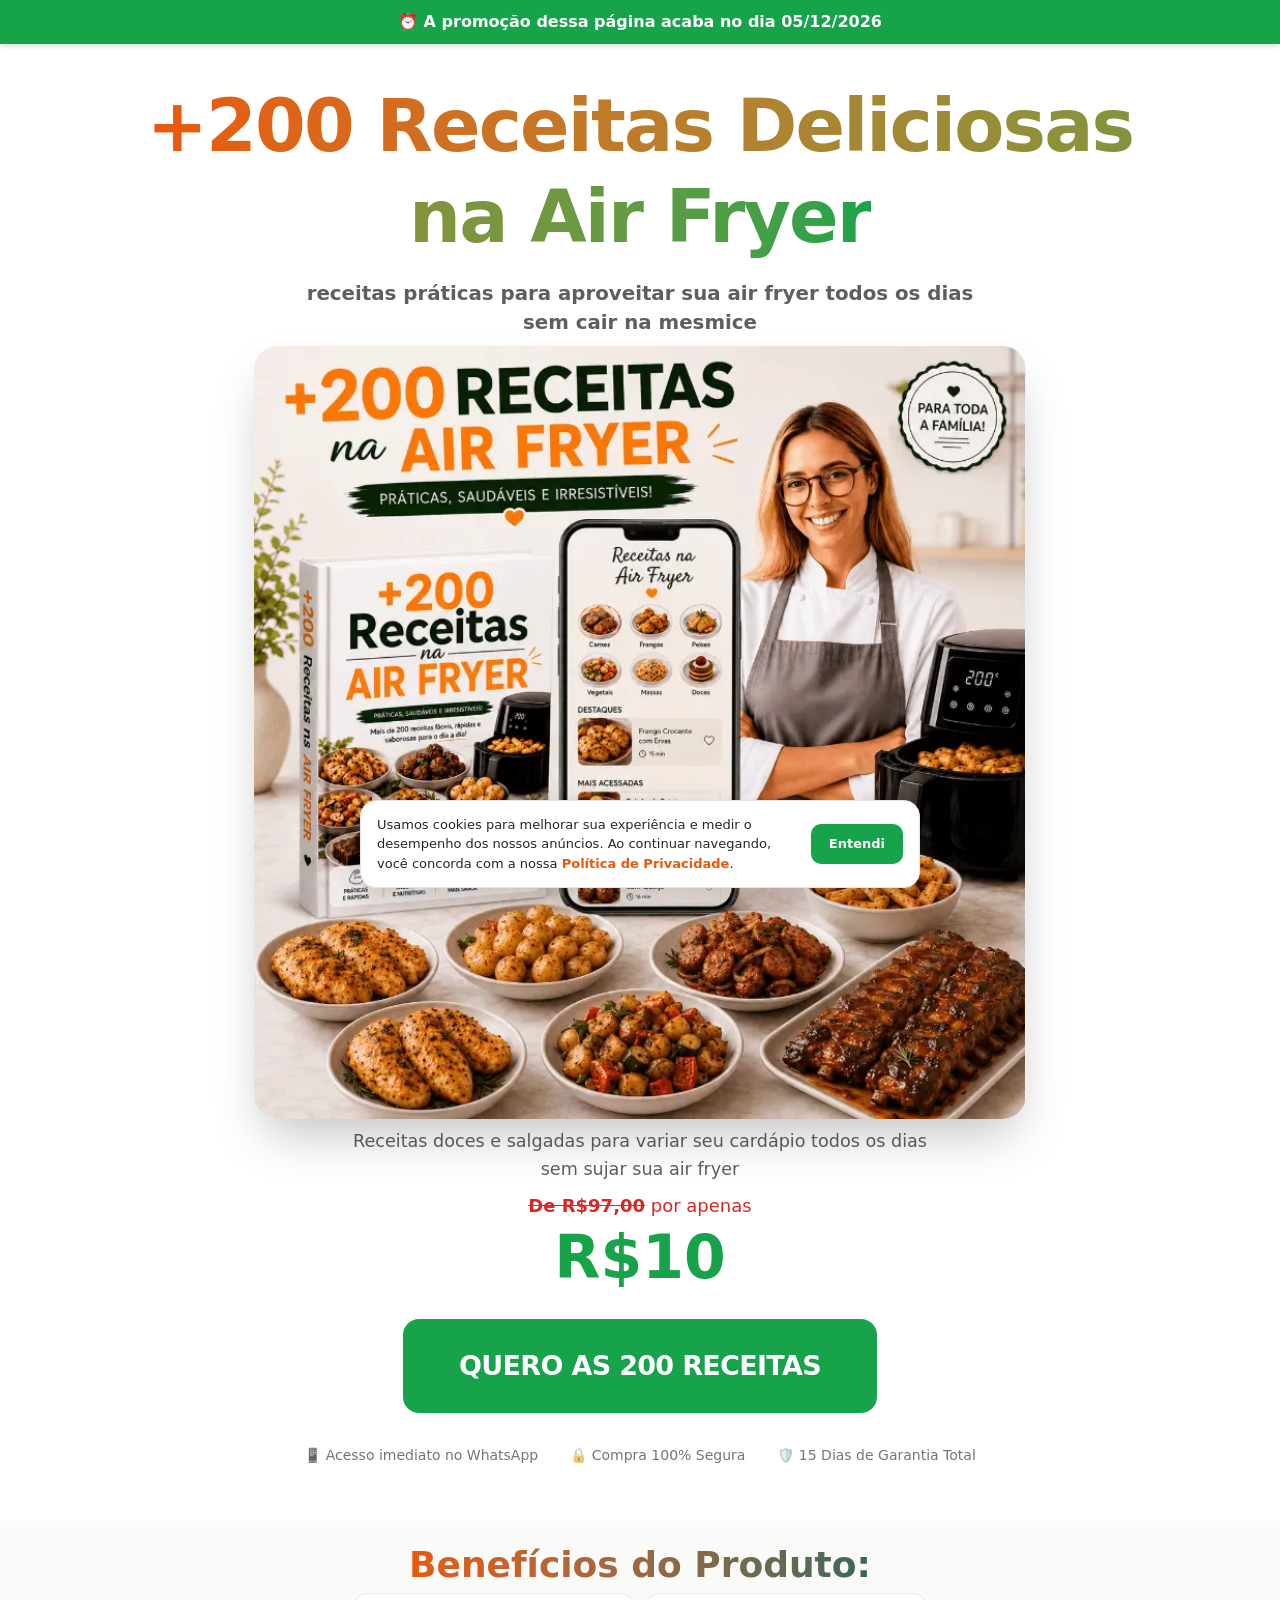
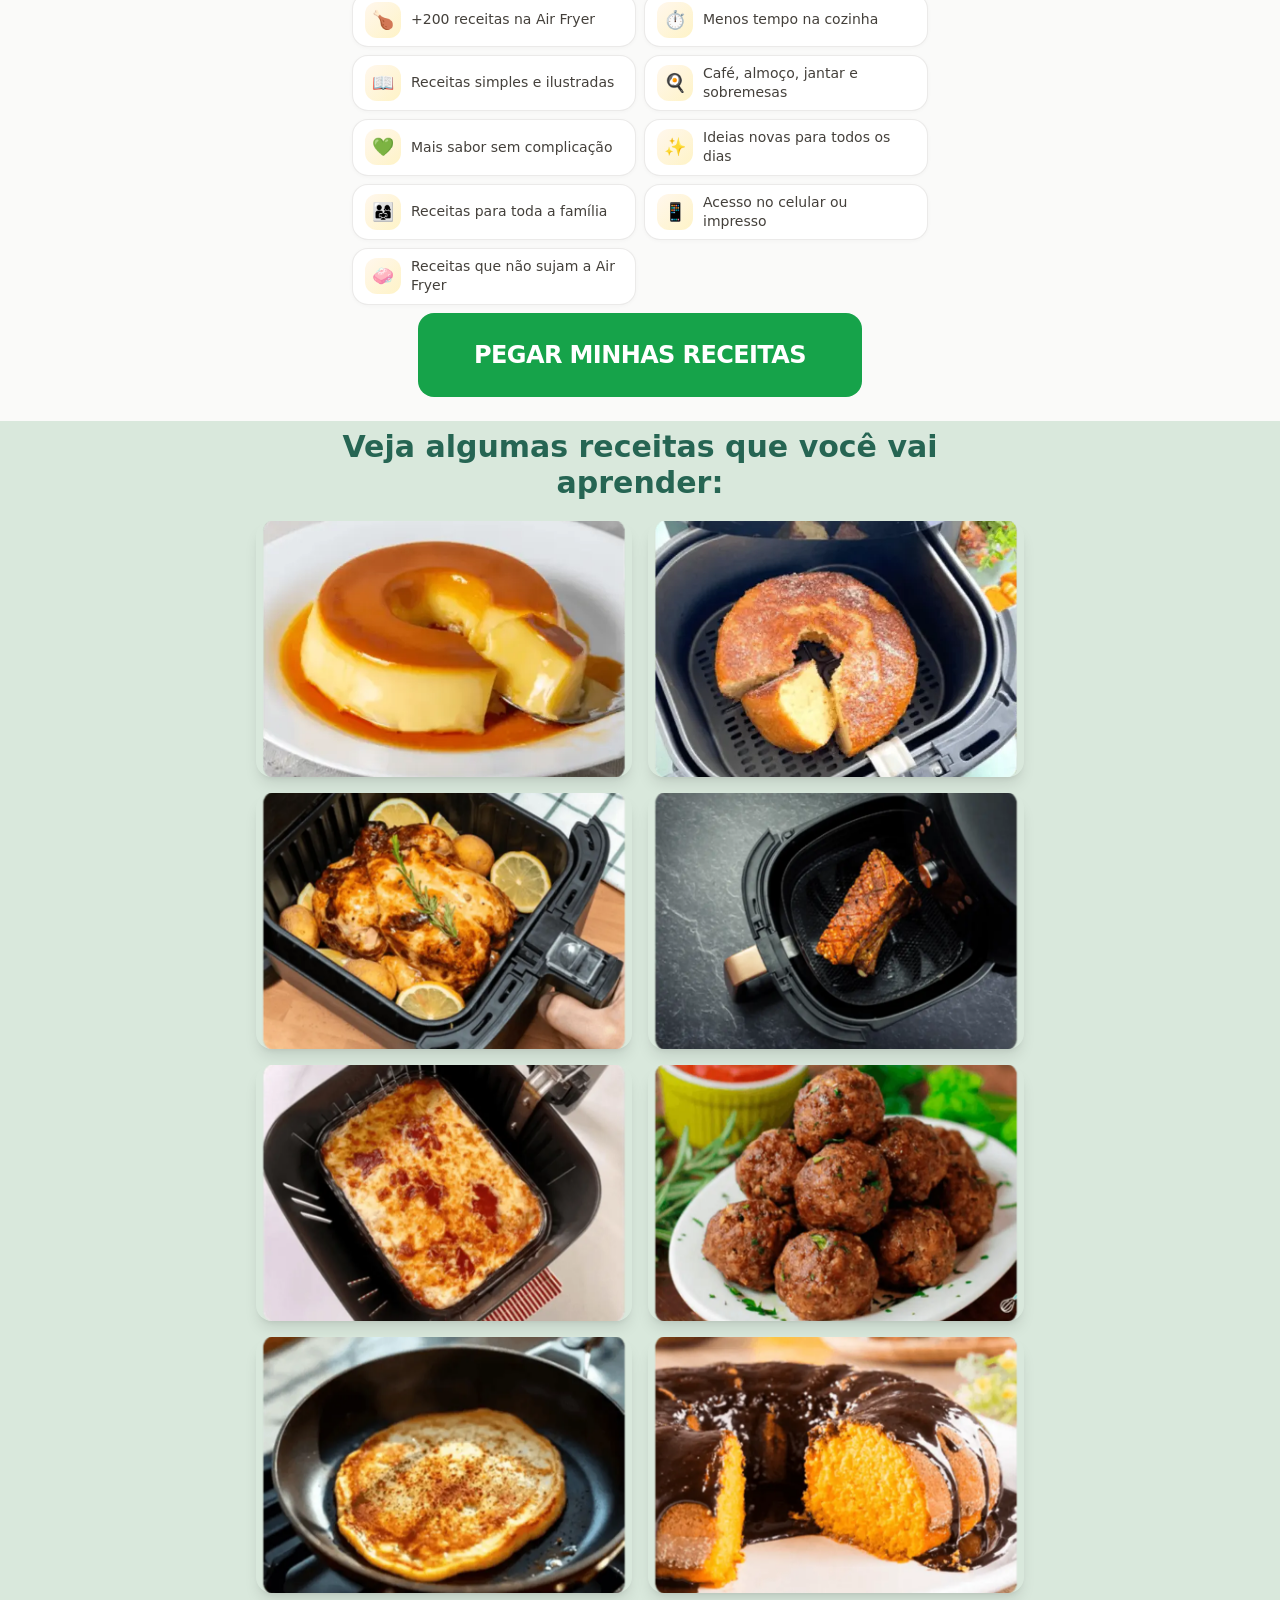
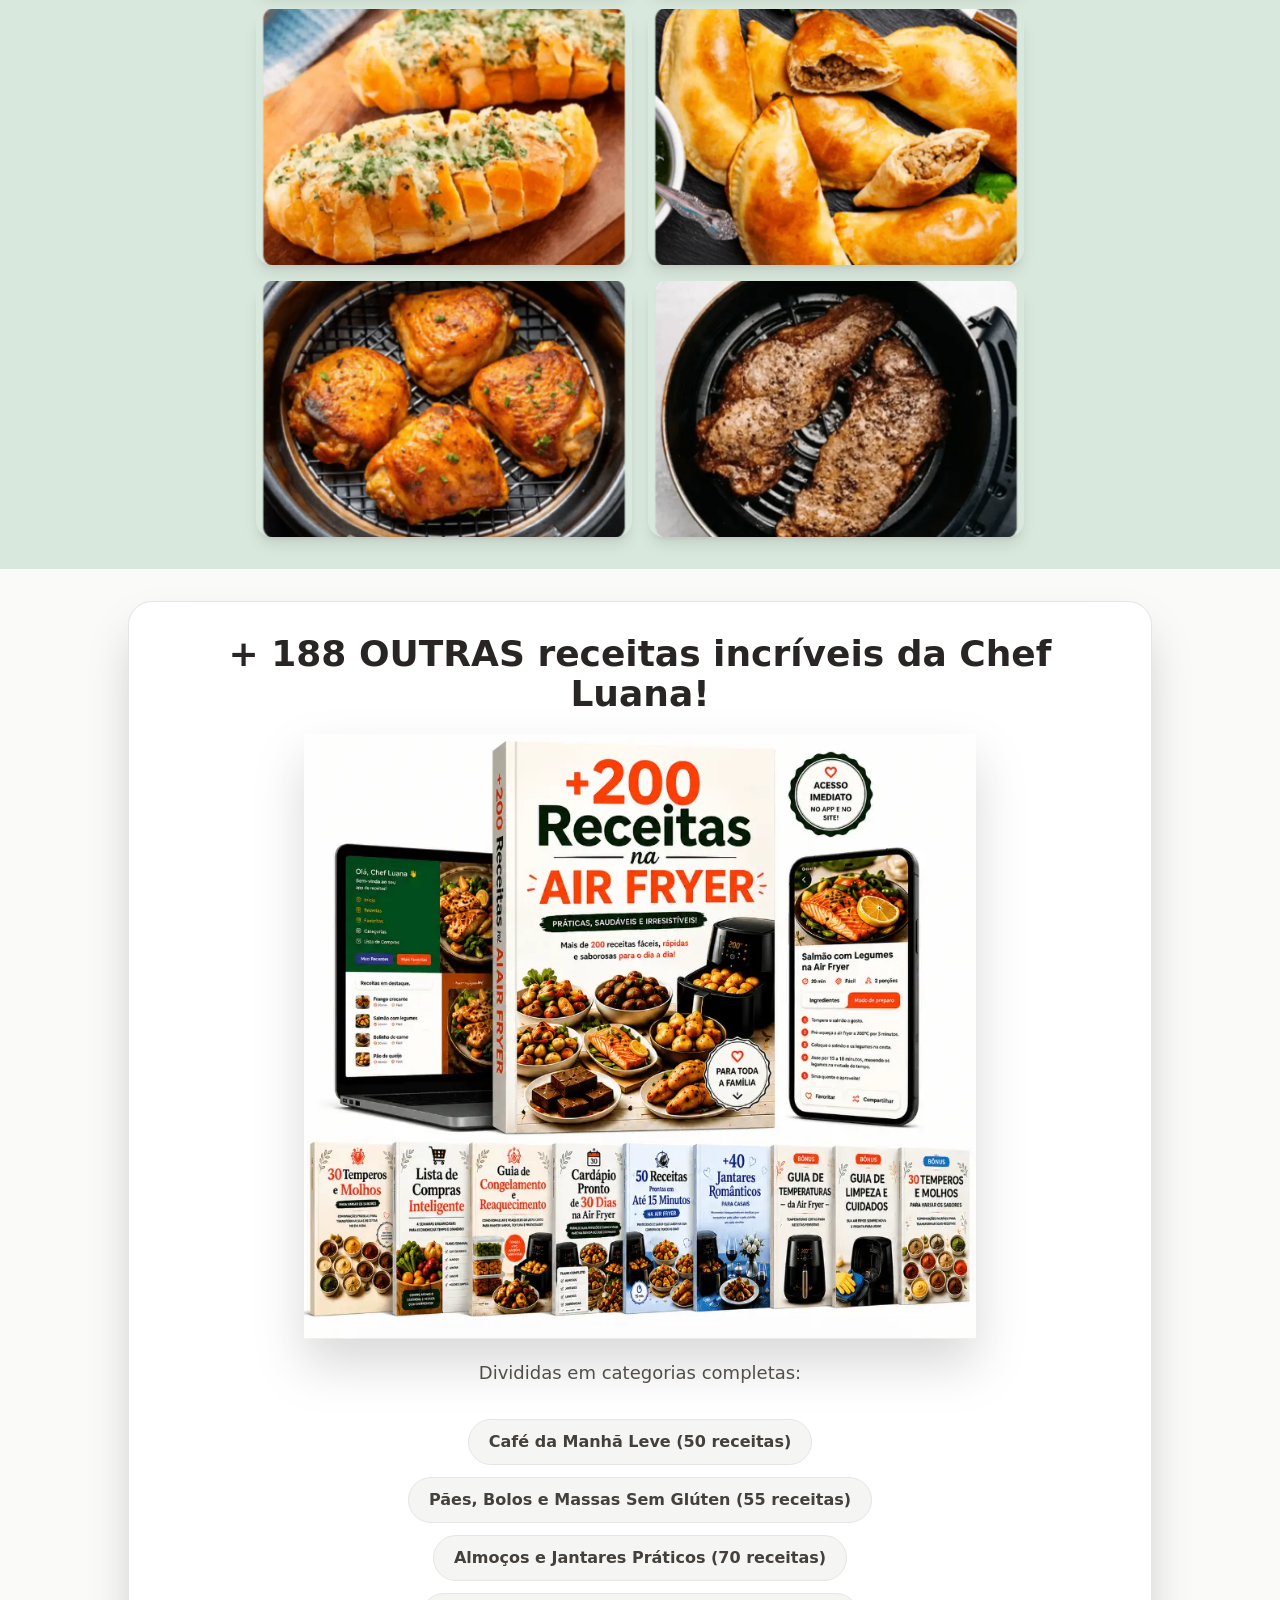
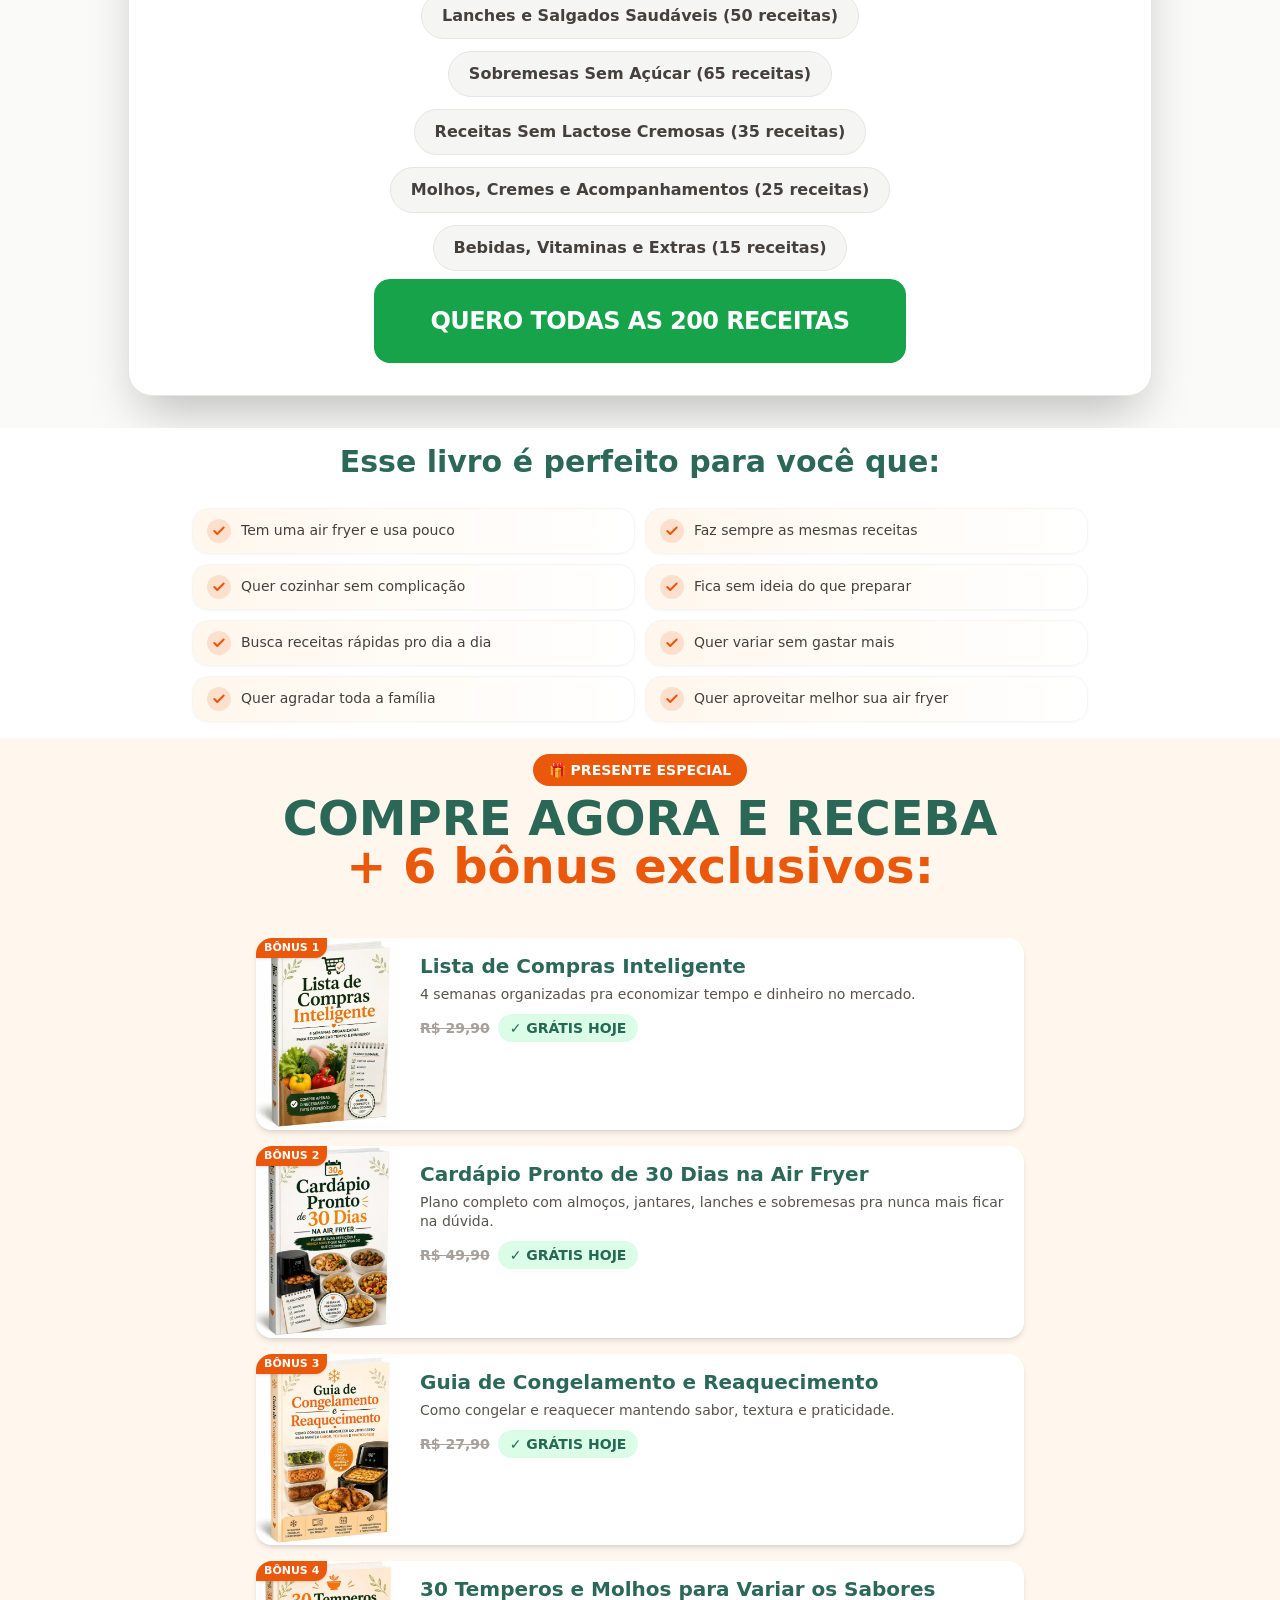
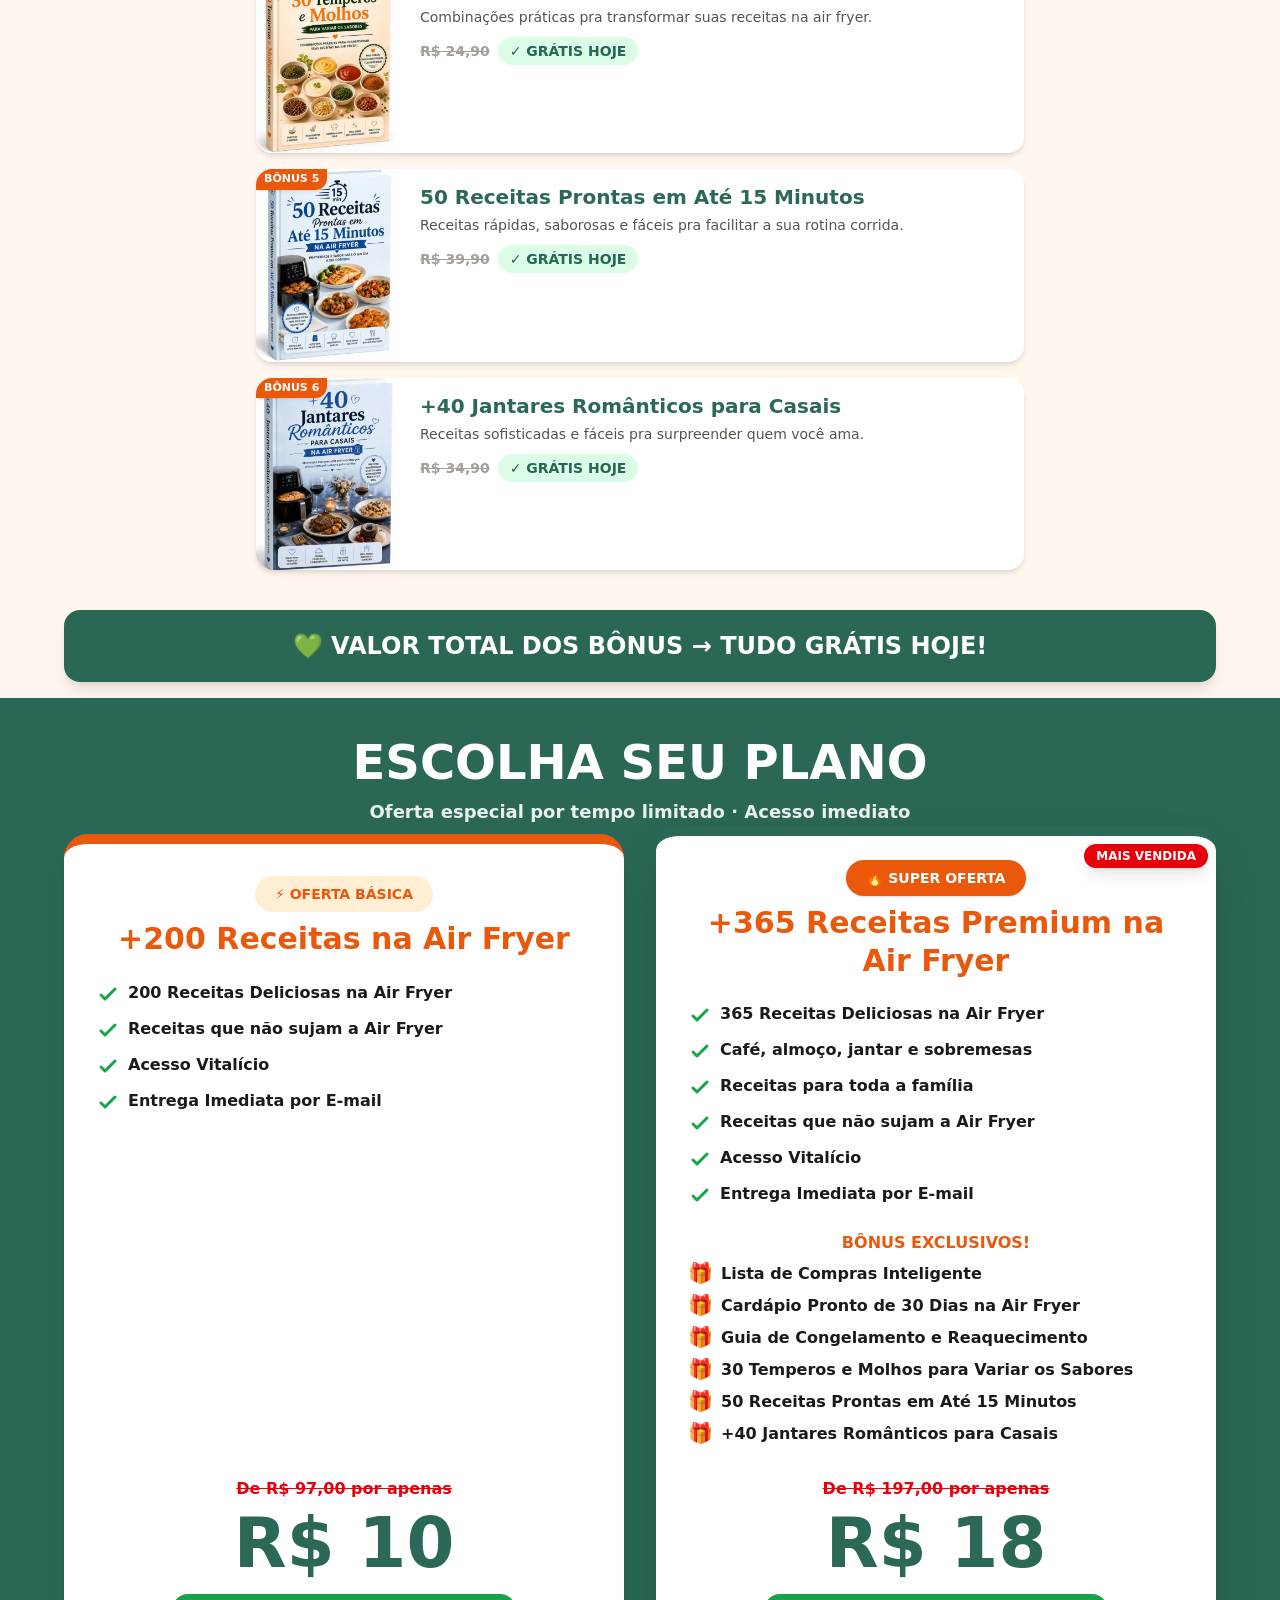
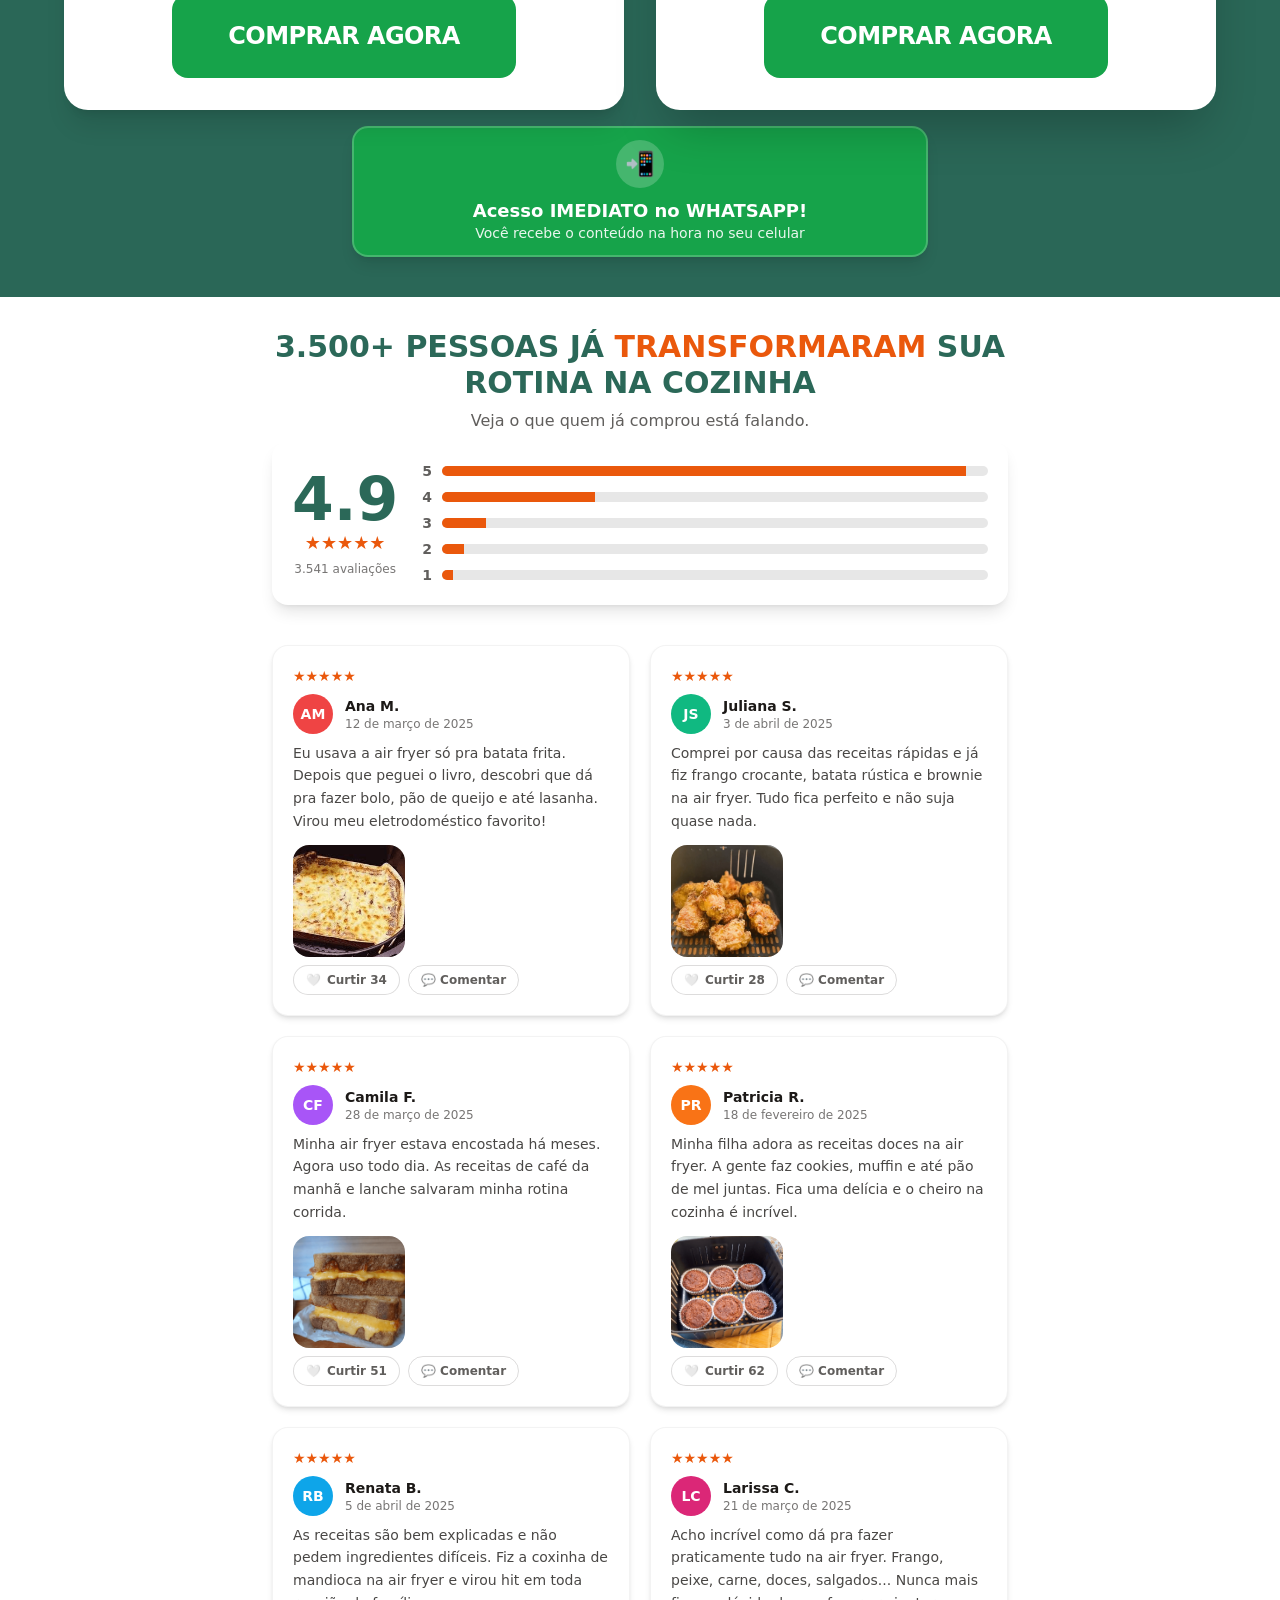
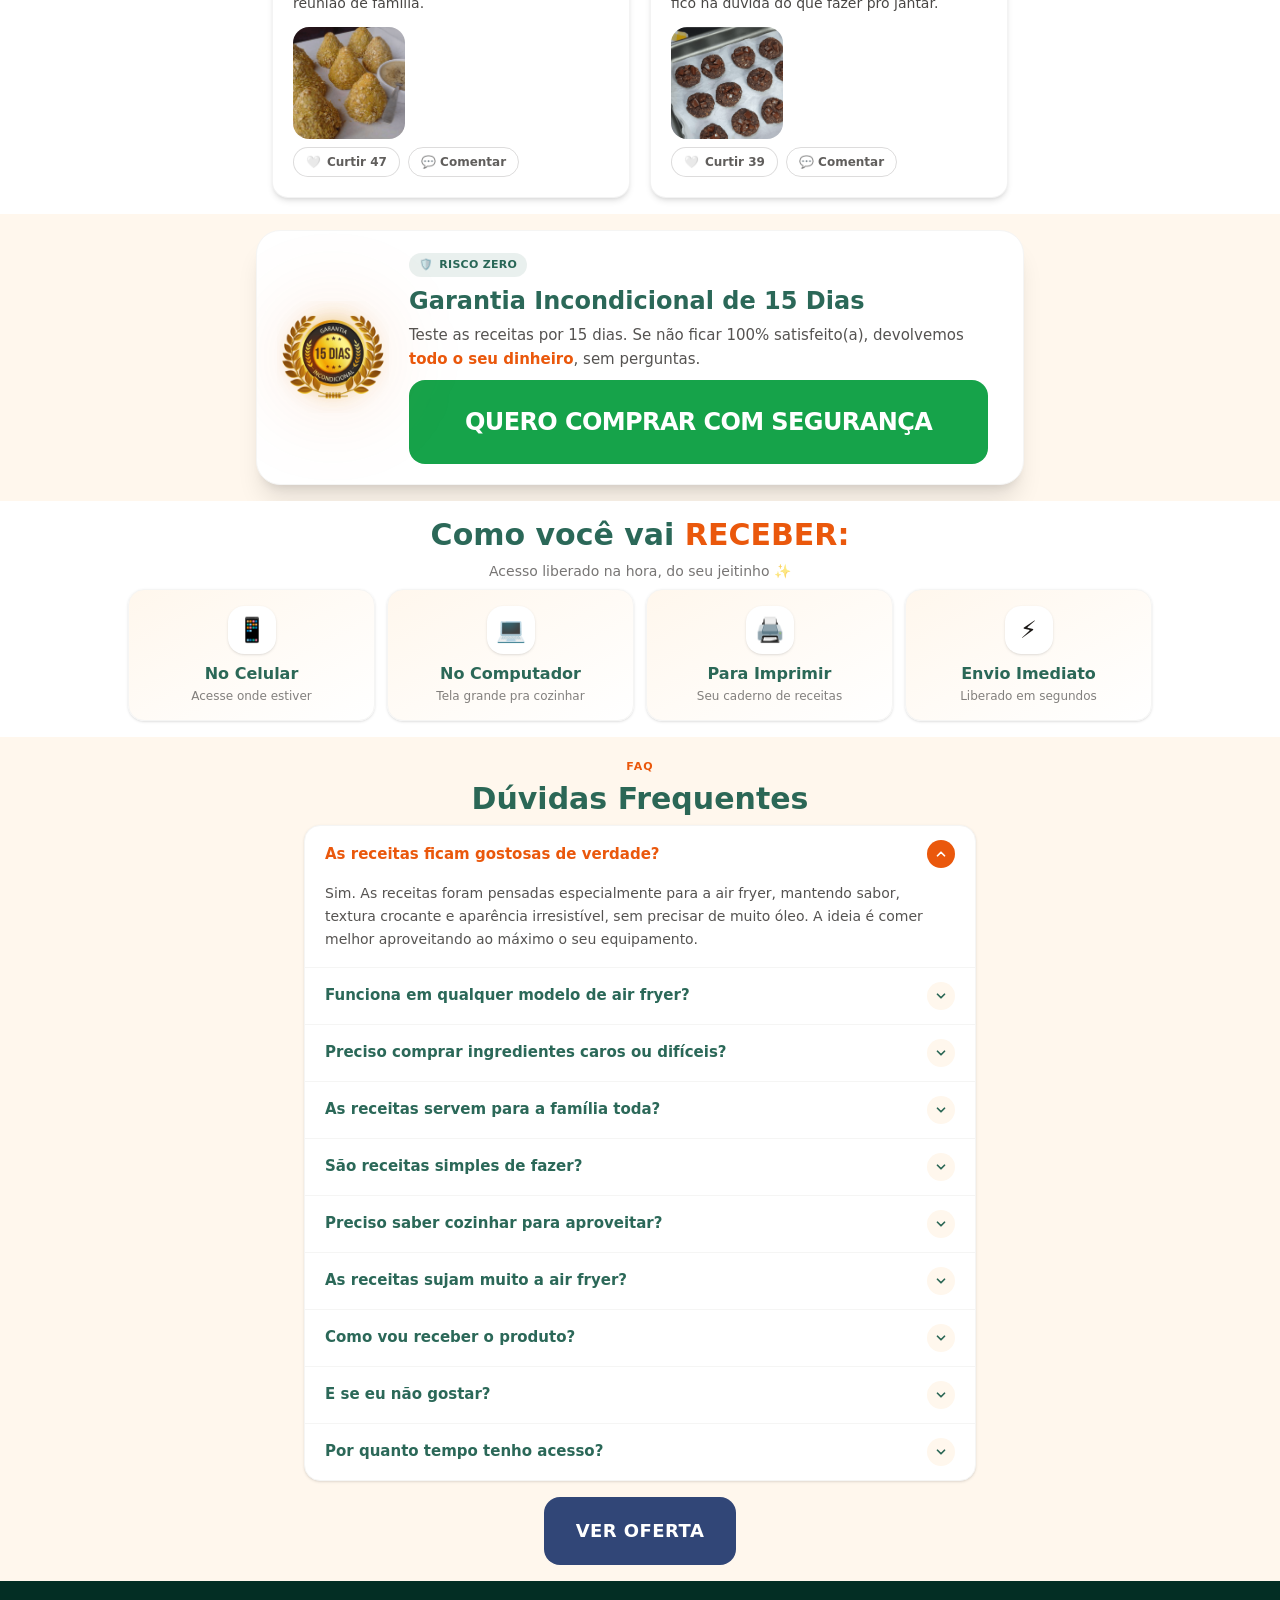
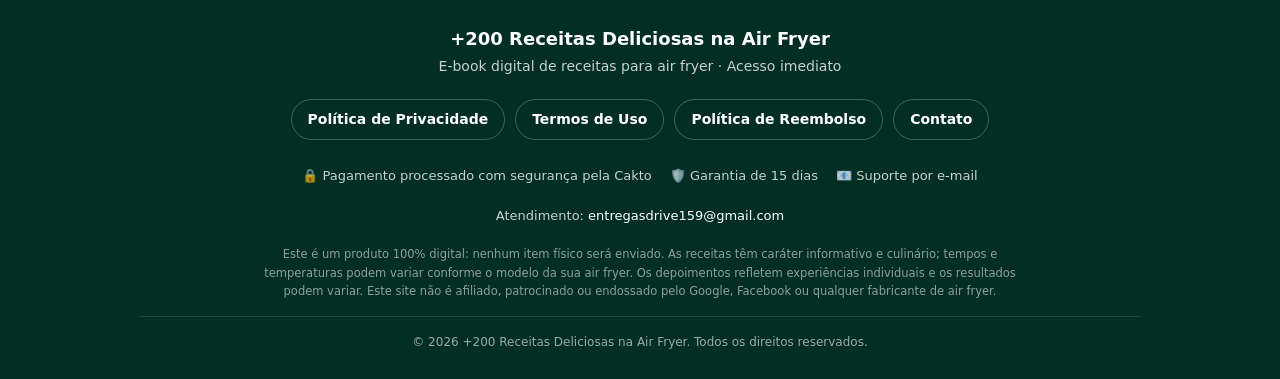
<file: index.html>
<!DOCTYPE html>
<html lang="pt-BR">
<head>
<!-- Google tag (gtag.js) -->
<script async src="https://www.googletagmanager.com/gtag/js?id=AW-18518087383"></script>
<script>
  window.dataLayer = window.dataLayer || [];
  function gtag(){dataLayer.push(arguments);}
  gtag('js', new Date());

  gtag('config', 'AW-18518087383');
</script>
<meta charset="utf-8"/>
<meta name="viewport" content="width=device-width, initial-scale=1"/>
<title>+200 Receitas Deliciosas na Air Fryer | Chef Luana Queiroz</title>
<meta name="description" content="+200 receitas práticas e saborosas na air fryer. Acesso imediato. Garantia de 15 dias."/>
<link rel="preload" as="image" href="assets/banner-airfryer-v3.webp" fetchpriority="high"/>
<link rel="stylesheet" href="styles.css"/>
<link rel="stylesheet" href="legal.css"/>
</head>
<body>
<div class="min-h-screen bg-background text-foreground"><div class="fixed top-0 left-0 right-0 z-50 bg-[#16A34A] text-white text-center py-2.5 px-2 font-bold text-[12px] sm:text-sm md:text-base shadow-md whitespace-nowrap overflow-hidden text-ellipsis">⏰ A promoção dessa página acaba no dia <span id="promo-date"></span></div><section class="bg-white text-foreground pt-16 md:pt-20 pb-10 md:pb-14 px-4"><div class="max-w-5xl mx-auto text-center"><h1 class="text-[27px] sm:text-[37px] md:text-[73px] font-black leading-[1.15] md:leading-tight mb-4 tracking-tight"><span class="bg-gradient-to-r from-[#EA580C] to-[#16A34A] bg-clip-text text-transparent">+200 Receitas Deliciosas na Air Fryer</span></h1><p class="text-[17.6px] md:text-[19.8px] font-semibold text-foreground/70 mb-2 max-w-2xl mx-auto">receitas práticas para aproveitar sua air fryer todos os dias sem cair na mesmice</p><div class="flex justify-center mb-2 sm:overflow-visible overflow-hidden"><img src="assets/banner-airfryer-v3.webp" alt="+200 Receitas Deliciosas na Air Fryer" width="1200" height="675" fetchpriority="high" decoding="async" class="w-[100%] max-w-none sm:w-full sm:max-w-[48.3rem] rounded-3xl shadow-2xl"/></div><div class="mb-2"><p class="text-[13.5px] md:text-[17.6px] font-medium text-foreground/70 max-w-xl mx-auto leading-relaxed">Receitas doces e salgadas para variar seu cardápio todos os dias sem sujar sua air fryer</p></div><div class="mb-6 flex flex-col items-center"><p class="text-base md:text-lg text-destructive font-medium"><span class="line-through font-semibold">De R$97,00</span> <span>por apenas</span></p><p class="text-5xl md:text-6xl font-extrabold text-[#16A34A] leading-tight">R$10</p></div><button type="button" class="animate-pulse-cta inline-flex items-center justify-center whitespace-nowrap max-w-full rounded-xl font-extrabold text-white uppercase tracking-tight bg-[#16A34A] hover:bg-[#15803D] transition-all hover:-translate-y-1 hover:shadow-2xl text-[17px] sm:text-xl md:text-[27px] px-6 sm:px-9 md:px-14 py-[18px] sm:py-[22px] md:py-7">QUERO AS 200 RECEITAS</button><div class="flex flex-wrap justify-center gap-4 md:gap-8 mt-8 text-sm text-foreground/60"><span>📱 Acesso imediato no WhatsApp</span><span>🔒 Compra 100% Segura</span><span>🛡️ 15 Dias de Garantia Total</span></div></div></section><section class="pt-6 pb-4 px-4 bg-background"><div class="max-w-6xl mx-auto"><div class="max-w-xl mx-auto mb-2"><h2 class="text-3xl md:text-4xl font-black text-center mb-2"><span class="bg-gradient-to-r from-[var(--brand-orange)] to-[var(--brand-green)] bg-clip-text text-transparent">Benefícios do Produto:</span></h2><div class="grid grid-cols-1 sm:grid-cols-2 gap-2 mb-2"><div class="flex items-center gap-2.5 bg-white rounded-xl px-3 py-2 border border-stone-200/80 shadow-[0_1px_4px_rgba(0,0,0,0.03)] hover:-translate-y-0.5 hover:shadow-md transition-all"><span class="flex-shrink-0 w-9 h-9 rounded-lg bg-gradient-to-br from-orange-50 to-amber-100 flex items-center justify-center text-lg">🍗</span><span class="font-medium text-[13px] md:text-sm text-stone-700 leading-snug">+200 receitas na Air Fryer</span></div><div class="flex items-center gap-2.5 bg-white rounded-xl px-3 py-2 border border-stone-200/80 shadow-[0_1px_4px_rgba(0,0,0,0.03)] hover:-translate-y-0.5 hover:shadow-md transition-all"><span class="flex-shrink-0 w-9 h-9 rounded-lg bg-gradient-to-br from-orange-50 to-amber-100 flex items-center justify-center text-lg">⏱️</span><span class="font-medium text-[13px] md:text-sm text-stone-700 leading-snug">Menos tempo na cozinha</span></div><div class="flex items-center gap-2.5 bg-white rounded-xl px-3 py-2 border border-stone-200/80 shadow-[0_1px_4px_rgba(0,0,0,0.03)] hover:-translate-y-0.5 hover:shadow-md transition-all"><span class="flex-shrink-0 w-9 h-9 rounded-lg bg-gradient-to-br from-orange-50 to-amber-100 flex items-center justify-center text-lg">📖</span><span class="font-medium text-[13px] md:text-sm text-stone-700 leading-snug">Receitas simples e ilustradas</span></div><div class="flex items-center gap-2.5 bg-white rounded-xl px-3 py-2 border border-stone-200/80 shadow-[0_1px_4px_rgba(0,0,0,0.03)] hover:-translate-y-0.5 hover:shadow-md transition-all"><span class="flex-shrink-0 w-9 h-9 rounded-lg bg-gradient-to-br from-orange-50 to-amber-100 flex items-center justify-center text-lg">🍳</span><span class="font-medium text-[13px] md:text-sm text-stone-700 leading-snug">Café, almoço, jantar e sobremesas</span></div><div class="flex items-center gap-2.5 bg-white rounded-xl px-3 py-2 border border-stone-200/80 shadow-[0_1px_4px_rgba(0,0,0,0.03)] hover:-translate-y-0.5 hover:shadow-md transition-all"><span class="flex-shrink-0 w-9 h-9 rounded-lg bg-gradient-to-br from-orange-50 to-amber-100 flex items-center justify-center text-lg">💚</span><span class="font-medium text-[13px] md:text-sm text-stone-700 leading-snug">Mais sabor sem complicação</span></div><div class="flex items-center gap-2.5 bg-white rounded-xl px-3 py-2 border border-stone-200/80 shadow-[0_1px_4px_rgba(0,0,0,0.03)] hover:-translate-y-0.5 hover:shadow-md transition-all"><span class="flex-shrink-0 w-9 h-9 rounded-lg bg-gradient-to-br from-orange-50 to-amber-100 flex items-center justify-center text-lg">✨</span><span class="font-medium text-[13px] md:text-sm text-stone-700 leading-snug">Ideias novas para todos os dias</span></div><div class="flex items-center gap-2.5 bg-white rounded-xl px-3 py-2 border border-stone-200/80 shadow-[0_1px_4px_rgba(0,0,0,0.03)] hover:-translate-y-0.5 hover:shadow-md transition-all"><span class="flex-shrink-0 w-9 h-9 rounded-lg bg-gradient-to-br from-orange-50 to-amber-100 flex items-center justify-center text-lg">👨‍👩‍👧</span><span class="font-medium text-[13px] md:text-sm text-stone-700 leading-snug">Receitas para toda a família</span></div><div class="flex items-center gap-2.5 bg-white rounded-xl px-3 py-2 border border-stone-200/80 shadow-[0_1px_4px_rgba(0,0,0,0.03)] hover:-translate-y-0.5 hover:shadow-md transition-all"><span class="flex-shrink-0 w-9 h-9 rounded-lg bg-gradient-to-br from-orange-50 to-amber-100 flex items-center justify-center text-lg">📱</span><span class="font-medium text-[13px] md:text-sm text-stone-700 leading-snug">Acesso no celular ou impresso</span></div><div class="flex items-center gap-2.5 bg-white rounded-xl px-3 py-2 border border-stone-200/80 shadow-[0_1px_4px_rgba(0,0,0,0.03)] hover:-translate-y-0.5 hover:shadow-md transition-all"><span class="flex-shrink-0 w-9 h-9 rounded-lg bg-gradient-to-br from-orange-50 to-amber-100 flex items-center justify-center text-lg">🧼</span><span class="font-medium text-[13px] md:text-sm text-stone-700 leading-snug">Receitas que não sujam a Air Fryer</span></div></div><div class="text-center"><button type="button" class="animate-pulse-cta inline-flex items-center justify-center whitespace-nowrap max-w-full rounded-xl font-extrabold text-white uppercase tracking-tight bg-[#16A34A] hover:bg-[#15803D] transition-all hover:-translate-y-1 hover:shadow-2xl text-[15px] sm:text-xl md:text-2xl px-5 sm:px-9 md:px-14 py-[15px] sm:py-[22px] md:py-[26px]">Pegar minhas receitas</button></div></div></div></section><section class="pt-2 pb-8 px-3 bg-[#D9E8DC]"><div class="max-w-3xl mx-auto"><h2 class="text-2xl md:text-3xl font-black text-center mb-5 text-[var(--brand-green)]">Veja algumas receitas que você vai aprender:</h2><div class="grid grid-cols-2 gap-3 md:gap-4"><div class="rounded-2xl shadow-lg overflow-hidden hover:-translate-y-1 transition-transform"><img src="assets/recipe-11.webp" alt="Receita air fryer 1" width="800" height="600" loading="lazy" decoding="async" class="block w-full h-44 md:h-64 object-cover"/></div><div class="rounded-2xl shadow-lg overflow-hidden hover:-translate-y-1 transition-transform"><img src="assets/recipe-12.webp" alt="Receita air fryer 2" width="800" height="600" loading="lazy" decoding="async" class="block w-full h-44 md:h-64 object-cover"/></div><div class="rounded-2xl shadow-lg overflow-hidden hover:-translate-y-1 transition-transform"><img src="assets/recipe-01.webp" alt="Receita air fryer 3" width="800" height="600" loading="lazy" decoding="async" class="block w-full h-44 md:h-64 object-cover"/></div><div class="rounded-2xl shadow-lg overflow-hidden hover:-translate-y-1 transition-transform"><img src="assets/recipe-02.webp" alt="Receita air fryer 4" width="800" height="600" loading="lazy" decoding="async" class="block w-full h-44 md:h-64 object-cover"/></div><div class="rounded-2xl shadow-lg overflow-hidden hover:-translate-y-1 transition-transform"><img src="assets/recipe-03.webp" alt="Receita air fryer 5" width="800" height="600" loading="lazy" decoding="async" class="block w-full h-44 md:h-64 object-cover"/></div><div class="rounded-2xl shadow-lg overflow-hidden hover:-translate-y-1 transition-transform"><img src="assets/recipe-04.webp" alt="Receita air fryer 6" width="800" height="600" loading="lazy" decoding="async" class="block w-full h-44 md:h-64 object-cover"/></div><div class="rounded-2xl shadow-lg overflow-hidden hover:-translate-y-1 transition-transform"><img src="assets/recipe-05.webp" alt="Receita air fryer 7" width="800" height="600" loading="lazy" decoding="async" class="block w-full h-44 md:h-64 object-cover"/></div><div class="rounded-2xl shadow-lg overflow-hidden hover:-translate-y-1 transition-transform"><img src="assets/recipe-06.webp" alt="Receita air fryer 8" width="800" height="600" loading="lazy" decoding="async" class="block w-full h-44 md:h-64 object-cover"/></div><div class="rounded-2xl shadow-lg overflow-hidden hover:-translate-y-1 transition-transform"><img src="assets/recipe-07.webp" alt="Receita air fryer 9" width="800" height="600" loading="lazy" decoding="async" class="block w-full h-44 md:h-64 object-cover"/></div><div class="rounded-2xl shadow-lg overflow-hidden hover:-translate-y-1 transition-transform"><img src="assets/recipe-08.webp" alt="Receita air fryer 10" width="800" height="600" loading="lazy" decoding="async" class="block w-full h-44 md:h-64 object-cover"/></div><div class="rounded-2xl shadow-lg overflow-hidden hover:-translate-y-1 transition-transform"><img src="assets/recipe-09.webp" alt="Receita air fryer 11" width="800" height="600" loading="lazy" decoding="async" class="block w-full h-44 md:h-64 object-cover"/></div><div class="rounded-2xl shadow-lg overflow-hidden hover:-translate-y-1 transition-transform"><img src="assets/recipe-10.webp" alt="Receita air fryer 12" width="800" height="600" loading="lazy" decoding="async" class="block w-full h-44 md:h-64 object-cover"/></div></div></div></section><section class="py-8 px-4 bg-background"><div class="max-w-5xl mx-auto"><div class="bg-white text-stone-700 rounded-3xl p-5 md:p-8 shadow-2xl border border-stone-200"><h2 class="text-3xl md:text-4xl font-black text-center mb-3 text-stone-800">+ 188 OUTRAS receitas incríveis da Chef Luana!</h2><div class="flex justify-center my-4 md:my-5"><img src="assets/recipes-showcase-airfryer-v2.webp" alt="Mosaico com prévia das 188 receitas extras da Chef Luana" width="1024" height="768" loading="lazy" decoding="async" class="w-full max-w-2xl h-auto drop-shadow-2xl"/></div><p class="text-center text-stone-600 mb-8 text-base md:text-lg">Divididas em categorias completas:</p><div class="flex flex-col items-center gap-2 md:gap-3 mb-2"><span class="bg-stone-100 border border-stone-200 rounded-full px-4 md:px-5 py-2 md:py-2.5 text-[11px] md:text-base font-semibold text-center whitespace-nowrap text-stone-700">Café da Manhã Leve (50 receitas)</span><span class="bg-stone-100 border border-stone-200 rounded-full px-4 md:px-5 py-2 md:py-2.5 text-[11px] md:text-base font-semibold text-center whitespace-nowrap text-stone-700">Pães, Bolos e Massas Sem Glúten (55 receitas)</span><span class="bg-stone-100 border border-stone-200 rounded-full px-4 md:px-5 py-2 md:py-2.5 text-[11px] md:text-base font-semibold text-center whitespace-nowrap text-stone-700">Almoços e Jantares Práticos (70 receitas)</span><span class="bg-stone-100 border border-stone-200 rounded-full px-4 md:px-5 py-2 md:py-2.5 text-[11px] md:text-base font-semibold text-center whitespace-nowrap text-stone-700">Lanches e Salgados Saudáveis (50 receitas)</span><span class="bg-stone-100 border border-stone-200 rounded-full px-4 md:px-5 py-2 md:py-2.5 text-[11px] md:text-base font-semibold text-center whitespace-nowrap text-stone-700">Sobremesas Sem Açúcar (65 receitas)</span><span class="bg-stone-100 border border-stone-200 rounded-full px-4 md:px-5 py-2 md:py-2.5 text-[11px] md:text-base font-semibold text-center whitespace-nowrap text-stone-700">Receitas Sem Lactose Cremosas (35 receitas)</span><span class="bg-stone-100 border border-stone-200 rounded-full px-4 md:px-5 py-2 md:py-2.5 text-[11px] md:text-base font-semibold text-center whitespace-nowrap text-stone-700">Molhos, Cremes e Acompanhamentos (25 receitas)</span><span class="bg-stone-100 border border-stone-200 rounded-full px-4 md:px-5 py-2 md:py-2.5 text-[11px] md:text-base font-semibold text-center whitespace-nowrap text-stone-700">Bebidas, Vitaminas e Extras (15 receitas)</span></div><div class="text-center"><button type="button" class="animate-pulse-cta inline-flex items-center justify-center whitespace-nowrap max-w-full rounded-xl font-extrabold text-white uppercase tracking-tight bg-[#16A34A] hover:bg-[#15803D] transition-all hover:-translate-y-1 hover:shadow-2xl text-[15px] sm:text-xl md:text-2xl px-5 sm:px-9 md:px-14 py-[15px] sm:py-[22px] md:py-[26px]">QUERO TODAS AS 200 RECEITAS</button></div></div></div></section><section class="py-4 px-4 bg-white"><div class="max-w-4xl mx-auto"><h2 class="text-2xl md:text-3xl font-black text-center mb-7 text-[var(--brand-green)]">Esse livro é perfeito para você que:</h2><div class="grid md:grid-cols-2 gap-2.5"><div class="flex items-center gap-2.5 bg-gradient-to-r from-[var(--brand-cream)] to-white rounded-xl px-3.5 py-2.5 border border-stone-100 shadow-[0_1px_3px_rgba(0,0,0,0.03)] hover:-translate-y-0.5 hover:shadow-md transition-all"><span class="flex-shrink-0 w-6 h-6 rounded-full bg-[var(--brand-orange)]/15 flex items-center justify-center"><svg xmlns="http://www.w3.org/2000/svg" class="w-3.5 h-3.5 text-[var(--brand-orange)]" viewBox="0 0 24 24" fill="none" stroke="currentColor" stroke-width="3.5" stroke-linecap="round" stroke-linejoin="round"><polyline points="20 6 9 17 4 12"></polyline></svg></span><span class="font-medium text-[13px] md:text-sm text-stone-700 leading-snug">Tem uma air fryer e usa pouco</span></div><div class="flex items-center gap-2.5 bg-gradient-to-r from-[var(--brand-cream)] to-white rounded-xl px-3.5 py-2.5 border border-stone-100 shadow-[0_1px_3px_rgba(0,0,0,0.03)] hover:-translate-y-0.5 hover:shadow-md transition-all"><span class="flex-shrink-0 w-6 h-6 rounded-full bg-[var(--brand-orange)]/15 flex items-center justify-center"><svg xmlns="http://www.w3.org/2000/svg" class="w-3.5 h-3.5 text-[var(--brand-orange)]" viewBox="0 0 24 24" fill="none" stroke="currentColor" stroke-width="3.5" stroke-linecap="round" stroke-linejoin="round"><polyline points="20 6 9 17 4 12"></polyline></svg></span><span class="font-medium text-[13px] md:text-sm text-stone-700 leading-snug">Faz sempre as mesmas receitas</span></div><div class="flex items-center gap-2.5 bg-gradient-to-r from-[var(--brand-cream)] to-white rounded-xl px-3.5 py-2.5 border border-stone-100 shadow-[0_1px_3px_rgba(0,0,0,0.03)] hover:-translate-y-0.5 hover:shadow-md transition-all"><span class="flex-shrink-0 w-6 h-6 rounded-full bg-[var(--brand-orange)]/15 flex items-center justify-center"><svg xmlns="http://www.w3.org/2000/svg" class="w-3.5 h-3.5 text-[var(--brand-orange)]" viewBox="0 0 24 24" fill="none" stroke="currentColor" stroke-width="3.5" stroke-linecap="round" stroke-linejoin="round"><polyline points="20 6 9 17 4 12"></polyline></svg></span><span class="font-medium text-[13px] md:text-sm text-stone-700 leading-snug">Quer cozinhar sem complicação</span></div><div class="flex items-center gap-2.5 bg-gradient-to-r from-[var(--brand-cream)] to-white rounded-xl px-3.5 py-2.5 border border-stone-100 shadow-[0_1px_3px_rgba(0,0,0,0.03)] hover:-translate-y-0.5 hover:shadow-md transition-all"><span class="flex-shrink-0 w-6 h-6 rounded-full bg-[var(--brand-orange)]/15 flex items-center justify-center"><svg xmlns="http://www.w3.org/2000/svg" class="w-3.5 h-3.5 text-[var(--brand-orange)]" viewBox="0 0 24 24" fill="none" stroke="currentColor" stroke-width="3.5" stroke-linecap="round" stroke-linejoin="round"><polyline points="20 6 9 17 4 12"></polyline></svg></span><span class="font-medium text-[13px] md:text-sm text-stone-700 leading-snug">Fica sem ideia do que preparar</span></div><div class="flex items-center gap-2.5 bg-gradient-to-r from-[var(--brand-cream)] to-white rounded-xl px-3.5 py-2.5 border border-stone-100 shadow-[0_1px_3px_rgba(0,0,0,0.03)] hover:-translate-y-0.5 hover:shadow-md transition-all"><span class="flex-shrink-0 w-6 h-6 rounded-full bg-[var(--brand-orange)]/15 flex items-center justify-center"><svg xmlns="http://www.w3.org/2000/svg" class="w-3.5 h-3.5 text-[var(--brand-orange)]" viewBox="0 0 24 24" fill="none" stroke="currentColor" stroke-width="3.5" stroke-linecap="round" stroke-linejoin="round"><polyline points="20 6 9 17 4 12"></polyline></svg></span><span class="font-medium text-[13px] md:text-sm text-stone-700 leading-snug">Busca receitas rápidas pro dia a dia</span></div><div class="flex items-center gap-2.5 bg-gradient-to-r from-[var(--brand-cream)] to-white rounded-xl px-3.5 py-2.5 border border-stone-100 shadow-[0_1px_3px_rgba(0,0,0,0.03)] hover:-translate-y-0.5 hover:shadow-md transition-all"><span class="flex-shrink-0 w-6 h-6 rounded-full bg-[var(--brand-orange)]/15 flex items-center justify-center"><svg xmlns="http://www.w3.org/2000/svg" class="w-3.5 h-3.5 text-[var(--brand-orange)]" viewBox="0 0 24 24" fill="none" stroke="currentColor" stroke-width="3.5" stroke-linecap="round" stroke-linejoin="round"><polyline points="20 6 9 17 4 12"></polyline></svg></span><span class="font-medium text-[13px] md:text-sm text-stone-700 leading-snug">Quer variar sem gastar mais</span></div><div class="flex items-center gap-2.5 bg-gradient-to-r from-[var(--brand-cream)] to-white rounded-xl px-3.5 py-2.5 border border-stone-100 shadow-[0_1px_3px_rgba(0,0,0,0.03)] hover:-translate-y-0.5 hover:shadow-md transition-all"><span class="flex-shrink-0 w-6 h-6 rounded-full bg-[var(--brand-orange)]/15 flex items-center justify-center"><svg xmlns="http://www.w3.org/2000/svg" class="w-3.5 h-3.5 text-[var(--brand-orange)]" viewBox="0 0 24 24" fill="none" stroke="currentColor" stroke-width="3.5" stroke-linecap="round" stroke-linejoin="round"><polyline points="20 6 9 17 4 12"></polyline></svg></span><span class="font-medium text-[13px] md:text-sm text-stone-700 leading-snug">Quer agradar toda a família</span></div><div class="flex items-center gap-2.5 bg-gradient-to-r from-[var(--brand-cream)] to-white rounded-xl px-3.5 py-2.5 border border-stone-100 shadow-[0_1px_3px_rgba(0,0,0,0.03)] hover:-translate-y-0.5 hover:shadow-md transition-all"><span class="flex-shrink-0 w-6 h-6 rounded-full bg-[var(--brand-orange)]/15 flex items-center justify-center"><svg xmlns="http://www.w3.org/2000/svg" class="w-3.5 h-3.5 text-[var(--brand-orange)]" viewBox="0 0 24 24" fill="none" stroke="currentColor" stroke-width="3.5" stroke-linecap="round" stroke-linejoin="round"><polyline points="20 6 9 17 4 12"></polyline></svg></span><span class="font-medium text-[13px] md:text-sm text-stone-700 leading-snug">Quer aproveitar melhor sua air fryer</span></div></div></div></section><section class="py-4 px-4 bg-[var(--brand-cream)]"><div class="max-w-6xl mx-auto text-center"><span class="inline-block bg-[var(--brand-orange)] text-white text-xs md:text-sm font-bold uppercase px-4 py-1.5 rounded-full mb-2">🎁 Presente Especial</span><h2 class="text-3xl md:text-5xl font-black mb-12 text-[var(--brand-green)]">COMPRE AGORA E RECEBA <br class="hidden md:block"/><span class="text-[var(--brand-orange)]">+ 6 bônus exclusivos:</span></h2><div class="flex flex-col gap-3 md:gap-4 mb-10 max-w-3xl mx-auto"><div class="relative bg-white rounded-2xl shadow-md overflow-hidden flex items-stretch gap-3 md:gap-5 text-left"><div class="relative flex-shrink-0"><img src="assets/bonus-lista-compras.webp" alt="Lista de compras inteligente para air fryer" loading="lazy" width="400" height="400" class="w-24 h-full md:w-36 object-cover"/><span class="absolute top-0 left-0 bg-[var(--brand-orange)] text-white text-[9px] md:text-[11px] font-black uppercase px-2 py-0.5 rounded-br-lg rounded-tl-lg shadow">BÔNUS 1</span></div><div class="flex-1 min-w-0 py-3 pr-3 md:py-4 md:pr-5"><h3 class="font-black text-[15px] md:text-xl text-[var(--brand-green)] leading-tight mb-1.5">Lista de Compras Inteligente</h3><p class="text-[12px] md:text-sm text-stone-600 leading-snug mb-2.5">4 semanas organizadas pra economizar tempo e dinheiro no mercado.</p><div class="flex items-center gap-2 flex-wrap"><span class="text-stone-400 line-through font-bold text-[12px] md:text-sm">R$ 29,90</span><span class="inline-flex items-center gap-1 bg-green-100 text-[var(--brand-green)] text-[11px] md:text-sm font-black uppercase px-3 py-1 rounded-full">✓ Grátis Hoje</span></div></div></div><div class="relative bg-white rounded-2xl shadow-md overflow-hidden flex items-stretch gap-3 md:gap-5 text-left"><div class="relative flex-shrink-0"><img src="assets/bonus-cardapio-30.webp" alt="Cardápio pronto de 30 dias na air fryer" loading="lazy" width="400" height="400" class="w-24 h-full md:w-36 object-cover"/><span class="absolute top-0 left-0 bg-[var(--brand-orange)] text-white text-[9px] md:text-[11px] font-black uppercase px-2 py-0.5 rounded-br-lg rounded-tl-lg shadow">BÔNUS 2</span></div><div class="flex-1 min-w-0 py-3 pr-3 md:py-4 md:pr-5"><h3 class="font-black text-[15px] md:text-xl text-[var(--brand-green)] leading-tight mb-1.5">Cardápio Pronto de 30 Dias na Air Fryer</h3><p class="text-[12px] md:text-sm text-stone-600 leading-snug mb-2.5">Plano completo com almoços, jantares, lanches e sobremesas pra nunca mais ficar na dúvida.</p><div class="flex items-center gap-2 flex-wrap"><span class="text-stone-400 line-through font-bold text-[12px] md:text-sm">R$ 49,90</span><span class="inline-flex items-center gap-1 bg-green-100 text-[var(--brand-green)] text-[11px] md:text-sm font-black uppercase px-3 py-1 rounded-full">✓ Grátis Hoje</span></div></div></div><div class="relative bg-white rounded-2xl shadow-md overflow-hidden flex items-stretch gap-3 md:gap-5 text-left"><div class="relative flex-shrink-0"><img src="assets/bonus-congelamento.webp" alt="Guia de congelamento e reaquecimento de receitas" loading="lazy" width="400" height="400" class="w-24 h-full md:w-36 object-cover"/><span class="absolute top-0 left-0 bg-[var(--brand-orange)] text-white text-[9px] md:text-[11px] font-black uppercase px-2 py-0.5 rounded-br-lg rounded-tl-lg shadow">BÔNUS 3</span></div><div class="flex-1 min-w-0 py-3 pr-3 md:py-4 md:pr-5"><h3 class="font-black text-[15px] md:text-xl text-[var(--brand-green)] leading-tight mb-1.5">Guia de Congelamento e Reaquecimento</h3><p class="text-[12px] md:text-sm text-stone-600 leading-snug mb-2.5">Como congelar e reaquecer mantendo sabor, textura e praticidade.</p><div class="flex items-center gap-2 flex-wrap"><span class="text-stone-400 line-through font-bold text-[12px] md:text-sm">R$ 27,90</span><span class="inline-flex items-center gap-1 bg-green-100 text-[var(--brand-green)] text-[11px] md:text-sm font-black uppercase px-3 py-1 rounded-full">✓ Grátis Hoje</span></div></div></div><div class="relative bg-white rounded-2xl shadow-md overflow-hidden flex items-stretch gap-3 md:gap-5 text-left"><div class="relative flex-shrink-0"><img src="assets/bonus-temperos.webp" alt="30 temperos e molhos para air fryer" loading="lazy" width="400" height="400" class="w-24 h-full md:w-36 object-cover"/><span class="absolute top-0 left-0 bg-[var(--brand-orange)] text-white text-[9px] md:text-[11px] font-black uppercase px-2 py-0.5 rounded-br-lg rounded-tl-lg shadow">BÔNUS 4</span></div><div class="flex-1 min-w-0 py-3 pr-3 md:py-4 md:pr-5"><h3 class="font-black text-[15px] md:text-xl text-[var(--brand-green)] leading-tight mb-1.5">30 Temperos e Molhos para Variar os Sabores</h3><p class="text-[12px] md:text-sm text-stone-600 leading-snug mb-2.5">Combinações práticas pra transformar suas receitas na air fryer.</p><div class="flex items-center gap-2 flex-wrap"><span class="text-stone-400 line-through font-bold text-[12px] md:text-sm">R$ 24,90</span><span class="inline-flex items-center gap-1 bg-green-100 text-[var(--brand-green)] text-[11px] md:text-sm font-black uppercase px-3 py-1 rounded-full">✓ Grátis Hoje</span></div></div></div><div class="relative bg-white rounded-2xl shadow-md overflow-hidden flex items-stretch gap-3 md:gap-5 text-left"><div class="relative flex-shrink-0"><img src="assets/bonus-15min.webp" alt="50 receitas prontas em até 15 minutos na air fryer" loading="lazy" width="400" height="400" class="w-24 h-full md:w-36 object-cover"/><span class="absolute top-0 left-0 bg-[var(--brand-orange)] text-white text-[9px] md:text-[11px] font-black uppercase px-2 py-0.5 rounded-br-lg rounded-tl-lg shadow">BÔNUS 5</span></div><div class="flex-1 min-w-0 py-3 pr-3 md:py-4 md:pr-5"><h3 class="font-black text-[15px] md:text-xl text-[var(--brand-green)] leading-tight mb-1.5">50 Receitas Prontas em Até 15 Minutos</h3><p class="text-[12px] md:text-sm text-stone-600 leading-snug mb-2.5">Receitas rápidas, saborosas e fáceis pra facilitar a sua rotina corrida.</p><div class="flex items-center gap-2 flex-wrap"><span class="text-stone-400 line-through font-bold text-[12px] md:text-sm">R$ 39,90</span><span class="inline-flex items-center gap-1 bg-green-100 text-[var(--brand-green)] text-[11px] md:text-sm font-black uppercase px-3 py-1 rounded-full">✓ Grátis Hoje</span></div></div></div><div class="relative bg-white rounded-2xl shadow-md overflow-hidden flex items-stretch gap-3 md:gap-5 text-left"><div class="relative flex-shrink-0"><img src="assets/bonus-romanticos.webp" alt="40 jantares românticos para casais na air fryer" loading="lazy" width="400" height="400" class="w-24 h-full md:w-36 object-cover"/><span class="absolute top-0 left-0 bg-[var(--brand-orange)] text-white text-[9px] md:text-[11px] font-black uppercase px-2 py-0.5 rounded-br-lg rounded-tl-lg shadow">BÔNUS 6</span></div><div class="flex-1 min-w-0 py-3 pr-3 md:py-4 md:pr-5"><h3 class="font-black text-[15px] md:text-xl text-[var(--brand-green)] leading-tight mb-1.5">+40 Jantares Românticos para Casais</h3><p class="text-[12px] md:text-sm text-stone-600 leading-snug mb-2.5">Receitas sofisticadas e fáceis pra surpreender quem você ama.</p><div class="flex items-center gap-2 flex-wrap"><span class="text-stone-400 line-through font-bold text-[12px] md:text-sm">R$ 34,90</span><span class="inline-flex items-center gap-1 bg-green-100 text-[var(--brand-green)] text-[11px] md:text-sm font-black uppercase px-3 py-1 rounded-full">✓ Grátis Hoje</span></div></div></div></div><div class="bg-[var(--brand-green)] text-white font-black uppercase rounded-2xl py-5 px-6 text-lg md:text-2xl shadow-lg">💚 VALOR TOTAL DOS BÔNUS → TUDO GRÁTIS HOJE!</div></div></section><section id="offer" class="py-10 px-4 bg-[var(--brand-green)]"><div class="max-w-6xl mx-auto"><h2 class="text-3xl md:text-5xl font-black text-center text-white mb-3 uppercase">Escolha seu plano</h2><p class="text-center text-white/90 text-base md:text-lg font-semibold mb-2">Oferta especial por tempo limitado · Acesso imediato</p><div class="grid grid-cols-2 gap-2 md:gap-8 items-stretch"><div class="relative bg-white rounded-2xl md:rounded-3xl shadow-xl overflow-hidden flex flex-col border-t-[6px] md:border-t-[10px] border-[var(--brand-orange)] pt-4 px-2.5 pb-4 md:pt-8 md:px-8 md:pb-8"><div class="flex justify-center mb-2 md:mb-2"><span class="inline-flex items-center gap-1 md:gap-2 bg-orange-100 text-[var(--brand-orange)] font-black uppercase text-[9px] md:text-sm px-2 md:px-5 py-1 md:py-2 rounded-full whitespace-nowrap">⚡ Oferta Básica</span></div><h3 class="text-[15px] md:text-3xl font-black text-center text-[var(--brand-orange)] mb-3 md:mb-6 leading-tight">+200 Receitas na Air Fryer</h3><ul class="space-y-1.5 md:space-y-3 mb-4 md:mb-6 text-left"><li class="flex items-start gap-1.5 md:gap-2"><svg class="w-6 h-6 flex-shrink-0" fill="none" viewBox="0 0 24 24" stroke="#16A34A" stroke-width="3"><path stroke-linecap="round" stroke-linejoin="round" d="M5 13l4 4L19 7"></path></svg><span class="font-semibold text-[11px] md:text-base leading-snug">200 Receitas Deliciosas na Air Fryer</span></li><li class="flex items-start gap-1.5 md:gap-2"><svg class="w-6 h-6 flex-shrink-0" fill="none" viewBox="0 0 24 24" stroke="#16A34A" stroke-width="3"><path stroke-linecap="round" stroke-linejoin="round" d="M5 13l4 4L19 7"></path></svg><span class="font-semibold text-[11px] md:text-base leading-snug">Receitas que não sujam a Air Fryer</span></li><li class="flex items-start gap-1.5 md:gap-2"><svg class="w-6 h-6 flex-shrink-0" fill="none" viewBox="0 0 24 24" stroke="#16A34A" stroke-width="3"><path stroke-linecap="round" stroke-linejoin="round" d="M5 13l4 4L19 7"></path></svg><span class="font-semibold text-[11px] md:text-base leading-snug">Acesso Vitalício</span></li><li class="flex items-start gap-1.5 md:gap-2"><svg class="w-6 h-6 flex-shrink-0" fill="none" viewBox="0 0 24 24" stroke="#16A34A" stroke-width="3"><path stroke-linecap="round" stroke-linejoin="round" d="M5 13l4 4L19 7"></path></svg><span class="font-semibold text-[11px] md:text-base leading-snug">Entrega Imediata por E-mail</span></li></ul><div class="mt-auto text-center pt-2 md:pt-6"><p class="text-red-600 line-through font-bold text-[11px] md:text-base">De R$ 97,00 por apenas</p><p class="text-4xl md:text-[4.3rem] font-black text-[var(--brand-green)] my-1 md:my-2 leading-none">R$ 10</p><div class="flex justify-center mt-2 md:mt-4"><a href="https://pay.cakto.com.br/8ba8qc8_1210760" target="_blank" rel="noopener noreferrer" class="animate-pulse-cta inline-flex items-center justify-center whitespace-nowrap max-w-full rounded-xl font-extrabold text-white uppercase tracking-tight bg-[#16A34A] hover:bg-[#15803D] transition-all hover:-translate-y-1 hover:shadow-2xl text-[13px] sm:text-xl md:text-2xl px-4 sm:px-8 md:px-14 py-4 sm:py-[22px] md:py-[26px]">Comprar Agora</a></div></div></div><div id="super-offer" class="relative bg-white rounded-2xl md:rounded-3xl shadow-2xl overflow-hidden flex flex-col border-t-[6px] md:border-t-[10px] border-[var(--brand-green)] pt-4 px-2.5 pb-4 md:pt-6 md:px-8 md:pb-8 scroll-mt-4 md:-mt-2"><span class="absolute top-1.5 right-1.5 md:top-2 md:right-2 bg-red-600 text-white font-black uppercase text-[8px] md:text-xs px-1.5 md:px-3 py-0.5 md:py-1 rounded-full shadow-lg whitespace-nowrap z-10">Mais Vendida</span><div class="flex justify-center mb-2 md:mb-2"><span class="inline-flex items-center gap-1 md:gap-2 bg-[var(--brand-orange)] text-white font-black uppercase text-[9px] md:text-sm px-2 md:px-5 py-1 md:py-2 rounded-full shadow whitespace-nowrap">🔥 Super Oferta</span></div><h3 class="text-[15px] md:text-3xl font-black text-center text-[var(--brand-orange)] mb-3 md:mb-6 leading-tight">+365 Receitas Premium na Air Fryer</h3><ul class="space-y-1.5 md:space-y-3 mb-3 md:mb-4 text-left"><li class="flex items-start gap-1.5 md:gap-2"><svg class="w-6 h-6 flex-shrink-0" fill="none" viewBox="0 0 24 24" stroke="#16A34A" stroke-width="3"><path stroke-linecap="round" stroke-linejoin="round" d="M5 13l4 4L19 7"></path></svg><span class="font-semibold text-[11px] md:text-base leading-snug">365 Receitas Deliciosas na Air Fryer</span></li><li class="flex items-start gap-1.5 md:gap-2"><svg class="w-6 h-6 flex-shrink-0" fill="none" viewBox="0 0 24 24" stroke="#16A34A" stroke-width="3"><path stroke-linecap="round" stroke-linejoin="round" d="M5 13l4 4L19 7"></path></svg><span class="font-semibold text-[11px] md:text-base leading-snug">Café, almoço, jantar e sobremesas</span></li><li class="flex items-start gap-1.5 md:gap-2"><svg class="w-6 h-6 flex-shrink-0" fill="none" viewBox="0 0 24 24" stroke="#16A34A" stroke-width="3"><path stroke-linecap="round" stroke-linejoin="round" d="M5 13l4 4L19 7"></path></svg><span class="font-semibold text-[11px] md:text-base leading-snug">Receitas para toda a família</span></li><li class="flex items-start gap-1.5 md:gap-2"><svg class="w-6 h-6 flex-shrink-0" fill="none" viewBox="0 0 24 24" stroke="#16A34A" stroke-width="3"><path stroke-linecap="round" stroke-linejoin="round" d="M5 13l4 4L19 7"></path></svg><span class="font-semibold text-[11px] md:text-base leading-snug">Receitas que não sujam a Air Fryer</span></li><li class="flex items-start gap-1.5 md:gap-2"><svg class="w-6 h-6 flex-shrink-0" fill="none" viewBox="0 0 24 24" stroke="#16A34A" stroke-width="3"><path stroke-linecap="round" stroke-linejoin="round" d="M5 13l4 4L19 7"></path></svg><span class="font-semibold text-[11px] md:text-base leading-snug">Acesso Vitalício</span></li><li class="flex items-start gap-1.5 md:gap-2"><svg class="w-6 h-6 flex-shrink-0" fill="none" viewBox="0 0 24 24" stroke="#16A34A" stroke-width="3"><path stroke-linecap="round" stroke-linejoin="round" d="M5 13l4 4L19 7"></path></svg><span class="font-semibold text-[11px] md:text-base leading-snug">Entrega Imediata por E-mail</span></li></ul><p class="text-center text-[var(--brand-orange)] font-black uppercase text-[11px] md:text-base mt-1 md:mt-2 mb-2">Bônus Exclusivos!</p><ul class="space-y-1.5 md:space-y-2.5 mb-4 md:mb-6 text-left"><li class="flex items-start gap-1.5 md:gap-2"><span class="text-sm md:text-xl leading-none flex-shrink-0">🎁</span><span class="font-semibold text-[11px] md:text-base leading-snug">Lista de Compras Inteligente</span></li><li class="flex items-start gap-1.5 md:gap-2"><span class="text-sm md:text-xl leading-none flex-shrink-0">🎁</span><span class="font-semibold text-[11px] md:text-base leading-snug">Cardápio Pronto de 30 Dias na Air Fryer</span></li><li class="flex items-start gap-1.5 md:gap-2"><span class="text-sm md:text-xl leading-none flex-shrink-0">🎁</span><span class="font-semibold text-[11px] md:text-base leading-snug">Guia de Congelamento e Reaquecimento</span></li><li class="flex items-start gap-1.5 md:gap-2"><span class="text-sm md:text-xl leading-none flex-shrink-0">🎁</span><span class="font-semibold text-[11px] md:text-base leading-snug">30 Temperos e Molhos para Variar os Sabores</span></li><li class="flex items-start gap-1.5 md:gap-2"><span class="text-sm md:text-xl leading-none flex-shrink-0">🎁</span><span class="font-semibold text-[11px] md:text-base leading-snug">50 Receitas Prontas em Até 15 Minutos</span></li><li class="flex items-start gap-1.5 md:gap-2"><span class="text-sm md:text-xl leading-none flex-shrink-0">🎁</span><span class="font-semibold text-[11px] md:text-base leading-snug">+40 Jantares Românticos para Casais</span></li></ul><div class="mt-auto text-center pt-2"><p class="text-red-600 line-through font-bold text-[11px] md:text-base">De R$ 197,00 por apenas</p><p class="text-4xl md:text-[4.3rem] font-black text-[var(--brand-green)] my-1 md:my-2 leading-none">R$ 18</p><div id="super-cta" class="flex justify-center mt-2 md:mt-4 scroll-mt-24"><a href="https://pay.cakto.com.br/go4pd8s_1210784" target="_blank" rel="noopener noreferrer" class="animate-pulse-cta inline-flex items-center justify-center whitespace-nowrap max-w-full rounded-xl font-extrabold text-white uppercase tracking-tight bg-[#16A34A] hover:bg-[#15803D] transition-all hover:-translate-y-1 hover:shadow-2xl text-[13px] sm:text-xl md:text-2xl px-4 sm:px-8 md:px-14 py-4 sm:py-[22px] md:py-[26px]">Comprar Agora</a></div></div></div></div><div class="max-w-xl mx-auto mt-4"><div class="bg-[#16A34A] text-white rounded-2xl p-3 shadow-lg border-2 border-white/20 flex flex-col items-center text-center gap-3"><div class="flex-shrink-0 w-12 h-12 bg-white/20 rounded-full flex items-center justify-center text-2xl">📲</div><div><p class="font-black text-lg leading-tight">Acesso IMEDIATO no WHATSAPP!</p><p class="text-white/90 text-sm">Você recebe o conteúdo na hora no seu celular</p></div></div></div></div></section><section class="py-4 px-4 bg-white"><div class="max-w-3xl mx-auto px-4 mt-4"><h3 class="text-center text-2xl md:text-3xl font-black text-[var(--brand-green)]">3.500+ PESSOAS JÁ <span class="text-[var(--brand-orange)]">TRANSFORMARAM</span> SUA ROTINA NA COZINHA</h3><p class="text-center text-foreground/70 mt-2 mb-2">Veja o que quem já comprou está falando.</p><div class="bg-white rounded-2xl shadow-lg p-4 md:p-5 flex items-center gap-6"><div class="text-center shrink-0"><div class="text-5xl md:text-6xl font-black text-[var(--brand-green)]">4.9</div><div class="text-[var(--brand-orange)] text-lg">★★★★★</div><div class="text-xs text-foreground/60 mt-1">3.541 avaliações</div></div><div class="flex-1 space-y-1.5"><div class="flex items-center gap-2"><span class="text-sm font-semibold text-foreground/70 w-3">5</span><div class="flex-1 h-2.5 bg-foreground/10 rounded-full overflow-hidden"><div class="h-full bg-[var(--brand-orange)]" style="width:96%"></div></div></div><div class="flex items-center gap-2"><span class="text-sm font-semibold text-foreground/70 w-3">4</span><div class="flex-1 h-2.5 bg-foreground/10 rounded-full overflow-hidden"><div class="h-full bg-[var(--brand-orange)]" style="width:28%"></div></div></div><div class="flex items-center gap-2"><span class="text-sm font-semibold text-foreground/70 w-3">3</span><div class="flex-1 h-2.5 bg-foreground/10 rounded-full overflow-hidden"><div class="h-full bg-[var(--brand-orange)]" style="width:8%"></div></div></div><div class="flex items-center gap-2"><span class="text-sm font-semibold text-foreground/70 w-3">2</span><div class="flex-1 h-2.5 bg-foreground/10 rounded-full overflow-hidden"><div class="h-full bg-[var(--brand-orange)]" style="width:4%"></div></div></div><div class="flex items-center gap-2"><span class="text-sm font-semibold text-foreground/70 w-3">1</span><div class="flex-1 h-2.5 bg-foreground/10 rounded-full overflow-hidden"><div class="h-full bg-[var(--brand-orange)]" style="width:2%"></div></div></div></div></div></div><div class="max-w-3xl mx-auto px-4 mt-10 grid md:grid-cols-2 gap-5"><div class="bg-white rounded-2xl shadow-md p-5 border border-foreground/5"><div class="text-[var(--brand-orange)] text-sm mb-2">★★★★★</div><div class="flex items-center gap-3 mb-2"><div class="w-10 h-10 rounded-full flex items-center justify-center text-white text-sm font-bold shrink-0" style="background-color:#ef4444">AM</div><div><div class="font-bold text-sm text-foreground">Ana M.</div><div class="text-xs text-foreground/60">12 de março de 2025</div></div></div><p class="text-sm text-foreground/80 mb-3 leading-relaxed">Eu usava a air fryer só pra batata frita. Depois que peguei o livro, descobri que dá pra fazer bolo, pão de queijo e até lasanha. Virou meu eletrodoméstico favorito!</p><img src="assets/review-lasanha.png" alt="Receita" width="112" height="112" loading="lazy" decoding="async" class="w-28 h-28 object-cover rounded-xl mb-2"/><div class="flex gap-2"><button class="flex items-center gap-1.5 px-3 py-1.5 rounded-full border text-xs font-semibold transition bg-white border-foreground/15 text-foreground/70 hover:bg-foreground/5"><span>🤍</span> Curtir 34</button><button class="flex items-center gap-1.5 px-3 py-1.5 rounded-full border border-foreground/15 text-foreground/70 text-xs font-semibold hover:bg-foreground/5">💬 Comentar</button></div></div><div class="bg-white rounded-2xl shadow-md p-5 border border-foreground/5"><div class="text-[var(--brand-orange)] text-sm mb-2">★★★★★</div><div class="flex items-center gap-3 mb-2"><div class="w-10 h-10 rounded-full flex items-center justify-center text-white text-sm font-bold shrink-0" style="background-color:#10b981">JS</div><div><div class="font-bold text-sm text-foreground">Juliana S.</div><div class="text-xs text-foreground/60">3 de abril de 2025</div></div></div><p class="text-sm text-foreground/80 mb-3 leading-relaxed">Comprei por causa das receitas rápidas e já fiz frango crocante, batata rústica e brownie na air fryer. Tudo fica perfeito e não suja quase nada.</p><img src="assets/review-frango.webp" alt="Receita" width="112" height="112" loading="lazy" decoding="async" class="w-28 h-28 object-cover rounded-xl mb-2"/><div class="flex gap-2"><button class="flex items-center gap-1.5 px-3 py-1.5 rounded-full border text-xs font-semibold transition bg-white border-foreground/15 text-foreground/70 hover:bg-foreground/5"><span>🤍</span> Curtir 28</button><button class="flex items-center gap-1.5 px-3 py-1.5 rounded-full border border-foreground/15 text-foreground/70 text-xs font-semibold hover:bg-foreground/5">💬 Comentar</button></div></div><div class="bg-white rounded-2xl shadow-md p-5 border border-foreground/5"><div class="text-[var(--brand-orange)] text-sm mb-2">★★★★★</div><div class="flex items-center gap-3 mb-2"><div class="w-10 h-10 rounded-full flex items-center justify-center text-white text-sm font-bold shrink-0" style="background-color:#a855f7">CF</div><div><div class="font-bold text-sm text-foreground">Camila F.</div><div class="text-xs text-foreground/60">28 de março de 2025</div></div></div><p class="text-sm text-foreground/80 mb-3 leading-relaxed">Minha air fryer estava encostada há meses. Agora uso todo dia. As receitas de café da manhã e lanche salvaram minha rotina corrida.</p><img src="assets/review-sanduiche.png" alt="Receita" width="112" height="112" loading="lazy" decoding="async" class="w-28 h-28 object-cover rounded-xl mb-2"/><div class="flex gap-2"><button class="flex items-center gap-1.5 px-3 py-1.5 rounded-full border text-xs font-semibold transition bg-white border-foreground/15 text-foreground/70 hover:bg-foreground/5"><span>🤍</span> Curtir 51</button><button class="flex items-center gap-1.5 px-3 py-1.5 rounded-full border border-foreground/15 text-foreground/70 text-xs font-semibold hover:bg-foreground/5">💬 Comentar</button></div></div><div class="bg-white rounded-2xl shadow-md p-5 border border-foreground/5"><div class="text-[var(--brand-orange)] text-sm mb-2">★★★★★</div><div class="flex items-center gap-3 mb-2"><div class="w-10 h-10 rounded-full flex items-center justify-center text-white text-sm font-bold shrink-0" style="background-color:#f97316">PR</div><div><div class="font-bold text-sm text-foreground">Patricia R.</div><div class="text-xs text-foreground/60">18 de fevereiro de 2025</div></div></div><p class="text-sm text-foreground/80 mb-3 leading-relaxed">Minha filha adora as receitas doces na air fryer. A gente faz cookies, muffin e até pão de mel juntas. Fica uma delícia e o cheiro na cozinha é incrível.</p><img src="assets/review-muffin.png" alt="Receita" width="112" height="112" loading="lazy" decoding="async" class="w-28 h-28 object-cover rounded-xl mb-2"/><div class="flex gap-2"><button class="flex items-center gap-1.5 px-3 py-1.5 rounded-full border text-xs font-semibold transition bg-white border-foreground/15 text-foreground/70 hover:bg-foreground/5"><span>🤍</span> Curtir 62</button><button class="flex items-center gap-1.5 px-3 py-1.5 rounded-full border border-foreground/15 text-foreground/70 text-xs font-semibold hover:bg-foreground/5">💬 Comentar</button></div></div><div class="bg-white rounded-2xl shadow-md p-5 border border-foreground/5"><div class="text-[var(--brand-orange)] text-sm mb-2">★★★★★</div><div class="flex items-center gap-3 mb-2"><div class="w-10 h-10 rounded-full flex items-center justify-center text-white text-sm font-bold shrink-0" style="background-color:#0ea5e9">RB</div><div><div class="font-bold text-sm text-foreground">Renata B.</div><div class="text-xs text-foreground/60">5 de abril de 2025</div></div></div><p class="text-sm text-foreground/80 mb-3 leading-relaxed">As receitas são bem explicadas e não pedem ingredientes difíceis. Fiz a coxinha de mandioca na air fryer e virou hit em toda reunião de família.</p><img src="assets/review-coxinha.png" alt="Receita" width="112" height="112" loading="lazy" decoding="async" class="w-28 h-28 object-cover rounded-xl mb-2"/><div class="flex gap-2"><button class="flex items-center gap-1.5 px-3 py-1.5 rounded-full border text-xs font-semibold transition bg-white border-foreground/15 text-foreground/70 hover:bg-foreground/5"><span>🤍</span> Curtir 47</button><button class="flex items-center gap-1.5 px-3 py-1.5 rounded-full border border-foreground/15 text-foreground/70 text-xs font-semibold hover:bg-foreground/5">💬 Comentar</button></div></div><div class="bg-white rounded-2xl shadow-md p-5 border border-foreground/5"><div class="text-[var(--brand-orange)] text-sm mb-2">★★★★★</div><div class="flex items-center gap-3 mb-2"><div class="w-10 h-10 rounded-full flex items-center justify-center text-white text-sm font-bold shrink-0" style="background-color:#db2777">LC</div><div><div class="font-bold text-sm text-foreground">Larissa C.</div><div class="text-xs text-foreground/60">21 de março de 2025</div></div></div><p class="text-sm text-foreground/80 mb-3 leading-relaxed">Acho incrível como dá pra fazer praticamente tudo na air fryer. Frango, peixe, carne, doces, salgados... Nunca mais fico na dúvida do que fazer pro jantar.</p><img src="assets/zGqQ3BH.png" alt="Receita" width="112" height="112" loading="lazy" decoding="async" class="w-28 h-28 object-cover rounded-xl mb-2"/><div class="flex gap-2"><button class="flex items-center gap-1.5 px-3 py-1.5 rounded-full border text-xs font-semibold transition bg-white border-foreground/15 text-foreground/70 hover:bg-foreground/5"><span>🤍</span> Curtir 39</button><button class="flex items-center gap-1.5 px-3 py-1.5 rounded-full border border-foreground/15 text-foreground/70 text-xs font-semibold hover:bg-foreground/5">💬 Comentar</button></div></div></div></section><section class="py-4 px-4 bg-[var(--brand-cream)]"><div class="max-w-3xl mx-auto bg-white rounded-3xl overflow-hidden shadow-xl border border-stone-100"><div class="flex flex-col md:flex-row items-center gap-5 p-4 md:p-5"><div class="flex-shrink-0 relative"><div class="absolute inset-0 bg-[var(--brand-orange)]/10 blur-2xl rounded-full"></div><img src="assets/JkRnpY1.png" alt="Selo de garantia" width="112" height="112" loading="lazy" decoding="async" class="relative w-24 h-24 md:w-28 md:h-28"/></div><div class="flex-1 text-center md:text-left"><div class="inline-flex items-center gap-1.5 bg-[var(--brand-green)]/10 text-[var(--brand-green)] text-[11px] font-bold px-2.5 py-1 rounded-full mb-2 uppercase tracking-wide"><span>🛡️</span> Risco Zero</div><h2 class="text-xl md:text-2xl font-black mb-1.5 text-[var(--brand-green)]">Garantia Incondicional de 15 Dias</h2><p class="text-sm md:text-[15px] text-foreground/75 leading-relaxed mb-2">Teste as receitas por 15 dias. Se não ficar 100% satisfeito(a), devolvemos <span class="font-bold text-[var(--brand-orange)]">todo o seu dinheiro</span>, sem perguntas.</p><button type="button" class="animate-pulse-cta inline-flex items-center justify-center whitespace-nowrap max-w-full rounded-xl font-extrabold text-white uppercase tracking-tight bg-[#16A34A] hover:bg-[#15803D] transition-all hover:-translate-y-1 hover:shadow-2xl text-[15px] sm:text-xl md:text-2xl px-5 sm:px-9 md:px-14 py-[15px] sm:py-[22px] md:py-[26px]">Quero comprar com segurança</button></div></div></div></section><section class="py-4 px-4 bg-white"><div class="max-w-5xl mx-auto"><h2 class="text-2xl md:text-3xl font-black text-center mb-2 text-[var(--brand-green)]">Como você vai <span class="text-[var(--brand-orange)]">RECEBER:</span></h2><p class="text-center text-foreground/60 text-sm mb-2">Acesso liberado na hora, do seu jeitinho ✨</p><div class="grid grid-cols-2 md:grid-cols-4 gap-3"><div class="group relative bg-gradient-to-br from-[var(--brand-cream)] to-white rounded-2xl p-4 text-center shadow-sm border border-stone-100 hover:-translate-y-1 hover:shadow-lg transition-all"><div class="inline-flex items-center justify-center w-12 h-12 rounded-2xl bg-white shadow-sm text-2xl mb-2 group-hover:scale-110 group-hover:rotate-3 transition-transform">📱</div><h3 class="font-black text-[var(--brand-green)] text-sm md:text-base">No Celular</h3><p class="text-[11px] md:text-xs text-foreground/55 mt-0.5">Acesse onde estiver</p></div><div class="group relative bg-gradient-to-br from-[var(--brand-cream)] to-white rounded-2xl p-4 text-center shadow-sm border border-stone-100 hover:-translate-y-1 hover:shadow-lg transition-all"><div class="inline-flex items-center justify-center w-12 h-12 rounded-2xl bg-white shadow-sm text-2xl mb-2 group-hover:scale-110 group-hover:rotate-3 transition-transform">💻</div><h3 class="font-black text-[var(--brand-green)] text-sm md:text-base">No Computador</h3><p class="text-[11px] md:text-xs text-foreground/55 mt-0.5">Tela grande pra cozinhar</p></div><div class="group relative bg-gradient-to-br from-[var(--brand-cream)] to-white rounded-2xl p-4 text-center shadow-sm border border-stone-100 hover:-translate-y-1 hover:shadow-lg transition-all"><div class="inline-flex items-center justify-center w-12 h-12 rounded-2xl bg-white shadow-sm text-2xl mb-2 group-hover:scale-110 group-hover:rotate-3 transition-transform">🖨️</div><h3 class="font-black text-[var(--brand-green)] text-sm md:text-base">Para Imprimir</h3><p class="text-[11px] md:text-xs text-foreground/55 mt-0.5">Seu caderno de receitas</p></div><div class="group relative bg-gradient-to-br from-[var(--brand-cream)] to-white rounded-2xl p-4 text-center shadow-sm border border-stone-100 hover:-translate-y-1 hover:shadow-lg transition-all"><div class="inline-flex items-center justify-center w-12 h-12 rounded-2xl bg-white shadow-sm text-2xl mb-2 group-hover:scale-110 group-hover:rotate-3 transition-transform">⚡</div><h3 class="font-black text-[var(--brand-green)] text-sm md:text-base">Envio Imediato</h3><p class="text-[11px] md:text-xs text-foreground/55 mt-0.5">Liberado em segundos</p></div></div></div></section><section class="py-4 px-4 bg-[var(--brand-cream)]"><div class="max-w-2xl mx-auto"><div class="text-center mb-2"><span class="inline-block text-[11px] font-bold tracking-widest uppercase text-[var(--brand-orange)] mb-1.5">FAQ</span><h2 class="text-2xl md:text-3xl font-black text-[var(--brand-green)]">Dúvidas Frequentes</h2></div><div class="bg-white rounded-2xl shadow-sm border border-stone-100 divide-y divide-stone-100 overflow-hidden"><div><button class="w-full flex items-center justify-between text-left px-4 md:px-5 py-3.5 gap-3 hover:bg-stone-50/60 transition-colors"><span class="font-semibold text-sm md:text-[15px] leading-snug text-[var(--brand-orange)]">As receitas ficam gostosas de verdade?</span><span class="flex-shrink-0 w-7 h-7 rounded-full bg-[var(--brand-cream)] flex items-center justify-center text-[var(--brand-green)] transition-transform duration-300 rotate-180 bg-[var(--brand-orange)] text-white"><svg xmlns="http://www.w3.org/2000/svg" class="w-3.5 h-3.5" viewBox="0 0 24 24" fill="none" stroke="currentColor" stroke-width="3" stroke-linecap="round" stroke-linejoin="round"><polyline points="6 9 12 15 18 9"></polyline></svg></span></button><div class="grid transition-all duration-300 ease-in-out grid-rows-[1fr] opacity-100"><div class="overflow-hidden"><p class="px-4 md:px-5 pb-4 text-sm text-foreground/75 leading-relaxed">Sim. As receitas foram pensadas especialmente para a air fryer, mantendo sabor, textura crocante e aparência irresistível, sem precisar de muito óleo. A ideia é comer melhor aproveitando ao máximo o seu equipamento.</p></div></div></div><div><button class="w-full flex items-center justify-between text-left px-4 md:px-5 py-3.5 gap-3 hover:bg-stone-50/60 transition-colors"><span class="font-semibold text-sm md:text-[15px] leading-snug text-[var(--brand-green)]">Funciona em qualquer modelo de air fryer?</span><span class="flex-shrink-0 w-7 h-7 rounded-full bg-[var(--brand-cream)] flex items-center justify-center text-[var(--brand-green)] transition-transform duration-300 "><svg xmlns="http://www.w3.org/2000/svg" class="w-3.5 h-3.5" viewBox="0 0 24 24" fill="none" stroke="currentColor" stroke-width="3" stroke-linecap="round" stroke-linejoin="round"><polyline points="6 9 12 15 18 9"></polyline></svg></span></button><div class="grid transition-all duration-300 ease-in-out grid-rows-[0fr] opacity-0"><div class="overflow-hidden"><p class="px-4 md:px-5 pb-4 text-sm text-foreground/75 leading-relaxed">Sim. As receitas foram desenvolvidas para funcionar em qualquer modelo de air fryer, independente da marca ou capacidade. Basta ajustar tempo e temperatura quando necessário.</p></div></div></div><div><button class="w-full flex items-center justify-between text-left px-4 md:px-5 py-3.5 gap-3 hover:bg-stone-50/60 transition-colors"><span class="font-semibold text-sm md:text-[15px] leading-snug text-[var(--brand-green)]">Preciso comprar ingredientes caros ou difíceis?</span><span class="flex-shrink-0 w-7 h-7 rounded-full bg-[var(--brand-cream)] flex items-center justify-center text-[var(--brand-green)] transition-transform duration-300 "><svg xmlns="http://www.w3.org/2000/svg" class="w-3.5 h-3.5" viewBox="0 0 24 24" fill="none" stroke="currentColor" stroke-width="3" stroke-linecap="round" stroke-linejoin="round"><polyline points="6 9 12 15 18 9"></polyline></svg></span></button><div class="grid transition-all duration-300 ease-in-out grid-rows-[0fr] opacity-0"><div class="overflow-hidden"><p class="px-4 md:px-5 pb-4 text-sm text-foreground/75 leading-relaxed">Não. A maior parte das receitas usa ingredientes acessíveis e fáceis de encontrar em mercados comuns. O objetivo é facilitar sua vida, não complicar.</p></div></div></div><div><button class="w-full flex items-center justify-between text-left px-4 md:px-5 py-3.5 gap-3 hover:bg-stone-50/60 transition-colors"><span class="font-semibold text-sm md:text-[15px] leading-snug text-[var(--brand-green)]">As receitas servem para a família toda?</span><span class="flex-shrink-0 w-7 h-7 rounded-full bg-[var(--brand-cream)] flex items-center justify-center text-[var(--brand-green)] transition-transform duration-300 "><svg xmlns="http://www.w3.org/2000/svg" class="w-3.5 h-3.5" viewBox="0 0 24 24" fill="none" stroke="currentColor" stroke-width="3" stroke-linecap="round" stroke-linejoin="round"><polyline points="6 9 12 15 18 9"></polyline></svg></span></button><div class="grid transition-all duration-300 ease-in-out grid-rows-[0fr] opacity-0"><div class="overflow-hidden"><p class="px-4 md:px-5 pb-4 text-sm text-foreground/75 leading-relaxed">Sim. São receitas doces e salgadas pensadas para agradar adultos e crianças, com opções para café, almoço, jantar, lanches e sobremesas.</p></div></div></div><div><button class="w-full flex items-center justify-between text-left px-4 md:px-5 py-3.5 gap-3 hover:bg-stone-50/60 transition-colors"><span class="font-semibold text-sm md:text-[15px] leading-snug text-[var(--brand-green)]">São receitas simples de fazer?</span><span class="flex-shrink-0 w-7 h-7 rounded-full bg-[var(--brand-cream)] flex items-center justify-center text-[var(--brand-green)] transition-transform duration-300 "><svg xmlns="http://www.w3.org/2000/svg" class="w-3.5 h-3.5" viewBox="0 0 24 24" fill="none" stroke="currentColor" stroke-width="3" stroke-linecap="round" stroke-linejoin="round"><polyline points="6 9 12 15 18 9"></polyline></svg></span></button><div class="grid transition-all duration-300 ease-in-out grid-rows-[0fr] opacity-0"><div class="overflow-hidden"><p class="px-4 md:px-5 pb-4 text-sm text-foreground/75 leading-relaxed">Sim. O material foi feito para o dia a dia, com passo a passo direto, ingredientes organizados e preparos fáceis de acompanhar na sua air fryer.</p></div></div></div><div><button class="w-full flex items-center justify-between text-left px-4 md:px-5 py-3.5 gap-3 hover:bg-stone-50/60 transition-colors"><span class="font-semibold text-sm md:text-[15px] leading-snug text-[var(--brand-green)]">Preciso saber cozinhar para aproveitar?</span><span class="flex-shrink-0 w-7 h-7 rounded-full bg-[var(--brand-cream)] flex items-center justify-center text-[var(--brand-green)] transition-transform duration-300 "><svg xmlns="http://www.w3.org/2000/svg" class="w-3.5 h-3.5" viewBox="0 0 24 24" fill="none" stroke="currentColor" stroke-width="3" stroke-linecap="round" stroke-linejoin="round"><polyline points="6 9 12 15 18 9"></polyline></svg></span></button><div class="grid transition-all duration-300 ease-in-out grid-rows-[0fr] opacity-0"><div class="overflow-hidden"><p class="px-4 md:px-5 pb-4 text-sm text-foreground/75 leading-relaxed">Não. Mesmo quem tem pouca prática consegue acompanhar as receitas, porque o conteúdo é simples, didático e pensado para iniciantes na air fryer.</p></div></div></div><div><button class="w-full flex items-center justify-between text-left px-4 md:px-5 py-3.5 gap-3 hover:bg-stone-50/60 transition-colors"><span class="font-semibold text-sm md:text-[15px] leading-snug text-[var(--brand-green)]">As receitas sujam muito a air fryer?</span><span class="flex-shrink-0 w-7 h-7 rounded-full bg-[var(--brand-cream)] flex items-center justify-center text-[var(--brand-green)] transition-transform duration-300 "><svg xmlns="http://www.w3.org/2000/svg" class="w-3.5 h-3.5" viewBox="0 0 24 24" fill="none" stroke="currentColor" stroke-width="3" stroke-linecap="round" stroke-linejoin="round"><polyline points="6 9 12 15 18 9"></polyline></svg></span></button><div class="grid transition-all duration-300 ease-in-out grid-rows-[0fr] opacity-0"><div class="overflow-hidden"><p class="px-4 md:px-5 pb-4 text-sm text-foreground/75 leading-relaxed">Não. Foram selecionadas receitas práticas que ajudam a manter sua air fryer limpa, evitando preparos que respingam ou grudam demais no cesto.</p></div></div></div><div><button class="w-full flex items-center justify-between text-left px-4 md:px-5 py-3.5 gap-3 hover:bg-stone-50/60 transition-colors"><span class="font-semibold text-sm md:text-[15px] leading-snug text-[var(--brand-green)]">Como vou receber o produto?</span><span class="flex-shrink-0 w-7 h-7 rounded-full bg-[var(--brand-cream)] flex items-center justify-center text-[var(--brand-green)] transition-transform duration-300 "><svg xmlns="http://www.w3.org/2000/svg" class="w-3.5 h-3.5" viewBox="0 0 24 24" fill="none" stroke="currentColor" stroke-width="3" stroke-linecap="round" stroke-linejoin="round"><polyline points="6 9 12 15 18 9"></polyline></svg></span></button><div class="grid transition-all duration-300 ease-in-out grid-rows-[0fr] opacity-0"><div class="overflow-hidden"><p class="px-4 md:px-5 pb-4 text-sm text-foreground/75 leading-relaxed">Após a compra, você recebe o acesso imediatamente no seu e-mail. Pode abrir pelo celular, computador, tablet ou imprimir se preferir.</p></div></div></div><div><button class="w-full flex items-center justify-between text-left px-4 md:px-5 py-3.5 gap-3 hover:bg-stone-50/60 transition-colors"><span class="font-semibold text-sm md:text-[15px] leading-snug text-[var(--brand-green)]">E se eu não gostar?</span><span class="flex-shrink-0 w-7 h-7 rounded-full bg-[var(--brand-cream)] flex items-center justify-center text-[var(--brand-green)] transition-transform duration-300 "><svg xmlns="http://www.w3.org/2000/svg" class="w-3.5 h-3.5" viewBox="0 0 24 24" fill="none" stroke="currentColor" stroke-width="3" stroke-linecap="round" stroke-linejoin="round"><polyline points="6 9 12 15 18 9"></polyline></svg></span></button><div class="grid transition-all duration-300 ease-in-out grid-rows-[0fr] opacity-0"><div class="overflow-hidden"><p class="px-4 md:px-5 pb-4 text-sm text-foreground/75 leading-relaxed">Você tem 15 dias de garantia incondicional. Se não ficar satisfeito(a), basta solicitar o reembolso dentro do prazo e seu dinheiro será devolvido.</p></div></div></div><div><button class="w-full flex items-center justify-between text-left px-4 md:px-5 py-3.5 gap-3 hover:bg-stone-50/60 transition-colors"><span class="font-semibold text-sm md:text-[15px] leading-snug text-[var(--brand-green)]">Por quanto tempo tenho acesso?</span><span class="flex-shrink-0 w-7 h-7 rounded-full bg-[var(--brand-cream)] flex items-center justify-center text-[var(--brand-green)] transition-transform duration-300 "><svg xmlns="http://www.w3.org/2000/svg" class="w-3.5 h-3.5" viewBox="0 0 24 24" fill="none" stroke="currentColor" stroke-width="3" stroke-linecap="round" stroke-linejoin="round"><polyline points="6 9 12 15 18 9"></polyline></svg></span></button><div class="grid transition-all duration-300 ease-in-out grid-rows-[0fr] opacity-0"><div class="overflow-hidden"><p class="px-4 md:px-5 pb-4 text-sm text-foreground/75 leading-relaxed">O acesso é vitalício. Você compra uma vez e pode consultar as receitas sempre que quiser.</p></div></div></div></div><div class="text-center mt-4"><button class="animate-pulse-cta inline-flex items-center justify-center rounded-xl font-extrabold text-white uppercase tracking-wide bg-[#314677] hover:bg-[#26375e] transition-all hover:-translate-y-1 hover:shadow-2xl text-base md:text-lg px-8 py-5">Ver Oferta</button></div></div></section><footer class="site-footer">
<div class="sf-in">
<p class="sf-brand">+200 Receitas Deliciosas na Air Fryer</p>
<p class="sf-tag">E-book digital de receitas para air fryer · Acesso imediato</p>
<ul class="sf-links">
<li><a href="politica-de-privacidade.html">Política de Privacidade</a></li>
<li><a href="termos-de-uso.html">Termos de Uso</a></li>
<li><a href="politica-de-reembolso.html">Política de Reembolso</a></li>
<li><a href="contato.html">Contato</a></li>
</ul>
<div class="sf-seals"><span>🔒 Pagamento processado com segurança pela Cakto</span><span>🛡️ Garantia de 15 dias</span><span>📧 Suporte por e-mail</span></div>
<p class="sf-info">Atendimento: <a href="mailto:entregasdrive159@gmail.com">entregasdrive159@gmail.com</a></p>
<p class="sf-disc">Este é um produto 100% digital: nenhum item físico será enviado. As receitas têm caráter informativo e culinário; tempos e temperaturas podem variar conforme o modelo da sua air fryer. Os depoimentos refletem experiências individuais e os resultados podem variar. Este site não é afiliado, patrocinado ou endossado pelo Google, Facebook ou qualquer fabricante de air fryer.</p>
<p class="sf-copy">© <span class="sf-year">2026</span> +200 Receitas Deliciosas na Air Fryer. Todos os direitos reservados.</p>
</div>
</footer></div>
<script>
(function () {
  // Data da promoção (sempre hoje) e ano do rodapé
  document.getElementById("promo-date").textContent = new Date().toLocaleDateString("pt-BR", { day: "2-digit", month: "2-digit", year: "numeric" });
  var yr = document.getElementById("year"); if (yr) yr.textContent = new Date().getFullYear();

  // Rolagem suave até a oferta
  function smoothScroll(target, duration) {
    var start = window.pageYOffset, diff = target - start;
    if (Math.abs(diff) < 2) return;
    var t0 = performance.now();
    var ease = function (c) { return c < 0.5 ? 4 * c * c * c : 1 - Math.pow(-2 * c + 2, 3) / 2; };
    function step(now) {
      var u = Math.min((now - t0) / duration, 1);
      window.scrollTo(0, start + diff * ease(u));
      if (u < 1) requestAnimationFrame(step);
    }
    requestAnimationFrame(step);
  }
  function goToOffer() {
    var o = document.getElementById("offer");
    if (!o) return;
    var r = o.getBoundingClientRect(), top = r.top + window.pageYOffset, bottom = top + r.height, vh = window.innerHeight;
    var center = top + r.height / 2 - vh / 2, maxY = bottom - vh + 40;
    smoothScroll(Math.max(0, Math.min(center, maxY)), 1400);
  }
  document.querySelectorAll("button.animate-pulse-cta").forEach(function (b) { b.addEventListener("click", goToOffer); });

  // FAQ (acordeão, a primeira começa aberta)
  var faqItems = Array.prototype.slice.call(document.querySelectorAll(".divide-y.divide-stone-100 > div"));
  var openIdx = 0;
  function renderFaq() {
    faqItems.forEach(function (item, i) {
      var open = i === openIdx;
      var q = item.querySelector("button > span:first-child");
      var icon = item.querySelector("button > span:last-child");
      var panel = item.querySelector(":scope > div.grid");
      q.classList.toggle("text-[var(--brand-orange)]", open);
      q.classList.toggle("text-[var(--brand-green)]", !open);
      ["rotate-180", "bg-[var(--brand-orange)]", "text-white"].forEach(function (c) { icon.classList.toggle(c, open); });
      panel.classList.toggle("grid-rows-[1fr]", open);
      panel.classList.toggle("opacity-100", open);
      panel.classList.toggle("grid-rows-[0fr]", !open);
      panel.classList.toggle("opacity-0", !open);
    });
  }
  faqItems.forEach(function (item, i) {
    item.querySelector("button").addEventListener("click", function () {
      openIdx = openIdx === i ? null : i;
      renderFaq();
    });
  });
  renderFaq();

  // Depoimentos: curtir e comentar
  var LIKE_ON = "bg-red-50 border-red-200 text-red-600".split(" ");
  var LIKE_OFF = "bg-white border-foreground/15 text-foreground/70 hover:bg-foreground/5".split(" ");
  var openComment = null;
  document.querySelectorAll("button").forEach(function (btn) {
    if (btn.textContent.indexOf("Curtir") === -1) return;
    var card = btn.closest(".rounded-2xl");
    var base = parseInt(btn.textContent.replace(/\D/g, ""), 10), liked = false;
    btn.addEventListener("click", function () {
      liked = !liked;
      btn.innerHTML = "<span>" + (liked ? "❤️" : "🤍") + "</span> Curtir " + (base + (liked ? 1 : 0));
      LIKE_ON.forEach(function (c) { btn.classList.toggle(c, liked); });
      LIKE_OFF.forEach(function (c) { btn.classList.toggle(c, !liked); });
    });

    var commentBtn = btn.nextElementSibling;
    var list = null;
    var box = document.createElement("div");
    box.className = "mt-3 flex gap-2";
    box.style.display = "none";
    box.innerHTML = '<input placeholder="Escreva um comentário..." class="flex-1 text-xs px-3 py-2 rounded-full border border-foreground/15 focus:outline-none focus:border-[var(--brand-orange)]"/>' +
      '<button class="px-3 py-2 rounded-full bg-[var(--brand-orange)] text-white text-xs font-semibold hover:bg-[var(--brand-orange-hover)]">Enviar</button>';
    card.appendChild(box);
    var input = box.querySelector("input");
    function send() {
      var t = input.value.trim();
      if (!t) return;
      if (!list) {
        list = document.createElement("div");
        list.className = "mt-3 space-y-1.5";
        card.insertBefore(list, box);
      }
      var c = document.createElement("div");
      c.className = "text-xs bg-foreground/5 rounded-lg px-3 py-2 text-foreground/80";
      c.innerHTML = '<span class="font-semibold">Você: </span>';
      c.appendChild(document.createTextNode(t));
      list.appendChild(c);
      input.value = "";
    }
    box.querySelector("button").addEventListener("click", send);
    input.addEventListener("keydown", function (e) { if (e.key === "Enter") send(); });
    commentBtn.addEventListener("click", function () {
      var show = openComment !== box;
      if (openComment) openComment.style.display = "none";
      openComment = show ? box : null;
      box.style.display = show ? "flex" : "none";
      if (show) input.focus();
    });
  });
})();
</script><div class="ck" id="ck" hidden>
<p>Usamos cookies para melhorar sua experiência e medir o desempenho dos nossos anúncios. Ao continuar navegando, você concorda com a nossa <a href="politica-de-privacidade.html">Política de Privacidade</a>.</p>
<button type="button" id="ck-ok">Entendi</button>
</div>
<script>
(function(){var b=document.getElementById("ck");try{if(!localStorage.getItem("ck_ok"))b.hidden=false}catch(e){b.hidden=false}
document.getElementById("ck-ok").onclick=function(){b.hidden=true;try{localStorage.setItem("ck_ok","1")}catch(e){}};
document.querySelectorAll(".sf-year").forEach(function(s){s.textContent=new Date().getFullYear()});})();
</script>
</body>
</html>
</file>
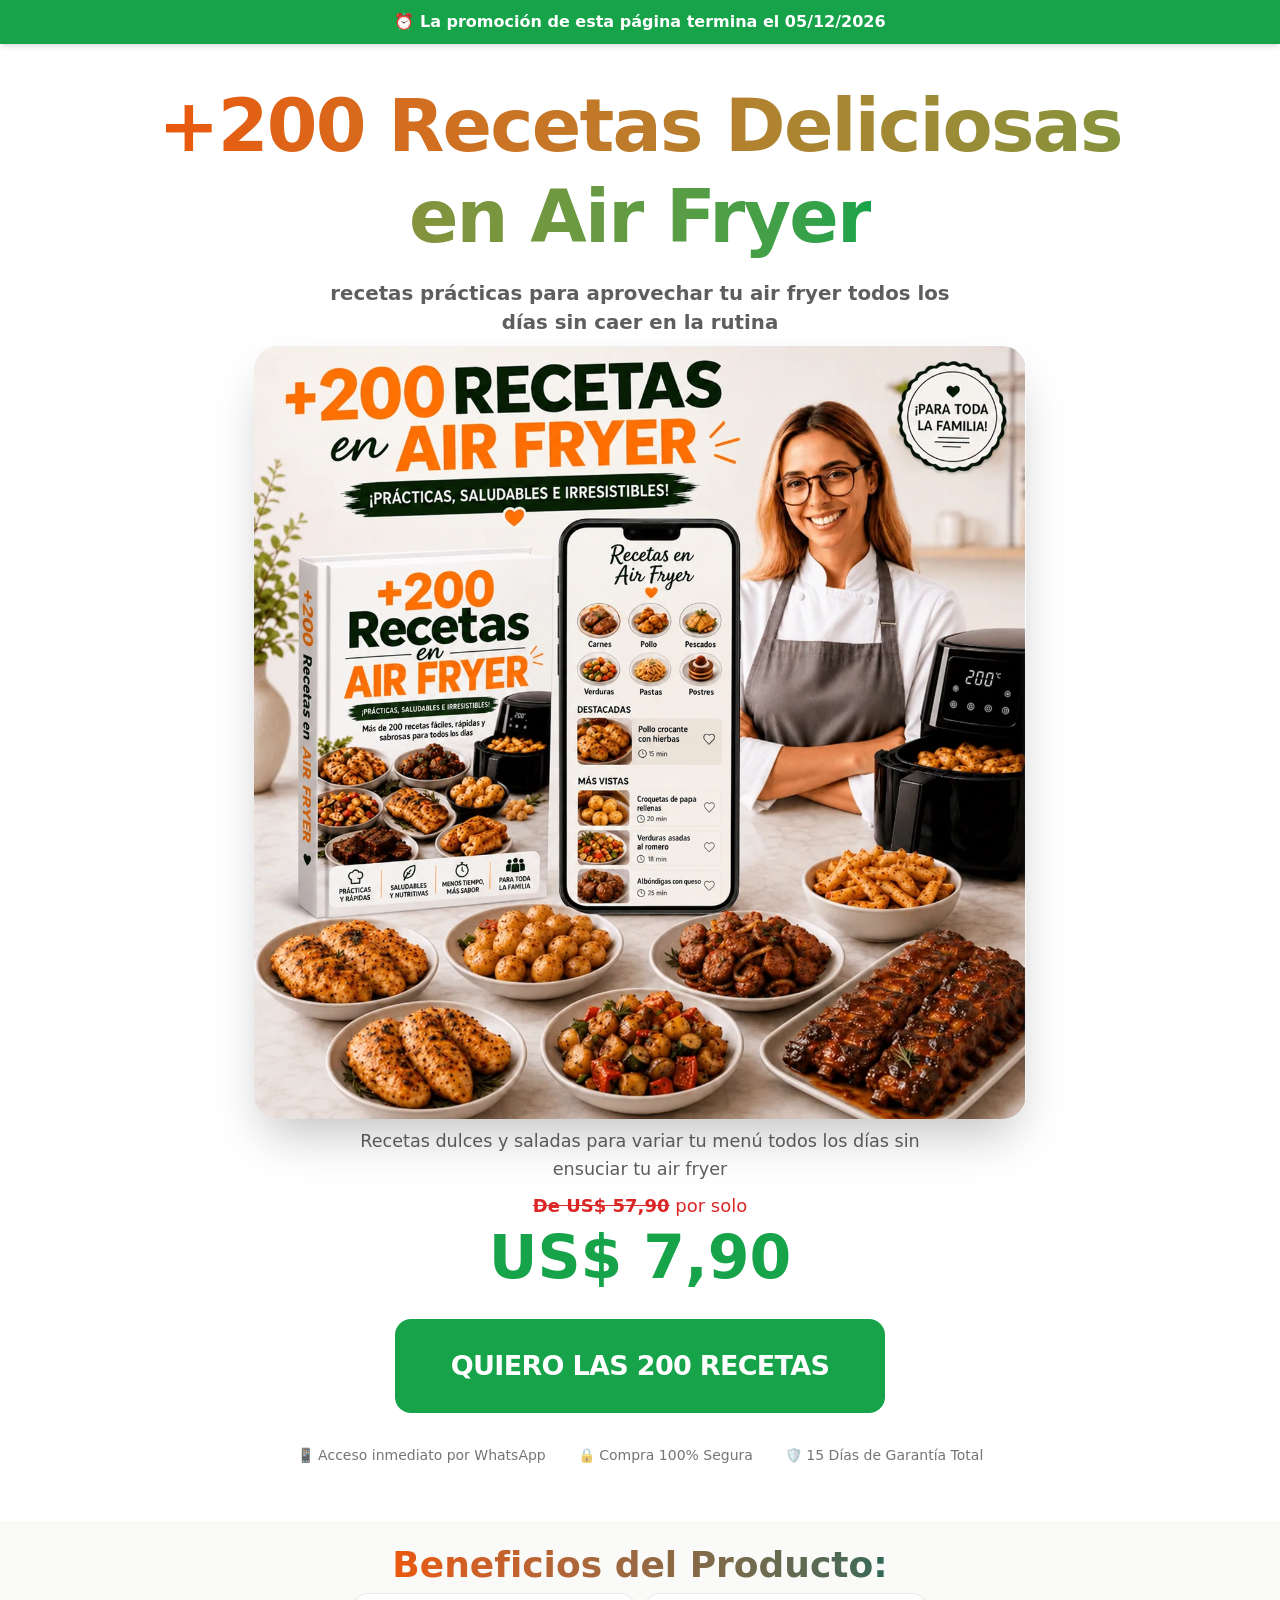
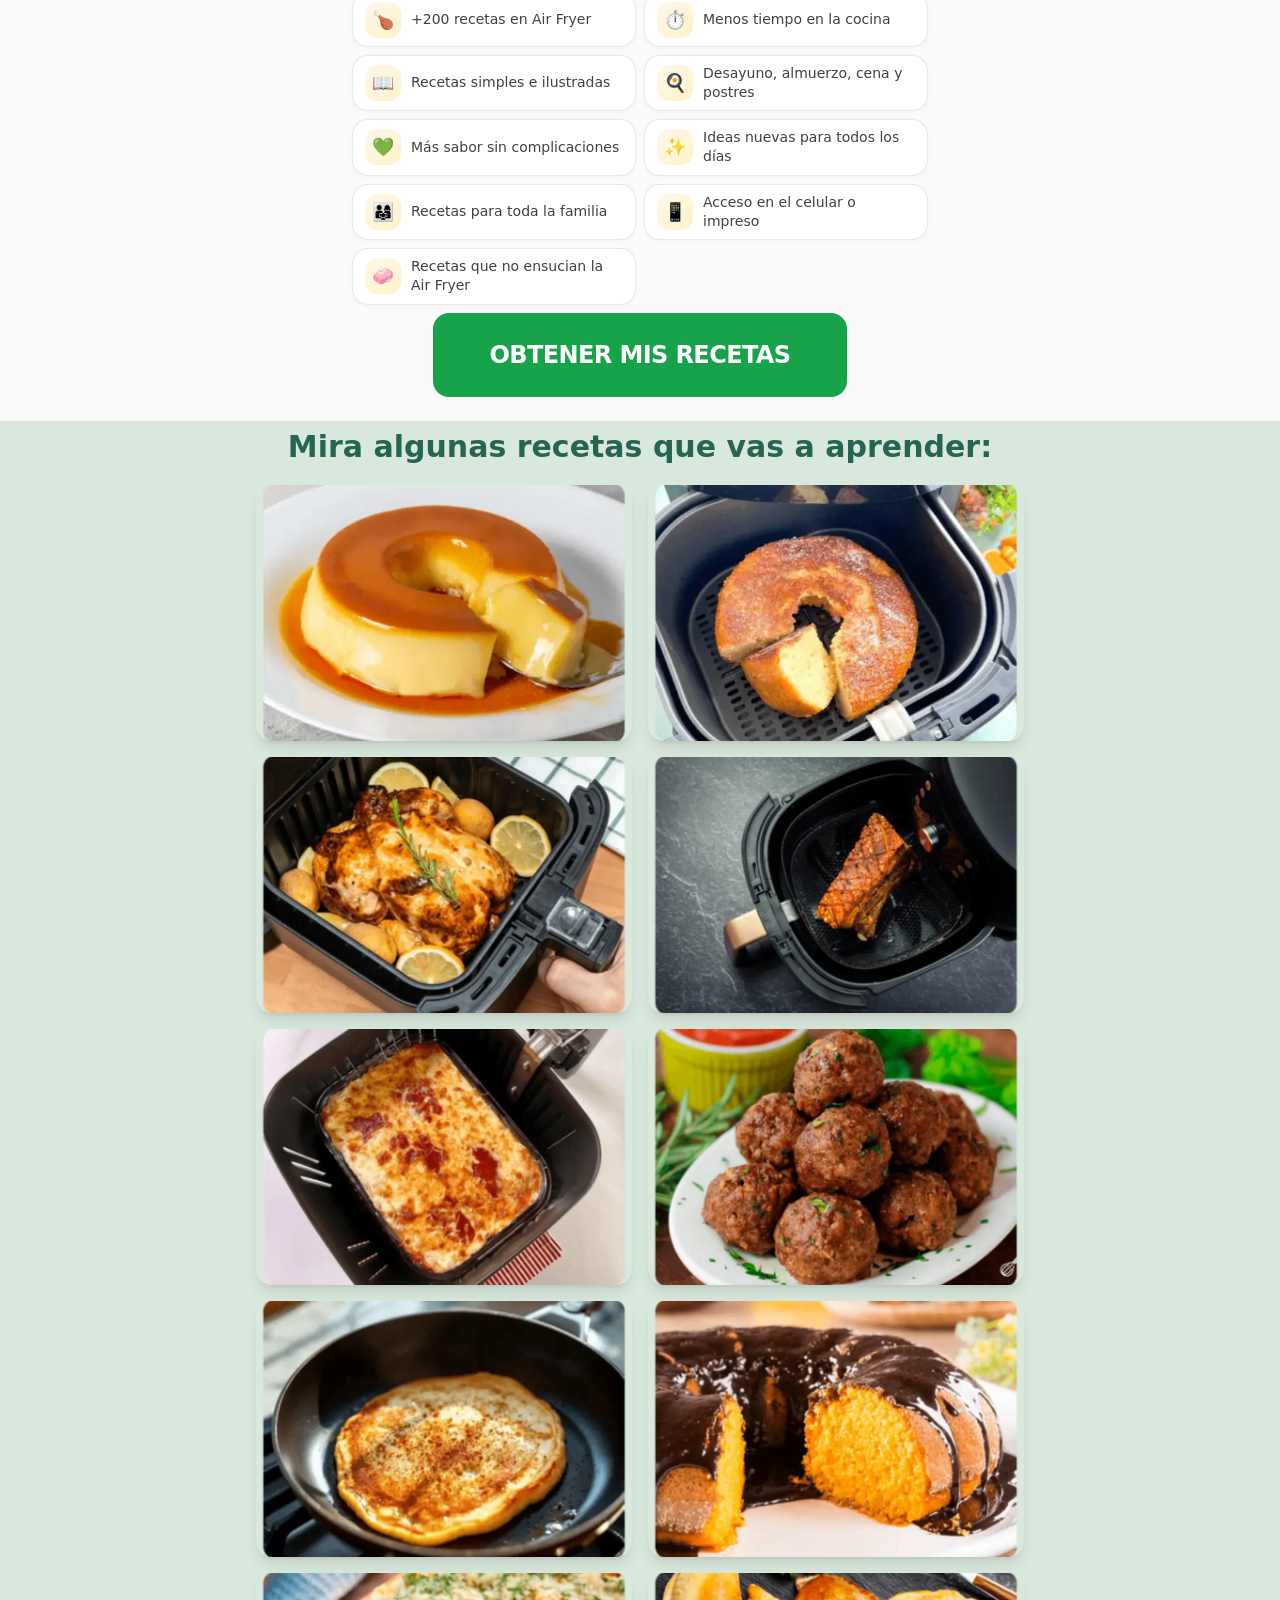
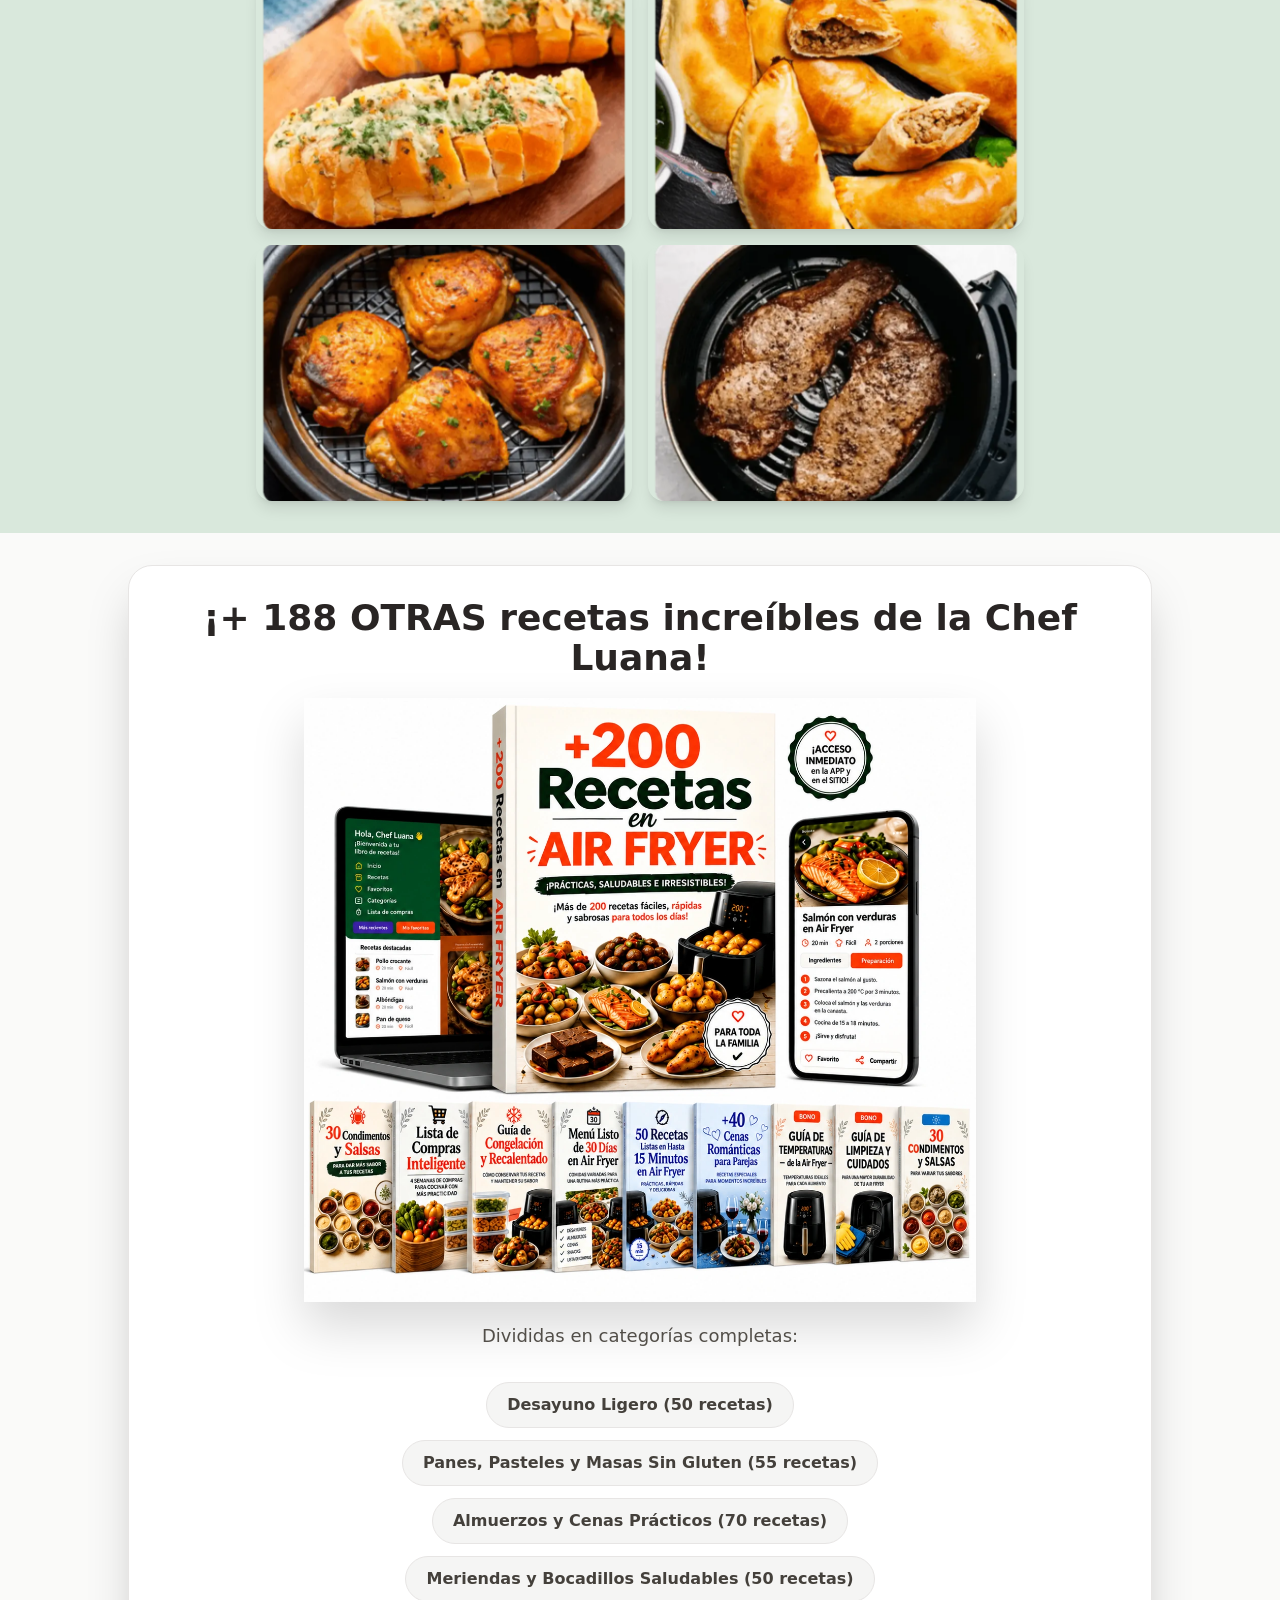
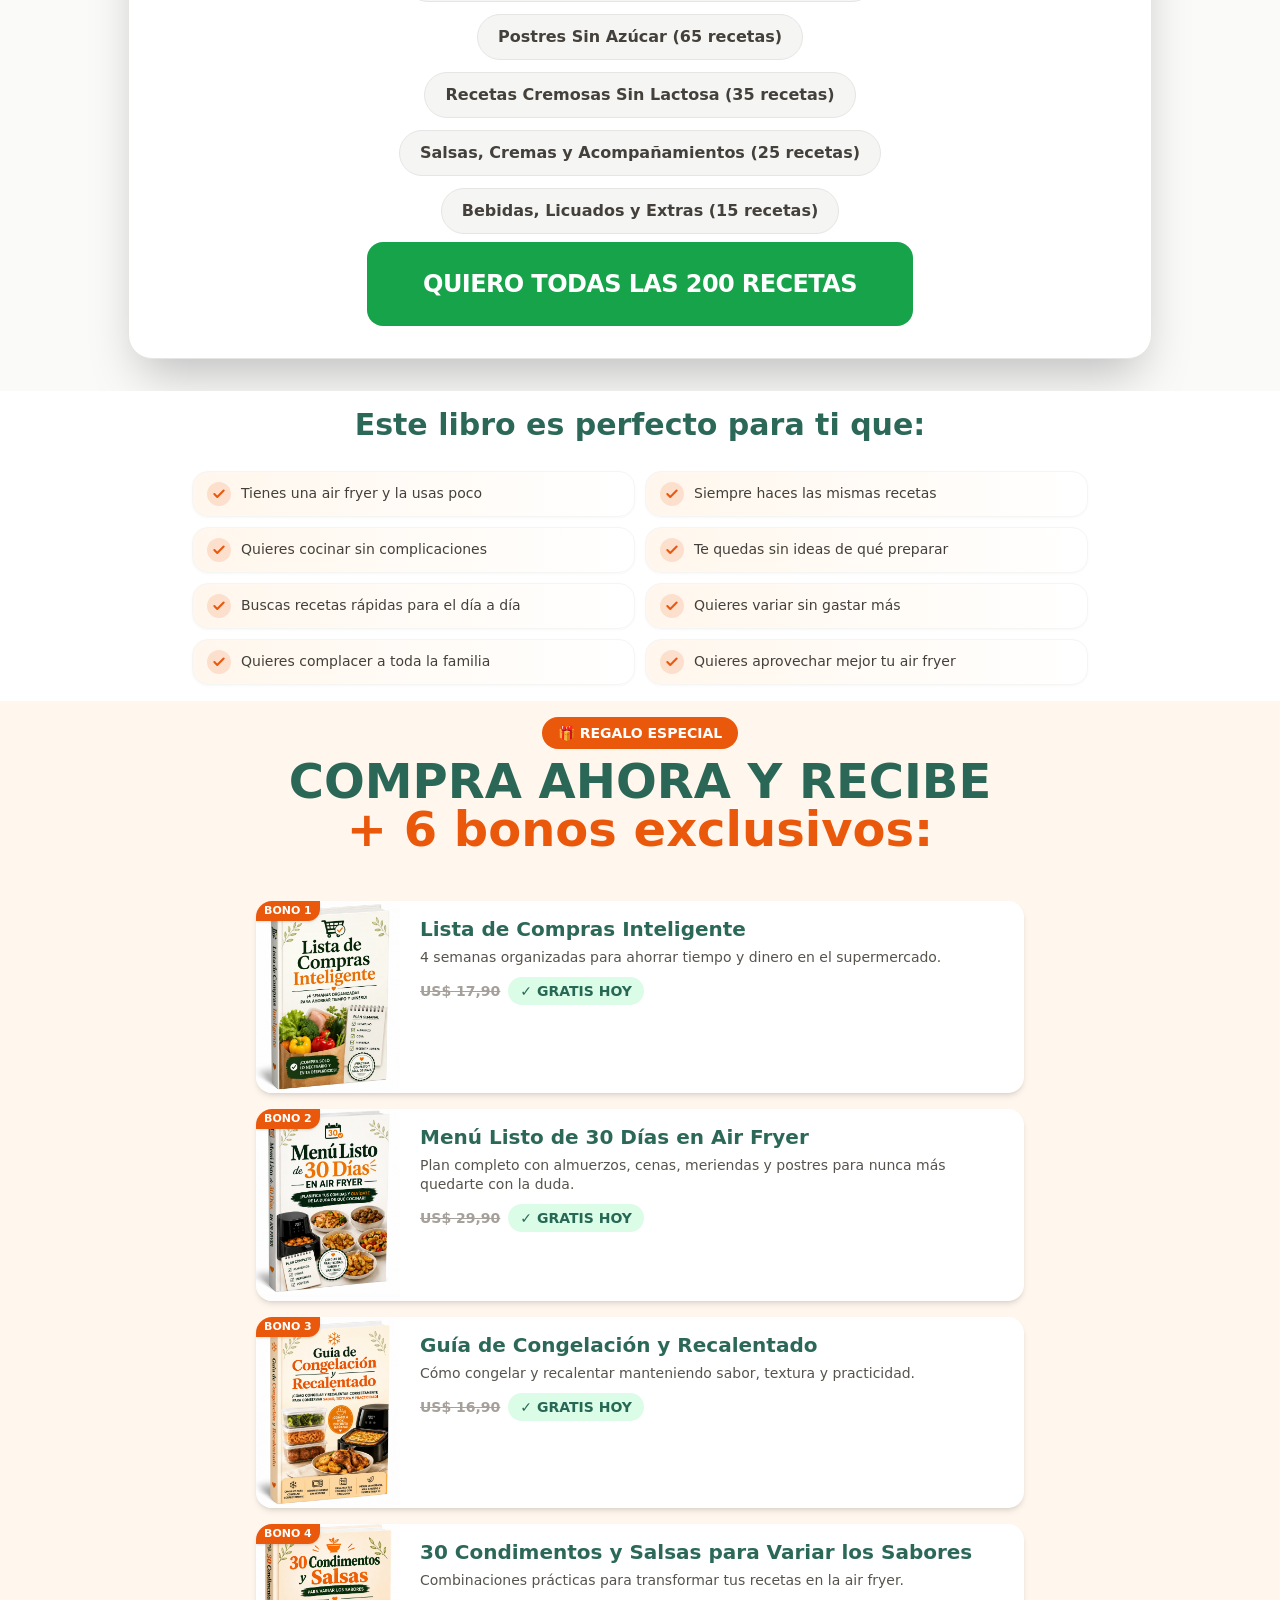
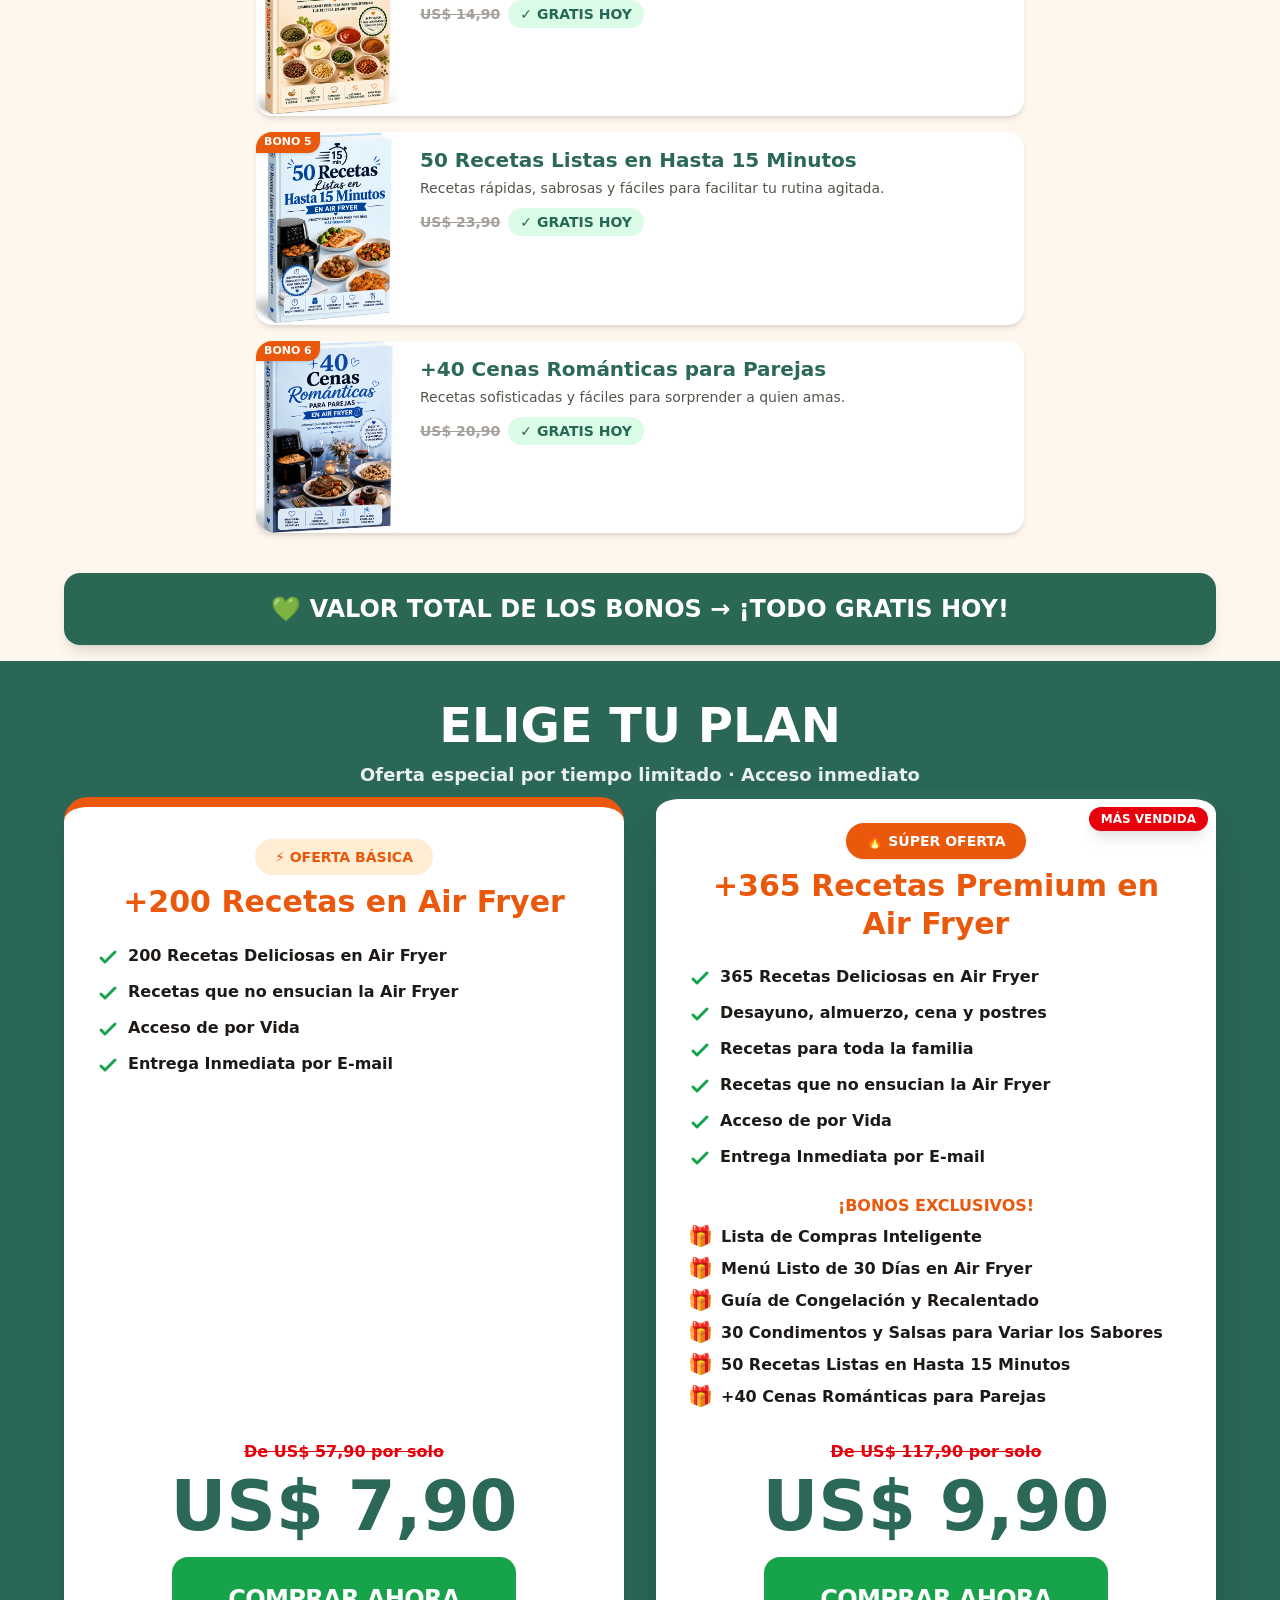
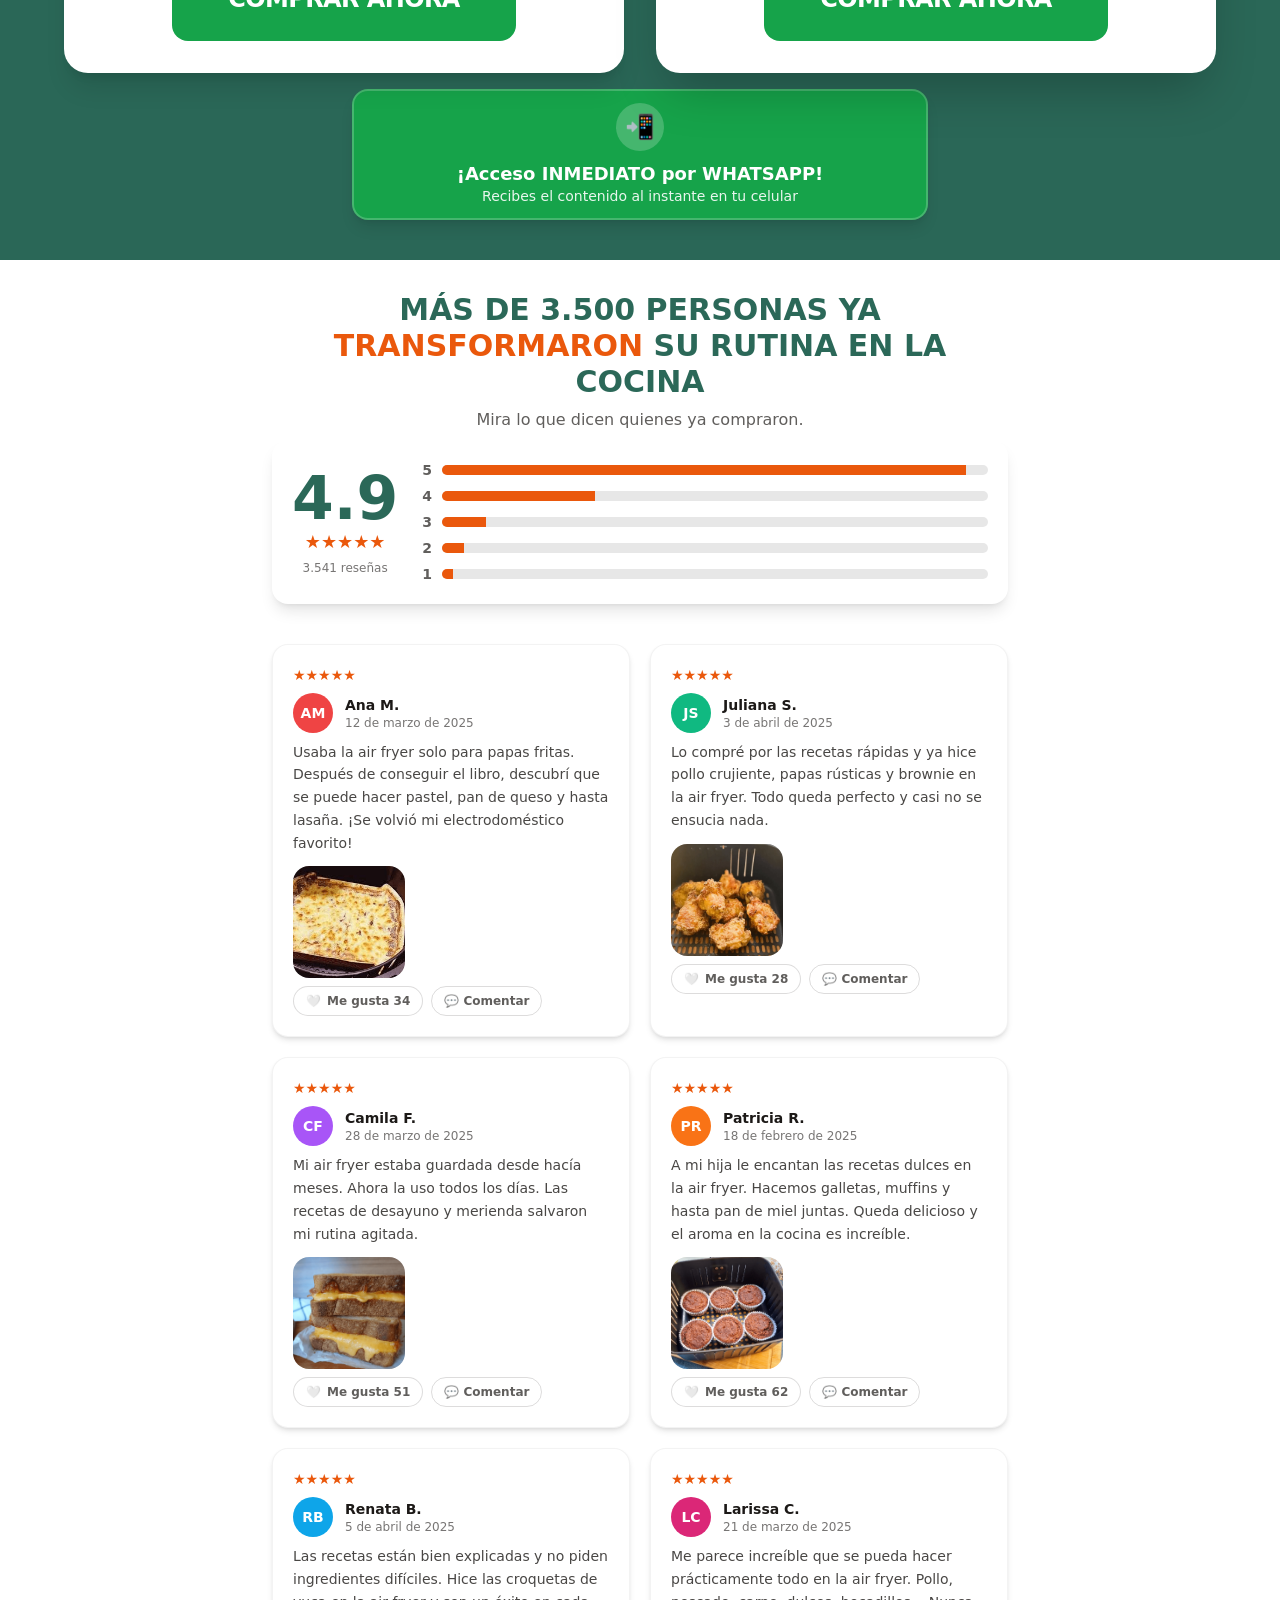
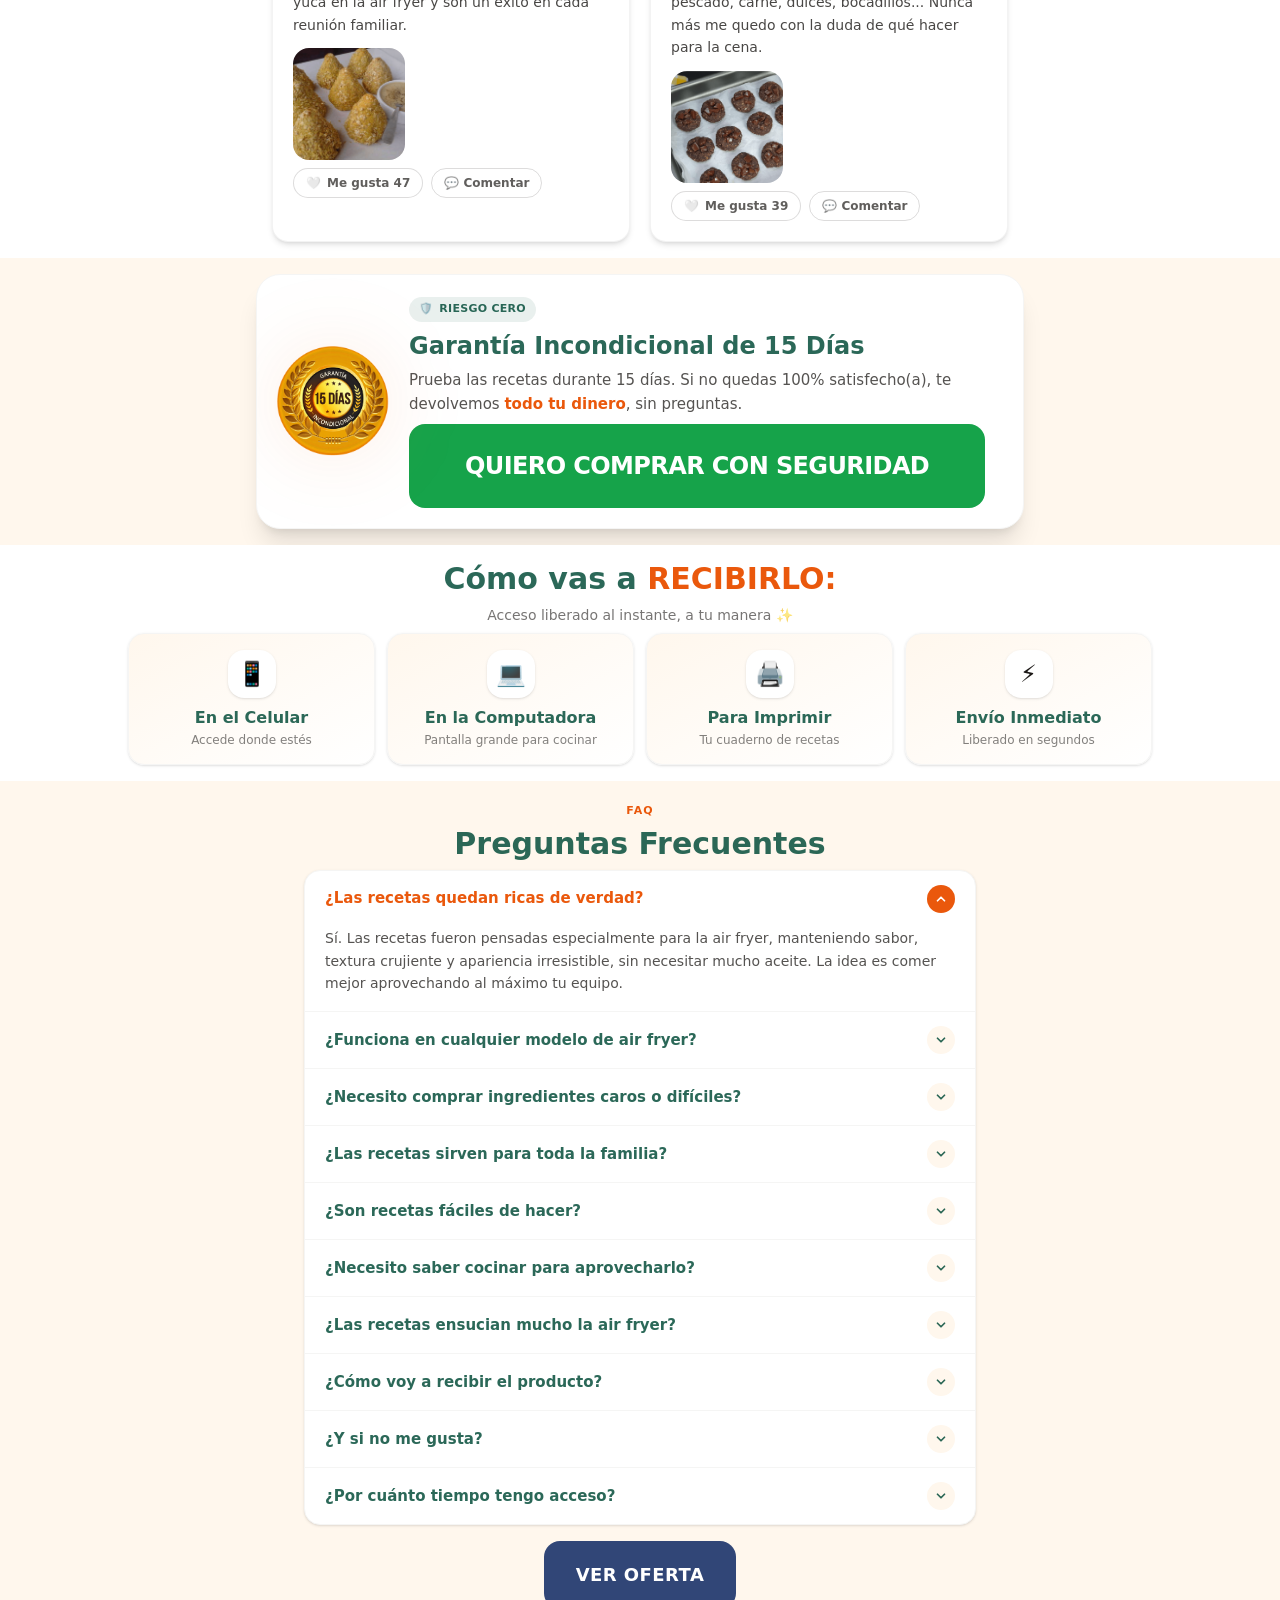
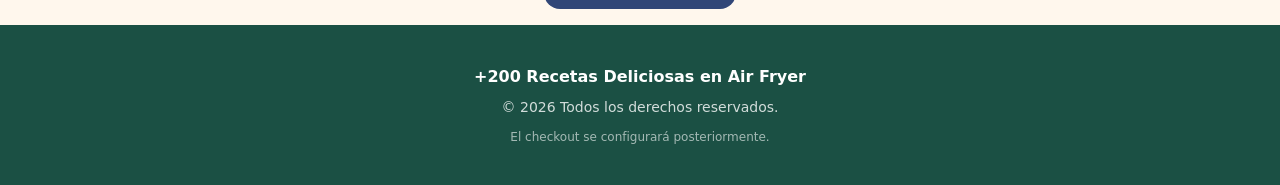
<file: es/index.html>
<!DOCTYPE html>
<html lang="es">
<head>
<meta charset="utf-8"/>
<meta name="viewport" content="width=device-width, initial-scale=1"/>
<title>+200 Recetas Deliciosas en Air Fryer | Chef Luana Queiroz</title>
<meta name="description" content="+200 recetas prácticas y sabrosas en air fryer. Acceso inmediato. Garantía de 15 días."/>
<link rel="preload" as="image" href="/es/assets/banner-airfryer-v3-es.webp" fetchpriority="high"/>
<link rel="stylesheet" href="../styles.css"/>
<script src="https://cdn.utmify.com.br/scripts/utms/latest.js" async defer data-utmify-prevent-xcod-sck data-utmify-prevent-subids></script>
<script>
window.pixelId = "6a1789d7709e9c81aa43326b";
var a = document.createElement("script");
a.setAttribute("async", "");
a.setAttribute("defer", "");
a.setAttribute("src", "https://cdn.utmify.com.br/scripts/pixel/pixel.js");
document.head.appendChild(a);
</script>
<style>
.local-price{font-weight:700;color:#57534e;line-height:1.3}
.local-price .lp-name{display:block;font-weight:500;color:#78716c}
.lp-hero{font-size:16px;margin-top:2px}
.lp-hero .lp-name{font-size:13px}
.lp-card{font-size:12px;margin-top:4px}
.lp-card .lp-name{font-size:10px}
@media (min-width:768px){.lp-hero{font-size:18px}.lp-hero .lp-name{font-size:14px}.lp-card{font-size:16px}.lp-card .lp-name{font-size:13px}}
</style>
<!-- Meta Pixel: somente /es -->
<script id="meta-pixel-es">
!function(f,b,e,v,n,t,s){
  if(f.fbq)return;n=f.fbq=function(){n.callMethod?
  n.callMethod.apply(n,arguments):n.queue.push(arguments)};
  if(!f._fbq)f._fbq=n;n.push=n;n.loaded=!0;n.version='2.0';
  n.queue=[];t=b.createElement(e);t.async=!0;t.src=v;
  s=b.getElementsByTagName(e)[0];s.parentNode.insertBefore(t,s)
}(window,document,'script','https://connect.facebook.net/en_US/fbevents.js');
fbq('init', '1008434774897950');
// Envia a visita apenas a este pixel, sem reenviar aos pixels da Utmify.
fbq('trackSingle', '1008434774897950', 'PageView');
</script>
<!-- End Meta Pixel -->
</head>
<body>
<noscript id="meta-pixel-es-noscript"><img height="1" width="1" style="display:none" alt="" src="https://www.facebook.com/tr?id=1008434774897950&amp;ev=PageView&amp;noscript=1"/></noscript>
<div class="min-h-screen bg-background text-foreground"><div class="fixed top-0 left-0 right-0 z-50 bg-[#16A34A] text-white text-center py-2.5 px-2 font-bold text-[12px] sm:text-sm md:text-base shadow-md whitespace-nowrap overflow-hidden text-ellipsis">⏰ La promoción de esta página termina el <span id="promo-date"></span></div><section class="bg-white text-foreground pt-16 md:pt-20 pb-10 md:pb-14 px-4"><div class="max-w-5xl mx-auto text-center"><h1 class="text-[27px] sm:text-[37px] md:text-[73px] font-black leading-[1.15] md:leading-tight mb-4 tracking-tight"><span class="bg-gradient-to-r from-[#EA580C] to-[#16A34A] bg-clip-text text-transparent">+200 Recetas Deliciosas en Air Fryer</span></h1><p class="text-[17.6px] md:text-[19.8px] font-semibold text-foreground/70 mb-2 max-w-2xl mx-auto">recetas prácticas para aprovechar tu air fryer todos los días sin caer en la rutina</p><div class="flex justify-center mb-2 sm:overflow-visible overflow-hidden"><img src="/es/assets/banner-airfryer-v3-es.webp" alt="+200 Recetas Deliciosas en Air Fryer" width="1200" height="675" fetchpriority="high" decoding="async" class="w-[100%] max-w-none sm:w-full sm:max-w-[48.3rem] rounded-3xl shadow-2xl"/></div><div class="mb-2"><p class="text-[13.5px] md:text-[17.6px] font-medium text-foreground/70 max-w-xl mx-auto leading-relaxed">Recetas dulces y saladas para variar tu menú todos los días sin ensuciar tu air fryer</p></div><div class="mb-6 flex flex-col items-center"><p class="text-base md:text-lg text-destructive font-medium"><span class="line-through font-semibold">De US$ 57,90</span> <span>por solo</span></p><p class="text-5xl md:text-6xl font-extrabold text-[#16A34A] leading-tight">US$ 7,90</p><p class="local-price lp-hero" data-usd="7.9" hidden></p></div><button type="button" class="animate-pulse-cta inline-flex items-center justify-center whitespace-nowrap max-w-full rounded-xl font-extrabold text-white uppercase tracking-tight bg-[#16A34A] hover:bg-[#15803D] transition-all hover:-translate-y-1 hover:shadow-2xl text-[17px] sm:text-xl md:text-[27px] px-6 sm:px-9 md:px-14 py-[18px] sm:py-[22px] md:py-7">QUIERO LAS 200 RECETAS</button><div class="flex flex-wrap justify-center gap-4 md:gap-8 mt-8 text-sm text-foreground/60"><span>📱 Acceso inmediato por WhatsApp</span><span>🔒 Compra 100% Segura</span><span>🛡️ 15 Días de Garantía Total</span></div></div></section><section class="pt-6 pb-4 px-4 bg-background"><div class="max-w-6xl mx-auto"><div class="max-w-xl mx-auto mb-2"><h2 class="text-3xl md:text-4xl font-black text-center mb-2"><span class="bg-gradient-to-r from-[var(--brand-orange)] to-[var(--brand-green)] bg-clip-text text-transparent">Beneficios del Producto:</span></h2><div class="grid grid-cols-1 sm:grid-cols-2 gap-2 mb-2"><div class="flex items-center gap-2.5 bg-white rounded-xl px-3 py-2 border border-stone-200/80 shadow-[0_1px_4px_rgba(0,0,0,0.03)] hover:-translate-y-0.5 hover:shadow-md transition-all"><span class="flex-shrink-0 w-9 h-9 rounded-lg bg-gradient-to-br from-orange-50 to-amber-100 flex items-center justify-center text-lg">🍗</span><span class="font-medium text-[13px] md:text-sm text-stone-700 leading-snug">+200 recetas en Air Fryer</span></div><div class="flex items-center gap-2.5 bg-white rounded-xl px-3 py-2 border border-stone-200/80 shadow-[0_1px_4px_rgba(0,0,0,0.03)] hover:-translate-y-0.5 hover:shadow-md transition-all"><span class="flex-shrink-0 w-9 h-9 rounded-lg bg-gradient-to-br from-orange-50 to-amber-100 flex items-center justify-center text-lg">⏱️</span><span class="font-medium text-[13px] md:text-sm text-stone-700 leading-snug">Menos tiempo en la cocina</span></div><div class="flex items-center gap-2.5 bg-white rounded-xl px-3 py-2 border border-stone-200/80 shadow-[0_1px_4px_rgba(0,0,0,0.03)] hover:-translate-y-0.5 hover:shadow-md transition-all"><span class="flex-shrink-0 w-9 h-9 rounded-lg bg-gradient-to-br from-orange-50 to-amber-100 flex items-center justify-center text-lg">📖</span><span class="font-medium text-[13px] md:text-sm text-stone-700 leading-snug">Recetas simples e ilustradas</span></div><div class="flex items-center gap-2.5 bg-white rounded-xl px-3 py-2 border border-stone-200/80 shadow-[0_1px_4px_rgba(0,0,0,0.03)] hover:-translate-y-0.5 hover:shadow-md transition-all"><span class="flex-shrink-0 w-9 h-9 rounded-lg bg-gradient-to-br from-orange-50 to-amber-100 flex items-center justify-center text-lg">🍳</span><span class="font-medium text-[13px] md:text-sm text-stone-700 leading-snug">Desayuno, almuerzo, cena y postres</span></div><div class="flex items-center gap-2.5 bg-white rounded-xl px-3 py-2 border border-stone-200/80 shadow-[0_1px_4px_rgba(0,0,0,0.03)] hover:-translate-y-0.5 hover:shadow-md transition-all"><span class="flex-shrink-0 w-9 h-9 rounded-lg bg-gradient-to-br from-orange-50 to-amber-100 flex items-center justify-center text-lg">💚</span><span class="font-medium text-[13px] md:text-sm text-stone-700 leading-snug">Más sabor sin complicaciones</span></div><div class="flex items-center gap-2.5 bg-white rounded-xl px-3 py-2 border border-stone-200/80 shadow-[0_1px_4px_rgba(0,0,0,0.03)] hover:-translate-y-0.5 hover:shadow-md transition-all"><span class="flex-shrink-0 w-9 h-9 rounded-lg bg-gradient-to-br from-orange-50 to-amber-100 flex items-center justify-center text-lg">✨</span><span class="font-medium text-[13px] md:text-sm text-stone-700 leading-snug">Ideas nuevas para todos los días</span></div><div class="flex items-center gap-2.5 bg-white rounded-xl px-3 py-2 border border-stone-200/80 shadow-[0_1px_4px_rgba(0,0,0,0.03)] hover:-translate-y-0.5 hover:shadow-md transition-all"><span class="flex-shrink-0 w-9 h-9 rounded-lg bg-gradient-to-br from-orange-50 to-amber-100 flex items-center justify-center text-lg">👨‍👩‍👧</span><span class="font-medium text-[13px] md:text-sm text-stone-700 leading-snug">Recetas para toda la familia</span></div><div class="flex items-center gap-2.5 bg-white rounded-xl px-3 py-2 border border-stone-200/80 shadow-[0_1px_4px_rgba(0,0,0,0.03)] hover:-translate-y-0.5 hover:shadow-md transition-all"><span class="flex-shrink-0 w-9 h-9 rounded-lg bg-gradient-to-br from-orange-50 to-amber-100 flex items-center justify-center text-lg">📱</span><span class="font-medium text-[13px] md:text-sm text-stone-700 leading-snug">Acceso en el celular o impreso</span></div><div class="flex items-center gap-2.5 bg-white rounded-xl px-3 py-2 border border-stone-200/80 shadow-[0_1px_4px_rgba(0,0,0,0.03)] hover:-translate-y-0.5 hover:shadow-md transition-all"><span class="flex-shrink-0 w-9 h-9 rounded-lg bg-gradient-to-br from-orange-50 to-amber-100 flex items-center justify-center text-lg">🧼</span><span class="font-medium text-[13px] md:text-sm text-stone-700 leading-snug">Recetas que no ensucian la Air Fryer</span></div></div><div class="text-center"><button type="button" class="animate-pulse-cta inline-flex items-center justify-center whitespace-nowrap max-w-full rounded-xl font-extrabold text-white uppercase tracking-tight bg-[#16A34A] hover:bg-[#15803D] transition-all hover:-translate-y-1 hover:shadow-2xl text-[15px] sm:text-xl md:text-2xl px-5 sm:px-9 md:px-14 py-[15px] sm:py-[22px] md:py-[26px]">Obtener mis recetas</button></div></div></div></section><section class="pt-2 pb-8 px-3 bg-[#D9E8DC]"><div class="max-w-3xl mx-auto"><h2 class="text-2xl md:text-3xl font-black text-center mb-5 text-[var(--brand-green)]">Mira algunas recetas que vas a aprender:</h2><div class="grid grid-cols-2 gap-3 md:gap-4"><div class="rounded-2xl shadow-lg overflow-hidden hover:-translate-y-1 transition-transform"><img src="/es/assets/recipe-11.webp" alt="Receta air fryer 1" width="800" height="600" loading="lazy" decoding="async" class="block w-full h-44 md:h-64 object-cover"/></div><div class="rounded-2xl shadow-lg overflow-hidden hover:-translate-y-1 transition-transform"><img src="/es/assets/recipe-12.webp" alt="Receta air fryer 2" width="800" height="600" loading="lazy" decoding="async" class="block w-full h-44 md:h-64 object-cover"/></div><div class="rounded-2xl shadow-lg overflow-hidden hover:-translate-y-1 transition-transform"><img src="/es/assets/recipe-01.webp" alt="Receta air fryer 3" width="800" height="600" loading="lazy" decoding="async" class="block w-full h-44 md:h-64 object-cover"/></div><div class="rounded-2xl shadow-lg overflow-hidden hover:-translate-y-1 transition-transform"><img src="/es/assets/recipe-02.webp" alt="Receta air fryer 4" width="800" height="600" loading="lazy" decoding="async" class="block w-full h-44 md:h-64 object-cover"/></div><div class="rounded-2xl shadow-lg overflow-hidden hover:-translate-y-1 transition-transform"><img src="/es/assets/recipe-03.webp" alt="Receta air fryer 5" width="800" height="600" loading="lazy" decoding="async" class="block w-full h-44 md:h-64 object-cover"/></div><div class="rounded-2xl shadow-lg overflow-hidden hover:-translate-y-1 transition-transform"><img src="/es/assets/recipe-04.webp" alt="Receta air fryer 6" width="800" height="600" loading="lazy" decoding="async" class="block w-full h-44 md:h-64 object-cover"/></div><div class="rounded-2xl shadow-lg overflow-hidden hover:-translate-y-1 transition-transform"><img src="/es/assets/recipe-05.webp" alt="Receta air fryer 7" width="800" height="600" loading="lazy" decoding="async" class="block w-full h-44 md:h-64 object-cover"/></div><div class="rounded-2xl shadow-lg overflow-hidden hover:-translate-y-1 transition-transform"><img src="/es/assets/recipe-06.webp" alt="Receta air fryer 8" width="800" height="600" loading="lazy" decoding="async" class="block w-full h-44 md:h-64 object-cover"/></div><div class="rounded-2xl shadow-lg overflow-hidden hover:-translate-y-1 transition-transform"><img src="/es/assets/recipe-07.webp" alt="Receta air fryer 9" width="800" height="600" loading="lazy" decoding="async" class="block w-full h-44 md:h-64 object-cover"/></div><div class="rounded-2xl shadow-lg overflow-hidden hover:-translate-y-1 transition-transform"><img src="/es/assets/recipe-08.webp" alt="Receta air fryer 10" width="800" height="600" loading="lazy" decoding="async" class="block w-full h-44 md:h-64 object-cover"/></div><div class="rounded-2xl shadow-lg overflow-hidden hover:-translate-y-1 transition-transform"><img src="/es/assets/recipe-09.webp" alt="Receta air fryer 11" width="800" height="600" loading="lazy" decoding="async" class="block w-full h-44 md:h-64 object-cover"/></div><div class="rounded-2xl shadow-lg overflow-hidden hover:-translate-y-1 transition-transform"><img src="/es/assets/recipe-10.webp" alt="Receta air fryer 12" width="800" height="600" loading="lazy" decoding="async" class="block w-full h-44 md:h-64 object-cover"/></div></div></div></section><section class="py-8 px-4 bg-background"><div class="max-w-5xl mx-auto"><div class="bg-white text-stone-700 rounded-3xl p-5 md:p-8 shadow-2xl border border-stone-200"><h2 class="text-3xl md:text-4xl font-black text-center mb-3 text-stone-800">¡+ 188 OTRAS recetas increíbles de la Chef Luana!</h2><div class="flex justify-center my-4 md:my-5"><img src="/es/assets/recipes-showcase-airfryer-v2-es.webp" alt="Mosaico con vista previa de las 188 recetas extra de la Chef Luana" width="1024" height="768" loading="lazy" decoding="async" class="w-full max-w-2xl h-auto drop-shadow-2xl"/></div><p class="text-center text-stone-600 mb-8 text-base md:text-lg">Divididas en categorías completas:</p><div class="flex flex-col items-center gap-2 md:gap-3 mb-2"><span class="bg-stone-100 border border-stone-200 rounded-full px-4 md:px-5 py-2 md:py-2.5 text-[11px] md:text-base font-semibold text-center whitespace-nowrap text-stone-700">Desayuno Ligero (50 recetas)</span><span class="bg-stone-100 border border-stone-200 rounded-full px-4 md:px-5 py-2 md:py-2.5 text-[11px] md:text-base font-semibold text-center whitespace-nowrap text-stone-700">Panes, Pasteles y Masas Sin Gluten (55 recetas)</span><span class="bg-stone-100 border border-stone-200 rounded-full px-4 md:px-5 py-2 md:py-2.5 text-[11px] md:text-base font-semibold text-center whitespace-nowrap text-stone-700">Almuerzos y Cenas Prácticos (70 recetas)</span><span class="bg-stone-100 border border-stone-200 rounded-full px-4 md:px-5 py-2 md:py-2.5 text-[11px] md:text-base font-semibold text-center whitespace-nowrap text-stone-700">Meriendas y Bocadillos Saludables (50 recetas)</span><span class="bg-stone-100 border border-stone-200 rounded-full px-4 md:px-5 py-2 md:py-2.5 text-[11px] md:text-base font-semibold text-center whitespace-nowrap text-stone-700">Postres Sin Azúcar (65 recetas)</span><span class="bg-stone-100 border border-stone-200 rounded-full px-4 md:px-5 py-2 md:py-2.5 text-[11px] md:text-base font-semibold text-center whitespace-nowrap text-stone-700">Recetas Cremosas Sin Lactosa (35 recetas)</span><span class="bg-stone-100 border border-stone-200 rounded-full px-4 md:px-5 py-2 md:py-2.5 text-[11px] md:text-base font-semibold text-center whitespace-nowrap text-stone-700">Salsas, Cremas y Acompañamientos (25 recetas)</span><span class="bg-stone-100 border border-stone-200 rounded-full px-4 md:px-5 py-2 md:py-2.5 text-[11px] md:text-base font-semibold text-center whitespace-nowrap text-stone-700">Bebidas, Licuados y Extras (15 recetas)</span></div><div class="text-center"><button type="button" class="animate-pulse-cta inline-flex items-center justify-center whitespace-nowrap max-w-full rounded-xl font-extrabold text-white uppercase tracking-tight bg-[#16A34A] hover:bg-[#15803D] transition-all hover:-translate-y-1 hover:shadow-2xl text-[15px] sm:text-xl md:text-2xl px-5 sm:px-9 md:px-14 py-[15px] sm:py-[22px] md:py-[26px]">QUIERO TODAS LAS 200 RECETAS</button></div></div></div></section><section class="py-4 px-4 bg-white"><div class="max-w-4xl mx-auto"><h2 class="text-2xl md:text-3xl font-black text-center mb-7 text-[var(--brand-green)]">Este libro es perfecto para ti que:</h2><div class="grid md:grid-cols-2 gap-2.5"><div class="flex items-center gap-2.5 bg-gradient-to-r from-[var(--brand-cream)] to-white rounded-xl px-3.5 py-2.5 border border-stone-100 shadow-[0_1px_3px_rgba(0,0,0,0.03)] hover:-translate-y-0.5 hover:shadow-md transition-all"><span class="flex-shrink-0 w-6 h-6 rounded-full bg-[var(--brand-orange)]/15 flex items-center justify-center"><svg xmlns="http://www.w3.org/2000/svg" class="w-3.5 h-3.5 text-[var(--brand-orange)]" viewBox="0 0 24 24" fill="none" stroke="currentColor" stroke-width="3.5" stroke-linecap="round" stroke-linejoin="round"><polyline points="20 6 9 17 4 12"></polyline></svg></span><span class="font-medium text-[13px] md:text-sm text-stone-700 leading-snug">Tienes una air fryer y la usas poco</span></div><div class="flex items-center gap-2.5 bg-gradient-to-r from-[var(--brand-cream)] to-white rounded-xl px-3.5 py-2.5 border border-stone-100 shadow-[0_1px_3px_rgba(0,0,0,0.03)] hover:-translate-y-0.5 hover:shadow-md transition-all"><span class="flex-shrink-0 w-6 h-6 rounded-full bg-[var(--brand-orange)]/15 flex items-center justify-center"><svg xmlns="http://www.w3.org/2000/svg" class="w-3.5 h-3.5 text-[var(--brand-orange)]" viewBox="0 0 24 24" fill="none" stroke="currentColor" stroke-width="3.5" stroke-linecap="round" stroke-linejoin="round"><polyline points="20 6 9 17 4 12"></polyline></svg></span><span class="font-medium text-[13px] md:text-sm text-stone-700 leading-snug">Siempre haces las mismas recetas</span></div><div class="flex items-center gap-2.5 bg-gradient-to-r from-[var(--brand-cream)] to-white rounded-xl px-3.5 py-2.5 border border-stone-100 shadow-[0_1px_3px_rgba(0,0,0,0.03)] hover:-translate-y-0.5 hover:shadow-md transition-all"><span class="flex-shrink-0 w-6 h-6 rounded-full bg-[var(--brand-orange)]/15 flex items-center justify-center"><svg xmlns="http://www.w3.org/2000/svg" class="w-3.5 h-3.5 text-[var(--brand-orange)]" viewBox="0 0 24 24" fill="none" stroke="currentColor" stroke-width="3.5" stroke-linecap="round" stroke-linejoin="round"><polyline points="20 6 9 17 4 12"></polyline></svg></span><span class="font-medium text-[13px] md:text-sm text-stone-700 leading-snug">Quieres cocinar sin complicaciones</span></div><div class="flex items-center gap-2.5 bg-gradient-to-r from-[var(--brand-cream)] to-white rounded-xl px-3.5 py-2.5 border border-stone-100 shadow-[0_1px_3px_rgba(0,0,0,0.03)] hover:-translate-y-0.5 hover:shadow-md transition-all"><span class="flex-shrink-0 w-6 h-6 rounded-full bg-[var(--brand-orange)]/15 flex items-center justify-center"><svg xmlns="http://www.w3.org/2000/svg" class="w-3.5 h-3.5 text-[var(--brand-orange)]" viewBox="0 0 24 24" fill="none" stroke="currentColor" stroke-width="3.5" stroke-linecap="round" stroke-linejoin="round"><polyline points="20 6 9 17 4 12"></polyline></svg></span><span class="font-medium text-[13px] md:text-sm text-stone-700 leading-snug">Te quedas sin ideas de qué preparar</span></div><div class="flex items-center gap-2.5 bg-gradient-to-r from-[var(--brand-cream)] to-white rounded-xl px-3.5 py-2.5 border border-stone-100 shadow-[0_1px_3px_rgba(0,0,0,0.03)] hover:-translate-y-0.5 hover:shadow-md transition-all"><span class="flex-shrink-0 w-6 h-6 rounded-full bg-[var(--brand-orange)]/15 flex items-center justify-center"><svg xmlns="http://www.w3.org/2000/svg" class="w-3.5 h-3.5 text-[var(--brand-orange)]" viewBox="0 0 24 24" fill="none" stroke="currentColor" stroke-width="3.5" stroke-linecap="round" stroke-linejoin="round"><polyline points="20 6 9 17 4 12"></polyline></svg></span><span class="font-medium text-[13px] md:text-sm text-stone-700 leading-snug">Buscas recetas rápidas para el día a día</span></div><div class="flex items-center gap-2.5 bg-gradient-to-r from-[var(--brand-cream)] to-white rounded-xl px-3.5 py-2.5 border border-stone-100 shadow-[0_1px_3px_rgba(0,0,0,0.03)] hover:-translate-y-0.5 hover:shadow-md transition-all"><span class="flex-shrink-0 w-6 h-6 rounded-full bg-[var(--brand-orange)]/15 flex items-center justify-center"><svg xmlns="http://www.w3.org/2000/svg" class="w-3.5 h-3.5 text-[var(--brand-orange)]" viewBox="0 0 24 24" fill="none" stroke="currentColor" stroke-width="3.5" stroke-linecap="round" stroke-linejoin="round"><polyline points="20 6 9 17 4 12"></polyline></svg></span><span class="font-medium text-[13px] md:text-sm text-stone-700 leading-snug">Quieres variar sin gastar más</span></div><div class="flex items-center gap-2.5 bg-gradient-to-r from-[var(--brand-cream)] to-white rounded-xl px-3.5 py-2.5 border border-stone-100 shadow-[0_1px_3px_rgba(0,0,0,0.03)] hover:-translate-y-0.5 hover:shadow-md transition-all"><span class="flex-shrink-0 w-6 h-6 rounded-full bg-[var(--brand-orange)]/15 flex items-center justify-center"><svg xmlns="http://www.w3.org/2000/svg" class="w-3.5 h-3.5 text-[var(--brand-orange)]" viewBox="0 0 24 24" fill="none" stroke="currentColor" stroke-width="3.5" stroke-linecap="round" stroke-linejoin="round"><polyline points="20 6 9 17 4 12"></polyline></svg></span><span class="font-medium text-[13px] md:text-sm text-stone-700 leading-snug">Quieres complacer a toda la familia</span></div><div class="flex items-center gap-2.5 bg-gradient-to-r from-[var(--brand-cream)] to-white rounded-xl px-3.5 py-2.5 border border-stone-100 shadow-[0_1px_3px_rgba(0,0,0,0.03)] hover:-translate-y-0.5 hover:shadow-md transition-all"><span class="flex-shrink-0 w-6 h-6 rounded-full bg-[var(--brand-orange)]/15 flex items-center justify-center"><svg xmlns="http://www.w3.org/2000/svg" class="w-3.5 h-3.5 text-[var(--brand-orange)]" viewBox="0 0 24 24" fill="none" stroke="currentColor" stroke-width="3.5" stroke-linecap="round" stroke-linejoin="round"><polyline points="20 6 9 17 4 12"></polyline></svg></span><span class="font-medium text-[13px] md:text-sm text-stone-700 leading-snug">Quieres aprovechar mejor tu air fryer</span></div></div></div></section><section class="py-4 px-4 bg-[var(--brand-cream)]"><div class="max-w-6xl mx-auto text-center"><span class="inline-block bg-[var(--brand-orange)] text-white text-xs md:text-sm font-bold uppercase px-4 py-1.5 rounded-full mb-2">🎁 Regalo Especial</span><h2 class="text-3xl md:text-5xl font-black mb-12 text-[var(--brand-green)]">COMPRA AHORA Y RECIBE <br class="hidden md:block"/><span class="text-[var(--brand-orange)]">+ 6 bonos exclusivos:</span></h2><div class="flex flex-col gap-3 md:gap-4 mb-10 max-w-3xl mx-auto"><div class="relative bg-white rounded-2xl shadow-md overflow-hidden flex items-stretch gap-3 md:gap-5 text-left"><div class="relative flex-shrink-0"><img src="/es/assets/bonus-lista-compras-es.webp" alt="Lista de compras inteligente para air fryer" loading="lazy" width="400" height="400" class="w-24 h-full md:w-36 object-cover"/><span class="absolute top-0 left-0 bg-[var(--brand-orange)] text-white text-[9px] md:text-[11px] font-black uppercase px-2 py-0.5 rounded-br-lg rounded-tl-lg shadow">BONO 1</span></div><div class="flex-1 min-w-0 py-3 pr-3 md:py-4 md:pr-5"><h3 class="font-black text-[15px] md:text-xl text-[var(--brand-green)] leading-tight mb-1.5">Lista de Compras Inteligente</h3><p class="text-[12px] md:text-sm text-stone-600 leading-snug mb-2.5">4 semanas organizadas para ahorrar tiempo y dinero en el supermercado.</p><div class="flex items-center gap-2 flex-wrap"><span class="text-stone-400 line-through font-bold text-[12px] md:text-sm">US$ 17,90</span><span class="inline-flex items-center gap-1 bg-green-100 text-[var(--brand-green)] text-[11px] md:text-sm font-black uppercase px-3 py-1 rounded-full">✓ Gratis Hoy</span></div></div></div><div class="relative bg-white rounded-2xl shadow-md overflow-hidden flex items-stretch gap-3 md:gap-5 text-left"><div class="relative flex-shrink-0"><img src="/es/assets/bonus-cardapio-30-es.webp" alt="Menú listo de 30 días en air fryer" loading="lazy" width="400" height="400" class="w-24 h-full md:w-36 object-cover"/><span class="absolute top-0 left-0 bg-[var(--brand-orange)] text-white text-[9px] md:text-[11px] font-black uppercase px-2 py-0.5 rounded-br-lg rounded-tl-lg shadow">BONO 2</span></div><div class="flex-1 min-w-0 py-3 pr-3 md:py-4 md:pr-5"><h3 class="font-black text-[15px] md:text-xl text-[var(--brand-green)] leading-tight mb-1.5">Menú Listo de 30 Días en Air Fryer</h3><p class="text-[12px] md:text-sm text-stone-600 leading-snug mb-2.5">Plan completo con almuerzos, cenas, meriendas y postres para nunca más quedarte con la duda.</p><div class="flex items-center gap-2 flex-wrap"><span class="text-stone-400 line-through font-bold text-[12px] md:text-sm">US$ 29,90</span><span class="inline-flex items-center gap-1 bg-green-100 text-[var(--brand-green)] text-[11px] md:text-sm font-black uppercase px-3 py-1 rounded-full">✓ Gratis Hoy</span></div></div></div><div class="relative bg-white rounded-2xl shadow-md overflow-hidden flex items-stretch gap-3 md:gap-5 text-left"><div class="relative flex-shrink-0"><img src="/es/assets/bonus-congelamento-es.webp" alt="Guía de congelación y recalentado de recetas" loading="lazy" width="400" height="400" class="w-24 h-full md:w-36 object-cover"/><span class="absolute top-0 left-0 bg-[var(--brand-orange)] text-white text-[9px] md:text-[11px] font-black uppercase px-2 py-0.5 rounded-br-lg rounded-tl-lg shadow">BONO 3</span></div><div class="flex-1 min-w-0 py-3 pr-3 md:py-4 md:pr-5"><h3 class="font-black text-[15px] md:text-xl text-[var(--brand-green)] leading-tight mb-1.5">Guía de Congelación y Recalentado</h3><p class="text-[12px] md:text-sm text-stone-600 leading-snug mb-2.5">Cómo congelar y recalentar manteniendo sabor, textura y practicidad.</p><div class="flex items-center gap-2 flex-wrap"><span class="text-stone-400 line-through font-bold text-[12px] md:text-sm">US$ 16,90</span><span class="inline-flex items-center gap-1 bg-green-100 text-[var(--brand-green)] text-[11px] md:text-sm font-black uppercase px-3 py-1 rounded-full">✓ Gratis Hoy</span></div></div></div><div class="relative bg-white rounded-2xl shadow-md overflow-hidden flex items-stretch gap-3 md:gap-5 text-left"><div class="relative flex-shrink-0"><img src="/es/assets/bonus-temperos-es.webp" alt="30 condimentos y salsas para air fryer" loading="lazy" width="400" height="400" class="w-24 h-full md:w-36 object-cover"/><span class="absolute top-0 left-0 bg-[var(--brand-orange)] text-white text-[9px] md:text-[11px] font-black uppercase px-2 py-0.5 rounded-br-lg rounded-tl-lg shadow">BONO 4</span></div><div class="flex-1 min-w-0 py-3 pr-3 md:py-4 md:pr-5"><h3 class="font-black text-[15px] md:text-xl text-[var(--brand-green)] leading-tight mb-1.5">30 Condimentos y Salsas para Variar los Sabores</h3><p class="text-[12px] md:text-sm text-stone-600 leading-snug mb-2.5">Combinaciones prácticas para transformar tus recetas en la air fryer.</p><div class="flex items-center gap-2 flex-wrap"><span class="text-stone-400 line-through font-bold text-[12px] md:text-sm">US$ 14,90</span><span class="inline-flex items-center gap-1 bg-green-100 text-[var(--brand-green)] text-[11px] md:text-sm font-black uppercase px-3 py-1 rounded-full">✓ Gratis Hoy</span></div></div></div><div class="relative bg-white rounded-2xl shadow-md overflow-hidden flex items-stretch gap-3 md:gap-5 text-left"><div class="relative flex-shrink-0"><img src="/es/assets/bonus-15min-es.webp" alt="50 recetas listas en hasta 15 minutos en air fryer" loading="lazy" width="400" height="400" class="w-24 h-full md:w-36 object-cover"/><span class="absolute top-0 left-0 bg-[var(--brand-orange)] text-white text-[9px] md:text-[11px] font-black uppercase px-2 py-0.5 rounded-br-lg rounded-tl-lg shadow">BONO 5</span></div><div class="flex-1 min-w-0 py-3 pr-3 md:py-4 md:pr-5"><h3 class="font-black text-[15px] md:text-xl text-[var(--brand-green)] leading-tight mb-1.5">50 Recetas Listas en Hasta 15 Minutos</h3><p class="text-[12px] md:text-sm text-stone-600 leading-snug mb-2.5">Recetas rápidas, sabrosas y fáciles para facilitar tu rutina agitada.</p><div class="flex items-center gap-2 flex-wrap"><span class="text-stone-400 line-through font-bold text-[12px] md:text-sm">US$ 23,90</span><span class="inline-flex items-center gap-1 bg-green-100 text-[var(--brand-green)] text-[11px] md:text-sm font-black uppercase px-3 py-1 rounded-full">✓ Gratis Hoy</span></div></div></div><div class="relative bg-white rounded-2xl shadow-md overflow-hidden flex items-stretch gap-3 md:gap-5 text-left"><div class="relative flex-shrink-0"><img src="/es/assets/bonus-romanticos-es.webp" alt="40 cenas románticas para parejas en air fryer" loading="lazy" width="400" height="400" class="w-24 h-full md:w-36 object-cover"/><span class="absolute top-0 left-0 bg-[var(--brand-orange)] text-white text-[9px] md:text-[11px] font-black uppercase px-2 py-0.5 rounded-br-lg rounded-tl-lg shadow">BONO 6</span></div><div class="flex-1 min-w-0 py-3 pr-3 md:py-4 md:pr-5"><h3 class="font-black text-[15px] md:text-xl text-[var(--brand-green)] leading-tight mb-1.5">+40 Cenas Románticas para Parejas</h3><p class="text-[12px] md:text-sm text-stone-600 leading-snug mb-2.5">Recetas sofisticadas y fáciles para sorprender a quien amas.</p><div class="flex items-center gap-2 flex-wrap"><span class="text-stone-400 line-through font-bold text-[12px] md:text-sm">US$ 20,90</span><span class="inline-flex items-center gap-1 bg-green-100 text-[var(--brand-green)] text-[11px] md:text-sm font-black uppercase px-3 py-1 rounded-full">✓ Gratis Hoy</span></div></div></div></div><div class="bg-[var(--brand-green)] text-white font-black uppercase rounded-2xl py-5 px-6 text-lg md:text-2xl shadow-lg">💚 VALOR TOTAL DE LOS BONOS → ¡TODO GRATIS HOY!</div></div></section><section id="offer" class="py-10 px-4 bg-[var(--brand-green)]"><div class="max-w-6xl mx-auto"><h2 class="text-3xl md:text-5xl font-black text-center text-white mb-3 uppercase">Elige tu plan</h2><p class="text-center text-white/90 text-base md:text-lg font-semibold mb-2">Oferta especial por tiempo limitado · Acceso inmediato</p><div class="grid grid-cols-2 gap-2 md:gap-8 items-stretch"><div class="relative bg-white rounded-2xl md:rounded-3xl shadow-xl overflow-hidden flex flex-col border-t-[6px] md:border-t-[10px] border-[var(--brand-orange)] pt-4 px-2.5 pb-4 md:pt-8 md:px-8 md:pb-8"><div class="flex justify-center mb-2 md:mb-2"><span class="inline-flex items-center gap-1 md:gap-2 bg-orange-100 text-[var(--brand-orange)] font-black uppercase text-[9px] md:text-sm px-2 md:px-5 py-1 md:py-2 rounded-full whitespace-nowrap">⚡ Oferta Básica</span></div><h3 class="text-[15px] md:text-3xl font-black text-center text-[var(--brand-orange)] mb-3 md:mb-6 leading-tight">+200 Recetas en Air Fryer</h3><ul class="space-y-1.5 md:space-y-3 mb-4 md:mb-6 text-left"><li class="flex items-start gap-1.5 md:gap-2"><svg class="w-6 h-6 flex-shrink-0" fill="none" viewBox="0 0 24 24" stroke="#16A34A" stroke-width="3"><path stroke-linecap="round" stroke-linejoin="round" d="M5 13l4 4L19 7"></path></svg><span class="font-semibold text-[11px] md:text-base leading-snug">200 Recetas Deliciosas en Air Fryer</span></li><li class="flex items-start gap-1.5 md:gap-2"><svg class="w-6 h-6 flex-shrink-0" fill="none" viewBox="0 0 24 24" stroke="#16A34A" stroke-width="3"><path stroke-linecap="round" stroke-linejoin="round" d="M5 13l4 4L19 7"></path></svg><span class="font-semibold text-[11px] md:text-base leading-snug">Recetas que no ensucian la Air Fryer</span></li><li class="flex items-start gap-1.5 md:gap-2"><svg class="w-6 h-6 flex-shrink-0" fill="none" viewBox="0 0 24 24" stroke="#16A34A" stroke-width="3"><path stroke-linecap="round" stroke-linejoin="round" d="M5 13l4 4L19 7"></path></svg><span class="font-semibold text-[11px] md:text-base leading-snug">Acceso de por Vida</span></li><li class="flex items-start gap-1.5 md:gap-2"><svg class="w-6 h-6 flex-shrink-0" fill="none" viewBox="0 0 24 24" stroke="#16A34A" stroke-width="3"><path stroke-linecap="round" stroke-linejoin="round" d="M5 13l4 4L19 7"></path></svg><span class="font-semibold text-[11px] md:text-base leading-snug">Entrega Inmediata por E-mail</span></li></ul><div class="mt-auto text-center pt-2 md:pt-6"><p class="text-red-600 line-through font-bold text-[11px] md:text-base">De US$ 57,90 por solo</p><p class="text-4xl md:text-[4.3rem] font-black text-[var(--brand-green)] my-1 md:my-2 leading-none">US$ 7,90</p><p class="local-price lp-card" data-usd="7.9" hidden></p><div class="flex justify-center mt-2 md:mt-4"><a href="https://pay.hotmart.com/W108101538V?checkoutMode=10" target="_blank" rel="noopener noreferrer" class="animate-pulse-cta inline-flex items-center justify-center whitespace-nowrap max-w-full rounded-xl font-extrabold text-white uppercase tracking-tight bg-[#16A34A] hover:bg-[#15803D] transition-all hover:-translate-y-1 hover:shadow-2xl text-[13px] sm:text-xl md:text-2xl px-4 sm:px-8 md:px-14 py-4 sm:py-[22px] md:py-[26px]">Comprar Ahora</a></div></div></div><div id="super-offer" class="relative bg-white rounded-2xl md:rounded-3xl shadow-2xl overflow-hidden flex flex-col border-t-[6px] md:border-t-[10px] border-[var(--brand-green)] pt-4 px-2.5 pb-4 md:pt-6 md:px-8 md:pb-8 scroll-mt-4 md:-mt-2"><span class="absolute top-1.5 right-1.5 md:top-2 md:right-2 bg-red-600 text-white font-black uppercase text-[8px] md:text-xs px-1.5 md:px-3 py-0.5 md:py-1 rounded-full shadow-lg whitespace-nowrap z-10">Más Vendida</span><div class="flex justify-center mb-2 md:mb-2"><span class="inline-flex items-center gap-1 md:gap-2 bg-[var(--brand-orange)] text-white font-black uppercase text-[9px] md:text-sm px-2 md:px-5 py-1 md:py-2 rounded-full shadow whitespace-nowrap">🔥 Súper Oferta</span></div><h3 class="text-[15px] md:text-3xl font-black text-center text-[var(--brand-orange)] mb-3 md:mb-6 leading-tight">+365 Recetas Premium en Air Fryer</h3><ul class="space-y-1.5 md:space-y-3 mb-3 md:mb-4 text-left"><li class="flex items-start gap-1.5 md:gap-2"><svg class="w-6 h-6 flex-shrink-0" fill="none" viewBox="0 0 24 24" stroke="#16A34A" stroke-width="3"><path stroke-linecap="round" stroke-linejoin="round" d="M5 13l4 4L19 7"></path></svg><span class="font-semibold text-[11px] md:text-base leading-snug">365 Recetas Deliciosas en Air Fryer</span></li><li class="flex items-start gap-1.5 md:gap-2"><svg class="w-6 h-6 flex-shrink-0" fill="none" viewBox="0 0 24 24" stroke="#16A34A" stroke-width="3"><path stroke-linecap="round" stroke-linejoin="round" d="M5 13l4 4L19 7"></path></svg><span class="font-semibold text-[11px] md:text-base leading-snug">Desayuno, almuerzo, cena y postres</span></li><li class="flex items-start gap-1.5 md:gap-2"><svg class="w-6 h-6 flex-shrink-0" fill="none" viewBox="0 0 24 24" stroke="#16A34A" stroke-width="3"><path stroke-linecap="round" stroke-linejoin="round" d="M5 13l4 4L19 7"></path></svg><span class="font-semibold text-[11px] md:text-base leading-snug">Recetas para toda la familia</span></li><li class="flex items-start gap-1.5 md:gap-2"><svg class="w-6 h-6 flex-shrink-0" fill="none" viewBox="0 0 24 24" stroke="#16A34A" stroke-width="3"><path stroke-linecap="round" stroke-linejoin="round" d="M5 13l4 4L19 7"></path></svg><span class="font-semibold text-[11px] md:text-base leading-snug">Recetas que no ensucian la Air Fryer</span></li><li class="flex items-start gap-1.5 md:gap-2"><svg class="w-6 h-6 flex-shrink-0" fill="none" viewBox="0 0 24 24" stroke="#16A34A" stroke-width="3"><path stroke-linecap="round" stroke-linejoin="round" d="M5 13l4 4L19 7"></path></svg><span class="font-semibold text-[11px] md:text-base leading-snug">Acceso de por Vida</span></li><li class="flex items-start gap-1.5 md:gap-2"><svg class="w-6 h-6 flex-shrink-0" fill="none" viewBox="0 0 24 24" stroke="#16A34A" stroke-width="3"><path stroke-linecap="round" stroke-linejoin="round" d="M5 13l4 4L19 7"></path></svg><span class="font-semibold text-[11px] md:text-base leading-snug">Entrega Inmediata por E-mail</span></li></ul><p class="text-center text-[var(--brand-orange)] font-black uppercase text-[11px] md:text-base mt-1 md:mt-2 mb-2">¡Bonos Exclusivos!</p><ul class="space-y-1.5 md:space-y-2.5 mb-4 md:mb-6 text-left"><li class="flex items-start gap-1.5 md:gap-2"><span class="text-sm md:text-xl leading-none flex-shrink-0">🎁</span><span class="font-semibold text-[11px] md:text-base leading-snug">Lista de Compras Inteligente</span></li><li class="flex items-start gap-1.5 md:gap-2"><span class="text-sm md:text-xl leading-none flex-shrink-0">🎁</span><span class="font-semibold text-[11px] md:text-base leading-snug">Menú Listo de 30 Días en Air Fryer</span></li><li class="flex items-start gap-1.5 md:gap-2"><span class="text-sm md:text-xl leading-none flex-shrink-0">🎁</span><span class="font-semibold text-[11px] md:text-base leading-snug">Guía de Congelación y Recalentado</span></li><li class="flex items-start gap-1.5 md:gap-2"><span class="text-sm md:text-xl leading-none flex-shrink-0">🎁</span><span class="font-semibold text-[11px] md:text-base leading-snug">30 Condimentos y Salsas para Variar los Sabores</span></li><li class="flex items-start gap-1.5 md:gap-2"><span class="text-sm md:text-xl leading-none flex-shrink-0">🎁</span><span class="font-semibold text-[11px] md:text-base leading-snug">50 Recetas Listas en Hasta 15 Minutos</span></li><li class="flex items-start gap-1.5 md:gap-2"><span class="text-sm md:text-xl leading-none flex-shrink-0">🎁</span><span class="font-semibold text-[11px] md:text-base leading-snug">+40 Cenas Románticas para Parejas</span></li></ul><div class="mt-auto text-center pt-2"><p class="text-red-600 line-through font-bold text-[11px] md:text-base">De US$ 117,90 por solo</p><p class="text-4xl md:text-[4.3rem] font-black text-[var(--brand-green)] my-1 md:my-2 leading-none">US$ 9,90</p><p class="local-price lp-card" data-usd="9.9" hidden></p><div id="super-cta" class="flex justify-center mt-2 md:mt-4 scroll-mt-24"><a href="https://pay.hotmart.com/W108101538V?off=iqw34ovx&amp;checkoutMode=10" target="_blank" rel="noopener noreferrer" class="animate-pulse-cta inline-flex items-center justify-center whitespace-nowrap max-w-full rounded-xl font-extrabold text-white uppercase tracking-tight bg-[#16A34A] hover:bg-[#15803D] transition-all hover:-translate-y-1 hover:shadow-2xl text-[13px] sm:text-xl md:text-2xl px-4 sm:px-8 md:px-14 py-4 sm:py-[22px] md:py-[26px]">Comprar Ahora</a></div></div></div></div><div class="max-w-xl mx-auto mt-4"><div class="bg-[#16A34A] text-white rounded-2xl p-3 shadow-lg border-2 border-white/20 flex flex-col items-center text-center gap-3"><div class="flex-shrink-0 w-12 h-12 bg-white/20 rounded-full flex items-center justify-center text-2xl">📲</div><div><p class="font-black text-lg leading-tight">¡Acceso INMEDIATO por WHATSAPP!</p><p class="text-white/90 text-sm">Recibes el contenido al instante en tu celular</p></div></div></div></div></section><section class="py-4 px-4 bg-white"><div class="max-w-3xl mx-auto px-4 mt-4"><h3 class="text-center text-2xl md:text-3xl font-black text-[var(--brand-green)]">MÁS DE 3.500 PERSONAS YA <span class="text-[var(--brand-orange)]">TRANSFORMARON</span> SU RUTINA EN LA COCINA</h3><p class="text-center text-foreground/70 mt-2 mb-2">Mira lo que dicen quienes ya compraron.</p><div class="bg-white rounded-2xl shadow-lg p-4 md:p-5 flex items-center gap-6"><div class="text-center shrink-0"><div class="text-5xl md:text-6xl font-black text-[var(--brand-green)]">4.9</div><div class="text-[var(--brand-orange)] text-lg">★★★★★</div><div class="text-xs text-foreground/60 mt-1">3.541 reseñas</div></div><div class="flex-1 space-y-1.5"><div class="flex items-center gap-2"><span class="text-sm font-semibold text-foreground/70 w-3">5</span><div class="flex-1 h-2.5 bg-foreground/10 rounded-full overflow-hidden"><div class="h-full bg-[var(--brand-orange)]" style="width:96%"></div></div></div><div class="flex items-center gap-2"><span class="text-sm font-semibold text-foreground/70 w-3">4</span><div class="flex-1 h-2.5 bg-foreground/10 rounded-full overflow-hidden"><div class="h-full bg-[var(--brand-orange)]" style="width:28%"></div></div></div><div class="flex items-center gap-2"><span class="text-sm font-semibold text-foreground/70 w-3">3</span><div class="flex-1 h-2.5 bg-foreground/10 rounded-full overflow-hidden"><div class="h-full bg-[var(--brand-orange)]" style="width:8%"></div></div></div><div class="flex items-center gap-2"><span class="text-sm font-semibold text-foreground/70 w-3">2</span><div class="flex-1 h-2.5 bg-foreground/10 rounded-full overflow-hidden"><div class="h-full bg-[var(--brand-orange)]" style="width:4%"></div></div></div><div class="flex items-center gap-2"><span class="text-sm font-semibold text-foreground/70 w-3">1</span><div class="flex-1 h-2.5 bg-foreground/10 rounded-full overflow-hidden"><div class="h-full bg-[var(--brand-orange)]" style="width:2%"></div></div></div></div></div></div><div class="max-w-3xl mx-auto px-4 mt-10 grid md:grid-cols-2 gap-5"><div class="bg-white rounded-2xl shadow-md p-5 border border-foreground/5"><div class="text-[var(--brand-orange)] text-sm mb-2">★★★★★</div><div class="flex items-center gap-3 mb-2"><div class="w-10 h-10 rounded-full flex items-center justify-center text-white text-sm font-bold shrink-0" style="background-color:#ef4444">AM</div><div><div class="font-bold text-sm text-foreground">Ana M.</div><div class="text-xs text-foreground/60">12 de marzo de 2025</div></div></div><p class="text-sm text-foreground/80 mb-3 leading-relaxed">Usaba la air fryer solo para papas fritas. Después de conseguir el libro, descubrí que se puede hacer pastel, pan de queso y hasta lasaña. ¡Se volvió mi electrodoméstico favorito!</p><img src="/es/assets/review-lasanha.png" alt="Receta" width="112" height="112" loading="lazy" decoding="async" class="w-28 h-28 object-cover rounded-xl mb-2"/><div class="flex gap-2"><button class="flex items-center gap-1.5 px-3 py-1.5 rounded-full border text-xs font-semibold transition bg-white border-foreground/15 text-foreground/70 hover:bg-foreground/5"><span>🤍</span> Me gusta 34</button><button class="flex items-center gap-1.5 px-3 py-1.5 rounded-full border border-foreground/15 text-foreground/70 text-xs font-semibold hover:bg-foreground/5">💬 Comentar</button></div></div><div class="bg-white rounded-2xl shadow-md p-5 border border-foreground/5"><div class="text-[var(--brand-orange)] text-sm mb-2">★★★★★</div><div class="flex items-center gap-3 mb-2"><div class="w-10 h-10 rounded-full flex items-center justify-center text-white text-sm font-bold shrink-0" style="background-color:#10b981">JS</div><div><div class="font-bold text-sm text-foreground">Juliana S.</div><div class="text-xs text-foreground/60">3 de abril de 2025</div></div></div><p class="text-sm text-foreground/80 mb-3 leading-relaxed">Lo compré por las recetas rápidas y ya hice pollo crujiente, papas rústicas y brownie en la air fryer. Todo queda perfecto y casi no se ensucia nada.</p><img src="/es/assets/review-frango.webp" alt="Receta" width="112" height="112" loading="lazy" decoding="async" class="w-28 h-28 object-cover rounded-xl mb-2"/><div class="flex gap-2"><button class="flex items-center gap-1.5 px-3 py-1.5 rounded-full border text-xs font-semibold transition bg-white border-foreground/15 text-foreground/70 hover:bg-foreground/5"><span>🤍</span> Me gusta 28</button><button class="flex items-center gap-1.5 px-3 py-1.5 rounded-full border border-foreground/15 text-foreground/70 text-xs font-semibold hover:bg-foreground/5">💬 Comentar</button></div></div><div class="bg-white rounded-2xl shadow-md p-5 border border-foreground/5"><div class="text-[var(--brand-orange)] text-sm mb-2">★★★★★</div><div class="flex items-center gap-3 mb-2"><div class="w-10 h-10 rounded-full flex items-center justify-center text-white text-sm font-bold shrink-0" style="background-color:#a855f7">CF</div><div><div class="font-bold text-sm text-foreground">Camila F.</div><div class="text-xs text-foreground/60">28 de marzo de 2025</div></div></div><p class="text-sm text-foreground/80 mb-3 leading-relaxed">Mi air fryer estaba guardada desde hacía meses. Ahora la uso todos los días. Las recetas de desayuno y merienda salvaron mi rutina agitada.</p><img src="/es/assets/review-sanduiche.png" alt="Receta" width="112" height="112" loading="lazy" decoding="async" class="w-28 h-28 object-cover rounded-xl mb-2"/><div class="flex gap-2"><button class="flex items-center gap-1.5 px-3 py-1.5 rounded-full border text-xs font-semibold transition bg-white border-foreground/15 text-foreground/70 hover:bg-foreground/5"><span>🤍</span> Me gusta 51</button><button class="flex items-center gap-1.5 px-3 py-1.5 rounded-full border border-foreground/15 text-foreground/70 text-xs font-semibold hover:bg-foreground/5">💬 Comentar</button></div></div><div class="bg-white rounded-2xl shadow-md p-5 border border-foreground/5"><div class="text-[var(--brand-orange)] text-sm mb-2">★★★★★</div><div class="flex items-center gap-3 mb-2"><div class="w-10 h-10 rounded-full flex items-center justify-center text-white text-sm font-bold shrink-0" style="background-color:#f97316">PR</div><div><div class="font-bold text-sm text-foreground">Patricia R.</div><div class="text-xs text-foreground/60">18 de febrero de 2025</div></div></div><p class="text-sm text-foreground/80 mb-3 leading-relaxed">A mi hija le encantan las recetas dulces en la air fryer. Hacemos galletas, muffins y hasta pan de miel juntas. Queda delicioso y el aroma en la cocina es increíble.</p><img src="/es/assets/review-muffin.png" alt="Receta" width="112" height="112" loading="lazy" decoding="async" class="w-28 h-28 object-cover rounded-xl mb-2"/><div class="flex gap-2"><button class="flex items-center gap-1.5 px-3 py-1.5 rounded-full border text-xs font-semibold transition bg-white border-foreground/15 text-foreground/70 hover:bg-foreground/5"><span>🤍</span> Me gusta 62</button><button class="flex items-center gap-1.5 px-3 py-1.5 rounded-full border border-foreground/15 text-foreground/70 text-xs font-semibold hover:bg-foreground/5">💬 Comentar</button></div></div><div class="bg-white rounded-2xl shadow-md p-5 border border-foreground/5"><div class="text-[var(--brand-orange)] text-sm mb-2">★★★★★</div><div class="flex items-center gap-3 mb-2"><div class="w-10 h-10 rounded-full flex items-center justify-center text-white text-sm font-bold shrink-0" style="background-color:#0ea5e9">RB</div><div><div class="font-bold text-sm text-foreground">Renata B.</div><div class="text-xs text-foreground/60">5 de abril de 2025</div></div></div><p class="text-sm text-foreground/80 mb-3 leading-relaxed">Las recetas están bien explicadas y no piden ingredientes difíciles. Hice las croquetas de yuca en la air fryer y son un éxito en cada reunión familiar.</p><img src="/es/assets/review-coxinha.png" alt="Receta" width="112" height="112" loading="lazy" decoding="async" class="w-28 h-28 object-cover rounded-xl mb-2"/><div class="flex gap-2"><button class="flex items-center gap-1.5 px-3 py-1.5 rounded-full border text-xs font-semibold transition bg-white border-foreground/15 text-foreground/70 hover:bg-foreground/5"><span>🤍</span> Me gusta 47</button><button class="flex items-center gap-1.5 px-3 py-1.5 rounded-full border border-foreground/15 text-foreground/70 text-xs font-semibold hover:bg-foreground/5">💬 Comentar</button></div></div><div class="bg-white rounded-2xl shadow-md p-5 border border-foreground/5"><div class="text-[var(--brand-orange)] text-sm mb-2">★★★★★</div><div class="flex items-center gap-3 mb-2"><div class="w-10 h-10 rounded-full flex items-center justify-center text-white text-sm font-bold shrink-0" style="background-color:#db2777">LC</div><div><div class="font-bold text-sm text-foreground">Larissa C.</div><div class="text-xs text-foreground/60">21 de marzo de 2025</div></div></div><p class="text-sm text-foreground/80 mb-3 leading-relaxed">Me parece increíble que se pueda hacer prácticamente todo en la air fryer. Pollo, pescado, carne, dulces, bocadillos... Nunca más me quedo con la duda de qué hacer para la cena.</p><img src="/es/assets/zGqQ3BH.png" alt="Receta" width="112" height="112" loading="lazy" decoding="async" class="w-28 h-28 object-cover rounded-xl mb-2"/><div class="flex gap-2"><button class="flex items-center gap-1.5 px-3 py-1.5 rounded-full border text-xs font-semibold transition bg-white border-foreground/15 text-foreground/70 hover:bg-foreground/5"><span>🤍</span> Me gusta 39</button><button class="flex items-center gap-1.5 px-3 py-1.5 rounded-full border border-foreground/15 text-foreground/70 text-xs font-semibold hover:bg-foreground/5">💬 Comentar</button></div></div></div></section><section class="py-4 px-4 bg-[var(--brand-cream)]"><div class="max-w-3xl mx-auto bg-white rounded-3xl overflow-hidden shadow-xl border border-stone-100"><div class="flex flex-col md:flex-row items-center gap-5 p-4 md:p-5"><div class="flex-shrink-0 relative"><div class="absolute inset-0 bg-[var(--brand-orange)]/10 blur-2xl rounded-full"></div><img src="/es/assets/JkRnpY1-es.png" alt="Sello de garantía" width="112" height="112" loading="lazy" decoding="async" class="relative w-24 h-24 md:w-28 md:h-28"/></div><div class="flex-1 text-center md:text-left"><div class="inline-flex items-center gap-1.5 bg-[var(--brand-green)]/10 text-[var(--brand-green)] text-[11px] font-bold px-2.5 py-1 rounded-full mb-2 uppercase tracking-wide"><span>🛡️</span> Riesgo Cero</div><h2 class="text-xl md:text-2xl font-black mb-1.5 text-[var(--brand-green)]">Garantía Incondicional de 15 Días</h2><p class="text-sm md:text-[15px] text-foreground/75 leading-relaxed mb-2">Prueba las recetas durante 15 días. Si no quedas 100% satisfecho(a), te devolvemos <span class="font-bold text-[var(--brand-orange)]">todo tu dinero</span>, sin preguntas.</p><button type="button" class="animate-pulse-cta inline-flex items-center justify-center whitespace-nowrap max-w-full rounded-xl font-extrabold text-white uppercase tracking-tight bg-[#16A34A] hover:bg-[#15803D] transition-all hover:-translate-y-1 hover:shadow-2xl text-[15px] sm:text-xl md:text-2xl px-5 sm:px-9 md:px-14 py-[15px] sm:py-[22px] md:py-[26px]">Quiero comprar con seguridad</button></div></div></div></section><section class="py-4 px-4 bg-white"><div class="max-w-5xl mx-auto"><h2 class="text-2xl md:text-3xl font-black text-center mb-2 text-[var(--brand-green)]">Cómo vas a <span class="text-[var(--brand-orange)]">RECIBIRLO:</span></h2><p class="text-center text-foreground/60 text-sm mb-2">Acceso liberado al instante, a tu manera ✨</p><div class="grid grid-cols-2 md:grid-cols-4 gap-3"><div class="group relative bg-gradient-to-br from-[var(--brand-cream)] to-white rounded-2xl p-4 text-center shadow-sm border border-stone-100 hover:-translate-y-1 hover:shadow-lg transition-all"><div class="inline-flex items-center justify-center w-12 h-12 rounded-2xl bg-white shadow-sm text-2xl mb-2 group-hover:scale-110 group-hover:rotate-3 transition-transform">📱</div><h3 class="font-black text-[var(--brand-green)] text-sm md:text-base">En el Celular</h3><p class="text-[11px] md:text-xs text-foreground/55 mt-0.5">Accede donde estés</p></div><div class="group relative bg-gradient-to-br from-[var(--brand-cream)] to-white rounded-2xl p-4 text-center shadow-sm border border-stone-100 hover:-translate-y-1 hover:shadow-lg transition-all"><div class="inline-flex items-center justify-center w-12 h-12 rounded-2xl bg-white shadow-sm text-2xl mb-2 group-hover:scale-110 group-hover:rotate-3 transition-transform">💻</div><h3 class="font-black text-[var(--brand-green)] text-sm md:text-base">En la Computadora</h3><p class="text-[11px] md:text-xs text-foreground/55 mt-0.5">Pantalla grande para cocinar</p></div><div class="group relative bg-gradient-to-br from-[var(--brand-cream)] to-white rounded-2xl p-4 text-center shadow-sm border border-stone-100 hover:-translate-y-1 hover:shadow-lg transition-all"><div class="inline-flex items-center justify-center w-12 h-12 rounded-2xl bg-white shadow-sm text-2xl mb-2 group-hover:scale-110 group-hover:rotate-3 transition-transform">🖨️</div><h3 class="font-black text-[var(--brand-green)] text-sm md:text-base">Para Imprimir</h3><p class="text-[11px] md:text-xs text-foreground/55 mt-0.5">Tu cuaderno de recetas</p></div><div class="group relative bg-gradient-to-br from-[var(--brand-cream)] to-white rounded-2xl p-4 text-center shadow-sm border border-stone-100 hover:-translate-y-1 hover:shadow-lg transition-all"><div class="inline-flex items-center justify-center w-12 h-12 rounded-2xl bg-white shadow-sm text-2xl mb-2 group-hover:scale-110 group-hover:rotate-3 transition-transform">⚡</div><h3 class="font-black text-[var(--brand-green)] text-sm md:text-base">Envío Inmediato</h3><p class="text-[11px] md:text-xs text-foreground/55 mt-0.5">Liberado en segundos</p></div></div></div></section><section class="py-4 px-4 bg-[var(--brand-cream)]"><div class="max-w-2xl mx-auto"><div class="text-center mb-2"><span class="inline-block text-[11px] font-bold tracking-widest uppercase text-[var(--brand-orange)] mb-1.5">FAQ</span><h2 class="text-2xl md:text-3xl font-black text-[var(--brand-green)]">Preguntas Frecuentes</h2></div><div class="bg-white rounded-2xl shadow-sm border border-stone-100 divide-y divide-stone-100 overflow-hidden"><div><button class="w-full flex items-center justify-between text-left px-4 md:px-5 py-3.5 gap-3 hover:bg-stone-50/60 transition-colors"><span class="font-semibold text-sm md:text-[15px] leading-snug text-[var(--brand-orange)]">¿Las recetas quedan ricas de verdad?</span><span class="flex-shrink-0 w-7 h-7 rounded-full bg-[var(--brand-cream)] flex items-center justify-center text-[var(--brand-green)] transition-transform duration-300 rotate-180 bg-[var(--brand-orange)] text-white"><svg xmlns="http://www.w3.org/2000/svg" class="w-3.5 h-3.5" viewBox="0 0 24 24" fill="none" stroke="currentColor" stroke-width="3" stroke-linecap="round" stroke-linejoin="round"><polyline points="6 9 12 15 18 9"></polyline></svg></span></button><div class="grid transition-all duration-300 ease-in-out grid-rows-[1fr] opacity-100"><div class="overflow-hidden"><p class="px-4 md:px-5 pb-4 text-sm text-foreground/75 leading-relaxed">Sí. Las recetas fueron pensadas especialmente para la air fryer, manteniendo sabor, textura crujiente y apariencia irresistible, sin necesitar mucho aceite. La idea es comer mejor aprovechando al máximo tu equipo.</p></div></div></div><div><button class="w-full flex items-center justify-between text-left px-4 md:px-5 py-3.5 gap-3 hover:bg-stone-50/60 transition-colors"><span class="font-semibold text-sm md:text-[15px] leading-snug text-[var(--brand-green)]">¿Funciona en cualquier modelo de air fryer?</span><span class="flex-shrink-0 w-7 h-7 rounded-full bg-[var(--brand-cream)] flex items-center justify-center text-[var(--brand-green)] transition-transform duration-300 "><svg xmlns="http://www.w3.org/2000/svg" class="w-3.5 h-3.5" viewBox="0 0 24 24" fill="none" stroke="currentColor" stroke-width="3" stroke-linecap="round" stroke-linejoin="round"><polyline points="6 9 12 15 18 9"></polyline></svg></span></button><div class="grid transition-all duration-300 ease-in-out grid-rows-[0fr] opacity-0"><div class="overflow-hidden"><p class="px-4 md:px-5 pb-4 text-sm text-foreground/75 leading-relaxed">Sí. Las recetas fueron desarrolladas para funcionar en cualquier modelo de air fryer, sin importar la marca o capacidad. Solo ajusta el tiempo y la temperatura cuando sea necesario.</p></div></div></div><div><button class="w-full flex items-center justify-between text-left px-4 md:px-5 py-3.5 gap-3 hover:bg-stone-50/60 transition-colors"><span class="font-semibold text-sm md:text-[15px] leading-snug text-[var(--brand-green)]">¿Necesito comprar ingredientes caros o difíciles?</span><span class="flex-shrink-0 w-7 h-7 rounded-full bg-[var(--brand-cream)] flex items-center justify-center text-[var(--brand-green)] transition-transform duration-300 "><svg xmlns="http://www.w3.org/2000/svg" class="w-3.5 h-3.5" viewBox="0 0 24 24" fill="none" stroke="currentColor" stroke-width="3" stroke-linecap="round" stroke-linejoin="round"><polyline points="6 9 12 15 18 9"></polyline></svg></span></button><div class="grid transition-all duration-300 ease-in-out grid-rows-[0fr] opacity-0"><div class="overflow-hidden"><p class="px-4 md:px-5 pb-4 text-sm text-foreground/75 leading-relaxed">No. La mayoría de las recetas usa ingredientes accesibles y fáciles de encontrar en cualquier supermercado. El objetivo es facilitarte la vida, no complicarla.</p></div></div></div><div><button class="w-full flex items-center justify-between text-left px-4 md:px-5 py-3.5 gap-3 hover:bg-stone-50/60 transition-colors"><span class="font-semibold text-sm md:text-[15px] leading-snug text-[var(--brand-green)]">¿Las recetas sirven para toda la familia?</span><span class="flex-shrink-0 w-7 h-7 rounded-full bg-[var(--brand-cream)] flex items-center justify-center text-[var(--brand-green)] transition-transform duration-300 "><svg xmlns="http://www.w3.org/2000/svg" class="w-3.5 h-3.5" viewBox="0 0 24 24" fill="none" stroke="currentColor" stroke-width="3" stroke-linecap="round" stroke-linejoin="round"><polyline points="6 9 12 15 18 9"></polyline></svg></span></button><div class="grid transition-all duration-300 ease-in-out grid-rows-[0fr] opacity-0"><div class="overflow-hidden"><p class="px-4 md:px-5 pb-4 text-sm text-foreground/75 leading-relaxed">Sí. Son recetas dulces y saladas pensadas para agradar a adultos y niños, con opciones para desayuno, almuerzo, cena, meriendas y postres.</p></div></div></div><div><button class="w-full flex items-center justify-between text-left px-4 md:px-5 py-3.5 gap-3 hover:bg-stone-50/60 transition-colors"><span class="font-semibold text-sm md:text-[15px] leading-snug text-[var(--brand-green)]">¿Son recetas fáciles de hacer?</span><span class="flex-shrink-0 w-7 h-7 rounded-full bg-[var(--brand-cream)] flex items-center justify-center text-[var(--brand-green)] transition-transform duration-300 "><svg xmlns="http://www.w3.org/2000/svg" class="w-3.5 h-3.5" viewBox="0 0 24 24" fill="none" stroke="currentColor" stroke-width="3" stroke-linecap="round" stroke-linejoin="round"><polyline points="6 9 12 15 18 9"></polyline></svg></span></button><div class="grid transition-all duration-300 ease-in-out grid-rows-[0fr] opacity-0"><div class="overflow-hidden"><p class="px-4 md:px-5 pb-4 text-sm text-foreground/75 leading-relaxed">Sí. El material fue hecho para el día a día, con paso a paso directo, ingredientes organizados y preparaciones fáciles de seguir en tu air fryer.</p></div></div></div><div><button class="w-full flex items-center justify-between text-left px-4 md:px-5 py-3.5 gap-3 hover:bg-stone-50/60 transition-colors"><span class="font-semibold text-sm md:text-[15px] leading-snug text-[var(--brand-green)]">¿Necesito saber cocinar para aprovecharlo?</span><span class="flex-shrink-0 w-7 h-7 rounded-full bg-[var(--brand-cream)] flex items-center justify-center text-[var(--brand-green)] transition-transform duration-300 "><svg xmlns="http://www.w3.org/2000/svg" class="w-3.5 h-3.5" viewBox="0 0 24 24" fill="none" stroke="currentColor" stroke-width="3" stroke-linecap="round" stroke-linejoin="round"><polyline points="6 9 12 15 18 9"></polyline></svg></span></button><div class="grid transition-all duration-300 ease-in-out grid-rows-[0fr] opacity-0"><div class="overflow-hidden"><p class="px-4 md:px-5 pb-4 text-sm text-foreground/75 leading-relaxed">No. Incluso quien tiene poca práctica puede seguir las recetas, porque el contenido es simple, didáctico y pensado para principiantes en la air fryer.</p></div></div></div><div><button class="w-full flex items-center justify-between text-left px-4 md:px-5 py-3.5 gap-3 hover:bg-stone-50/60 transition-colors"><span class="font-semibold text-sm md:text-[15px] leading-snug text-[var(--brand-green)]">¿Las recetas ensucian mucho la air fryer?</span><span class="flex-shrink-0 w-7 h-7 rounded-full bg-[var(--brand-cream)] flex items-center justify-center text-[var(--brand-green)] transition-transform duration-300 "><svg xmlns="http://www.w3.org/2000/svg" class="w-3.5 h-3.5" viewBox="0 0 24 24" fill="none" stroke="currentColor" stroke-width="3" stroke-linecap="round" stroke-linejoin="round"><polyline points="6 9 12 15 18 9"></polyline></svg></span></button><div class="grid transition-all duration-300 ease-in-out grid-rows-[0fr] opacity-0"><div class="overflow-hidden"><p class="px-4 md:px-5 pb-4 text-sm text-foreground/75 leading-relaxed">No. Se seleccionaron recetas prácticas que ayudan a mantener tu air fryer limpia, evitando preparaciones que salpican o se pegan demasiado en la canasta.</p></div></div></div><div><button class="w-full flex items-center justify-between text-left px-4 md:px-5 py-3.5 gap-3 hover:bg-stone-50/60 transition-colors"><span class="font-semibold text-sm md:text-[15px] leading-snug text-[var(--brand-green)]">¿Cómo voy a recibir el producto?</span><span class="flex-shrink-0 w-7 h-7 rounded-full bg-[var(--brand-cream)] flex items-center justify-center text-[var(--brand-green)] transition-transform duration-300 "><svg xmlns="http://www.w3.org/2000/svg" class="w-3.5 h-3.5" viewBox="0 0 24 24" fill="none" stroke="currentColor" stroke-width="3" stroke-linecap="round" stroke-linejoin="round"><polyline points="6 9 12 15 18 9"></polyline></svg></span></button><div class="grid transition-all duration-300 ease-in-out grid-rows-[0fr] opacity-0"><div class="overflow-hidden"><p class="px-4 md:px-5 pb-4 text-sm text-foreground/75 leading-relaxed">Después de la compra, recibes el acceso inmediatamente en tu e-mail. Puedes abrirlo en el celular, la computadora, la tablet o imprimirlo si prefieres.</p></div></div></div><div><button class="w-full flex items-center justify-between text-left px-4 md:px-5 py-3.5 gap-3 hover:bg-stone-50/60 transition-colors"><span class="font-semibold text-sm md:text-[15px] leading-snug text-[var(--brand-green)]">¿Y si no me gusta?</span><span class="flex-shrink-0 w-7 h-7 rounded-full bg-[var(--brand-cream)] flex items-center justify-center text-[var(--brand-green)] transition-transform duration-300 "><svg xmlns="http://www.w3.org/2000/svg" class="w-3.5 h-3.5" viewBox="0 0 24 24" fill="none" stroke="currentColor" stroke-width="3" stroke-linecap="round" stroke-linejoin="round"><polyline points="6 9 12 15 18 9"></polyline></svg></span></button><div class="grid transition-all duration-300 ease-in-out grid-rows-[0fr] opacity-0"><div class="overflow-hidden"><p class="px-4 md:px-5 pb-4 text-sm text-foreground/75 leading-relaxed">Tienes 15 días de garantía incondicional. Si no quedas satisfecho(a), solo solicita el reembolso dentro del plazo y se te devolverá tu dinero.</p></div></div></div><div><button class="w-full flex items-center justify-between text-left px-4 md:px-5 py-3.5 gap-3 hover:bg-stone-50/60 transition-colors"><span class="font-semibold text-sm md:text-[15px] leading-snug text-[var(--brand-green)]">¿Por cuánto tiempo tengo acceso?</span><span class="flex-shrink-0 w-7 h-7 rounded-full bg-[var(--brand-cream)] flex items-center justify-center text-[var(--brand-green)] transition-transform duration-300 "><svg xmlns="http://www.w3.org/2000/svg" class="w-3.5 h-3.5" viewBox="0 0 24 24" fill="none" stroke="currentColor" stroke-width="3" stroke-linecap="round" stroke-linejoin="round"><polyline points="6 9 12 15 18 9"></polyline></svg></span></button><div class="grid transition-all duration-300 ease-in-out grid-rows-[0fr] opacity-0"><div class="overflow-hidden"><p class="px-4 md:px-5 pb-4 text-sm text-foreground/75 leading-relaxed">El acceso es de por vida. Compras una sola vez y puedes consultar las recetas cuando quieras.</p></div></div></div></div><div class="text-center mt-4"><button class="animate-pulse-cta inline-flex items-center justify-center rounded-xl font-extrabold text-white uppercase tracking-wide bg-[#314677] hover:bg-[#26375e] transition-all hover:-translate-y-1 hover:shadow-2xl text-base md:text-lg px-8 py-5">Ver Oferta</button></div></div></section><footer class="bg-[var(--brand-green-deep)] text-white/80 py-10 px-4 text-center"><p class="font-bold text-white mb-2">+200 Recetas Deliciosas en Air Fryer</p><p class="text-sm">© <span id="year"></span> Todos los derechos reservados.</p><p class="text-xs mt-3 text-white/60">El checkout se configurará posteriormente.</p></footer></div>
<script>
(function () {
  // Fecha de la promoción (siempre hoy) y año del pie de página
  document.getElementById("promo-date").textContent = new Date().toLocaleDateString("es-419", { day: "2-digit", month: "2-digit", year: "numeric" });
  var yr = document.getElementById("year"); if (yr) yr.textContent = new Date().getFullYear();

  // Rolagem suave até a oferta
  function smoothScroll(target, duration) {
    var start = window.pageYOffset, diff = target - start;
    if (Math.abs(diff) < 2) return;
    var t0 = performance.now();
    var ease = function (c) { return c < 0.5 ? 4 * c * c * c : 1 - Math.pow(-2 * c + 2, 3) / 2; };
    function step(now) {
      var u = Math.min((now - t0) / duration, 1);
      window.scrollTo(0, start + diff * ease(u));
      if (u < 1) requestAnimationFrame(step);
    }
    requestAnimationFrame(step);
  }
  function goToOffer() {
    var o = document.getElementById("offer");
    if (!o) return;
    var r = o.getBoundingClientRect(), top = r.top + window.pageYOffset, bottom = top + r.height, vh = window.innerHeight;
    var center = top + r.height / 2 - vh / 2, maxY = bottom - vh + 40;
    smoothScroll(Math.max(0, Math.min(center, maxY)), 1400);
  }
  document.querySelectorAll("button.animate-pulse-cta").forEach(function (b) { b.addEventListener("click", goToOffer); });

  // FAQ (acordeão, a primeira começa aberta)
  var faqItems = Array.prototype.slice.call(document.querySelectorAll(".divide-y.divide-stone-100 > div"));
  var openIdx = 0;
  function renderFaq() {
    faqItems.forEach(function (item, i) {
      var open = i === openIdx;
      var q = item.querySelector("button > span:first-child");
      var icon = item.querySelector("button > span:last-child");
      var panel = item.querySelector(":scope > div.grid");
      q.classList.toggle("text-[var(--brand-orange)]", open);
      q.classList.toggle("text-[var(--brand-green)]", !open);
      ["rotate-180", "bg-[var(--brand-orange)]", "text-white"].forEach(function (c) { icon.classList.toggle(c, open); });
      panel.classList.toggle("grid-rows-[1fr]", open);
      panel.classList.toggle("opacity-100", open);
      panel.classList.toggle("grid-rows-[0fr]", !open);
      panel.classList.toggle("opacity-0", !open);
    });
  }
  faqItems.forEach(function (item, i) {
    item.querySelector("button").addEventListener("click", function () {
      openIdx = openIdx === i ? null : i;
      renderFaq();
    });
  });
  renderFaq();

  // Depoimentos: curtir e comentar
  var LIKE_ON = "bg-red-50 border-red-200 text-red-600".split(" ");
  var LIKE_OFF = "bg-white border-foreground/15 text-foreground/70 hover:bg-foreground/5".split(" ");
  var openComment = null;
  document.querySelectorAll("button").forEach(function (btn) {
    if (btn.textContent.indexOf("Me gusta") === -1) return;
    var card = btn.closest(".rounded-2xl");
    var base = parseInt(btn.textContent.replace(/\D/g, ""), 10), liked = false;
    btn.addEventListener("click", function () {
      liked = !liked;
      btn.innerHTML = "<span>" + (liked ? "❤️" : "🤍") + "</span> Me gusta " + (base + (liked ? 1 : 0));
      LIKE_ON.forEach(function (c) { btn.classList.toggle(c, liked); });
      LIKE_OFF.forEach(function (c) { btn.classList.toggle(c, !liked); });
    });

    var commentBtn = btn.nextElementSibling;
    var list = null;
    var box = document.createElement("div");
    box.className = "mt-3 flex gap-2";
    box.style.display = "none";
    box.innerHTML = '<input placeholder="Escribe un comentario..." class="flex-1 text-xs px-3 py-2 rounded-full border border-foreground/15 focus:outline-none focus:border-[var(--brand-orange)]"/>' +
      '<button class="px-3 py-2 rounded-full bg-[var(--brand-orange)] text-white text-xs font-semibold hover:bg-[var(--brand-orange-hover)]">Enviar</button>';
    card.appendChild(box);
    var input = box.querySelector("input");
    function send() {
      var t = input.value.trim();
      if (!t) return;
      if (!list) {
        list = document.createElement("div");
        list.className = "mt-3 space-y-1.5";
        card.insertBefore(list, box);
      }
      var c = document.createElement("div");
      c.className = "text-xs bg-foreground/5 rounded-lg px-3 py-2 text-foreground/80";
      c.innerHTML = '<span class="font-semibold">Tú: </span>';
      c.appendChild(document.createTextNode(t));
      list.appendChild(c);
      input.value = "";
    }
    box.querySelector("button").addEventListener("click", send);
    input.addEventListener("keydown", function (e) { if (e.key === "Enter") send(); });
    commentBtn.addEventListener("click", function () {
      var show = openComment !== box;
      if (openComment) openComment.style.display = "none";
      openComment = show ? box : null;
      box.style.display = show ? "flex" : "none";
      if (show) input.focus();
    });
  });
})();
</script>
<script>
// Precio en moneda local según el país del visitante (por IP).
// Para probar: agrega ?pais=CO (o MX, AR, CL, PE...) a la URL.
(function () {
  var MONEDAS = {
    AR: ["ARS", "Pesos argentinos"], BO: ["BOB", "Bolivianos"], BR: ["BRL", "Reales brasileños"],
    CL: ["CLP", "Pesos chilenos"], CO: ["COP", "Pesos colombianos"], CR: ["CRC", "Colones costarricenses"],
    CU: ["CUP", "Pesos cubanos"], DO: ["DOP", "Pesos dominicanos"], GT: ["GTQ", "Quetzales"],
    HN: ["HNL", "Lempiras"], MX: ["MXN", "Pesos mexicanos"], NI: ["NIO", "Córdobas"],
    PY: ["PYG", "Guaraníes"], PE: ["PEN", "Soles"], UY: ["UYU", "Pesos uruguayos"],
    VE: ["VES", "Bolívares"], ES: ["EUR", "Euros"], PT: ["EUR", "Euros"]
  };

  function getJSON(url) {
    return fetch(url).then(function (r) { if (!r.ok) throw new Error(r.status); return r.json(); });
  }
  function cacheGet(k) { try { return JSON.parse(sessionStorage.getItem(k)); } catch (e) { return null; } }
  function cacheSet(k, v) { try { sessionStorage.setItem(k, JSON.stringify(v)); } catch (e) {} }

  function pais() {
    var forzado = new URLSearchParams(location.search).get("pais");
    if (forzado) return Promise.resolve(forzado.toUpperCase());
    var c = cacheGet("lp_pais");
    if (c) return Promise.resolve(c);
    return getJSON("https://get.geojs.io/v1/ip/country.json")
      .then(function (d) { return d.country; })
      .catch(function () { return getJSON("https://ipapi.co/json/").then(function (d) { return d.country_code; }); })
      .then(function (p) { p = (p || "").toUpperCase(); cacheSet("lp_pais", p); return p; });
  }

  function tasa(moneda) {
    var k = "lp_tasa_" + moneda, c = cacheGet(k);
    if (c) return Promise.resolve(c);
    return getJSON("https://open.er-api.com/v6/latest/USD")
      .then(function (d) { return d.rates[moneda]; })
      .catch(function () {
        return getJSON("https://cdn.jsdelivr.net/npm/@fawazahmed0/currency-api@latest/v1/currencies/usd.json")
          .then(function (d) { return d.usd[moneda.toLowerCase()]; });
      })
      .then(function (t) { if (!t) throw new Error("sin tasa"); cacheSet(k, t); return t; });
  }

  pais().then(function (p) {
    var m = MONEDAS[p];
    if (!m) return; // EE.UU., Ecuador, Panamá, El Salvador, etc.: ya pagan en dólares
    return tasa(m[0]).then(function (t) {
      document.querySelectorAll(".local-price").forEach(function (el) {
        var valor = parseFloat(el.getAttribute("data-usd")) * t;
        var dec = valor >= 100 ? 0 : 2;
        var num = new Intl.NumberFormat("es-" + p, { minimumFractionDigits: dec, maximumFractionDigits: dec, useGrouping: "always" }).format(valor);
        el.innerHTML = "≈ " + m[0] + " " + num + '<span class="lp-name">' + m[1] + "</span>";
        el.hidden = false;
      });
    });
  }).catch(function () { /* si falla, solo se muestra el precio en dólares */ });
})();
</script>
</body>
</html>
</file>
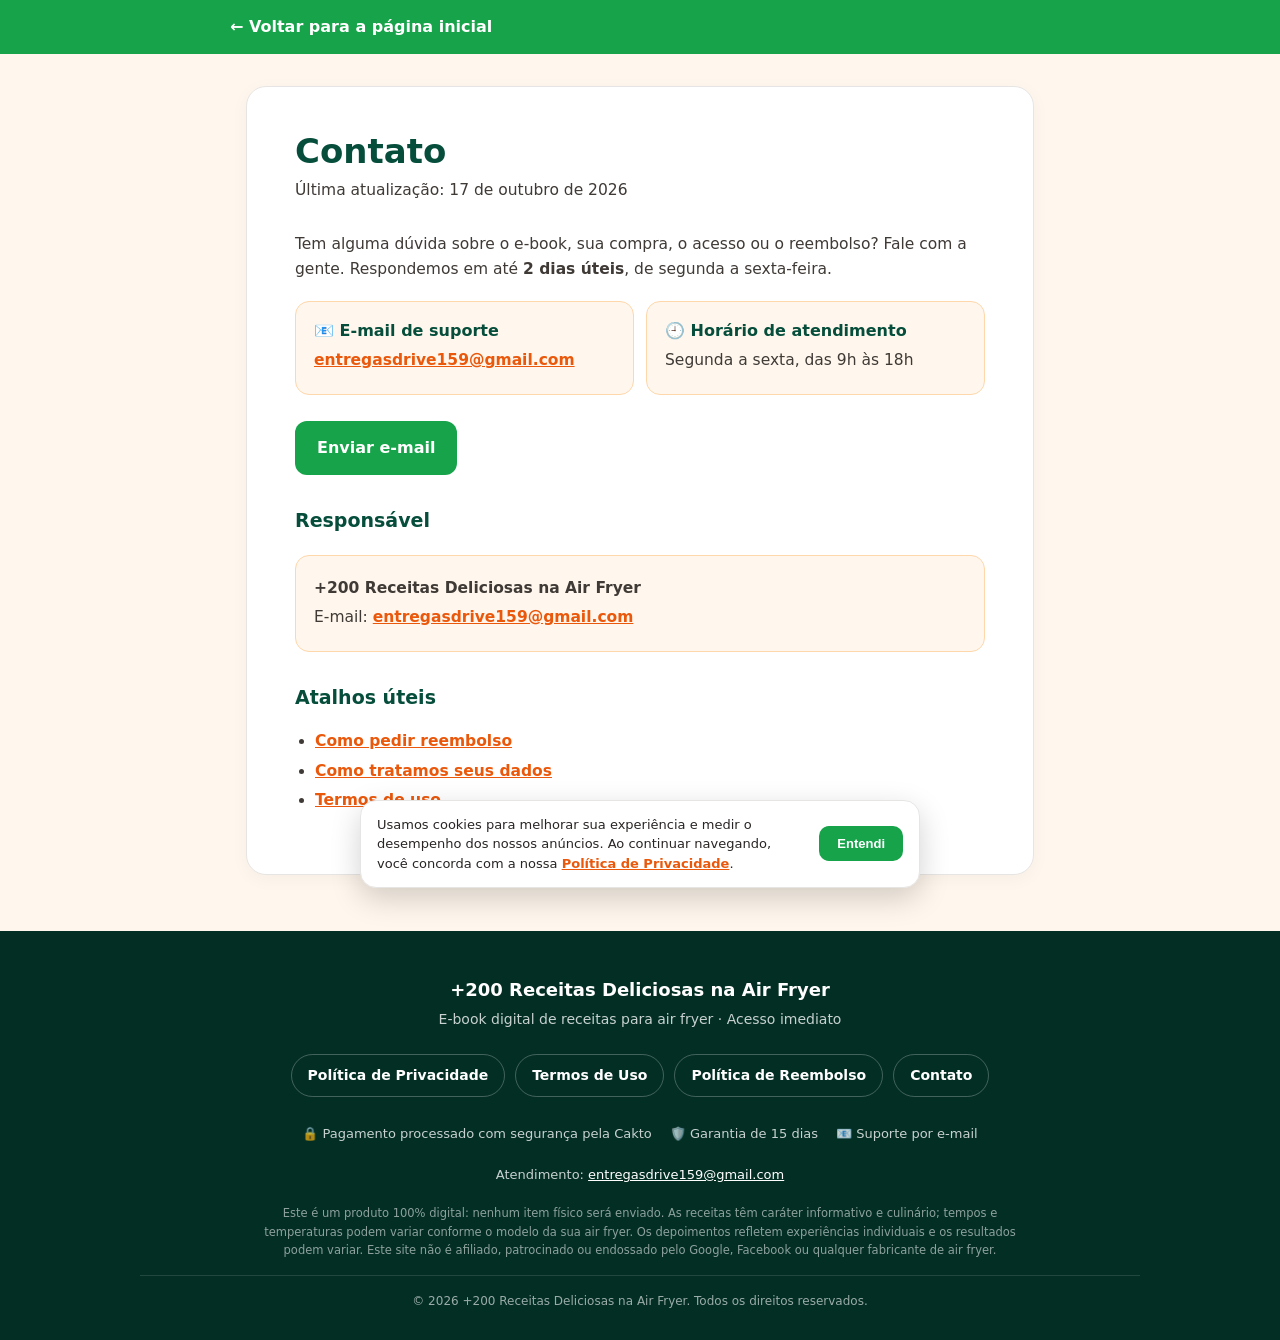
<file: contato.html>
<!DOCTYPE html>
<html lang="pt-BR">
<head>
<!-- Google tag (gtag.js) -->
<script async src="https://www.googletagmanager.com/gtag/js?id=AW-18518087383"></script>
<script>
  window.dataLayer = window.dataLayer || [];
  function gtag(){dataLayer.push(arguments);}
  gtag('js', new Date());

  gtag('config', 'AW-18518087383');
</script>
<meta charset="utf-8"/>
<meta name="viewport" content="width=device-width, initial-scale=1"/>
<title>Contato | +200 Receitas Deliciosas na Air Fryer</title>
<meta name="description" content="Contato do e-book +200 Receitas Deliciosas na Air Fryer."/>
<link rel="stylesheet" href="legal.css"/>
</head>
<body class="lg-body">
<header class="lg-top"><div class="lg-top-in"><a href="./">← Voltar para a página inicial</a></div></header>
<main class="lg-main"><article class="lg-card">
<h1>Contato</h1>
<p class="lg-upd">Última atualização: 17 de outubro de 2026</p>

<p>Tem alguma dúvida sobre o e-book, sua compra, o acesso ou o reembolso? Fale com a gente. Respondemos em até <strong>2 dias úteis</strong>, de segunda a sexta-feira.</p>
<div class="lg-grid">
<div class="lg-box"><strong>📧 E-mail de suporte</strong><p><a href="mailto:entregasdrive159@gmail.com">entregasdrive159@gmail.com</a></p></div>
<div class="lg-box"><strong>🕘 Horário de atendimento</strong><p>Segunda a sexta, das 9h às 18h</p></div>
</div>
<a class="lg-btn" href="mailto:entregasdrive159@gmail.com?subject=Suporte%20-%20Receitas%20Air%20Fryer">Enviar e-mail</a>
<h2>Responsável</h2>
<div class="lg-box"><p><strong>+200 Receitas Deliciosas na Air Fryer</strong></p><p>E-mail: <a href="mailto:entregasdrive159@gmail.com">entregasdrive159@gmail.com</a></p></div>
<h2>Atalhos úteis</h2>
<ul>
<li><a href="politica-de-reembolso.html">Como pedir reembolso</a></li>
<li><a href="politica-de-privacidade.html">Como tratamos seus dados</a></li>
<li><a href="termos-de-uso.html">Termos de uso</a></li>
</ul>

</article></main>
<footer class="site-footer">
<div class="sf-in">
<p class="sf-brand">+200 Receitas Deliciosas na Air Fryer</p>
<p class="sf-tag">E-book digital de receitas para air fryer · Acesso imediato</p>
<ul class="sf-links">
<li><a href="politica-de-privacidade.html">Política de Privacidade</a></li>
<li><a href="termos-de-uso.html">Termos de Uso</a></li>
<li><a href="politica-de-reembolso.html">Política de Reembolso</a></li>
<li><a href="contato.html">Contato</a></li>
</ul>
<div class="sf-seals"><span>🔒 Pagamento processado com segurança pela Cakto</span><span>🛡️ Garantia de 15 dias</span><span>📧 Suporte por e-mail</span></div>
<p class="sf-info">Atendimento: <a href="mailto:entregasdrive159@gmail.com">entregasdrive159@gmail.com</a></p>
<p class="sf-disc">Este é um produto 100% digital: nenhum item físico será enviado. As receitas têm caráter informativo e culinário; tempos e temperaturas podem variar conforme o modelo da sua air fryer. Os depoimentos refletem experiências individuais e os resultados podem variar. Este site não é afiliado, patrocinado ou endossado pelo Google, Facebook ou qualquer fabricante de air fryer.</p>
<p class="sf-copy">© <span class="sf-year">2026</span> +200 Receitas Deliciosas na Air Fryer. Todos os direitos reservados.</p>
</div>
</footer>
<div class="ck" id="ck" hidden>
<p>Usamos cookies para melhorar sua experiência e medir o desempenho dos nossos anúncios. Ao continuar navegando, você concorda com a nossa <a href="politica-de-privacidade.html">Política de Privacidade</a>.</p>
<button type="button" id="ck-ok">Entendi</button>
</div>
<script>
(function(){var b=document.getElementById("ck");try{if(!localStorage.getItem("ck_ok"))b.hidden=false}catch(e){b.hidden=false}
document.getElementById("ck-ok").onclick=function(){b.hidden=true;try{localStorage.setItem("ck_ok","1")}catch(e){}};
document.querySelectorAll(".sf-year").forEach(function(s){s.textContent=new Date().getFullYear()});})();
</script>
</body>
</html>
</file>
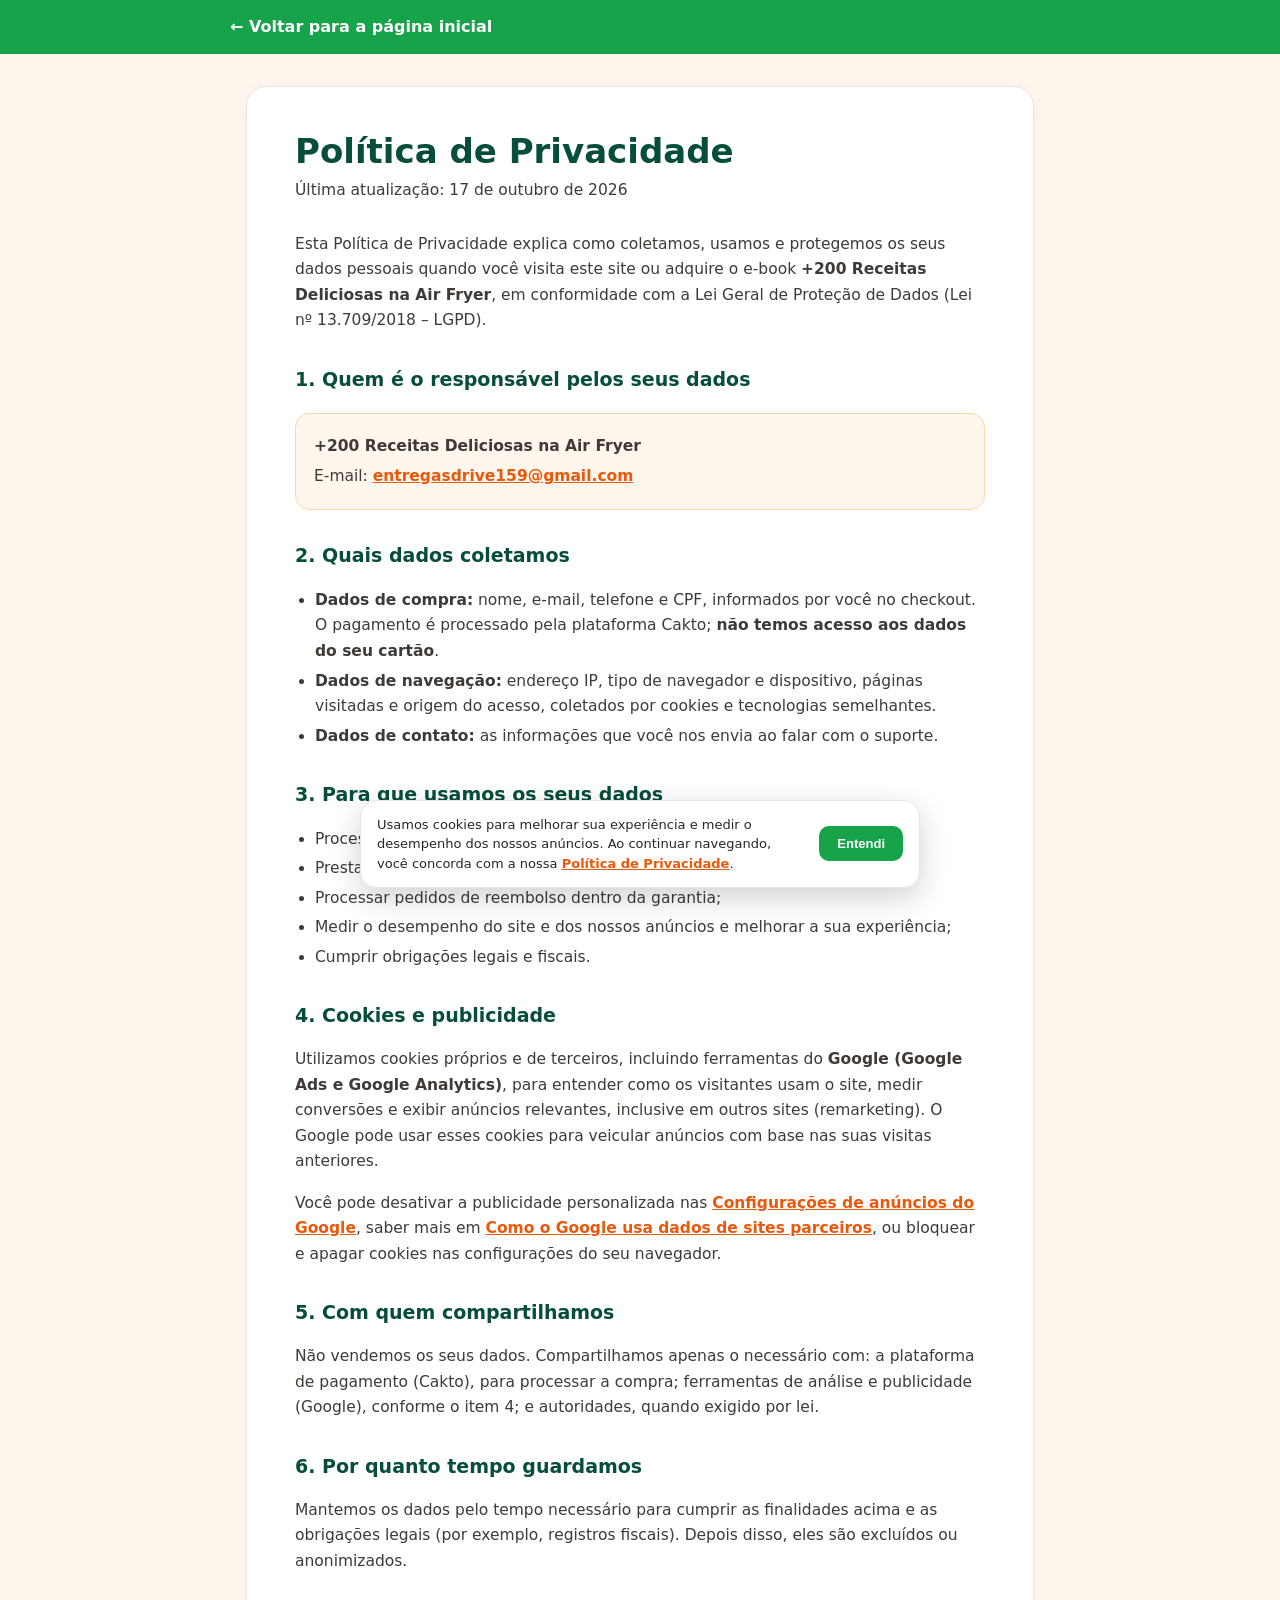
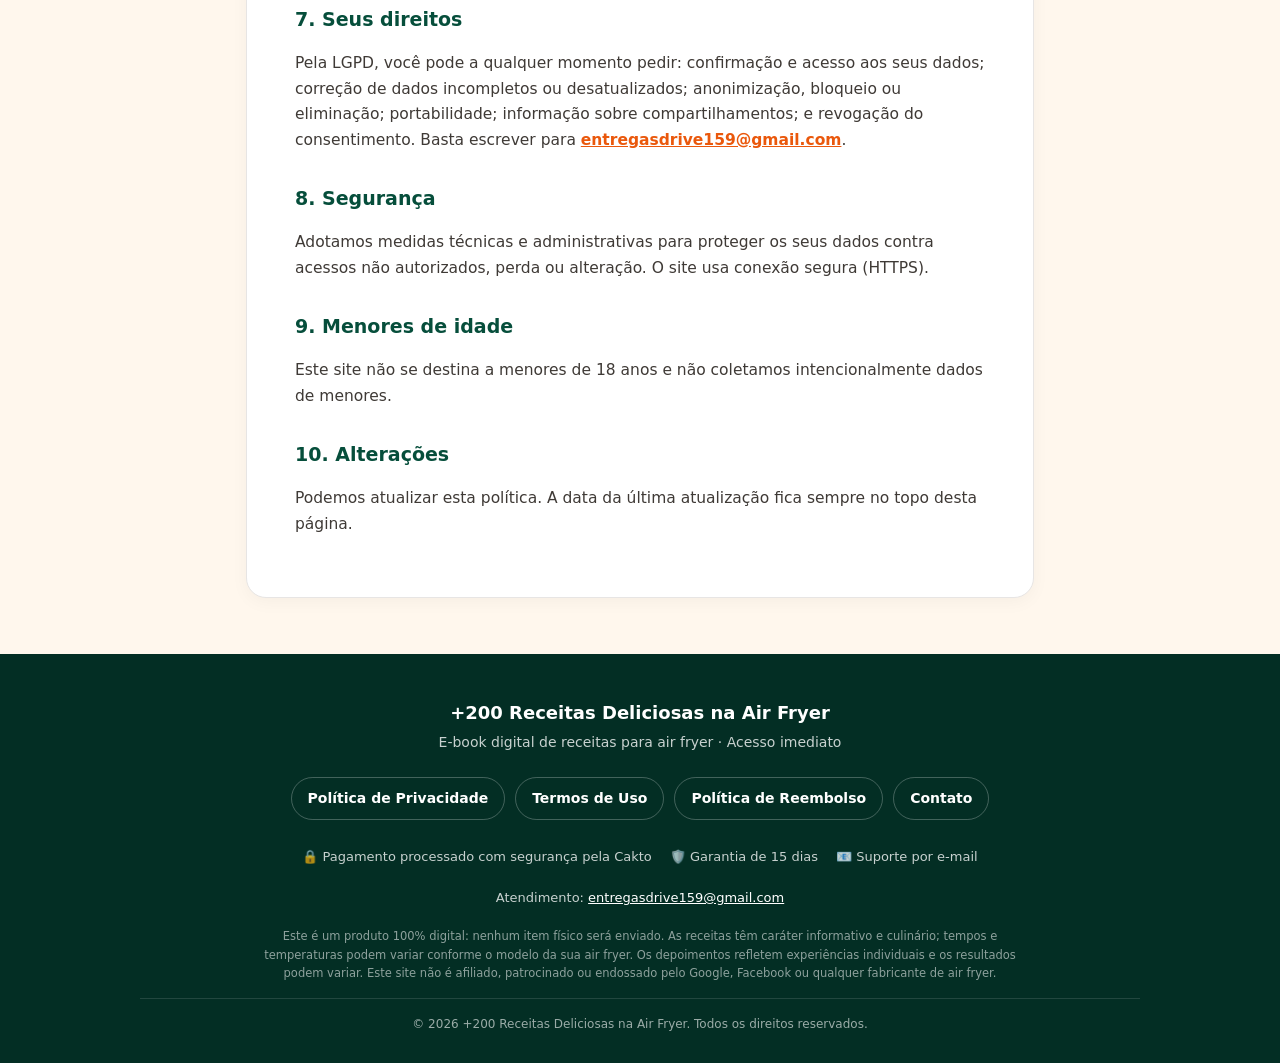
<file: politica-de-privacidade.html>
<!DOCTYPE html>
<html lang="pt-BR">
<head>
<!-- Google tag (gtag.js) -->
<script async src="https://www.googletagmanager.com/gtag/js?id=AW-18518087383"></script>
<script>
  window.dataLayer = window.dataLayer || [];
  function gtag(){dataLayer.push(arguments);}
  gtag('js', new Date());

  gtag('config', 'AW-18518087383');
</script>
<meta charset="utf-8"/>
<meta name="viewport" content="width=device-width, initial-scale=1"/>
<title>Política de Privacidade | +200 Receitas Deliciosas na Air Fryer</title>
<meta name="description" content="Política de Privacidade do e-book +200 Receitas Deliciosas na Air Fryer."/>
<link rel="stylesheet" href="legal.css"/>
</head>
<body class="lg-body">
<header class="lg-top"><div class="lg-top-in"><a href="./">← Voltar para a página inicial</a></div></header>
<main class="lg-main"><article class="lg-card">
<h1>Política de Privacidade</h1>
<p class="lg-upd">Última atualização: 17 de outubro de 2026</p>

<p>Esta Política de Privacidade explica como coletamos, usamos e protegemos os seus dados pessoais quando você visita este site ou adquire o e-book <strong>+200 Receitas Deliciosas na Air Fryer</strong>, em conformidade com a Lei Geral de Proteção de Dados (Lei nº 13.709/2018 – LGPD).</p>
<h2>1. Quem é o responsável pelos seus dados</h2>
<div class="lg-box"><p><strong>+200 Receitas Deliciosas na Air Fryer</strong></p><p>E-mail: <a href="mailto:entregasdrive159@gmail.com">entregasdrive159@gmail.com</a></p></div>
<h2>2. Quais dados coletamos</h2>
<ul>
<li><strong>Dados de compra:</strong> nome, e-mail, telefone e CPF, informados por você no checkout. O pagamento é processado pela plataforma Cakto; <strong>não temos acesso aos dados do seu cartão</strong>.</li>
<li><strong>Dados de navegação:</strong> endereço IP, tipo de navegador e dispositivo, páginas visitadas e origem do acesso, coletados por cookies e tecnologias semelhantes.</li>
<li><strong>Dados de contato:</strong> as informações que você nos envia ao falar com o suporte.</li>
</ul>
<h2>3. Para que usamos os seus dados</h2>
<ul>
<li>Processar a sua compra e entregar o acesso ao e-book;</li>
<li>Prestar suporte e responder às suas solicitações;</li>
<li>Processar pedidos de reembolso dentro da garantia;</li>
<li>Medir o desempenho do site e dos nossos anúncios e melhorar a sua experiência;</li>
<li>Cumprir obrigações legais e fiscais.</li>
</ul>
<h2>4. Cookies e publicidade</h2>
<p>Utilizamos cookies próprios e de terceiros, incluindo ferramentas do <strong>Google (Google Ads e Google Analytics)</strong>, para entender como os visitantes usam o site, medir conversões e exibir anúncios relevantes, inclusive em outros sites (remarketing). O Google pode usar esses cookies para veicular anúncios com base nas suas visitas anteriores.</p>
<p>Você pode desativar a publicidade personalizada nas <a href="https://adssettings.google.com" target="_blank" rel="noopener">Configurações de anúncios do Google</a>, saber mais em <a href="https://policies.google.com/technologies/partner-sites" target="_blank" rel="noopener">Como o Google usa dados de sites parceiros</a>, ou bloquear e apagar cookies nas configurações do seu navegador.</p>
<h2>5. Com quem compartilhamos</h2>
<p>Não vendemos os seus dados. Compartilhamos apenas o necessário com: a plataforma de pagamento (Cakto), para processar a compra; ferramentas de análise e publicidade (Google), conforme o item 4; e autoridades, quando exigido por lei.</p>
<h2>6. Por quanto tempo guardamos</h2>
<p>Mantemos os dados pelo tempo necessário para cumprir as finalidades acima e as obrigações legais (por exemplo, registros fiscais). Depois disso, eles são excluídos ou anonimizados.</p>
<h2>7. Seus direitos</h2>
<p>Pela LGPD, você pode a qualquer momento pedir: confirmação e acesso aos seus dados; correção de dados incompletos ou desatualizados; anonimização, bloqueio ou eliminação; portabilidade; informação sobre compartilhamentos; e revogação do consentimento. Basta escrever para <a href="mailto:entregasdrive159@gmail.com">entregasdrive159@gmail.com</a>.</p>
<h2>8. Segurança</h2>
<p>Adotamos medidas técnicas e administrativas para proteger os seus dados contra acessos não autorizados, perda ou alteração. O site usa conexão segura (HTTPS).</p>
<h2>9. Menores de idade</h2>
<p>Este site não se destina a menores de 18 anos e não coletamos intencionalmente dados de menores.</p>
<h2>10. Alterações</h2>
<p>Podemos atualizar esta política. A data da última atualização fica sempre no topo desta página.</p>

</article></main>
<footer class="site-footer">
<div class="sf-in">
<p class="sf-brand">+200 Receitas Deliciosas na Air Fryer</p>
<p class="sf-tag">E-book digital de receitas para air fryer · Acesso imediato</p>
<ul class="sf-links">
<li><a href="politica-de-privacidade.html">Política de Privacidade</a></li>
<li><a href="termos-de-uso.html">Termos de Uso</a></li>
<li><a href="politica-de-reembolso.html">Política de Reembolso</a></li>
<li><a href="contato.html">Contato</a></li>
</ul>
<div class="sf-seals"><span>🔒 Pagamento processado com segurança pela Cakto</span><span>🛡️ Garantia de 15 dias</span><span>📧 Suporte por e-mail</span></div>
<p class="sf-info">Atendimento: <a href="mailto:entregasdrive159@gmail.com">entregasdrive159@gmail.com</a></p>
<p class="sf-disc">Este é um produto 100% digital: nenhum item físico será enviado. As receitas têm caráter informativo e culinário; tempos e temperaturas podem variar conforme o modelo da sua air fryer. Os depoimentos refletem experiências individuais e os resultados podem variar. Este site não é afiliado, patrocinado ou endossado pelo Google, Facebook ou qualquer fabricante de air fryer.</p>
<p class="sf-copy">© <span class="sf-year">2026</span> +200 Receitas Deliciosas na Air Fryer. Todos os direitos reservados.</p>
</div>
</footer>
<div class="ck" id="ck" hidden>
<p>Usamos cookies para melhorar sua experiência e medir o desempenho dos nossos anúncios. Ao continuar navegando, você concorda com a nossa <a href="politica-de-privacidade.html">Política de Privacidade</a>.</p>
<button type="button" id="ck-ok">Entendi</button>
</div>
<script>
(function(){var b=document.getElementById("ck");try{if(!localStorage.getItem("ck_ok"))b.hidden=false}catch(e){b.hidden=false}
document.getElementById("ck-ok").onclick=function(){b.hidden=true;try{localStorage.setItem("ck_ok","1")}catch(e){}};
document.querySelectorAll(".sf-year").forEach(function(s){s.textContent=new Date().getFullYear()});})();
</script>
</body>
</html>
</file>
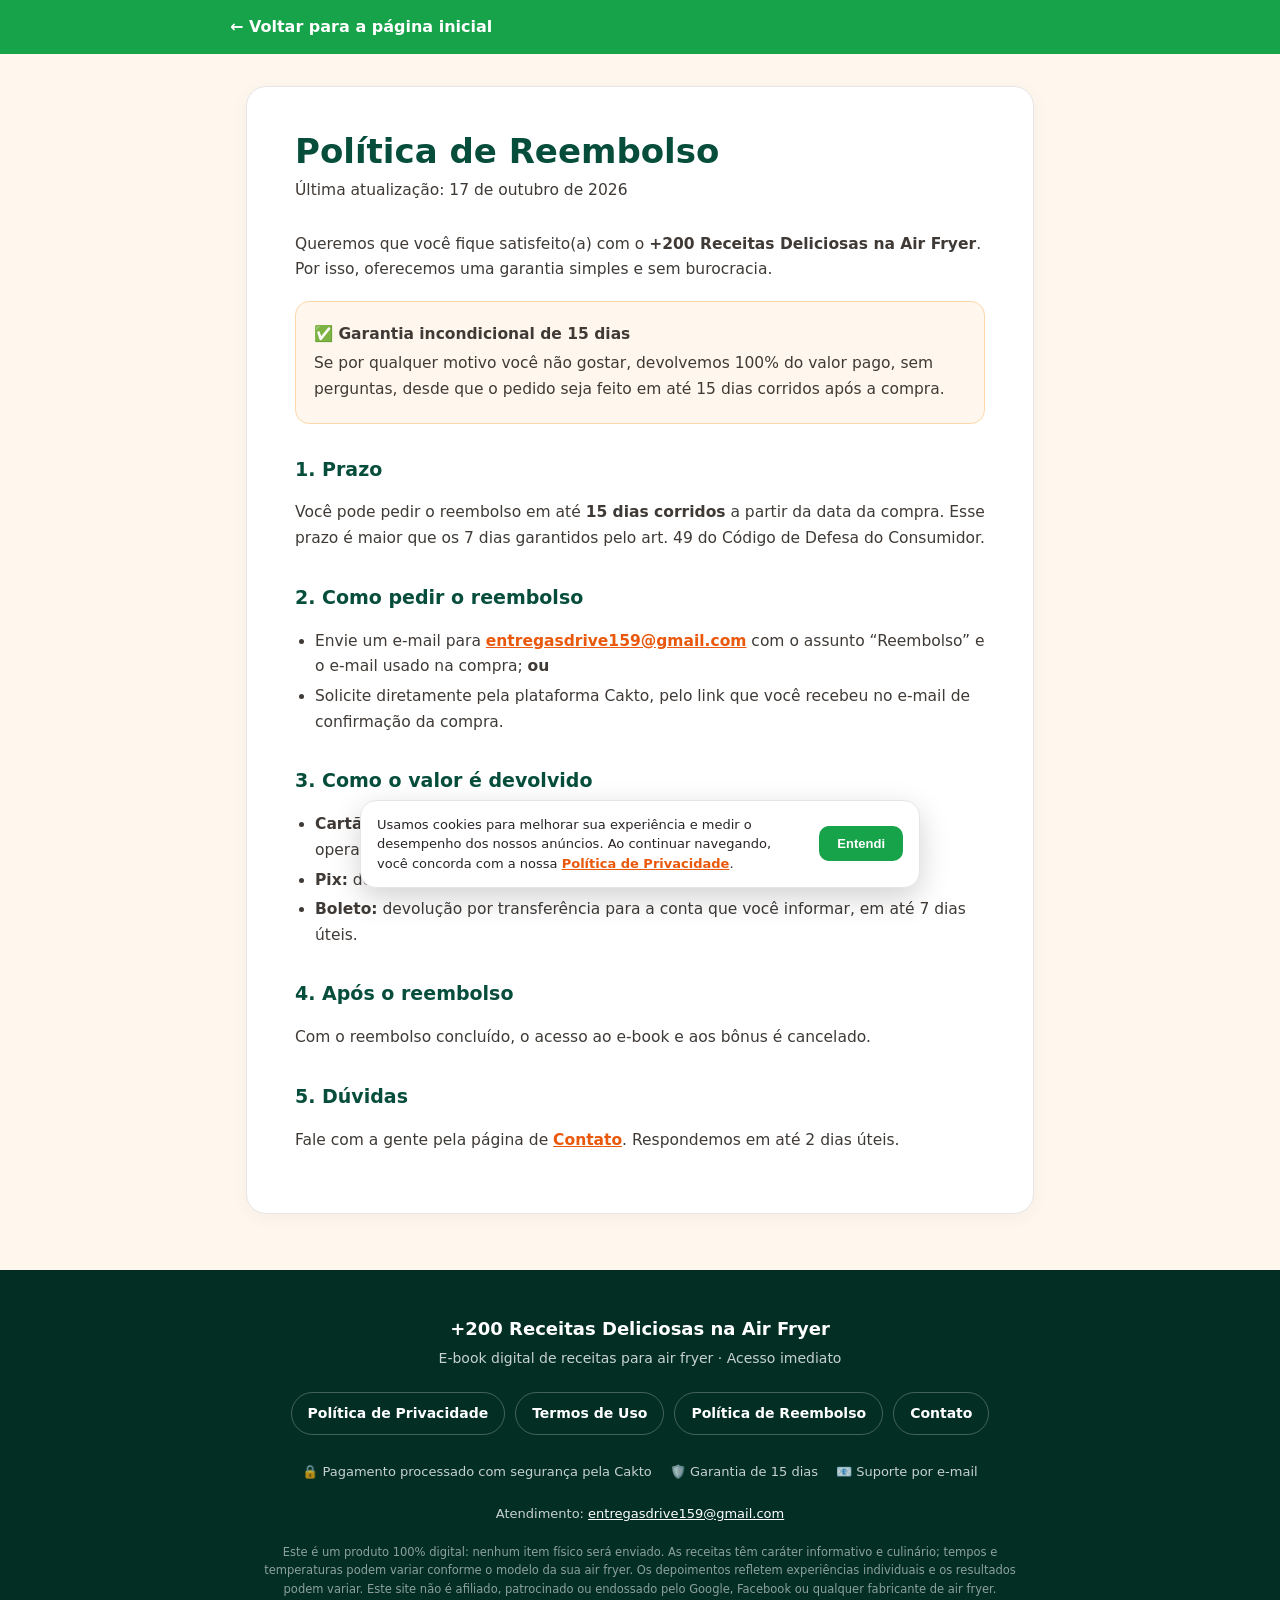
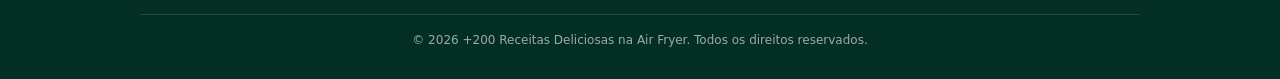
<file: politica-de-reembolso.html>
<!DOCTYPE html>
<html lang="pt-BR">
<head>
<!-- Google tag (gtag.js) -->
<script async src="https://www.googletagmanager.com/gtag/js?id=AW-18518087383"></script>
<script>
  window.dataLayer = window.dataLayer || [];
  function gtag(){dataLayer.push(arguments);}
  gtag('js', new Date());

  gtag('config', 'AW-18518087383');
</script>
<meta charset="utf-8"/>
<meta name="viewport" content="width=device-width, initial-scale=1"/>
<title>Política de Reembolso | +200 Receitas Deliciosas na Air Fryer</title>
<meta name="description" content="Política de Reembolso do e-book +200 Receitas Deliciosas na Air Fryer."/>
<link rel="stylesheet" href="legal.css"/>
</head>
<body class="lg-body">
<header class="lg-top"><div class="lg-top-in"><a href="./">← Voltar para a página inicial</a></div></header>
<main class="lg-main"><article class="lg-card">
<h1>Política de Reembolso</h1>
<p class="lg-upd">Última atualização: 17 de outubro de 2026</p>

<p>Queremos que você fique satisfeito(a) com o <strong>+200 Receitas Deliciosas na Air Fryer</strong>. Por isso, oferecemos uma garantia simples e sem burocracia.</p>
<div class="lg-box"><p><strong>✅ Garantia incondicional de 15 dias</strong></p><p>Se por qualquer motivo você não gostar, devolvemos 100% do valor pago, sem perguntas, desde que o pedido seja feito em até 15 dias corridos após a compra.</p></div>
<h2>1. Prazo</h2>
<p>Você pode pedir o reembolso em até <strong>15 dias corridos</strong> a partir da data da compra. Esse prazo é maior que os 7 dias garantidos pelo art. 49 do Código de Defesa do Consumidor.</p>
<h2>2. Como pedir o reembolso</h2>
<ul>
<li>Envie um e-mail para <a href="mailto:entregasdrive159@gmail.com">entregasdrive159@gmail.com</a> com o assunto “Reembolso” e o e-mail usado na compra; <strong>ou</strong></li>
<li>Solicite diretamente pela plataforma Cakto, pelo link que você recebeu no e-mail de confirmação da compra.</li>
</ul>
<h2>3. Como o valor é devolvido</h2>
<ul>
<li><strong>Cartão de crédito:</strong> estorno na fatura em até 2 faturas, conforme o prazo da operadora do cartão;</li>
<li><strong>Pix:</strong> devolução na conta de origem em até 7 dias úteis;</li>
<li><strong>Boleto:</strong> devolução por transferência para a conta que você informar, em até 7 dias úteis.</li>
</ul>
<h2>4. Após o reembolso</h2>
<p>Com o reembolso concluído, o acesso ao e-book e aos bônus é cancelado.</p>
<h2>5. Dúvidas</h2>
<p>Fale com a gente pela página de <a href="contato.html">Contato</a>. Respondemos em até 2 dias úteis.</p>

</article></main>
<footer class="site-footer">
<div class="sf-in">
<p class="sf-brand">+200 Receitas Deliciosas na Air Fryer</p>
<p class="sf-tag">E-book digital de receitas para air fryer · Acesso imediato</p>
<ul class="sf-links">
<li><a href="politica-de-privacidade.html">Política de Privacidade</a></li>
<li><a href="termos-de-uso.html">Termos de Uso</a></li>
<li><a href="politica-de-reembolso.html">Política de Reembolso</a></li>
<li><a href="contato.html">Contato</a></li>
</ul>
<div class="sf-seals"><span>🔒 Pagamento processado com segurança pela Cakto</span><span>🛡️ Garantia de 15 dias</span><span>📧 Suporte por e-mail</span></div>
<p class="sf-info">Atendimento: <a href="mailto:entregasdrive159@gmail.com">entregasdrive159@gmail.com</a></p>
<p class="sf-disc">Este é um produto 100% digital: nenhum item físico será enviado. As receitas têm caráter informativo e culinário; tempos e temperaturas podem variar conforme o modelo da sua air fryer. Os depoimentos refletem experiências individuais e os resultados podem variar. Este site não é afiliado, patrocinado ou endossado pelo Google, Facebook ou qualquer fabricante de air fryer.</p>
<p class="sf-copy">© <span class="sf-year">2026</span> +200 Receitas Deliciosas na Air Fryer. Todos os direitos reservados.</p>
</div>
</footer>
<div class="ck" id="ck" hidden>
<p>Usamos cookies para melhorar sua experiência e medir o desempenho dos nossos anúncios. Ao continuar navegando, você concorda com a nossa <a href="politica-de-privacidade.html">Política de Privacidade</a>.</p>
<button type="button" id="ck-ok">Entendi</button>
</div>
<script>
(function(){var b=document.getElementById("ck");try{if(!localStorage.getItem("ck_ok"))b.hidden=false}catch(e){b.hidden=false}
document.getElementById("ck-ok").onclick=function(){b.hidden=true;try{localStorage.setItem("ck_ok","1")}catch(e){}};
document.querySelectorAll(".sf-year").forEach(function(s){s.textContent=new Date().getFullYear()});})();
</script>
</body>
</html>
</file>
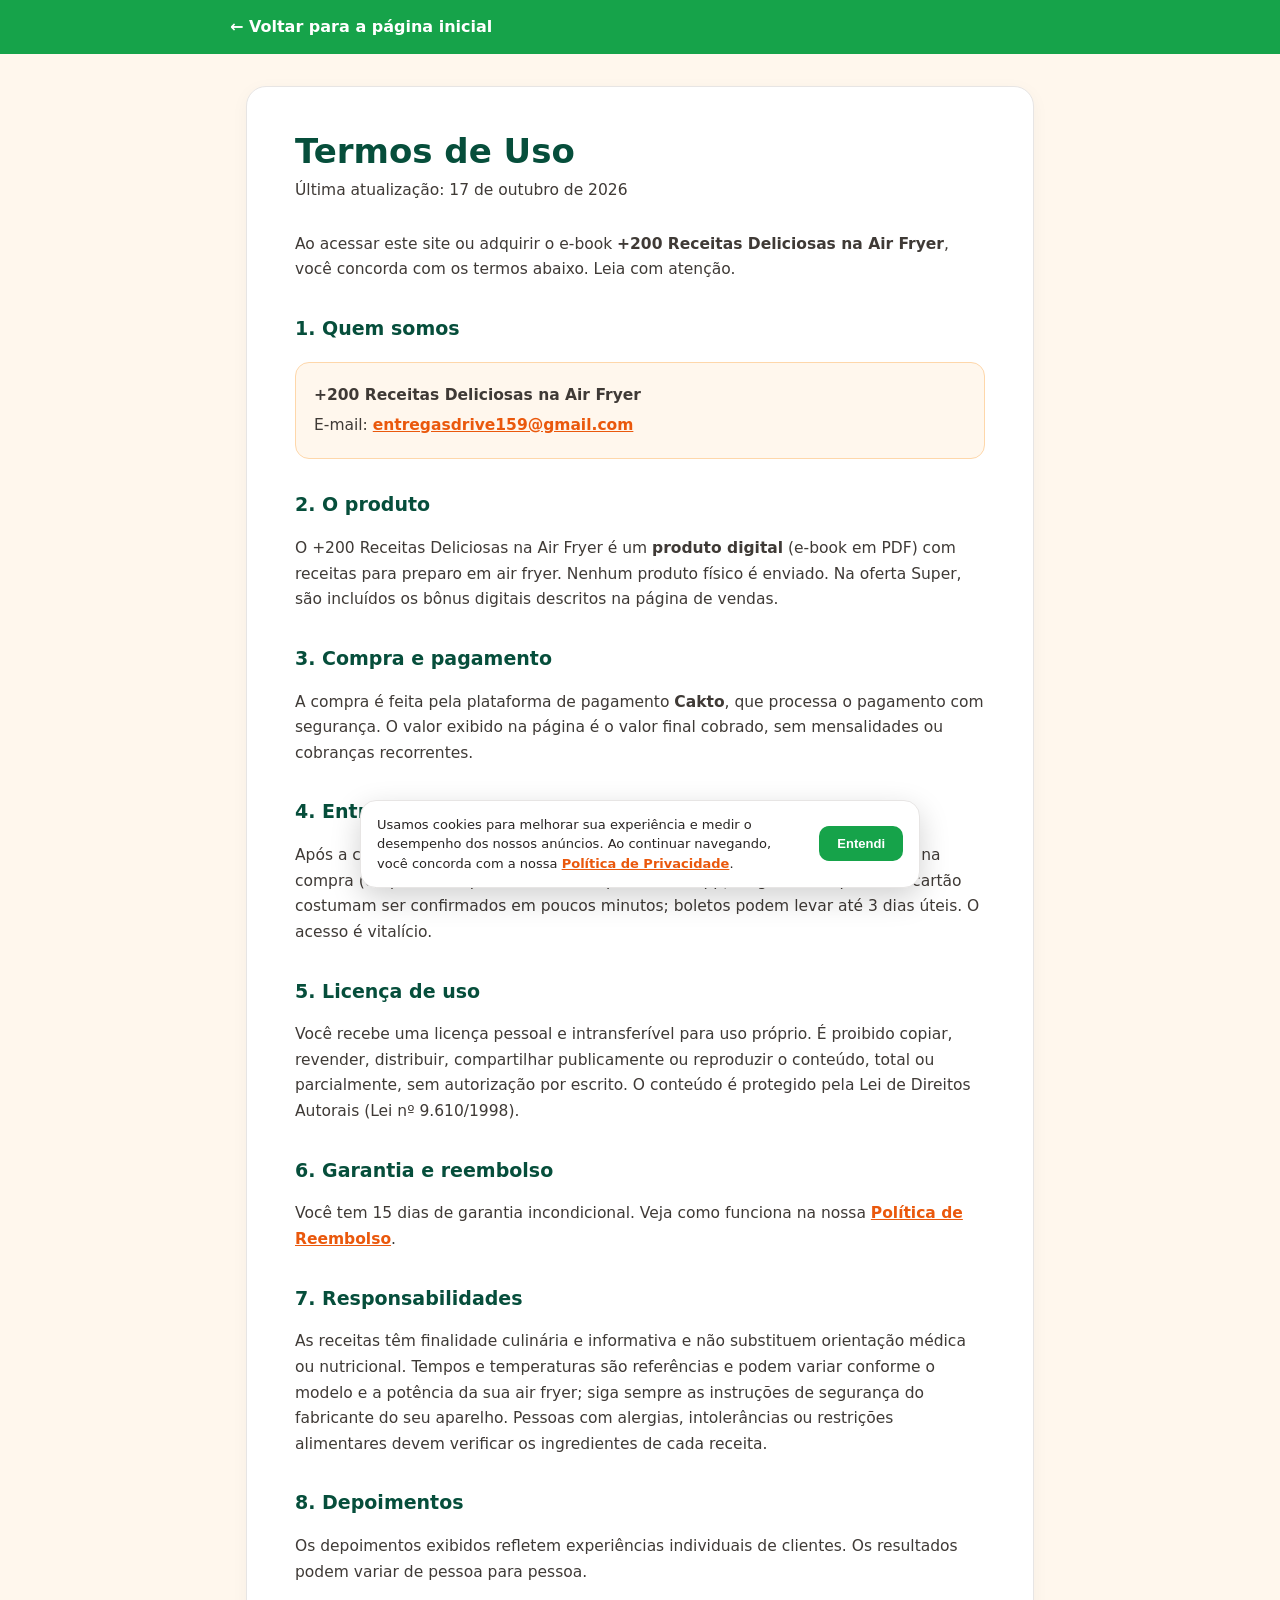
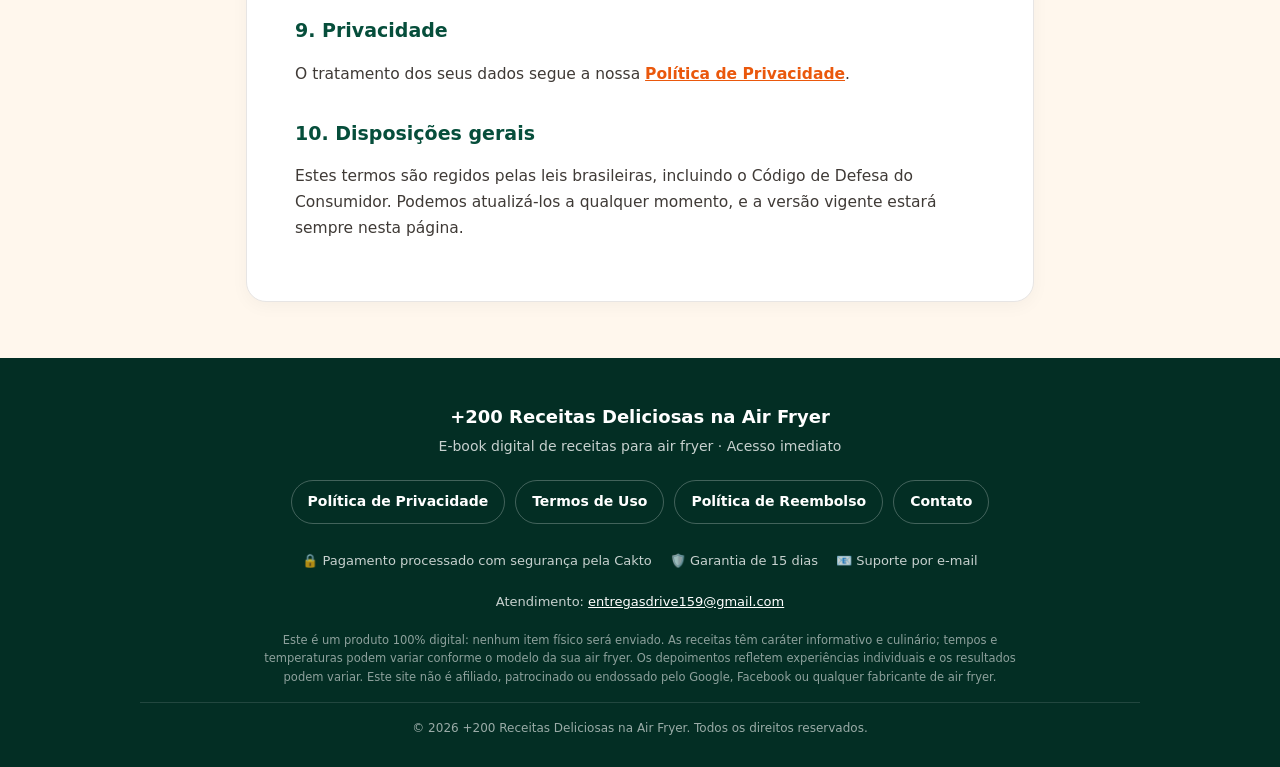
<file: termos-de-uso.html>
<!DOCTYPE html>
<html lang="pt-BR">
<head>
<!-- Google tag (gtag.js) -->
<script async src="https://www.googletagmanager.com/gtag/js?id=AW-18518087383"></script>
<script>
  window.dataLayer = window.dataLayer || [];
  function gtag(){dataLayer.push(arguments);}
  gtag('js', new Date());

  gtag('config', 'AW-18518087383');
</script>
<meta charset="utf-8"/>
<meta name="viewport" content="width=device-width, initial-scale=1"/>
<title>Termos de Uso | +200 Receitas Deliciosas na Air Fryer</title>
<meta name="description" content="Termos de Uso do e-book +200 Receitas Deliciosas na Air Fryer."/>
<link rel="stylesheet" href="legal.css"/>
</head>
<body class="lg-body">
<header class="lg-top"><div class="lg-top-in"><a href="./">← Voltar para a página inicial</a></div></header>
<main class="lg-main"><article class="lg-card">
<h1>Termos de Uso</h1>
<p class="lg-upd">Última atualização: 17 de outubro de 2026</p>

<p>Ao acessar este site ou adquirir o e-book <strong>+200 Receitas Deliciosas na Air Fryer</strong>, você concorda com os termos abaixo. Leia com atenção.</p>
<h2>1. Quem somos</h2>
<div class="lg-box"><p><strong>+200 Receitas Deliciosas na Air Fryer</strong></p><p>E-mail: <a href="mailto:entregasdrive159@gmail.com">entregasdrive159@gmail.com</a></p></div>
<h2>2. O produto</h2>
<p>O +200 Receitas Deliciosas na Air Fryer é um <strong>produto digital</strong> (e-book em PDF) com receitas para preparo em air fryer. Nenhum produto físico é enviado. Na oferta Super, são incluídos os bônus digitais descritos na página de vendas.</p>
<h2>3. Compra e pagamento</h2>
<p>A compra é feita pela plataforma de pagamento <strong>Cakto</strong>, que processa o pagamento com segurança. O valor exibido na página é o valor final cobrado, sem mensalidades ou cobranças recorrentes.</p>
<h2>4. Entrega e acesso</h2>
<p>Após a confirmação do pagamento, o acesso é enviado para o e-mail informado na compra (e, quando disponível, também pelo WhatsApp). Pagamentos por Pix e cartão costumam ser confirmados em poucos minutos; boletos podem levar até 3 dias úteis. O acesso é vitalício.</p>
<h2>5. Licença de uso</h2>
<p>Você recebe uma licença pessoal e intransferível para uso próprio. É proibido copiar, revender, distribuir, compartilhar publicamente ou reproduzir o conteúdo, total ou parcialmente, sem autorização por escrito. O conteúdo é protegido pela Lei de Direitos Autorais (Lei nº 9.610/1998).</p>
<h2>6. Garantia e reembolso</h2>
<p>Você tem 15 dias de garantia incondicional. Veja como funciona na nossa <a href="politica-de-reembolso.html">Política de Reembolso</a>.</p>
<h2>7. Responsabilidades</h2>
<p>As receitas têm finalidade culinária e informativa e não substituem orientação médica ou nutricional. Tempos e temperaturas são referências e podem variar conforme o modelo e a potência da sua air fryer; siga sempre as instruções de segurança do fabricante do seu aparelho. Pessoas com alergias, intolerâncias ou restrições alimentares devem verificar os ingredientes de cada receita.</p>
<h2>8. Depoimentos</h2>
<p>Os depoimentos exibidos refletem experiências individuais de clientes. Os resultados podem variar de pessoa para pessoa.</p>
<h2>9. Privacidade</h2>
<p>O tratamento dos seus dados segue a nossa <a href="politica-de-privacidade.html">Política de Privacidade</a>.</p>
<h2>10. Disposições gerais</h2>
<p>Estes termos são regidos pelas leis brasileiras, incluindo o Código de Defesa do Consumidor. Podemos atualizá-los a qualquer momento, e a versão vigente estará sempre nesta página.</p>

</article></main>
<footer class="site-footer">
<div class="sf-in">
<p class="sf-brand">+200 Receitas Deliciosas na Air Fryer</p>
<p class="sf-tag">E-book digital de receitas para air fryer · Acesso imediato</p>
<ul class="sf-links">
<li><a href="politica-de-privacidade.html">Política de Privacidade</a></li>
<li><a href="termos-de-uso.html">Termos de Uso</a></li>
<li><a href="politica-de-reembolso.html">Política de Reembolso</a></li>
<li><a href="contato.html">Contato</a></li>
</ul>
<div class="sf-seals"><span>🔒 Pagamento processado com segurança pela Cakto</span><span>🛡️ Garantia de 15 dias</span><span>📧 Suporte por e-mail</span></div>
<p class="sf-info">Atendimento: <a href="mailto:entregasdrive159@gmail.com">entregasdrive159@gmail.com</a></p>
<p class="sf-disc">Este é um produto 100% digital: nenhum item físico será enviado. As receitas têm caráter informativo e culinário; tempos e temperaturas podem variar conforme o modelo da sua air fryer. Os depoimentos refletem experiências individuais e os resultados podem variar. Este site não é afiliado, patrocinado ou endossado pelo Google, Facebook ou qualquer fabricante de air fryer.</p>
<p class="sf-copy">© <span class="sf-year">2026</span> +200 Receitas Deliciosas na Air Fryer. Todos os direitos reservados.</p>
</div>
</footer>
<div class="ck" id="ck" hidden>
<p>Usamos cookies para melhorar sua experiência e medir o desempenho dos nossos anúncios. Ao continuar navegando, você concorda com a nossa <a href="politica-de-privacidade.html">Política de Privacidade</a>.</p>
<button type="button" id="ck-ok">Entendi</button>
</div>
<script>
(function(){var b=document.getElementById("ck");try{if(!localStorage.getItem("ck_ok"))b.hidden=false}catch(e){b.hidden=false}
document.getElementById("ck-ok").onclick=function(){b.hidden=true;try{localStorage.setItem("ck_ok","1")}catch(e){}};
document.querySelectorAll(".sf-year").forEach(function(s){s.textContent=new Date().getFullYear()});})();
</script>
</body>
</html>
</file>
<file: styles.css>
@layer properties{@supports (((-webkit-hyphens:none)) and (not (margin-trim:inline))) or ((-moz-orient:inline) and (not (color:rgb(from red r g b)))){*,:before,:after,::backdrop{--tw-translate-x:0;--tw-translate-y:0;--tw-translate-z:0;--tw-rotate-x:initial;--tw-rotate-y:initial;--tw-rotate-z:initial;--tw-skew-x:initial;--tw-skew-y:initial;--tw-space-y-reverse:0;--tw-space-x-reverse:0;--tw-divide-y-reverse:0;--tw-border-style:solid;--tw-gradient-position:initial;--tw-gradient-from:#0000;--tw-gradient-via:#0000;--tw-gradient-to:#0000;--tw-gradient-stops:initial;--tw-gradient-via-stops:initial;--tw-gradient-from-position:0%;--tw-gradient-via-position:50%;--tw-gradient-to-position:100%;--tw-leading:initial;--tw-font-weight:initial;--tw-tracking:initial;--tw-ordinal:initial;--tw-slashed-zero:initial;--tw-numeric-figure:initial;--tw-numeric-spacing:initial;--tw-numeric-fraction:initial;--tw-shadow:0 0 #0000;--tw-shadow-color:initial;--tw-shadow-alpha:100%;--tw-inset-shadow:0 0 #0000;--tw-inset-shadow-color:initial;--tw-inset-shadow-alpha:100%;--tw-ring-color:initial;--tw-ring-shadow:0 0 #0000;--tw-inset-ring-color:initial;--tw-inset-ring-shadow:0 0 #0000;--tw-ring-inset:initial;--tw-ring-offset-width:0px;--tw-ring-offset-color:#fff;--tw-ring-offset-shadow:0 0 #0000;--tw-outline-style:solid;--tw-blur:initial;--tw-brightness:initial;--tw-contrast:initial;--tw-grayscale:initial;--tw-hue-rotate:initial;--tw-invert:initial;--tw-opacity:initial;--tw-saturate:initial;--tw-sepia:initial;--tw-drop-shadow:initial;--tw-drop-shadow-color:initial;--tw-drop-shadow-alpha:100%;--tw-drop-shadow-size:initial;--tw-duration:initial;--tw-ease:initial;--tw-scale-x:1;--tw-scale-y:1;--tw-scale-z:1;--tw-content:"";--tw-animation-delay:0s;--tw-animation-direction:normal;--tw-animation-duration:initial;--tw-animation-fill-mode:none;--tw-animation-iteration-count:1;--tw-enter-blur:0;--tw-enter-opacity:1;--tw-enter-rotate:0;--tw-enter-scale:1;--tw-enter-translate-x:0;--tw-enter-translate-y:0;--tw-exit-blur:0;--tw-exit-opacity:1;--tw-exit-rotate:0;--tw-exit-scale:1;--tw-exit-translate-x:0;--tw-exit-translate-y:0}}}@layer theme{:root,:host{--font-mono:ui-monospace, SFMono-Regular, Menlo, Monaco, Consolas, "Liberation Mono", "Courier New", monospace;--color-red-50:#fef2f2;--color-red-200:#ffcaca;--color-red-600:#e40014;--color-orange-50:#fff7ed;--color-orange-100:#ffedd5;--color-amber-100:#fef3c6;--color-green-100:#dcfce7;--color-stone-50:#fafaf9;--color-stone-100:#f5f5f4;--color-stone-200:#e7e5e4;--color-stone-400:#a6a09b;--color-stone-600:#57534d;--color-stone-700:#44403b;--color-stone-800:#292524;--color-black:#000;--color-white:#fff;--spacing:.25rem;--container-sm:24rem;--container-md:28rem;--container-lg:32rem;--container-xl:36rem;--container-2xl:42rem;--container-3xl:48rem;--container-4xl:56rem;--container-5xl:64rem;--container-6xl:72rem;--text-xs:.75rem;--text-xs--line-height:calc(1 / .75);--text-sm:.875rem;--text-sm--line-height:calc(1.25 / .875);--text-base:1rem;--text-base--line-height: 1.5 ;--text-lg:1.125rem;--text-lg--line-height:calc(1.75 / 1.125);--text-xl:1.25rem;--text-xl--line-height:calc(1.75 / 1.25);--text-2xl:1.5rem;--text-2xl--line-height:calc(2 / 1.5);--text-3xl:1.875rem;--text-3xl--line-height: 1.2 ;--text-4xl:2.25rem;--text-4xl--line-height:calc(2.5 / 2.25);--text-5xl:3rem;--text-5xl--line-height:1;--text-6xl:3.75rem;--text-6xl--line-height:1;--text-7xl:4.5rem;--text-7xl--line-height:1;--font-weight-normal:400;--font-weight-medium:500;--font-weight-semibold:600;--font-weight-bold:700;--font-weight-extrabold:800;--font-weight-black:900;--tracking-tight:-.025em;--tracking-wide:.025em;--tracking-widest:.1em;--leading-tight:1.25;--leading-snug:1.375;--leading-relaxed:1.625;--radius-2xl:1rem;--radius-3xl:1.5rem;--drop-shadow-2xl:0 25px 25px #00000026;--ease-in-out:cubic-bezier(.4, 0, .2, 1);--animate-pulse:pulse 2s cubic-bezier(.4, 0, .6, 1) infinite;--blur-2xl:40px;--aspect-video:16 / 9;--default-transition-duration:.15s;--default-transition-timing-function:cubic-bezier(.4, 0, .2, 1);--default-font-family:"Poppins", system-ui, sans-serif;--default-mono-font-family:var(--font-mono);--color-background:var(--background);--color-foreground:var(--foreground);--color-border:var(--border)}@supports (color:lab(0% 0 0)){:root,:host{--color-red-50:lab(96.5005% 4.18508 1.52328);--color-red-200:lab(86.017% 19.8815 7.75869);--color-red-600:lab(48.4493% 77.4328 61.5452);--color-orange-50:lab(97.7008% 1.53735 5.90649);--color-orange-100:lab(94.7127% 3.58394 14.3151);--color-amber-100:lab(95.916% -1.21653 23.111);--color-green-100:lab(96.1861% -13.8464 6.52365);--color-stone-50:lab(98.2686% -.0991821 .364304);--color-stone-100:lab(96.5286% -.0991821 .364268);--color-stone-200:lab(91.055% .663072 .865579);--color-stone-400:lab(66.2166% 1.88044 3.20326);--color-stone-600:lab(35.5168% 1.08604 4.07829);--color-stone-700:lab(27.3812% 1.32917 3.57789);--color-stone-800:lab(15.0353% 1.96067 1.53427)}}}@layer base{*,:after,:before,::backdrop{box-sizing:border-box;border:0 solid;margin:0;padding:0}::file-selector-button{box-sizing:border-box;border:0 solid;margin:0;padding:0}html,:host{-webkit-text-size-adjust:100%;tab-size:4;line-height:1.5;font-family:var(--default-font-family,ui-sans-serif, system-ui, sans-serif, "Apple Color Emoji", "Segoe UI Emoji", "Segoe UI Symbol", "Noto Color Emoji");font-feature-settings:var(--default-font-feature-settings,normal);font-variation-settings:var(--default-font-variation-settings,normal);-webkit-tap-highlight-color:transparent}hr{height:0;color:inherit;border-top-width:1px}abbr:where([title]){-webkit-text-decoration:underline dotted;text-decoration:underline dotted}h1,h2,h3,h4,h5,h6{font-size:inherit;font-weight:inherit}a{color:inherit;-webkit-text-decoration:inherit;text-decoration:inherit}b,strong{font-weight:bolder}code,kbd,samp,pre{font-family:var(--default-mono-font-family,ui-monospace, SFMono-Regular, Menlo, Monaco, Consolas, "Liberation Mono", "Courier New", monospace);font-feature-settings:var(--default-mono-font-feature-settings,normal);font-variation-settings:var(--default-mono-font-variation-settings,normal);font-size:1em}small{font-size:80%}sub,sup{vertical-align:baseline;font-size:75%;line-height:0;position:relative}sub{bottom:-.25em}sup{top:-.5em}table{text-indent:0;border-color:inherit;border-collapse:collapse}:-moz-focusring{outline:auto}progress{vertical-align:baseline}summary{display:list-item}ol,ul,menu{list-style:none}img,svg,video,canvas,audio,iframe,embed,object{vertical-align:middle;display:block}img,video{max-width:100%;height:auto}button,input,select,optgroup,textarea{font:inherit;font-feature-settings:inherit;font-variation-settings:inherit;letter-spacing:inherit;color:inherit;opacity:1;background-color:#0000;border-radius:0}::file-selector-button{font:inherit;font-feature-settings:inherit;font-variation-settings:inherit;letter-spacing:inherit;color:inherit;opacity:1;background-color:#0000;border-radius:0}:where(select:is([multiple],[size])) optgroup{font-weight:bolder}:where(select:is([multiple],[size])) optgroup option{padding-inline-start:20px}::file-selector-button{margin-inline-end:4px}::placeholder{opacity:1}@supports (not ((-webkit-appearance:-apple-pay-button))) or (contain-intrinsic-size:1px){::placeholder{color:currentColor}@supports (color:color-mix(in lab,red,red)){::placeholder{color:color-mix(in oklab,currentcolor 50%,transparent)}}}textarea{resize:vertical}::-webkit-search-decoration{-webkit-appearance:none}::-webkit-date-and-time-value{min-height:1lh;text-align:inherit}::-webkit-datetime-edit{display:inline-flex}::-webkit-datetime-edit-fields-wrapper{padding:0}::-webkit-datetime-edit{padding-block:0}::-webkit-datetime-edit-year-field{padding-block:0}::-webkit-datetime-edit-month-field{padding-block:0}::-webkit-datetime-edit-day-field{padding-block:0}::-webkit-datetime-edit-hour-field{padding-block:0}::-webkit-datetime-edit-minute-field{padding-block:0}::-webkit-datetime-edit-second-field{padding-block:0}::-webkit-datetime-edit-millisecond-field{padding-block:0}::-webkit-datetime-edit-meridiem-field{padding-block:0}::-webkit-calendar-picker-indicator{line-height:1}:-moz-ui-invalid{box-shadow:none}button,input:where([type=button],[type=reset],[type=submit]){appearance:button}::file-selector-button{appearance:button}::-webkit-inner-spin-button{height:auto}::-webkit-outer-spin-button{height:auto}[hidden]:where(:not([hidden=until-found])){display:none!important}*{border-color:var(--color-border)}html{font-family:Poppins,system-ui,sans-serif}body{background-color:var(--color-background);color:var(--color-foreground);font-family:Poppins,system-ui,sans-serif}}@layer components;@layer utilities{.pointer-events-none{pointer-events:none}.invisible{visibility:hidden}.sr-only{clip-path:inset(50%);white-space:nowrap;border-width:0;width:1px;height:1px;margin:-1px;padding:0;position:absolute;overflow:hidden}.absolute{position:absolute}.fixed{position:fixed}.relative{position:relative}.inset-0{inset:calc(var(--spacing) * 0)}.inset-x-0{inset-inline:calc(var(--spacing) * 0)}.inset-y-0{inset-block:calc(var(--spacing) * 0)}.start{inset-inline-start:var(--spacing)}.-top-12{top:calc(var(--spacing) * -12)}.top-0{top:calc(var(--spacing) * 0)}.top-1\.5{top:calc(var(--spacing) * 1.5)}.top-1\/2{top:50%}.top-3\.5{top:calc(var(--spacing) * 3.5)}.top-4{top:calc(var(--spacing) * 4)}.top-\[1px\]{top:1px}.top-\[50\%\]{top:50%}.top-\[60\%\]{top:60%}.top-full{top:100%}.-right-12{right:calc(var(--spacing) * -12)}.right-0{right:calc(var(--spacing) * 0)}.right-1{right:calc(var(--spacing) * 1)}.right-1\.5{right:calc(var(--spacing) * 1.5)}.right-2{right:calc(var(--spacing) * 2)}.right-3{right:calc(var(--spacing) * 3)}.right-4{right:calc(var(--spacing) * 4)}.-bottom-12{bottom:calc(var(--spacing) * -12)}.bottom-0{bottom:calc(var(--spacing) * 0)}.-left-12{left:calc(var(--spacing) * -12)}.left-0{left:calc(var(--spacing) * 0)}.left-1\/2{left:50%}.left-2{left:calc(var(--spacing) * 2)}.left-\[50\%\]{left:50%}.z-10{z-index:10}.z-20{z-index:20}.z-50{z-index:50}.z-\[1\]{z-index:1}.-mx-1{margin-inline:calc(var(--spacing) * -1)}.mx-2{margin-inline:calc(var(--spacing) * 2)}.mx-3\.5{margin-inline:calc(var(--spacing) * 3.5)}.mx-auto{margin-inline:auto}.my-0\.5{margin-block:calc(var(--spacing) * .5)}.my-1{margin-block:calc(var(--spacing) * 1)}.my-4{margin-block:calc(var(--spacing) * 4)}.-mt-4{margin-top:calc(var(--spacing) * -4)}.mt-0\.5{margin-top:calc(var(--spacing) * .5)}.mt-1{margin-top:calc(var(--spacing) * 1)}.mt-1\.5{margin-top:calc(var(--spacing) * 1.5)}.mt-2{margin-top:calc(var(--spacing) * 2)}.mt-3{margin-top:calc(var(--spacing) * 3)}.mt-4{margin-top:calc(var(--spacing) * 4)}.mt-6{margin-top:calc(var(--spacing) * 6)}.mt-8{margin-top:calc(var(--spacing) * 8)}.mt-10{margin-top:calc(var(--spacing) * 10)}.mt-24{margin-top:calc(var(--spacing) * 24)}.mt-auto{margin-top:auto}.mr-2{margin-right:calc(var(--spacing) * 2)}.mb-1{margin-bottom:calc(var(--spacing) * 1)}.mb-1\.5{margin-bottom:calc(var(--spacing) * 1.5)}.mb-2{margin-bottom:calc(var(--spacing) * 2)}.mb-2\.5{margin-bottom:calc(var(--spacing) * 2.5)}.mb-3{margin-bottom:calc(var(--spacing) * 3)}.mb-4{margin-bottom:calc(var(--spacing) * 4)}.mb-5{margin-bottom:calc(var(--spacing) * 5)}.mb-6{margin-bottom:calc(var(--spacing) * 6)}.mb-7{margin-bottom:calc(var(--spacing) * 7)}.mb-8{margin-bottom:calc(var(--spacing) * 8)}.mb-10{margin-bottom:calc(var(--spacing) * 10)}.mb-12{margin-bottom:calc(var(--spacing) * 12)}.-ml-4{margin-left:calc(var(--spacing) * -4)}.ml-1{margin-left:calc(var(--spacing) * 1)}.ml-auto{margin-left:auto}.block{display:block}.flex{display:flex}.grid{display:grid}.hidden{display:none}.inline-block{display:inline-block}.inline-flex{display:inline-flex}.table{display:table}.aspect-square{aspect-ratio:1}.aspect-video{aspect-ratio:var(--aspect-video)}.size-\(--cell-size\){width:var(--cell-size);height:var(--cell-size)}.size-4{width:calc(var(--spacing) * 4);height:calc(var(--spacing) * 4)}.h-\(--cell-size\){height:var(--cell-size)}.h-1\.5{height:calc(var(--spacing) * 1.5)}.h-2{height:calc(var(--spacing) * 2)}.h-2\.5{height:calc(var(--spacing) * 2.5)}.h-3{height:calc(var(--spacing) * 3)}.h-3\.5{height:calc(var(--spacing) * 3.5)}.h-4{height:calc(var(--spacing) * 4)}.h-5{height:calc(var(--spacing) * 5)}.h-6{height:calc(var(--spacing) * 6)}.h-7{height:calc(var(--spacing) * 7)}.h-8{height:calc(var(--spacing) * 8)}.h-9{height:calc(var(--spacing) * 9)}.h-10{height:calc(var(--spacing) * 10)}.h-12{height:calc(var(--spacing) * 12)}.h-24{height:calc(var(--spacing) * 24)}.h-28{height:calc(var(--spacing) * 28)}.h-44{height:calc(var(--spacing) * 44)}.h-\[1px\]{height:1px}.h-\[var\(--radix-navigation-menu-viewport-height\)\]{height:var(--radix-navigation-menu-viewport-height)}.h-\[var\(--radix-select-trigger-height\)\]{height:var(--radix-select-trigger-height)}.h-auto{height:auto}.h-full{height:100%}.h-px{height:1px}.h-svh{height:100svh}.max-h-\(--radix-context-menu-content-available-height\){max-height:var(--radix-context-menu-content-available-height)}.max-h-\(--radix-select-content-available-height\){max-height:var(--radix-select-content-available-height)}.max-h-\[300px\]{max-height:300px}.max-h-\[var\(--radix-dropdown-menu-content-available-height\)\]{max-height:var(--radix-dropdown-menu-content-available-height)}.min-h-0{min-height:calc(var(--spacing) * 0)}.min-h-\[60px\]{min-height:60px}.min-h-screen{min-height:100vh}.min-h-svh{min-height:100svh}.w-\(--cell-size\){width:var(--cell-size)}.w-\(--sidebar-width\){width:var(--sidebar-width)}.w-0{width:calc(var(--spacing) * 0)}.w-1{width:calc(var(--spacing) * 1)}.w-2{width:calc(var(--spacing) * 2)}.w-2\.5{width:calc(var(--spacing) * 2.5)}.w-3{width:calc(var(--spacing) * 3)}.w-3\.5{width:calc(var(--spacing) * 3.5)}.w-3\/4{width:75%}.w-4{width:calc(var(--spacing) * 4)}.w-5{width:calc(var(--spacing) * 5)}.w-6{width:calc(var(--spacing) * 6)}.w-7{width:calc(var(--spacing) * 7)}.w-8{width:calc(var(--spacing) * 8)}.w-9{width:calc(var(--spacing) * 9)}.w-10{width:calc(var(--spacing) * 10)}.w-12{width:calc(var(--spacing) * 12)}.w-24{width:calc(var(--spacing) * 24)}.w-28{width:calc(var(--spacing) * 28)}.w-64{width:calc(var(--spacing) * 64)}.w-72{width:calc(var(--spacing) * 72)}.w-\[1px\]{width:1px}.w-\[100\%\]{width:100%}.w-\[100px\]{width:100px}.w-auto{width:auto}.w-fit{width:fit-content}.w-full{width:100%}.w-max{width:max-content}.w-px{width:1px}.max-w-\(--skeleton-width\){max-width:var(--skeleton-width)}.max-w-2xl{max-width:var(--container-2xl)}.max-w-3xl{max-width:var(--container-3xl)}.max-w-4xl{max-width:var(--container-4xl)}.max-w-5xl{max-width:var(--container-5xl)}.max-w-6xl{max-width:var(--container-6xl)}.max-w-full{max-width:100%}.max-w-lg{max-width:var(--container-lg)}.max-w-max{max-width:max-content}.max-w-md{max-width:var(--container-md)}.max-w-none{max-width:none}.max-w-xl{max-width:var(--container-xl)}.min-w-\(--cell-size\){min-width:var(--cell-size)}.min-w-0{min-width:calc(var(--spacing) * 0)}.min-w-5{min-width:calc(var(--spacing) * 5)}.min-w-8{min-width:calc(var(--spacing) * 8)}.min-w-9{min-width:calc(var(--spacing) * 9)}.min-w-10{min-width:calc(var(--spacing) * 10)}.min-w-\[8rem\]{min-width:8rem}.min-w-\[12rem\]{min-width:12rem}.min-w-\[var\(--radix-select-trigger-width\)\]{min-width:var(--radix-select-trigger-width)}.flex-1{flex:1}.flex-shrink-0,.shrink-0{flex-shrink:0}.grow{flex-grow:1}.grow-0{flex-grow:0}.basis-full{flex-basis:100%}.caption-bottom{caption-side:bottom}.border-collapse{border-collapse:collapse}.origin-\(--radix-context-menu-content-transform-origin\){transform-origin:var(--radix-context-menu-content-transform-origin)}.origin-\(--radix-dropdown-menu-content-transform-origin\){transform-origin:var(--radix-dropdown-menu-content-transform-origin)}.origin-\(--radix-hover-card-content-transform-origin\){transform-origin:var(--radix-hover-card-content-transform-origin)}.origin-\(--radix-menubar-content-transform-origin\){transform-origin:var(--radix-menubar-content-transform-origin)}.origin-\(--radix-popover-content-transform-origin\){transform-origin:var(--radix-popover-content-transform-origin)}.origin-\(--radix-select-content-transform-origin\){transform-origin:var(--radix-select-content-transform-origin)}.origin-\(--radix-tooltip-content-transform-origin\){transform-origin:var(--radix-tooltip-content-transform-origin)}.-translate-x-1\/2{--tw-translate-x: -50% ;translate:var(--tw-translate-x) var(--tw-translate-y)}.-translate-x-px{--tw-translate-x:-1px;translate:var(--tw-translate-x) var(--tw-translate-y)}.translate-x-\[-50\%\]{--tw-translate-x:-50%;translate:var(--tw-translate-x) var(--tw-translate-y)}.translate-x-px{--tw-translate-x:1px;translate:var(--tw-translate-x) var(--tw-translate-y)}.-translate-y-1\/2{--tw-translate-y: -50% ;translate:var(--tw-translate-x) var(--tw-translate-y)}.translate-y-\[-50\%\]{--tw-translate-y:-50%;translate:var(--tw-translate-x) var(--tw-translate-y)}.rotate-45{rotate:45deg}.rotate-90{rotate:90deg}.rotate-180{rotate:180deg}.transform{transform:var(--tw-rotate-x,) var(--tw-rotate-y,) var(--tw-rotate-z,) var(--tw-skew-x,) var(--tw-skew-y,)}.animate-caret-blink{animation:1.25s ease-out infinite caret-blink}.animate-in{animation:enter var(--tw-animation-duration,var(--tw-duration,.15s))var(--tw-ease,ease)var(--tw-animation-delay,0s)var(--tw-animation-iteration-count,1)var(--tw-animation-direction,normal)var(--tw-animation-fill-mode,none)}.animate-pulse{animation:var(--animate-pulse)}.animate-pulse-cta{animation:2s ease-in-out infinite pulse-cta}.cursor-default{cursor:default}.cursor-pointer{cursor:pointer}.touch-none{touch-action:none}.scroll-mt-4{scroll-margin-top:calc(var(--spacing) * 4)}.scroll-mt-24{scroll-margin-top:calc(var(--spacing) * 24)}.list-none{list-style-type:none}.grid-cols-1{grid-template-columns:repeat(1,minmax(0,1fr))}.grid-cols-2{grid-template-columns:repeat(2,minmax(0,1fr))}.grid-rows-\[0fr\]{grid-template-rows:0fr}.grid-rows-\[1fr\]{grid-template-rows:1fr}.flex-col{flex-direction:column}.flex-col-reverse{flex-direction:column-reverse}.flex-row{flex-direction:row}.flex-wrap{flex-wrap:wrap}.place-content-center{place-content:center}.items-center{align-items:center}.items-end{align-items:flex-end}.items-start{align-items:flex-start}.items-stretch{align-items:stretch}.justify-between{justify-content:space-between}.justify-center{justify-content:center}.gap-1{gap:calc(var(--spacing) * 1)}.gap-1\.5{gap:calc(var(--spacing) * 1.5)}.gap-2{gap:calc(var(--spacing) * 2)}.gap-2\.5{gap:calc(var(--spacing) * 2.5)}.gap-3{gap:calc(var(--spacing) * 3)}.gap-4{gap:calc(var(--spacing) * 4)}.gap-5{gap:calc(var(--spacing) * 5)}.gap-6{gap:calc(var(--spacing) * 6)}:where(.space-y-1\.5>:not(:last-child)){--tw-space-y-reverse:0;margin-block-start:calc(calc(var(--spacing) * 1.5) * var(--tw-space-y-reverse));margin-block-end:calc(calc(var(--spacing) * 1.5) * calc(1 - var(--tw-space-y-reverse)))}:where(.space-y-2>:not(:last-child)){--tw-space-y-reverse:0;margin-block-start:calc(calc(var(--spacing) * 2) * var(--tw-space-y-reverse));margin-block-end:calc(calc(var(--spacing) * 2) * calc(1 - var(--tw-space-y-reverse)))}:where(.space-x-1>:not(:last-child)){--tw-space-x-reverse:0;margin-inline-start:calc(calc(var(--spacing) * 1) * var(--tw-space-x-reverse));margin-inline-end:calc(calc(var(--spacing) * 1) * calc(1 - var(--tw-space-x-reverse)))}:where(.divide-y>:not(:last-child)){--tw-divide-y-reverse:0;border-bottom-style:var(--tw-border-style);border-top-style:var(--tw-border-style);border-top-width:calc(1px * var(--tw-divide-y-reverse));border-bottom-width:calc(1px * calc(1 - var(--tw-divide-y-reverse)))}:where(.divide-stone-100>:not(:last-child)){border-color:var(--color-stone-100)}.overflow-auto{overflow:auto}.overflow-hidden{overflow:hidden}.overflow-x-hidden{overflow-x:hidden}.overflow-y-auto{overflow-y:auto}.rounded-2xl{border-radius:var(--radius-2xl)}.rounded-3xl{border-radius:var(--radius-3xl)}.rounded-\[2px\]{border-radius:2px}.rounded-\[inherit\]{border-radius:inherit}.rounded-full{border-radius:3.40282e38px}.rounded-lg{border-radius:var(--radius)}.rounded-md{border-radius:calc(var(--radius) - 2px)}.rounded-none{border-radius:0}.rounded-sm{border-radius:calc(var(--radius) - 4px)}.rounded-xl{border-radius:calc(var(--radius) + 4px)}.rounded-t-\[10px\]{border-top-left-radius:10px;border-top-right-radius:10px}.rounded-l-md{border-top-left-radius:calc(var(--radius) - 2px);border-bottom-left-radius:calc(var(--radius) - 2px)}.rounded-tl-lg{border-top-left-radius:var(--radius)}.rounded-tl-sm{border-top-left-radius:calc(var(--radius) - 4px)}.rounded-r-md{border-top-right-radius:calc(var(--radius) - 2px);border-bottom-right-radius:calc(var(--radius) - 2px)}.rounded-br-lg{border-bottom-right-radius:var(--radius)}.border{border-style:var(--tw-border-style);border-width:1px}.border-2{border-style:var(--tw-border-style);border-width:2px}.border-\[1\.5px\]{border-style:var(--tw-border-style);border-width:1.5px}.border-y{border-block-style:var(--tw-border-style);border-block-width:1px}.border-t{border-top-style:var(--tw-border-style);border-top-width:1px}.border-t-\[6px\]{border-top-style:var(--tw-border-style);border-top-width:6px}.border-r{border-right-style:var(--tw-border-style);border-right-width:1px}.border-b{border-bottom-style:var(--tw-border-style);border-bottom-width:1px}.border-l{border-left-style:var(--tw-border-style);border-left-width:1px}.border-dashed{--tw-border-style:dashed;border-style:dashed}.border-\(--color-border\){border-color:var(--color-border)}.border-\[var\(--brand-green\)\]{border-color:var(--brand-green)}.border-\[var\(--brand-orange\)\]{border-color:var(--brand-orange)}.border-border\/50{border-color:var(--border)}@supports (color:color-mix(in lab,red,red)){.border-border\/50{border-color:color-mix(in oklab,var(--border) 50%,transparent)}}.border-destructive\/50{border-color:var(--destructive)}@supports (color:color-mix(in lab,red,red)){.border-destructive\/50{border-color:color-mix(in oklab,var(--destructive) 50%,transparent)}}.border-foreground\/5{border-color:var(--foreground)}@supports (color:color-mix(in lab,red,red)){.border-foreground\/5{border-color:color-mix(in oklab,var(--foreground) 5%,transparent)}}.border-foreground\/15{border-color:var(--foreground)}@supports (color:color-mix(in lab,red,red)){.border-foreground\/15{border-color:color-mix(in oklab,var(--foreground) 15%,transparent)}}.border-input{border-color:var(--input)}.border-primary,.border-primary\/50{border-color:var(--primary)}@supports (color:color-mix(in lab,red,red)){.border-primary\/50{border-color:color-mix(in oklab,var(--primary) 50%,transparent)}}.border-red-200{border-color:var(--color-red-200)}.border-stone-100{border-color:var(--color-stone-100)}.border-stone-200{border-color:var(--color-stone-200)}.border-stone-200\/80{border-color:#e7e5e4cc}@supports (color:color-mix(in lab,red,red)){.border-stone-200\/80{border-color:color-mix(in oklab,var(--color-stone-200) 80%,transparent)}}.border-transparent{border-color:#0000}.border-white\/20{border-color:#fff3}@supports (color:color-mix(in lab,red,red)){.border-white\/20{border-color:color-mix(in oklab,var(--color-white) 20%,transparent)}}.border-t-transparent{border-top-color:#0000}.border-l-transparent{border-left-color:#0000}.bg-\(--color-bg\){background-color:var(--color-bg)}.bg-\[\#16A34A\]{background-color:#16a34a}.bg-\[\#314677\]{background-color:#314677}.bg-\[\#D9E8DC\]{background-color:#d9e8dc}.bg-\[var\(--brand-cream\)\]{background-color:var(--brand-cream)}.bg-\[var\(--brand-green\)\],.bg-\[var\(--brand-green\)\]\/10{background-color:var(--brand-green)}@supports (color:color-mix(in lab,red,red)){.bg-\[var\(--brand-green\)\]\/10{background-color:color-mix(in oklab,var(--brand-green) 10%,transparent)}}.bg-\[var\(--brand-green-deep\)\]{background-color:var(--brand-green-deep)}.bg-\[var\(--brand-orange\)\],.bg-\[var\(--brand-orange\)\]\/10{background-color:var(--brand-orange)}@supports (color:color-mix(in lab,red,red)){.bg-\[var\(--brand-orange\)\]\/10{background-color:color-mix(in oklab,var(--brand-orange) 10%,transparent)}}.bg-\[var\(--brand-orange\)\]\/15{background-color:var(--brand-orange)}@supports (color:color-mix(in lab,red,red)){.bg-\[var\(--brand-orange\)\]\/15{background-color:color-mix(in oklab,var(--brand-orange) 15%,transparent)}}.bg-accent{background-color:var(--accent)}.bg-background{background-color:var(--background)}.bg-black\/80{background-color:#000c}@supports (color:color-mix(in lab,red,red)){.bg-black\/80{background-color:color-mix(in oklab,var(--color-black) 80%,transparent)}}.bg-border{background-color:var(--border)}.bg-card{background-color:var(--card)}.bg-destructive{background-color:var(--destructive)}.bg-foreground,.bg-foreground\/5{background-color:var(--foreground)}@supports (color:color-mix(in lab,red,red)){.bg-foreground\/5{background-color:color-mix(in oklab,var(--foreground) 5%,transparent)}}.bg-foreground\/10{background-color:var(--foreground)}@supports (color:color-mix(in lab,red,red)){.bg-foreground\/10{background-color:color-mix(in oklab,var(--foreground) 10%,transparent)}}.bg-green-100{background-color:var(--color-green-100)}.bg-muted,.bg-muted\/50{background-color:var(--muted)}@supports (color:color-mix(in lab,red,red)){.bg-muted\/50{background-color:color-mix(in oklab,var(--muted) 50%,transparent)}}.bg-orange-100{background-color:var(--color-orange-100)}.bg-primary,.bg-primary\/10{background-color:var(--primary)}@supports (color:color-mix(in lab,red,red)){.bg-primary\/10{background-color:color-mix(in oklab,var(--primary) 10%,transparent)}}.bg-primary\/20{background-color:var(--primary)}@supports (color:color-mix(in lab,red,red)){.bg-primary\/20{background-color:color-mix(in oklab,var(--primary) 20%,transparent)}}.bg-red-50{background-color:var(--color-red-50)}.bg-red-600{background-color:var(--color-red-600)}.bg-secondary{background-color:var(--secondary)}.bg-stone-100{background-color:var(--color-stone-100)}.bg-transparent{background-color:#0000}.bg-white{background-color:var(--color-white)}.bg-white\/20{background-color:#fff3}@supports (color:color-mix(in lab,red,red)){.bg-white\/20{background-color:color-mix(in oklab,var(--color-white) 20%,transparent)}}.bg-gradient-to-br{--tw-gradient-position:to bottom right in oklab;background-image:linear-gradient(var(--tw-gradient-stops))}.bg-gradient-to-r{--tw-gradient-position:to right in oklab;background-image:linear-gradient(var(--tw-gradient-stops))}.from-\[\#EA580C\]{--tw-gradient-from:#ea580c;--tw-gradient-stops:var(--tw-gradient-via-stops,var(--tw-gradient-position), var(--tw-gradient-from) var(--tw-gradient-from-position), var(--tw-gradient-to) var(--tw-gradient-to-position))}.from-\[var\(--brand-cream\)\]{--tw-gradient-from:var(--brand-cream);--tw-gradient-stops:var(--tw-gradient-via-stops,var(--tw-gradient-position), var(--tw-gradient-from) var(--tw-gradient-from-position), var(--tw-gradient-to) var(--tw-gradient-to-position))}.from-\[var\(--brand-orange\)\]{--tw-gradient-from:var(--brand-orange);--tw-gradient-stops:var(--tw-gradient-via-stops,var(--tw-gradient-position), var(--tw-gradient-from) var(--tw-gradient-from-position), var(--tw-gradient-to) var(--tw-gradient-to-position))}.from-orange-50{--tw-gradient-from:var(--color-orange-50);--tw-gradient-stops:var(--tw-gradient-via-stops,var(--tw-gradient-position), var(--tw-gradient-from) var(--tw-gradient-from-position), var(--tw-gradient-to) var(--tw-gradient-to-position))}.to-\[\#16A34A\]{--tw-gradient-to:#16a34a;--tw-gradient-stops:var(--tw-gradient-via-stops,var(--tw-gradient-position), var(--tw-gradient-from) var(--tw-gradient-from-position), var(--tw-gradient-to) var(--tw-gradient-to-position))}.to-\[var\(--brand-green\)\]{--tw-gradient-to:var(--brand-green);--tw-gradient-stops:var(--tw-gradient-via-stops,var(--tw-gradient-position), var(--tw-gradient-from) var(--tw-gradient-from-position), var(--tw-gradient-to) var(--tw-gradient-to-position))}.to-amber-100{--tw-gradient-to:var(--color-amber-100);--tw-gradient-stops:var(--tw-gradient-via-stops,var(--tw-gradient-position), var(--tw-gradient-from) var(--tw-gradient-from-position), var(--tw-gradient-to) var(--tw-gradient-to-position))}.to-white{--tw-gradient-to:var(--color-white);--tw-gradient-stops:var(--tw-gradient-via-stops,var(--tw-gradient-position), var(--tw-gradient-from) var(--tw-gradient-from-position), var(--tw-gradient-to) var(--tw-gradient-to-position))}.bg-clip-text{-webkit-background-clip:text;background-clip:text}.fill-current{fill:currentColor}.fill-primary{fill:var(--primary)}.object-cover{object-fit:cover}.p-0{padding:calc(var(--spacing) * 0)}.p-1{padding:calc(var(--spacing) * 1)}.p-2{padding:calc(var(--spacing) * 2)}.p-3{padding:calc(var(--spacing) * 3)}.p-4{padding:calc(var(--spacing) * 4)}.p-5{padding:calc(var(--spacing) * 5)}.p-6{padding:calc(var(--spacing) * 6)}.p-\[1px\]{padding:1px}.px-\(--cell-size\){padding-inline:var(--cell-size)}.px-1{padding-inline:calc(var(--spacing) * 1)}.px-1\.5{padding-inline:calc(var(--spacing) * 1.5)}.px-2{padding-inline:calc(var(--spacing) * 2)}.px-2\.5{padding-inline:calc(var(--spacing) * 2.5)}.px-3{padding-inline:calc(var(--spacing) * 3)}.px-3\.5{padding-inline:calc(var(--spacing) * 3.5)}.px-4{padding-inline:calc(var(--spacing) * 4)}.px-5{padding-inline:calc(var(--spacing) * 5)}.px-6{padding-inline:calc(var(--spacing) * 6)}.px-8{padding-inline:calc(var(--spacing) * 8)}.py-0\.5{padding-block:calc(var(--spacing) * .5)}.py-1{padding-block:calc(var(--spacing) * 1)}.py-1\.5{padding-block:calc(var(--spacing) * 1.5)}.py-2{padding-block:calc(var(--spacing) * 2)}.py-2\.5{padding-block:calc(var(--spacing) * 2.5)}.py-3{padding-block:calc(var(--spacing) * 3)}.py-3\.5{padding-block:calc(var(--spacing) * 3.5)}.py-4{padding-block:calc(var(--spacing) * 4)}.py-5{padding-block:calc(var(--spacing) * 5)}.py-6{padding-block:calc(var(--spacing) * 6)}.py-8{padding-block:calc(var(--spacing) * 8)}.py-10{padding-block:calc(var(--spacing) * 10)}.py-\[15px\]{padding-block:15px}.py-\[18px\]{padding-block:18px}.pt-0{padding-top:calc(var(--spacing) * 0)}.pt-2{padding-top:calc(var(--spacing) * 2)}.pt-3{padding-top:calc(var(--spacing) * 3)}.pt-4{padding-top:calc(var(--spacing) * 4)}.pt-6{padding-top:calc(var(--spacing) * 6)}.pt-16{padding-top:calc(var(--spacing) * 16)}.pr-1{padding-right:calc(var(--spacing) * 1)}.pr-2{padding-right:calc(var(--spacing) * 2)}.pr-2\.5{padding-right:calc(var(--spacing) * 2.5)}.pr-3{padding-right:calc(var(--spacing) * 3)}.pr-8{padding-right:calc(var(--spacing) * 8)}.pb-3{padding-bottom:calc(var(--spacing) * 3)}.pb-4{padding-bottom:calc(var(--spacing) * 4)}.pb-8{padding-bottom:calc(var(--spacing) * 8)}.pb-10{padding-bottom:calc(var(--spacing) * 10)}.pl-2{padding-left:calc(var(--spacing) * 2)}.pl-2\.5{padding-left:calc(var(--spacing) * 2.5)}.pl-4{padding-left:calc(var(--spacing) * 4)}.pl-8{padding-left:calc(var(--spacing) * 8)}.text-center{text-align:center}.text-left{text-align:left}.align-middle{vertical-align:middle}.font-mono{font-family:var(--font-mono)}.text-2xl{font-size:var(--text-2xl);line-height:var(--tw-leading,var(--text-2xl--line-height))}.text-3xl{font-size:var(--text-3xl);line-height:var(--tw-leading,var(--text-3xl--line-height))}.text-4xl{font-size:var(--text-4xl);line-height:var(--tw-leading,var(--text-4xl--line-height))}.text-5xl{font-size:var(--text-5xl);line-height:var(--tw-leading,var(--text-5xl--line-height))}.text-7xl{font-size:var(--text-7xl);line-height:var(--tw-leading,var(--text-7xl--line-height))}.text-base{font-size:var(--text-base);line-height:var(--tw-leading,var(--text-base--line-height))}.text-lg{font-size:var(--text-lg);line-height:var(--tw-leading,var(--text-lg--line-height))}.text-sm{font-size:var(--text-sm);line-height:var(--tw-leading,var(--text-sm--line-height))}.text-xl{font-size:var(--text-xl);line-height:var(--tw-leading,var(--text-xl--line-height))}.text-xs{font-size:var(--text-xs);line-height:var(--tw-leading,var(--text-xs--line-height))}.text-\[0\.8rem\]{font-size:.8rem}.text-\[8px\]{font-size:8px}.text-\[9px\]{font-size:9px}.text-\[11px\]{font-size:11px}.text-\[12px\]{font-size:12px}.text-\[13\.5px\]{font-size:13.5px}.text-\[13px\]{font-size:13px}.text-\[15px\]{font-size:15px}.text-\[17\.6px\]{font-size:17.6px}.text-\[17px\]{font-size:17px}.text-\[27px\]{font-size:27px}.leading-\[1\.15\]{--tw-leading:1.15;line-height:1.15}.leading-none{--tw-leading:1;line-height:1}.leading-relaxed{--tw-leading:var(--leading-relaxed);line-height:var(--leading-relaxed)}.leading-snug{--tw-leading:var(--leading-snug);line-height:var(--leading-snug)}.leading-tight{--tw-leading:var(--leading-tight);line-height:var(--leading-tight)}.font-black{--tw-font-weight:var(--font-weight-black);font-weight:var(--font-weight-black)}.font-bold{--tw-font-weight:var(--font-weight-bold);font-weight:var(--font-weight-bold)}.font-extrabold{--tw-font-weight:var(--font-weight-extrabold);font-weight:var(--font-weight-extrabold)}.font-medium{--tw-font-weight:var(--font-weight-medium);font-weight:var(--font-weight-medium)}.font-normal{--tw-font-weight:var(--font-weight-normal);font-weight:var(--font-weight-normal)}.font-semibold{--tw-font-weight:var(--font-weight-semibold);font-weight:var(--font-weight-semibold)}.tracking-tight{--tw-tracking:var(--tracking-tight);letter-spacing:var(--tracking-tight)}.tracking-wide{--tw-tracking:var(--tracking-wide);letter-spacing:var(--tracking-wide)}.tracking-widest{--tw-tracking:var(--tracking-widest);letter-spacing:var(--tracking-widest)}.break-words{overflow-wrap:break-word}.text-ellipsis{text-overflow:ellipsis}.whitespace-nowrap{white-space:nowrap}.text-\[\#16A34A\]{color:#16a34a}.text-\[var\(--brand-green\)\]{color:var(--brand-green)}.text-\[var\(--brand-orange\)\]{color:var(--brand-orange)}.text-accent-foreground{color:var(--accent-foreground)}.text-card-foreground{color:var(--card-foreground)}.text-current{color:currentColor}.text-destructive{color:var(--destructive)}.text-foreground,.text-foreground\/55{color:var(--foreground)}@supports (color:color-mix(in lab,red,red)){.text-foreground\/55{color:color-mix(in oklab,var(--foreground) 55%,transparent)}}.text-foreground\/60{color:var(--foreground)}@supports (color:color-mix(in lab,red,red)){.text-foreground\/60{color:color-mix(in oklab,var(--foreground) 60%,transparent)}}.text-foreground\/70{color:var(--foreground)}@supports (color:color-mix(in lab,red,red)){.text-foreground\/70{color:color-mix(in oklab,var(--foreground) 70%,transparent)}}.text-foreground\/75{color:var(--foreground)}@supports (color:color-mix(in lab,red,red)){.text-foreground\/75{color:color-mix(in oklab,var(--foreground) 75%,transparent)}}.text-foreground\/80{color:var(--foreground)}@supports (color:color-mix(in lab,red,red)){.text-foreground\/80{color:color-mix(in oklab,var(--foreground) 80%,transparent)}}.text-muted-foreground{color:var(--muted-foreground)}.text-primary{color:var(--primary)}.text-primary-foreground{color:var(--primary-foreground)}.text-red-600{color:var(--color-red-600)}.text-secondary-foreground{color:var(--secondary-foreground)}.text-stone-400{color:var(--color-stone-400)}.text-stone-600{color:var(--color-stone-600)}.text-stone-700{color:var(--color-stone-700)}.text-stone-800{color:var(--color-stone-800)}.text-transparent{color:#0000}.text-white{color:var(--color-white)}.text-white\/60{color:#fff9}@supports (color:color-mix(in lab,red,red)){.text-white\/60{color:color-mix(in oklab,var(--color-white) 60%,transparent)}}.text-white\/80{color:#fffc}@supports (color:color-mix(in lab,red,red)){.text-white\/80{color:color-mix(in oklab,var(--color-white) 80%,transparent)}}.text-white\/90{color:#ffffffe6}@supports (color:color-mix(in lab,red,red)){.text-white\/90{color:color-mix(in oklab,var(--color-white) 90%,transparent)}}.uppercase{text-transform:uppercase}.tabular-nums{--tw-numeric-spacing:tabular-nums;font-variant-numeric:var(--tw-ordinal,) var(--tw-slashed-zero,) var(--tw-numeric-figure,) var(--tw-numeric-spacing,) var(--tw-numeric-fraction,)}.line-through{text-decoration-line:line-through}.underline-offset-4{text-underline-offset:4px}.opacity-0{opacity:0}.opacity-50{opacity:.5}.opacity-60{opacity:.6}.opacity-70{opacity:.7}.opacity-100{opacity:1}.shadow{--tw-shadow:0 1px 3px 0 var(--tw-shadow-color,#0000001a), 0 1px 2px -1px var(--tw-shadow-color,#0000001a);box-shadow:var(--tw-inset-shadow),var(--tw-inset-ring-shadow),var(--tw-ring-offset-shadow),var(--tw-ring-shadow),var(--tw-shadow)}.shadow-2xl{--tw-shadow:0 25px 50px -12px var(--tw-shadow-color,#00000040);box-shadow:var(--tw-inset-shadow),var(--tw-inset-ring-shadow),var(--tw-ring-offset-shadow),var(--tw-ring-shadow),var(--tw-shadow)}.shadow-\[0_0_0_1px_var\(--sidebar-border\)\]{--tw-shadow:0 0 0 1px var(--tw-shadow-color,var(--sidebar-border));box-shadow:var(--tw-inset-shadow),var(--tw-inset-ring-shadow),var(--tw-ring-offset-shadow),var(--tw-ring-shadow),var(--tw-shadow)}.shadow-\[0_1px_3px_rgba\(0\,0\,0\,0\.03\)\]{--tw-shadow:0 1px 3px var(--tw-shadow-color,#00000008);box-shadow:var(--tw-inset-shadow),var(--tw-inset-ring-shadow),var(--tw-ring-offset-shadow),var(--tw-ring-shadow),var(--tw-shadow)}.shadow-\[0_1px_4px_rgba\(0\,0\,0\,0\.03\)\]{--tw-shadow:0 1px 4px var(--tw-shadow-color,#00000008);box-shadow:var(--tw-inset-shadow),var(--tw-inset-ring-shadow),var(--tw-ring-offset-shadow),var(--tw-ring-shadow),var(--tw-shadow)}.shadow-lg{--tw-shadow:0 10px 15px -3px var(--tw-shadow-color,#0000001a), 0 4px 6px -4px var(--tw-shadow-color,#0000001a);box-shadow:var(--tw-inset-shadow),var(--tw-inset-ring-shadow),var(--tw-ring-offset-shadow),var(--tw-ring-shadow),var(--tw-shadow)}.shadow-md{--tw-shadow:0 4px 6px -1px var(--tw-shadow-color,#0000001a), 0 2px 4px -2px var(--tw-shadow-color,#0000001a);box-shadow:var(--tw-inset-shadow),var(--tw-inset-ring-shadow),var(--tw-ring-offset-shadow),var(--tw-ring-shadow),var(--tw-shadow)}.shadow-none{--tw-shadow:0 0 #0000;box-shadow:var(--tw-inset-shadow),var(--tw-inset-ring-shadow),var(--tw-ring-offset-shadow),var(--tw-ring-shadow),var(--tw-shadow)}.shadow-sm{--tw-shadow:0 1px 3px 0 var(--tw-shadow-color,#0000001a), 0 1px 2px -1px var(--tw-shadow-color,#0000001a);box-shadow:var(--tw-inset-shadow),var(--tw-inset-ring-shadow),var(--tw-ring-offset-shadow),var(--tw-ring-shadow),var(--tw-shadow)}.shadow-xl{--tw-shadow:0 20px 25px -5px var(--tw-shadow-color,#0000001a), 0 8px 10px -6px var(--tw-shadow-color,#0000001a);box-shadow:var(--tw-inset-shadow),var(--tw-inset-ring-shadow),var(--tw-ring-offset-shadow),var(--tw-ring-shadow),var(--tw-shadow)}.shadow-xs{--tw-shadow:0 1px 2px 0 var(--tw-shadow-color,#0000000d);box-shadow:var(--tw-inset-shadow),var(--tw-inset-ring-shadow),var(--tw-ring-offset-shadow),var(--tw-ring-shadow),var(--tw-shadow)}.ring-0{--tw-ring-shadow:var(--tw-ring-inset,) 0 0 0 calc(0px + var(--tw-ring-offset-width)) var(--tw-ring-color,currentcolor);box-shadow:var(--tw-inset-shadow),var(--tw-inset-ring-shadow),var(--tw-ring-offset-shadow),var(--tw-ring-shadow),var(--tw-shadow)}.ring-1{--tw-ring-shadow:var(--tw-ring-inset,) 0 0 0 calc(1px + var(--tw-ring-offset-width)) var(--tw-ring-color,currentcolor);box-shadow:var(--tw-inset-shadow),var(--tw-inset-ring-shadow),var(--tw-ring-offset-shadow),var(--tw-ring-shadow),var(--tw-shadow)}.ring-ring{--tw-ring-color:var(--ring)}.ring-offset-background{--tw-ring-offset-color:var(--background)}.outline{outline-style:var(--tw-outline-style);outline-width:1px}.blur-2xl{--tw-blur:blur(var(--blur-2xl));filter:var(--tw-blur,) var(--tw-brightness,) var(--tw-contrast,) var(--tw-grayscale,) var(--tw-hue-rotate,) var(--tw-invert,) var(--tw-saturate,) var(--tw-sepia,) var(--tw-drop-shadow,)}.drop-shadow-2xl{--tw-drop-shadow-size:drop-shadow(0 25px 25px var(--tw-drop-shadow-color,#00000026));--tw-drop-shadow:drop-shadow(var(--drop-shadow-2xl));filter:var(--tw-blur,) var(--tw-brightness,) var(--tw-contrast,) var(--tw-grayscale,) var(--tw-hue-rotate,) var(--tw-invert,) var(--tw-saturate,) var(--tw-sepia,) var(--tw-drop-shadow,)}.transition{transition-property:color,background-color,border-color,outline-color,text-decoration-color,fill,stroke,--tw-gradient-from,--tw-gradient-via,--tw-gradient-to,opacity,box-shadow,transform,translate,scale,rotate,filter,-webkit-backdrop-filter,backdrop-filter,display,content-visibility,overlay,pointer-events;transition-timing-function:var(--tw-ease,var(--default-transition-timing-function));transition-duration:var(--tw-duration,var(--default-transition-duration))}.transition-\[left\,right\,width\]{transition-property:left,right,width;transition-timing-function:var(--tw-ease,var(--default-transition-timing-function));transition-duration:var(--tw-duration,var(--default-transition-duration))}.transition-\[margin\,opacity\]{transition-property:margin,opacity;transition-timing-function:var(--tw-ease,var(--default-transition-timing-function));transition-duration:var(--tw-duration,var(--default-transition-duration))}.transition-\[width\,height\,padding\]{transition-property:width,height,padding;transition-timing-function:var(--tw-ease,var(--default-transition-timing-function));transition-duration:var(--tw-duration,var(--default-transition-duration))}.transition-\[width\]{transition-property:width;transition-timing-function:var(--tw-ease,var(--default-transition-timing-function));transition-duration:var(--tw-duration,var(--default-transition-duration))}.transition-all{transition-property:all;transition-timing-function:var(--tw-ease,var(--default-transition-timing-function));transition-duration:var(--tw-duration,var(--default-transition-duration))}.transition-colors{transition-property:color,background-color,border-color,outline-color,text-decoration-color,fill,stroke,--tw-gradient-from,--tw-gradient-via,--tw-gradient-to;transition-timing-function:var(--tw-ease,var(--default-transition-timing-function));transition-duration:var(--tw-duration,var(--default-transition-duration))}.transition-opacity{transition-property:opacity;transition-timing-function:var(--tw-ease,var(--default-transition-timing-function));transition-duration:var(--tw-duration,var(--default-transition-duration))}.transition-transform{transition-property:transform,translate,scale,rotate;transition-timing-function:var(--tw-ease,var(--default-transition-timing-function));transition-duration:var(--tw-duration,var(--default-transition-duration))}.duration-200{--tw-duration:.2s;transition-duration:.2s}.duration-300{--tw-duration:.3s;transition-duration:.3s}.duration-1000{--tw-duration:1s;transition-duration:1s}.ease-in-out{--tw-ease:var(--ease-in-out);transition-timing-function:var(--ease-in-out)}.ease-linear{--tw-ease:linear;transition-timing-function:linear}.fade-in-0{--tw-enter-opacity:0}.outline-none{--tw-outline-style:none;outline-style:none}.select-none{-webkit-user-select:none;user-select:none}.zoom-in-95{--tw-enter-scale:.95}.\[--cell-size\:2rem\]{--cell-size:2rem}.group-focus-within\/menu-item\:opacity-100:is(:where(.group\/menu-item):focus-within *){opacity:1}@media(hover:hover){.group-hover\:scale-110:is(:where(.group):hover *){--tw-scale-x:110%;--tw-scale-y:110%;--tw-scale-z:110%;scale:var(--tw-scale-x) var(--tw-scale-y)}.group-hover\:rotate-3:is(:where(.group):hover *){rotate:3deg}.group-hover\/menu-item\:opacity-100:is(:where(.group\/menu-item):hover *){opacity:1}}.group-has-\[\[data-sidebar\=menu-action\]\]\/menu-item\:pr-8:is(:where(.group\/menu-item):has([data-sidebar=menu-action]) *){padding-right:calc(var(--spacing) * 8)}.group-data-\[collapsible\=icon\]\:-mt-8:is(:where(.group)[data-collapsible=icon] *){margin-top:calc(var(--spacing) * -8)}.group-data-\[collapsible\=icon\]\:hidden:is(:where(.group)[data-collapsible=icon] *){display:none}.group-data-\[collapsible\=icon\]\:\!size-8:is(:where(.group)[data-collapsible=icon] *){width:calc(var(--spacing) * 8)!important;height:calc(var(--spacing) * 8)!important}.group-data-\[collapsible\=icon\]\:w-\(--sidebar-width-icon\):is(:where(.group)[data-collapsible=icon] *){width:var(--sidebar-width-icon)}.group-data-\[collapsible\=icon\]\:w-\[calc\(var\(--sidebar-width-icon\)_\+_theme\(spacing\.4\)\)\]:is(:where(.group)[data-collapsible=icon] *){width:calc(var(--sidebar-width-icon) + 1rem)}.group-data-\[collapsible\=icon\]\:w-\[calc\(var\(--sidebar-width-icon\)_\+_theme\(spacing\.4\)_\+2px\)\]:is(:where(.group)[data-collapsible=icon] *){width:calc(var(--sidebar-width-icon) + 1rem + 2px)}.group-data-\[collapsible\=icon\]\:overflow-hidden:is(:where(.group)[data-collapsible=icon] *){overflow:hidden}.group-data-\[collapsible\=icon\]\:\!p-0:is(:where(.group)[data-collapsible=icon] *){padding:calc(var(--spacing) * 0)!important}.group-data-\[collapsible\=icon\]\:\!p-2:is(:where(.group)[data-collapsible=icon] *){padding:calc(var(--spacing) * 2)!important}.group-data-\[collapsible\=icon\]\:opacity-0:is(:where(.group)[data-collapsible=icon] *){opacity:0}.group-data-\[collapsible\=offcanvas\]\:right-\[calc\(var\(--sidebar-width\)\*-1\)\]:is(:where(.group)[data-collapsible=offcanvas] *){right:calc(var(--sidebar-width) * -1)}.group-data-\[collapsible\=offcanvas\]\:left-\[calc\(var\(--sidebar-width\)\*-1\)\]:is(:where(.group)[data-collapsible=offcanvas] *){left:calc(var(--sidebar-width) * -1)}.group-data-\[collapsible\=offcanvas\]\:w-0:is(:where(.group)[data-collapsible=offcanvas] *){width:calc(var(--spacing) * 0)}.group-data-\[collapsible\=offcanvas\]\:translate-x-0:is(:where(.group)[data-collapsible=offcanvas] *){--tw-translate-x:calc(var(--spacing) * 0);translate:var(--tw-translate-x) var(--tw-translate-y)}.group-data-\[focused\=true\]\/day\:relative:is(:where(.group\/day)[data-focused=true] *){position:relative}.group-data-\[focused\=true\]\/day\:z-10:is(:where(.group\/day)[data-focused=true] *){z-index:10}.group-data-\[focused\=true\]\/day\:border-ring:is(:where(.group\/day)[data-focused=true] *){border-color:var(--ring)}.group-data-\[focused\=true\]\/day\:ring-\[3px\]:is(:where(.group\/day)[data-focused=true] *){--tw-ring-shadow:var(--tw-ring-inset,) 0 0 0 calc(3px + var(--tw-ring-offset-width)) var(--tw-ring-color,currentcolor);box-shadow:var(--tw-inset-shadow),var(--tw-inset-ring-shadow),var(--tw-ring-offset-shadow),var(--tw-ring-shadow),var(--tw-shadow)}.group-data-\[focused\=true\]\/day\:ring-ring\/50:is(:where(.group\/day)[data-focused=true] *){--tw-ring-color:var(--ring)}@supports (color:color-mix(in lab,red,red)){.group-data-\[focused\=true\]\/day\:ring-ring\/50:is(:where(.group\/day)[data-focused=true] *){--tw-ring-color:color-mix(in oklab, var(--ring) 50%, transparent)}}.group-data-\[side\=left\]\:-right-4:is(:where(.group)[data-side=left] *){right:calc(var(--spacing) * -4)}.group-data-\[side\=left\]\:border-r:is(:where(.group)[data-side=left] *){border-right-style:var(--tw-border-style);border-right-width:1px}.group-data-\[side\=right\]\:left-0:is(:where(.group)[data-side=right] *){left:calc(var(--spacing) * 0)}.group-data-\[side\=right\]\:rotate-180:is(:where(.group)[data-side=right] *){rotate:180deg}.group-data-\[side\=right\]\:border-l:is(:where(.group)[data-side=right] *){border-left-style:var(--tw-border-style);border-left-width:1px}.group-data-\[state\=open\]\:rotate-180:is(:where(.group)[data-state=open] *){rotate:180deg}.group-data-\[variant\=floating\]\:rounded-lg:is(:where(.group)[data-variant=floating] *){border-radius:var(--radius)}.group-data-\[variant\=floating\]\:border:is(:where(.group)[data-variant=floating] *){border-style:var(--tw-border-style);border-width:1px}.group-data-\[variant\=floating\]\:shadow:is(:where(.group)[data-variant=floating] *){--tw-shadow:0 1px 3px 0 var(--tw-shadow-color,#0000001a), 0 1px 2px -1px var(--tw-shadow-color,#0000001a);box-shadow:var(--tw-inset-shadow),var(--tw-inset-ring-shadow),var(--tw-ring-offset-shadow),var(--tw-ring-shadow),var(--tw-shadow)}.group-\[\.toast\]\:bg-muted:is(:where(.group).toast *){background-color:var(--muted)}.group-\[\.toast\]\:bg-primary:is(:where(.group).toast *){background-color:var(--primary)}.group-\[\.toast\]\:text-muted-foreground:is(:where(.group).toast *){color:var(--muted-foreground)}.group-\[\.toast\]\:text-primary-foreground:is(:where(.group).toast *){color:var(--primary-foreground)}.group-\[\.toaster\]\:border-border:is(:where(.group).toaster *){border-color:var(--border)}.group-\[\.toaster\]\:bg-background:is(:where(.group).toaster *){background-color:var(--background)}.group-\[\.toaster\]\:text-foreground:is(:where(.group).toaster *){color:var(--foreground)}.group-\[\.toaster\]\:shadow-lg:is(:where(.group).toaster *){--tw-shadow:0 10px 15px -3px var(--tw-shadow-color,#0000001a), 0 4px 6px -4px var(--tw-shadow-color,#0000001a);box-shadow:var(--tw-inset-shadow),var(--tw-inset-ring-shadow),var(--tw-ring-offset-shadow),var(--tw-ring-shadow),var(--tw-shadow)}.peer-disabled\:cursor-not-allowed:is(:where(.peer):disabled~*){cursor:not-allowed}.peer-disabled\:opacity-70:is(:where(.peer):disabled~*){opacity:.7}.peer-data-\[size\=default\]\/menu-button\:top-1\.5:is(:where(.peer\/menu-button)[data-size=default]~*){top:calc(var(--spacing) * 1.5)}.peer-data-\[size\=lg\]\/menu-button\:top-2\.5:is(:where(.peer\/menu-button)[data-size=lg]~*){top:calc(var(--spacing) * 2.5)}.peer-data-\[size\=sm\]\/menu-button\:top-1:is(:where(.peer\/menu-button)[data-size=sm]~*){top:calc(var(--spacing) * 1)}.file\:border-0::file-selector-button{border-style:var(--tw-border-style);border-width:0}.file\:bg-transparent::file-selector-button{background-color:#0000}.file\:text-sm::file-selector-button{font-size:var(--text-sm);line-height:var(--tw-leading,var(--text-sm--line-height))}.file\:font-medium::file-selector-button{--tw-font-weight:var(--font-weight-medium);font-weight:var(--font-weight-medium)}.file\:text-foreground::file-selector-button{color:var(--foreground)}.placeholder\:text-muted-foreground::placeholder{color:var(--muted-foreground)}.after\:absolute:after{content:var(--tw-content);position:absolute}.after\:-inset-2:after{content:var(--tw-content);inset:calc(var(--spacing) * -2)}.after\:inset-y-0:after{content:var(--tw-content);inset-block:calc(var(--spacing) * 0)}.after\:left-1\/2:after{content:var(--tw-content);left:50%}.after\:w-1:after{content:var(--tw-content);width:calc(var(--spacing) * 1)}.after\:w-\[2px\]:after{content:var(--tw-content);width:2px}.after\:-translate-x-1\/2:after{content:var(--tw-content);--tw-translate-x: -50% ;translate:var(--tw-translate-x) var(--tw-translate-y)}.group-data-\[collapsible\=offcanvas\]\:after\:left-full:is(:where(.group)[data-collapsible=offcanvas] *):after{content:var(--tw-content);left:100%}.first\:rounded-l-md:first-child{border-top-left-radius:calc(var(--radius) - 2px);border-bottom-left-radius:calc(var(--radius) - 2px)}.first\:border-l:first-child{border-left-style:var(--tw-border-style);border-left-width:1px}.last\:rounded-r-md:last-child{border-top-right-radius:calc(var(--radius) - 2px);border-bottom-right-radius:calc(var(--radius) - 2px)}@media(hover:hover){.hover\:-translate-y-0\.5:hover{--tw-translate-y:calc(var(--spacing) * -.5);translate:var(--tw-translate-x) var(--tw-translate-y)}.hover\:-translate-y-1:hover{--tw-translate-y:calc(var(--spacing) * -1);translate:var(--tw-translate-x) var(--tw-translate-y)}.hover\:bg-\[\#15803D\]:hover{background-color:#15803d}.hover\:bg-\[\#26375e\]:hover{background-color:#26375e}.hover\:bg-\[var\(--brand-orange-hover\)\]:hover{background-color:var(--brand-orange-hover)}.hover\:bg-accent:hover{background-color:var(--accent)}.hover\:bg-destructive\/80:hover{background-color:var(--destructive)}@supports (color:color-mix(in lab,red,red)){.hover\:bg-destructive\/80:hover{background-color:color-mix(in oklab,var(--destructive) 80%,transparent)}}.hover\:bg-destructive\/90:hover{background-color:var(--destructive)}@supports (color:color-mix(in lab,red,red)){.hover\:bg-destructive\/90:hover{background-color:color-mix(in oklab,var(--destructive) 90%,transparent)}}.hover\:bg-foreground\/5:hover{background-color:var(--foreground)}@supports (color:color-mix(in lab,red,red)){.hover\:bg-foreground\/5:hover{background-color:color-mix(in oklab,var(--foreground) 5%,transparent)}}.hover\:bg-muted:hover,.hover\:bg-muted\/50:hover{background-color:var(--muted)}@supports (color:color-mix(in lab,red,red)){.hover\:bg-muted\/50:hover{background-color:color-mix(in oklab,var(--muted) 50%,transparent)}}.hover\:bg-primary\/80:hover{background-color:var(--primary)}@supports (color:color-mix(in lab,red,red)){.hover\:bg-primary\/80:hover{background-color:color-mix(in oklab,var(--primary) 80%,transparent)}}.hover\:bg-primary\/90:hover{background-color:var(--primary)}@supports (color:color-mix(in lab,red,red)){.hover\:bg-primary\/90:hover{background-color:color-mix(in oklab,var(--primary) 90%,transparent)}}.hover\:bg-secondary\/80:hover{background-color:var(--secondary)}@supports (color:color-mix(in lab,red,red)){.hover\:bg-secondary\/80:hover{background-color:color-mix(in oklab,var(--secondary) 80%,transparent)}}.hover\:bg-stone-50\/60:hover{background-color:#fafaf999}@supports (color:color-mix(in lab,red,red)){.hover\:bg-stone-50\/60:hover{background-color:color-mix(in oklab,var(--color-stone-50) 60%,transparent)}}.hover\:text-accent-foreground:hover{color:var(--accent-foreground)}.hover\:text-foreground:hover{color:var(--foreground)}.hover\:text-muted-foreground:hover{color:var(--muted-foreground)}.hover\:underline:hover{text-decoration-line:underline}.hover\:opacity-100:hover{opacity:1}.hover\:shadow-2xl:hover{--tw-shadow:0 25px 50px -12px var(--tw-shadow-color,#00000040);box-shadow:var(--tw-inset-shadow),var(--tw-inset-ring-shadow),var(--tw-ring-offset-shadow),var(--tw-ring-shadow),var(--tw-shadow)}.hover\:shadow-\[0_0_0_1px_var\(--sidebar-accent\)\]:hover{--tw-shadow:0 0 0 1px var(--tw-shadow-color,var(--sidebar-accent));box-shadow:var(--tw-inset-shadow),var(--tw-inset-ring-shadow),var(--tw-ring-offset-shadow),var(--tw-ring-shadow),var(--tw-shadow)}.hover\:shadow-lg:hover{--tw-shadow:0 10px 15px -3px var(--tw-shadow-color,#0000001a), 0 4px 6px -4px var(--tw-shadow-color,#0000001a);box-shadow:var(--tw-inset-shadow),var(--tw-inset-ring-shadow),var(--tw-ring-offset-shadow),var(--tw-ring-shadow),var(--tw-shadow)}.hover\:shadow-md:hover{--tw-shadow:0 4px 6px -1px var(--tw-shadow-color,#0000001a), 0 2px 4px -2px var(--tw-shadow-color,#0000001a);box-shadow:var(--tw-inset-shadow),var(--tw-inset-ring-shadow),var(--tw-ring-offset-shadow),var(--tw-ring-shadow),var(--tw-shadow)}}.focus\:border-\[var\(--brand-orange\)\]:focus{border-color:var(--brand-orange)}.focus\:bg-accent:focus{background-color:var(--accent)}.focus\:text-accent-foreground:focus{color:var(--accent-foreground)}.focus\:ring-1:focus{--tw-ring-shadow:var(--tw-ring-inset,) 0 0 0 calc(1px + var(--tw-ring-offset-width)) var(--tw-ring-color,currentcolor);box-shadow:var(--tw-inset-shadow),var(--tw-inset-ring-shadow),var(--tw-ring-offset-shadow),var(--tw-ring-shadow),var(--tw-shadow)}.focus\:ring-2:focus{--tw-ring-shadow:var(--tw-ring-inset,) 0 0 0 calc(2px + var(--tw-ring-offset-width)) var(--tw-ring-color,currentcolor);box-shadow:var(--tw-inset-shadow),var(--tw-inset-ring-shadow),var(--tw-ring-offset-shadow),var(--tw-ring-shadow),var(--tw-shadow)}.focus\:ring-ring:focus{--tw-ring-color:var(--ring)}.focus\:ring-offset-2:focus{--tw-ring-offset-width:2px;--tw-ring-offset-shadow:var(--tw-ring-inset,) 0 0 0 var(--tw-ring-offset-width) var(--tw-ring-offset-color)}.focus\:outline-none:focus{--tw-outline-style:none;outline-style:none}.focus-visible\:ring-1:focus-visible{--tw-ring-shadow:var(--tw-ring-inset,) 0 0 0 calc(1px + var(--tw-ring-offset-width)) var(--tw-ring-color,currentcolor);box-shadow:var(--tw-inset-shadow),var(--tw-inset-ring-shadow),var(--tw-ring-offset-shadow),var(--tw-ring-shadow),var(--tw-shadow)}.focus-visible\:ring-2:focus-visible{--tw-ring-shadow:var(--tw-ring-inset,) 0 0 0 calc(2px + var(--tw-ring-offset-width)) var(--tw-ring-color,currentcolor);box-shadow:var(--tw-inset-shadow),var(--tw-inset-ring-shadow),var(--tw-ring-offset-shadow),var(--tw-ring-shadow),var(--tw-shadow)}.focus-visible\:ring-ring:focus-visible{--tw-ring-color:var(--ring)}.focus-visible\:ring-offset-1:focus-visible{--tw-ring-offset-width:1px;--tw-ring-offset-shadow:var(--tw-ring-inset,) 0 0 0 var(--tw-ring-offset-width) var(--tw-ring-offset-color)}.focus-visible\:ring-offset-2:focus-visible{--tw-ring-offset-width:2px;--tw-ring-offset-shadow:var(--tw-ring-inset,) 0 0 0 var(--tw-ring-offset-width) var(--tw-ring-offset-color)}.focus-visible\:ring-offset-background:focus-visible{--tw-ring-offset-color:var(--background)}.focus-visible\:outline-none:focus-visible{--tw-outline-style:none;outline-style:none}.disabled\:pointer-events-none:disabled{pointer-events:none}.disabled\:cursor-not-allowed:disabled{cursor:not-allowed}.disabled\:opacity-50:disabled{opacity:.5}.has-focus\:border-ring:has(:focus){border-color:var(--ring)}.has-focus\:ring-\[3px\]:has(:focus){--tw-ring-shadow:var(--tw-ring-inset,) 0 0 0 calc(3px + var(--tw-ring-offset-width)) var(--tw-ring-color,currentcolor);box-shadow:var(--tw-inset-shadow),var(--tw-inset-ring-shadow),var(--tw-ring-offset-shadow),var(--tw-ring-shadow),var(--tw-shadow)}.has-focus\:ring-ring\/50:has(:focus){--tw-ring-color:var(--ring)}@supports (color:color-mix(in lab,red,red)){.has-focus\:ring-ring\/50:has(:focus){--tw-ring-color:color-mix(in oklab, var(--ring) 50%, transparent)}}.has-\[\:disabled\]\:opacity-50:has(:disabled){opacity:.5}.aria-disabled\:pointer-events-none[aria-disabled=true]{pointer-events:none}.aria-disabled\:opacity-50[aria-disabled=true]{opacity:.5}.aria-selected\:text-muted-foreground[aria-selected=true]{color:var(--muted-foreground)}.data-\[active\=true\]\:font-medium[data-active=true]{--tw-font-weight:var(--font-weight-medium);font-weight:var(--font-weight-medium)}.data-\[disabled\]\:pointer-events-none[data-disabled]{pointer-events:none}.data-\[disabled\]\:opacity-50[data-disabled]{opacity:.5}.data-\[disabled\=true\]\:pointer-events-none[data-disabled=true]{pointer-events:none}.data-\[disabled\=true\]\:opacity-50[data-disabled=true]{opacity:.5}.data-\[motion\=from-end\]\:slide-in-from-right-52[data-motion=from-end]{--tw-enter-translate-x:calc(52*var(--spacing))}.data-\[motion\=from-start\]\:slide-in-from-left-52[data-motion=from-start]{--tw-enter-translate-x:calc(52*var(--spacing)*-1)}.data-\[motion\=to-end\]\:slide-out-to-right-52[data-motion=to-end]{--tw-exit-translate-x:calc(52*var(--spacing))}.data-\[motion\=to-start\]\:slide-out-to-left-52[data-motion=to-start]{--tw-exit-translate-x:calc(52*var(--spacing)*-1)}.data-\[motion\^\=from-\]\:animate-in[data-motion^=from-]{animation:enter var(--tw-animation-duration,var(--tw-duration,.15s))var(--tw-ease,ease)var(--tw-animation-delay,0s)var(--tw-animation-iteration-count,1)var(--tw-animation-direction,normal)var(--tw-animation-fill-mode,none)}.data-\[motion\^\=from-\]\:fade-in[data-motion^=from-]{--tw-enter-opacity:0}.data-\[motion\^\=to-\]\:animate-out[data-motion^=to-]{animation:exit var(--tw-animation-duration,var(--tw-duration,.15s))var(--tw-ease,ease)var(--tw-animation-delay,0s)var(--tw-animation-iteration-count,1)var(--tw-animation-direction,normal)var(--tw-animation-fill-mode,none)}.data-\[motion\^\=to-\]\:fade-out[data-motion^=to-]{--tw-exit-opacity:0}.data-\[panel-group-direction\=vertical\]\:h-px[data-panel-group-direction=vertical]{height:1px}.data-\[panel-group-direction\=vertical\]\:w-full[data-panel-group-direction=vertical]{width:100%}.data-\[panel-group-direction\=vertical\]\:flex-col[data-panel-group-direction=vertical]{flex-direction:column}.data-\[panel-group-direction\=vertical\]\:after\:left-0[data-panel-group-direction=vertical]:after{content:var(--tw-content);left:calc(var(--spacing) * 0)}.data-\[panel-group-direction\=vertical\]\:after\:h-1[data-panel-group-direction=vertical]:after{content:var(--tw-content);height:calc(var(--spacing) * 1)}.data-\[panel-group-direction\=vertical\]\:after\:w-full[data-panel-group-direction=vertical]:after{content:var(--tw-content);width:100%}.data-\[panel-group-direction\=vertical\]\:after\:translate-x-0[data-panel-group-direction=vertical]:after{content:var(--tw-content);--tw-translate-x:calc(var(--spacing) * 0);translate:var(--tw-translate-x) var(--tw-translate-y)}.data-\[panel-group-direction\=vertical\]\:after\:-translate-y-1\/2[data-panel-group-direction=vertical]:after{content:var(--tw-content);--tw-translate-y: -50% ;translate:var(--tw-translate-x) var(--tw-translate-y)}.data-\[placeholder\]\:text-muted-foreground[data-placeholder]{color:var(--muted-foreground)}.data-\[range-end\=true\]\:rounded-md[data-range-end=true]{border-radius:calc(var(--radius) - 2px)}.data-\[range-end\=true\]\:bg-primary[data-range-end=true]{background-color:var(--primary)}.data-\[range-end\=true\]\:text-primary-foreground[data-range-end=true]{color:var(--primary-foreground)}.data-\[range-middle\=true\]\:rounded-none[data-range-middle=true]{border-radius:0}.data-\[range-middle\=true\]\:bg-accent[data-range-middle=true]{background-color:var(--accent)}.data-\[range-middle\=true\]\:text-accent-foreground[data-range-middle=true]{color:var(--accent-foreground)}.data-\[range-start\=true\]\:rounded-md[data-range-start=true]{border-radius:calc(var(--radius) - 2px)}.data-\[range-start\=true\]\:bg-primary[data-range-start=true]{background-color:var(--primary)}.data-\[range-start\=true\]\:text-primary-foreground[data-range-start=true]{color:var(--primary-foreground)}.data-\[selected-single\=true\]\:bg-primary[data-selected-single=true]{background-color:var(--primary)}.data-\[selected-single\=true\]\:text-primary-foreground[data-selected-single=true]{color:var(--primary-foreground)}.data-\[selected\=true\]\:rounded-none[data-selected=true]{border-radius:0}.data-\[selected\=true\]\:bg-accent[data-selected=true]{background-color:var(--accent)}.data-\[selected\=true\]\:text-accent-foreground[data-selected=true]{color:var(--accent-foreground)}.data-\[side\=bottom\]\:translate-y-1[data-side=bottom]{--tw-translate-y:calc(var(--spacing) * 1);translate:var(--tw-translate-x) var(--tw-translate-y)}.data-\[side\=bottom\]\:slide-in-from-top-2[data-side=bottom]{--tw-enter-translate-y:calc(2*var(--spacing)*-1)}.data-\[side\=left\]\:-translate-x-1[data-side=left]{--tw-translate-x:calc(var(--spacing) * -1);translate:var(--tw-translate-x) var(--tw-translate-y)}.data-\[side\=left\]\:slide-in-from-right-2[data-side=left]{--tw-enter-translate-x:calc(2*var(--spacing))}.data-\[side\=right\]\:translate-x-1[data-side=right]{--tw-translate-x:calc(var(--spacing) * 1);translate:var(--tw-translate-x) var(--tw-translate-y)}.data-\[side\=right\]\:slide-in-from-left-2[data-side=right]{--tw-enter-translate-x:calc(2*var(--spacing)*-1)}.data-\[side\=top\]\:-translate-y-1[data-side=top]{--tw-translate-y:calc(var(--spacing) * -1);translate:var(--tw-translate-x) var(--tw-translate-y)}.data-\[side\=top\]\:slide-in-from-bottom-2[data-side=top]{--tw-enter-translate-y:calc(2*var(--spacing))}.data-\[state\=active\]\:bg-background[data-state=active]{background-color:var(--background)}.data-\[state\=active\]\:text-foreground[data-state=active]{color:var(--foreground)}.data-\[state\=active\]\:shadow[data-state=active]{--tw-shadow:0 1px 3px 0 var(--tw-shadow-color,#0000001a), 0 1px 2px -1px var(--tw-shadow-color,#0000001a);box-shadow:var(--tw-inset-shadow),var(--tw-inset-ring-shadow),var(--tw-ring-offset-shadow),var(--tw-ring-shadow),var(--tw-shadow)}.data-\[state\=checked\]\:translate-x-4[data-state=checked]{--tw-translate-x:calc(var(--spacing) * 4);translate:var(--tw-translate-x) var(--tw-translate-y)}.data-\[state\=checked\]\:bg-primary[data-state=checked]{background-color:var(--primary)}.data-\[state\=checked\]\:text-primary-foreground[data-state=checked]{color:var(--primary-foreground)}.data-\[state\=closed\]\:animate-accordion-up[data-state=closed]{animation:accordion-up var(--tw-animation-duration,var(--tw-duration,.2s))var(--tw-ease,ease-out)var(--tw-animation-delay,0s)var(--tw-animation-iteration-count,1)var(--tw-animation-direction,normal)var(--tw-animation-fill-mode,none)}.data-\[state\=closed\]\:animate-out[data-state=closed]{animation:exit var(--tw-animation-duration,var(--tw-duration,.15s))var(--tw-ease,ease)var(--tw-animation-delay,0s)var(--tw-animation-iteration-count,1)var(--tw-animation-direction,normal)var(--tw-animation-fill-mode,none)}.data-\[state\=closed\]\:duration-300[data-state=closed]{--tw-duration:.3s;transition-duration:.3s}.data-\[state\=closed\]\:fade-out-0[data-state=closed]{--tw-exit-opacity:0}.data-\[state\=closed\]\:zoom-out-95[data-state=closed]{--tw-exit-scale:.95}.data-\[state\=closed\]\:slide-out-to-bottom[data-state=closed]{--tw-exit-translate-y:100%}.data-\[state\=closed\]\:slide-out-to-left[data-state=closed]{--tw-exit-translate-x:-100%}.data-\[state\=closed\]\:slide-out-to-left-1\/2[data-state=closed]{--tw-exit-translate-x: -50% }.data-\[state\=closed\]\:slide-out-to-right[data-state=closed]{--tw-exit-translate-x:100%}.data-\[state\=closed\]\:slide-out-to-top[data-state=closed]{--tw-exit-translate-y:-100%}.data-\[state\=closed\]\:slide-out-to-top-\[48\%\][data-state=closed]{--tw-exit-translate-y: -48% }.data-\[state\=hidden\]\:animate-out[data-state=hidden]{animation:exit var(--tw-animation-duration,var(--tw-duration,.15s))var(--tw-ease,ease)var(--tw-animation-delay,0s)var(--tw-animation-iteration-count,1)var(--tw-animation-direction,normal)var(--tw-animation-fill-mode,none)}.data-\[state\=hidden\]\:fade-out[data-state=hidden]{--tw-exit-opacity:0}.data-\[state\=on\]\:bg-accent[data-state=on]{background-color:var(--accent)}.data-\[state\=on\]\:text-accent-foreground[data-state=on]{color:var(--accent-foreground)}.data-\[state\=open\]\:animate-accordion-down[data-state=open]{animation:accordion-down var(--tw-animation-duration,var(--tw-duration,.2s))var(--tw-ease,ease-out)var(--tw-animation-delay,0s)var(--tw-animation-iteration-count,1)var(--tw-animation-direction,normal)var(--tw-animation-fill-mode,none)}.data-\[state\=open\]\:animate-in[data-state=open]{animation:enter var(--tw-animation-duration,var(--tw-duration,.15s))var(--tw-ease,ease)var(--tw-animation-delay,0s)var(--tw-animation-iteration-count,1)var(--tw-animation-direction,normal)var(--tw-animation-fill-mode,none)}.data-\[state\=open\]\:bg-accent[data-state=open],.data-\[state\=open\]\:bg-accent\/50[data-state=open]{background-color:var(--accent)}@supports (color:color-mix(in lab,red,red)){.data-\[state\=open\]\:bg-accent\/50[data-state=open]{background-color:color-mix(in oklab,var(--accent) 50%,transparent)}}.data-\[state\=open\]\:bg-secondary[data-state=open]{background-color:var(--secondary)}.data-\[state\=open\]\:text-accent-foreground[data-state=open]{color:var(--accent-foreground)}.data-\[state\=open\]\:text-muted-foreground[data-state=open]{color:var(--muted-foreground)}.data-\[state\=open\]\:opacity-100[data-state=open]{opacity:1}.data-\[state\=open\]\:duration-500[data-state=open]{--tw-duration:.5s;transition-duration:.5s}.data-\[state\=open\]\:fade-in-0[data-state=open]{--tw-enter-opacity:0}.data-\[state\=open\]\:zoom-in-90[data-state=open]{--tw-enter-scale:.9}.data-\[state\=open\]\:zoom-in-95[data-state=open]{--tw-enter-scale:.95}.data-\[state\=open\]\:slide-in-from-bottom[data-state=open]{--tw-enter-translate-y:100%}.data-\[state\=open\]\:slide-in-from-left[data-state=open]{--tw-enter-translate-x:-100%}.data-\[state\=open\]\:slide-in-from-left-1\/2[data-state=open]{--tw-enter-translate-x: -50% }.data-\[state\=open\]\:slide-in-from-right[data-state=open]{--tw-enter-translate-x:100%}.data-\[state\=open\]\:slide-in-from-top[data-state=open]{--tw-enter-translate-y:-100%}.data-\[state\=open\]\:slide-in-from-top-\[48\%\][data-state=open]{--tw-enter-translate-y: -48% }@media(hover:hover){.data-\[state\=open\]\:hover\:bg-accent[data-state=open]:hover{background-color:var(--accent)}}.data-\[state\=open\]\:focus\:bg-accent[data-state=open]:focus{background-color:var(--accent)}.data-\[state\=selected\]\:bg-muted[data-state=selected]{background-color:var(--muted)}.data-\[state\=unchecked\]\:translate-x-0[data-state=unchecked]{--tw-translate-x:calc(var(--spacing) * 0);translate:var(--tw-translate-x) var(--tw-translate-y)}.data-\[state\=unchecked\]\:bg-input[data-state=unchecked]{background-color:var(--input)}.data-\[state\=visible\]\:animate-in[data-state=visible]{animation:enter var(--tw-animation-duration,var(--tw-duration,.15s))var(--tw-ease,ease)var(--tw-animation-delay,0s)var(--tw-animation-iteration-count,1)var(--tw-animation-direction,normal)var(--tw-animation-fill-mode,none)}.data-\[state\=visible\]\:fade-in[data-state=visible]{--tw-enter-opacity:0}@media(min-width:40rem){.sm\:mt-0{margin-top:calc(var(--spacing) * 0)}.sm\:flex{display:flex}.sm\:w-full{width:100%}.sm\:max-w-\[48\.3rem\]{max-width:48.3rem}.sm\:max-w-sm{max-width:var(--container-sm)}.sm\:grid-cols-2{grid-template-columns:repeat(2,minmax(0,1fr))}.sm\:flex-row{flex-direction:row}.sm\:justify-end{justify-content:flex-end}.sm\:gap-2\.5{gap:calc(var(--spacing) * 2.5)}:where(.sm\:space-x-2>:not(:last-child)){--tw-space-x-reverse:0;margin-inline-start:calc(calc(var(--spacing) * 2) * var(--tw-space-x-reverse));margin-inline-end:calc(calc(var(--spacing) * 2) * calc(1 - var(--tw-space-x-reverse)))}.sm\:overflow-visible{overflow:visible}.sm\:rounded-lg{border-radius:var(--radius)}.sm\:px-8{padding-inline:calc(var(--spacing) * 8)}.sm\:px-9{padding-inline:calc(var(--spacing) * 9)}.sm\:py-\[22px\]{padding-block:22px}.sm\:text-left{text-align:left}.sm\:text-sm{font-size:var(--text-sm);line-height:var(--tw-leading,var(--text-sm--line-height))}.sm\:text-xl{font-size:var(--text-xl);line-height:var(--tw-leading,var(--text-xl--line-height))}.sm\:text-\[37px\]{font-size:37px}}@media(min-width:48rem){.md\:absolute{position:absolute}.md\:top-2{top:calc(var(--spacing) * 2)}.md\:right-2{right:calc(var(--spacing) * 2)}.md\:my-2{margin-block:calc(var(--spacing) * 2)}.md\:my-5{margin-block:calc(var(--spacing) * 5)}.md\:-mt-2{margin-top:calc(var(--spacing) * -2)}.md\:mt-2{margin-top:calc(var(--spacing) * 2)}.md\:mt-4{margin-top:calc(var(--spacing) * 4)}.md\:mb-2{margin-bottom:calc(var(--spacing) * 2)}.md\:mb-4{margin-bottom:calc(var(--spacing) * 4)}.md\:mb-6{margin-bottom:calc(var(--spacing) * 6)}.md\:block{display:block}.md\:flex{display:flex}.md\:h-28{height:calc(var(--spacing) * 28)}.md\:h-64{height:calc(var(--spacing) * 64)}.md\:w-28{width:calc(var(--spacing) * 28)}.md\:w-36{width:calc(var(--spacing) * 36)}.md\:w-\[var\(--radix-navigation-menu-viewport-width\)\]{width:var(--radix-navigation-menu-viewport-width)}.md\:w-auto{width:auto}.md\:grid-cols-2{grid-template-columns:repeat(2,minmax(0,1fr))}.md\:grid-cols-4{grid-template-columns:repeat(4,minmax(0,1fr))}.md\:flex-row{flex-direction:row}.md\:gap-2{gap:calc(var(--spacing) * 2)}.md\:gap-3{gap:calc(var(--spacing) * 3)}.md\:gap-4{gap:calc(var(--spacing) * 4)}.md\:gap-5{gap:calc(var(--spacing) * 5)}.md\:gap-8{gap:calc(var(--spacing) * 8)}:where(.md\:space-y-2\.5>:not(:last-child)){--tw-space-y-reverse:0;margin-block-start:calc(calc(var(--spacing) * 2.5) * var(--tw-space-y-reverse));margin-block-end:calc(calc(var(--spacing) * 2.5) * calc(1 - var(--tw-space-y-reverse)))}:where(.md\:space-y-3>:not(:last-child)){--tw-space-y-reverse:0;margin-block-start:calc(calc(var(--spacing) * 3) * var(--tw-space-y-reverse));margin-block-end:calc(calc(var(--spacing) * 3) * calc(1 - var(--tw-space-y-reverse)))}.md\:rounded-3xl{border-radius:var(--radius-3xl)}.md\:border-t-\[10px\]{border-top-style:var(--tw-border-style);border-top-width:10px}.md\:p-5{padding:calc(var(--spacing) * 5)}.md\:p-8{padding:calc(var(--spacing) * 8)}.md\:px-3{padding-inline:calc(var(--spacing) * 3)}.md\:px-5{padding-inline:calc(var(--spacing) * 5)}.md\:px-8{padding-inline:calc(var(--spacing) * 8)}.md\:px-14{padding-inline:calc(var(--spacing) * 14)}.md\:py-1{padding-block:calc(var(--spacing) * 1)}.md\:py-2{padding-block:calc(var(--spacing) * 2)}.md\:py-2\.5{padding-block:calc(var(--spacing) * 2.5)}.md\:py-4{padding-block:calc(var(--spacing) * 4)}.md\:py-7{padding-block:calc(var(--spacing) * 7)}.md\:py-\[26px\]{padding-block:26px}.md\:pt-6{padding-top:calc(var(--spacing) * 6)}.md\:pt-8{padding-top:calc(var(--spacing) * 8)}.md\:pt-20{padding-top:calc(var(--spacing) * 20)}.md\:pr-5{padding-right:calc(var(--spacing) * 5)}.md\:pb-8{padding-bottom:calc(var(--spacing) * 8)}.md\:pb-14{padding-bottom:calc(var(--spacing) * 14)}.md\:text-left{text-align:left}.md\:text-2xl{font-size:var(--text-2xl);line-height:var(--tw-leading,var(--text-2xl--line-height))}.md\:text-3xl{font-size:var(--text-3xl);line-height:var(--tw-leading,var(--text-3xl--line-height))}.md\:text-4xl{font-size:var(--text-4xl);line-height:var(--tw-leading,var(--text-4xl--line-height))}.md\:text-5xl{font-size:var(--text-5xl);line-height:var(--tw-leading,var(--text-5xl--line-height))}.md\:text-6xl{font-size:var(--text-6xl);line-height:var(--tw-leading,var(--text-6xl--line-height))}.md\:text-base{font-size:var(--text-base);line-height:var(--tw-leading,var(--text-base--line-height))}.md\:text-lg{font-size:var(--text-lg);line-height:var(--tw-leading,var(--text-lg--line-height))}.md\:text-sm{font-size:var(--text-sm);line-height:var(--tw-leading,var(--text-sm--line-height))}.md\:text-xl{font-size:var(--text-xl);line-height:var(--tw-leading,var(--text-xl--line-height))}.md\:text-xs{font-size:var(--text-xs);line-height:var(--tw-leading,var(--text-xs--line-height))}.md\:text-\[4\.3rem\]{font-size:4.3rem}.md\:text-\[11px\]{font-size:11px}.md\:text-\[15px\]{font-size:15px}.md\:text-\[17\.6px\]{font-size:17.6px}.md\:text-\[19\.8px\]{font-size:19.8px}.md\:text-\[27px\]{font-size:27px}.md\:text-\[73px\]{font-size:73px}.md\:leading-tight{--tw-leading:var(--leading-tight);line-height:var(--leading-tight)}.md\:opacity-0{opacity:0}.md\:peer-data-\[variant\=inset\]\:m-2:is(:where(.peer)[data-variant=inset]~*){margin:calc(var(--spacing) * 2)}.md\:peer-data-\[variant\=inset\]\:ml-0:is(:where(.peer)[data-variant=inset]~*){margin-left:calc(var(--spacing) * 0)}.md\:peer-data-\[variant\=inset\]\:rounded-xl:is(:where(.peer)[data-variant=inset]~*){border-radius:calc(var(--radius) + 4px)}.md\:peer-data-\[variant\=inset\]\:shadow:is(:where(.peer)[data-variant=inset]~*){--tw-shadow:0 1px 3px 0 var(--tw-shadow-color,#0000001a), 0 1px 2px -1px var(--tw-shadow-color,#0000001a);box-shadow:var(--tw-inset-shadow),var(--tw-inset-ring-shadow),var(--tw-ring-offset-shadow),var(--tw-ring-shadow),var(--tw-shadow)}.md\:peer-data-\[state\=collapsed\]\:peer-data-\[variant\=inset\]\:ml-2:is(:where(.peer)[data-state=collapsed]~*):is(:where(.peer)[data-variant=inset]~*){margin-left:calc(var(--spacing) * 2)}}.after\:md\:hidden:after{content:var(--tw-content)}@media(min-width:48rem){.after\:md\:hidden:after{display:none}}.dark\:border-destructive:is(.dark *){border-color:var(--destructive)}.\[\&_\.recharts-cartesian-axis-tick_text\]\:fill-muted-foreground .recharts-cartesian-axis-tick text{fill:var(--muted-foreground)}.\[\&_\.recharts-cartesian-grid_line\[stroke\=\'\#ccc\'\]\]\:stroke-border\/50 .recharts-cartesian-grid line[stroke="#ccc"]{stroke:var(--border)}@supports (color:color-mix(in lab,red,red)){.\[\&_\.recharts-cartesian-grid_line\[stroke\=\'\#ccc\'\]\]\:stroke-border\/50 .recharts-cartesian-grid line[stroke="#ccc"]{stroke:color-mix(in oklab,var(--border) 50%,transparent)}}.\[\&_\.recharts-curve\.recharts-tooltip-cursor\]\:stroke-border .recharts-curve.recharts-tooltip-cursor{stroke:var(--border)}.\[\&_\.recharts-dot\[stroke\=\'\#fff\'\]\]\:stroke-transparent .recharts-dot[stroke="#fff"]{stroke:#0000}.\[\&_\.recharts-layer\]\:outline-none .recharts-layer{--tw-outline-style:none;outline-style:none}.\[\&_\.recharts-polar-grid_\[stroke\=\'\#ccc\'\]\]\:stroke-border .recharts-polar-grid [stroke="#ccc"]{stroke:var(--border)}.\[\&_\.recharts-radial-bar-background-sector\]\:fill-muted .recharts-radial-bar-background-sector,.\[\&_\.recharts-rectangle\.recharts-tooltip-cursor\]\:fill-muted .recharts-rectangle.recharts-tooltip-cursor{fill:var(--muted)}.\[\&_\.recharts-reference-line_\[stroke\=\'\#ccc\'\]\]\:stroke-border .recharts-reference-line [stroke="#ccc"]{stroke:var(--border)}.\[\&_\.recharts-sector\]\:outline-none .recharts-sector{--tw-outline-style:none;outline-style:none}.\[\&_\.recharts-sector\[stroke\=\'\#fff\'\]\]\:stroke-transparent .recharts-sector[stroke="#fff"]{stroke:#0000}.\[\&_\.recharts-surface\]\:outline-none .recharts-surface{--tw-outline-style:none;outline-style:none}.\[\&_\[cmdk-group-heading\]\]\:px-2 [cmdk-group-heading]{padding-inline:calc(var(--spacing) * 2)}.\[\&_\[cmdk-group-heading\]\]\:py-1\.5 [cmdk-group-heading]{padding-block:calc(var(--spacing) * 1.5)}.\[\&_\[cmdk-group-heading\]\]\:text-xs [cmdk-group-heading]{font-size:var(--text-xs);line-height:var(--tw-leading,var(--text-xs--line-height))}.\[\&_\[cmdk-group-heading\]\]\:font-medium [cmdk-group-heading]{--tw-font-weight:var(--font-weight-medium);font-weight:var(--font-weight-medium)}.\[\&_\[cmdk-group-heading\]\]\:text-muted-foreground [cmdk-group-heading]{color:var(--muted-foreground)}.\[\&_\[cmdk-group\]\]\:px-2 [cmdk-group]{padding-inline:calc(var(--spacing) * 2)}.\[\&_\[cmdk-group\]\:not\(\[hidden\]\)_\~\[cmdk-group\]\]\:pt-0 [cmdk-group]:not([hidden])~[cmdk-group]{padding-top:calc(var(--spacing) * 0)}.\[\&_\[cmdk-input-wrapper\]_svg\]\:h-5 [cmdk-input-wrapper] svg{height:calc(var(--spacing) * 5)}.\[\&_\[cmdk-input-wrapper\]_svg\]\:w-5 [cmdk-input-wrapper] svg{width:calc(var(--spacing) * 5)}.\[\&_\[cmdk-input\]\]\:h-12 [cmdk-input]{height:calc(var(--spacing) * 12)}.\[\&_\[cmdk-item\]\]\:px-2 [cmdk-item]{padding-inline:calc(var(--spacing) * 2)}.\[\&_\[cmdk-item\]\]\:py-3 [cmdk-item]{padding-block:calc(var(--spacing) * 3)}.\[\&_\[cmdk-item\]_svg\]\:h-5 [cmdk-item] svg{height:calc(var(--spacing) * 5)}.\[\&_\[cmdk-item\]_svg\]\:w-5 [cmdk-item] svg{width:calc(var(--spacing) * 5)}.\[\&_p\]\:leading-relaxed p{--tw-leading:var(--leading-relaxed);line-height:var(--leading-relaxed)}.\[\&_svg\]\:pointer-events-none svg{pointer-events:none}.\[\&_svg\]\:size-4 svg{width:calc(var(--spacing) * 4);height:calc(var(--spacing) * 4)}.\[\&_svg\]\:shrink-0 svg{flex-shrink:0}.\[\&_tr\]\:border-b tr{border-bottom-style:var(--tw-border-style);border-bottom-width:1px}.\[\&_tr\:last-child\]\:border-0 tr:last-child{border-style:var(--tw-border-style);border-width:0}.\[\&\:first-child\[data-selected\=true\]_button\]\:rounded-l-md:first-child[data-selected=true] button{border-top-left-radius:calc(var(--radius) - 2px);border-bottom-left-radius:calc(var(--radius) - 2px)}.\[\&\:has\(\[role\=checkbox\]\)\]\:pr-0:has([role=checkbox]){padding-right:calc(var(--spacing) * 0)}:is(.rtl\:\*\*\:\[\.rdp-button\\_next\>svg\]\:rotate-180:where(:is(:lang(ae),:lang(ar),:lang(arc),:lang(bcc),:lang(bqi),:lang(ckb),:lang(dv),:lang(fa),:lang(glk),:lang(he),:lang(ku),:lang(mzn),:lang(nqo),:lang(pnb),:lang(ps),:lang(sd),:lang(ug),:lang(ur),:lang(yi)),[dir=rtl],[dir=rtl] *) *):is(.rdp-button_next>svg),:is(.rtl\:\*\*\:\[\.rdp-button\\_previous\>svg\]\:rotate-180:where(:is(:lang(ae),:lang(ar),:lang(arc),:lang(bcc),:lang(bqi),:lang(ckb),:lang(dv),:lang(fa),:lang(glk),:lang(he),:lang(ku),:lang(mzn),:lang(nqo),:lang(pnb),:lang(ps),:lang(sd),:lang(ug),:lang(ur),:lang(yi)),[dir=rtl],[dir=rtl] *) *):is(.rdp-button_previous>svg){rotate:180deg}.\[\&\:last-child\[data-selected\=true\]_button\]\:rounded-r-md:last-child[data-selected=true] button{border-top-right-radius:calc(var(--radius) - 2px);border-bottom-right-radius:calc(var(--radius) - 2px)}.\[\&\>\[role\=checkbox\]\]\:translate-y-\[2px\]>[role=checkbox]{--tw-translate-y:2px;translate:var(--tw-translate-x) var(--tw-translate-y)}.\[\&\>button\]\:hidden>button{display:none}.\[\&\>span\]\:line-clamp-1>span{-webkit-line-clamp:1;-webkit-box-orient:vertical;display:-webkit-box;overflow:hidden}.\[\&\>span\]\:text-xs>span{font-size:var(--text-xs);line-height:var(--tw-leading,var(--text-xs--line-height))}.\[\&\>span\]\:opacity-70>span{opacity:.7}.\[\&\>span\:last-child\]\:truncate>span:last-child{text-overflow:ellipsis;white-space:nowrap;overflow:hidden}.\[\&\>svg\]\:absolute>svg{position:absolute}.\[\&\>svg\]\:top-4>svg{top:calc(var(--spacing) * 4)}.\[\&\>svg\]\:left-4>svg{left:calc(var(--spacing) * 4)}.\[\&\>svg\]\:size-3\.5>svg{width:calc(var(--spacing) * 3.5);height:calc(var(--spacing) * 3.5)}.\[\&\>svg\]\:size-4>svg{width:calc(var(--spacing) * 4);height:calc(var(--spacing) * 4)}.\[\&\>svg\]\:h-2\.5>svg{height:calc(var(--spacing) * 2.5)}.\[\&\>svg\]\:h-3>svg{height:calc(var(--spacing) * 3)}.\[\&\>svg\]\:h-3\.5>svg{height:calc(var(--spacing) * 3.5)}.\[\&\>svg\]\:w-2\.5>svg{width:calc(var(--spacing) * 2.5)}.\[\&\>svg\]\:w-3>svg{width:calc(var(--spacing) * 3)}.\[\&\>svg\]\:w-3\.5>svg{width:calc(var(--spacing) * 3.5)}.\[\&\>svg\]\:shrink-0>svg{flex-shrink:0}.\[\&\>svg\]\:text-destructive>svg{color:var(--destructive)}.\[\&\>svg\]\:text-foreground>svg{color:var(--foreground)}.\[\&\>svg\]\:text-muted-foreground>svg{color:var(--muted-foreground)}.\[\&\>svg\+div\]\:translate-y-\[-3px\]>svg+div{--tw-translate-y:-3px;translate:var(--tw-translate-x) var(--tw-translate-y)}.\[\&\>svg\~\*\]\:pl-7>svg~*{padding-left:calc(var(--spacing) * 7)}.\[\&\>tr\]\:last\:border-b-0>tr:last-child{border-bottom-style:var(--tw-border-style);border-bottom-width:0}.\[\&\[data-panel-group-direction\=vertical\]\>div\]\:rotate-90[data-panel-group-direction=vertical]>div{rotate:90deg}.\[\&\[data-state\=open\]\>svg\]\:rotate-180[data-state=open]>svg{rotate:180deg}[data-side=left] .\[\[data-side\=left\]_\&\]\:cursor-w-resize{cursor:w-resize}[data-side=left][data-collapsible=offcanvas] .\[\[data-side\=left\]\[data-collapsible\=offcanvas\]_\&\]\:-right-2{right:calc(var(--spacing) * -2)}[data-side=left][data-state=collapsed] .\[\[data-side\=left\]\[data-state\=collapsed\]_\&\]\:cursor-e-resize,[data-side=right] .\[\[data-side\=right\]_\&\]\:cursor-e-resize{cursor:e-resize}[data-side=right][data-collapsible=offcanvas] .\[\[data-side\=right\]\[data-collapsible\=offcanvas\]_\&\]\:-left-2{left:calc(var(--spacing) * -2)}[data-side=right][data-state=collapsed] .\[\[data-side\=right\]\[data-state\=collapsed\]_\&\]\:cursor-w-resize{cursor:w-resize}[data-slot=card-content] .\[\[data-slot\=card-content\]_\&\]\:bg-transparent,[data-slot=popover-content] .\[\[data-slot\=popover-content\]_\&\]\:bg-transparent{background-color:#0000}}@property --tw-animation-delay{syntax:"*";inherits:false;initial-value:0s}@property --tw-animation-direction{syntax:"*";inherits:false;initial-value:normal}@property --tw-animation-duration{syntax:"*";inherits:false}@property --tw-animation-fill-mode{syntax:"*";inherits:false;initial-value:none}@property --tw-animation-iteration-count{syntax:"*";inherits:false;initial-value:1}@property --tw-enter-blur{syntax:"*";inherits:false;initial-value:0}@property --tw-enter-opacity{syntax:"*";inherits:false;initial-value:1}@property --tw-enter-rotate{syntax:"*";inherits:false;initial-value:0}@property --tw-enter-scale{syntax:"*";inherits:false;initial-value:1}@property --tw-enter-translate-x{syntax:"*";inherits:false;initial-value:0}@property --tw-enter-translate-y{syntax:"*";inherits:false;initial-value:0}@property --tw-exit-blur{syntax:"*";inherits:false;initial-value:0}@property --tw-exit-opacity{syntax:"*";inherits:false;initial-value:1}@property --tw-exit-rotate{syntax:"*";inherits:false;initial-value:0}@property --tw-exit-scale{syntax:"*";inherits:false;initial-value:1}@property --tw-exit-translate-x{syntax:"*";inherits:false;initial-value:0}@property --tw-exit-translate-y{syntax:"*";inherits:false;initial-value:0}:root{--radius:.75rem;--brand-green:#064e3bd9;--brand-green-deep:#043f31e6;--brand-orange:#ea580c;--brand-orange-hover:#c2410c;--brand-cream:#fff7ed;--background:#fafaf9;--foreground:#1c1917;--card:#fff;--card-foreground:#1c1917;--popover:#fff;--popover-foreground:#1c1917;--primary:#064e3b;--primary-foreground:#fff;--secondary:#fff7ed;--secondary-foreground:#1c1917;--muted:#f5f5f4;--muted-foreground:#57534e;--accent:#fff7ed;--accent-foreground:#1c1917;--destructive:#dc2626;--destructive-foreground:#fff;--border:#e7e5e4;--input:#e7e5e4;--ring:#064e3b}@keyframes pulse-cta{0%,to{transform:scale(1);box-shadow:0 10px 25px -5px #16a34a73}50%{transform:scale(1.07);box-shadow:0 18px 40px -5px #16a34abf}}@property --tw-translate-x{syntax:"*";inherits:false;initial-value:0}@property --tw-translate-y{syntax:"*";inherits:false;initial-value:0}@property --tw-translate-z{syntax:"*";inherits:false;initial-value:0}@property --tw-rotate-x{syntax:"*";inherits:false}@property --tw-rotate-y{syntax:"*";inherits:false}@property --tw-rotate-z{syntax:"*";inherits:false}@property --tw-skew-x{syntax:"*";inherits:false}@property --tw-skew-y{syntax:"*";inherits:false}@property --tw-space-y-reverse{syntax:"*";inherits:false;initial-value:0}@property --tw-space-x-reverse{syntax:"*";inherits:false;initial-value:0}@property --tw-divide-y-reverse{syntax:"*";inherits:false;initial-value:0}@property --tw-border-style{syntax:"*";inherits:false;initial-value:solid}@property --tw-gradient-position{syntax:"*";inherits:false}@property --tw-gradient-from{syntax:"<color>";inherits:false;initial-value:#0000}@property --tw-gradient-via{syntax:"<color>";inherits:false;initial-value:#0000}@property --tw-gradient-to{syntax:"<color>";inherits:false;initial-value:#0000}@property --tw-gradient-stops{syntax:"*";inherits:false}@property --tw-gradient-via-stops{syntax:"*";inherits:false}@property --tw-gradient-from-position{syntax:"<length-percentage>";inherits:false;initial-value:0%}@property --tw-gradient-via-position{syntax:"<length-percentage>";inherits:false;initial-value:50%}@property --tw-gradient-to-position{syntax:"<length-percentage>";inherits:false;initial-value:100%}@property --tw-leading{syntax:"*";inherits:false}@property --tw-font-weight{syntax:"*";inherits:false}@property --tw-tracking{syntax:"*";inherits:false}@property --tw-ordinal{syntax:"*";inherits:false}@property --tw-slashed-zero{syntax:"*";inherits:false}@property --tw-numeric-figure{syntax:"*";inherits:false}@property --tw-numeric-spacing{syntax:"*";inherits:false}@property --tw-numeric-fraction{syntax:"*";inherits:false}@property --tw-shadow{syntax:"*";inherits:false;initial-value:0 0 #0000}@property --tw-shadow-color{syntax:"*";inherits:false}@property --tw-shadow-alpha{syntax:"<percentage>";inherits:false;initial-value:100%}@property --tw-inset-shadow{syntax:"*";inherits:false;initial-value:0 0 #0000}@property --tw-inset-shadow-color{syntax:"*";inherits:false}@property --tw-inset-shadow-alpha{syntax:"<percentage>";inherits:false;initial-value:100%}@property --tw-ring-color{syntax:"*";inherits:false}@property --tw-ring-shadow{syntax:"*";inherits:false;initial-value:0 0 #0000}@property --tw-inset-ring-color{syntax:"*";inherits:false}@property --tw-inset-ring-shadow{syntax:"*";inherits:false;initial-value:0 0 #0000}@property --tw-ring-inset{syntax:"*";inherits:false}@property --tw-ring-offset-width{syntax:"<length>";inherits:false;initial-value:0}@property --tw-ring-offset-color{syntax:"*";inherits:false;initial-value:#fff}@property --tw-ring-offset-shadow{syntax:"*";inherits:false;initial-value:0 0 #0000}@property --tw-outline-style{syntax:"*";inherits:false;initial-value:solid}@property --tw-blur{syntax:"*";inherits:false}@property --tw-brightness{syntax:"*";inherits:false}@property --tw-contrast{syntax:"*";inherits:false}@property --tw-grayscale{syntax:"*";inherits:false}@property --tw-hue-rotate{syntax:"*";inherits:false}@property --tw-invert{syntax:"*";inherits:false}@property --tw-opacity{syntax:"*";inherits:false}@property --tw-saturate{syntax:"*";inherits:false}@property --tw-sepia{syntax:"*";inherits:false}@property --tw-drop-shadow{syntax:"*";inherits:false}@property --tw-drop-shadow-color{syntax:"*";inherits:false}@property --tw-drop-shadow-alpha{syntax:"<percentage>";inherits:false;initial-value:100%}@property --tw-drop-shadow-size{syntax:"*";inherits:false}@property --tw-duration{syntax:"*";inherits:false}@property --tw-ease{syntax:"*";inherits:false}@property --tw-scale-x{syntax:"*";inherits:false;initial-value:1}@property --tw-scale-y{syntax:"*";inherits:false;initial-value:1}@property --tw-scale-z{syntax:"*";inherits:false;initial-value:1}@property --tw-content{syntax:"*";inherits:false;initial-value:""}@keyframes pulse{50%{opacity:.5}}@keyframes enter{0%{opacity:var(--tw-enter-opacity,1);transform:translate3d(var(--tw-enter-translate-x,0),var(--tw-enter-translate-y,0),0)scale3d(var(--tw-enter-scale,1),var(--tw-enter-scale,1),var(--tw-enter-scale,1))rotate(var(--tw-enter-rotate,0));filter:blur(var(--tw-enter-blur,0))}}@keyframes exit{to{opacity:var(--tw-exit-opacity,1);transform:translate3d(var(--tw-exit-translate-x,0),var(--tw-exit-translate-y,0),0)scale3d(var(--tw-exit-scale,1),var(--tw-exit-scale,1),var(--tw-exit-scale,1))rotate(var(--tw-exit-rotate,0));filter:blur(var(--tw-exit-blur,0))}}@keyframes accordion-down{0%{height:0}to{height:var(--radix-accordion-content-height,var(--bits-accordion-content-height,var(--reka-accordion-content-height,var(--kb-accordion-content-height,var(--ngp-accordion-content-height,auto)))))}}@keyframes accordion-up{0%{height:var(--radix-accordion-content-height,var(--bits-accordion-content-height,var(--reka-accordion-content-height,var(--kb-accordion-content-height,var(--ngp-accordion-content-height,auto)))))}to{height:0}}@keyframes caret-blink{0%,70%,to{opacity:1}20%,50%{opacity:0}}
</file>
<file: legal.css>
/* Páginas legais + rodapé institucional */
:root{--verde:#064e3b;--verde-escuro:#032e24;--laranja:#ea580c;--creme:#fff7ed;--texto:#292524;--suave:#57534e;--borda:#e7e5e4}
*{box-sizing:border-box}
.lg-body{margin:0;background:var(--creme);color:var(--texto);font-family:Poppins,system-ui,-apple-system,"Segoe UI",Roboto,sans-serif;line-height:1.65;-webkit-font-smoothing:antialiased}
.lg-top{background:#16a34a;color:#fff;padding:14px 16px}
.lg-top a{color:#fff;text-decoration:none;font-weight:700;display:inline-flex;align-items:center;gap:8px;max-width:820px;margin:0 auto}
.lg-top-in{max-width:820px;margin:0 auto}
.lg-main{max-width:820px;margin:0 auto;padding:32px 16px 56px}
.lg-card{background:#fff;border:1px solid var(--borda);border-radius:20px;padding:28px 22px;box-shadow:0 4px 18px rgba(0,0,0,.04)}
@media(min-width:768px){.lg-card{padding:44px 48px}}
.lg-card h1{margin:0 0 6px;font-size:28px;line-height:1.2;color:var(--verde);font-weight:900}
@media(min-width:768px){.lg-card h1{font-size:34px}}
.lg-upd{margin:0 0 28px;color:var(--suave);font-size:14px}
.lg-card h2{margin:30px 0 8px;font-size:19px;color:var(--verde);font-weight:800}
.lg-card p,.lg-card li{font-size:15.5px;color:#3f3a36}
.lg-card ul{padding-left:20px}
.lg-card li{margin:4px 0}
.lg-card a{color:var(--laranja);font-weight:600}
.lg-box{background:var(--creme);border:1px solid #fed7aa;border-radius:14px;padding:16px 18px;margin:18px 0}
.lg-box p{margin:4px 0}
.lg-btn{display:inline-block;background:#16a34a;color:#fff!important;text-decoration:none;font-weight:800;border-radius:12px;padding:14px 22px;margin-top:8px}
.lg-btn:hover{background:#15803d}
.lg-grid{display:grid;gap:12px;margin:18px 0}
@media(min-width:640px){.lg-grid{grid-template-columns:1fr 1fr}}
.lg-grid .lg-box{margin:0}
.lg-grid strong{display:block;color:var(--verde)}

/* Rodapé */
.site-footer{background:var(--verde-escuro);color:rgba(255,255,255,.78);padding:44px 16px 28px;font-family:Poppins,system-ui,-apple-system,"Segoe UI",Roboto,sans-serif}
.sf-in{max-width:1000px;margin:0 auto;text-align:center}
.sf-brand{color:#fff;font-weight:800;font-size:18px;margin:0 0 4px}
.sf-tag{font-size:14px;margin:0 0 22px}
.sf-links{display:flex;flex-wrap:wrap;justify-content:center;gap:10px;margin:0 0 26px;padding:0;list-style:none}
.sf-links a{display:inline-block;color:#fff;text-decoration:none;font-size:14px;font-weight:600;border:1px solid rgba(255,255,255,.25);border-radius:999px;padding:9px 16px;transition:background .2s,border-color .2s}
.sf-links a:hover{background:rgba(255,255,255,.12);border-color:rgba(255,255,255,.5)}
.sf-info{font-size:13px;line-height:1.7;margin:0 0 18px}
.sf-info a{color:#fff}
.sf-seals{display:flex;flex-wrap:wrap;justify-content:center;gap:8px 18px;font-size:13px;margin:0 0 20px}
.sf-disc{font-size:11.5px;line-height:1.6;color:rgba(255,255,255,.55);max-width:760px;margin:0 auto 16px}
.sf-copy{font-size:12px;color:rgba(255,255,255,.6);border-top:1px solid rgba(255,255,255,.12);padding-top:16px;margin:0}

/* Aviso de cookies */
.ck{position:fixed;left:12px;right:12px;bottom:12px;z-index:60;max-width:560px;margin:0 auto;background:#fff;color:var(--texto);border:1px solid var(--borda);border-radius:16px;box-shadow:0 10px 30px rgba(0,0,0,.18);padding:14px 16px;display:flex;flex-wrap:wrap;align-items:center;gap:10px 14px;font-family:Poppins,system-ui,sans-serif;font-size:13px;line-height:1.5}
.ck p{margin:0;flex:1 1 260px}
.ck a{color:var(--laranja);font-weight:600}
.ck button{background:#16a34a;color:#fff;border:0;border-radius:10px;font-weight:800;font-size:13px;padding:10px 18px;cursor:pointer}
.ck button:hover{background:#15803d}
.ck[hidden]{display:none}
</file>
